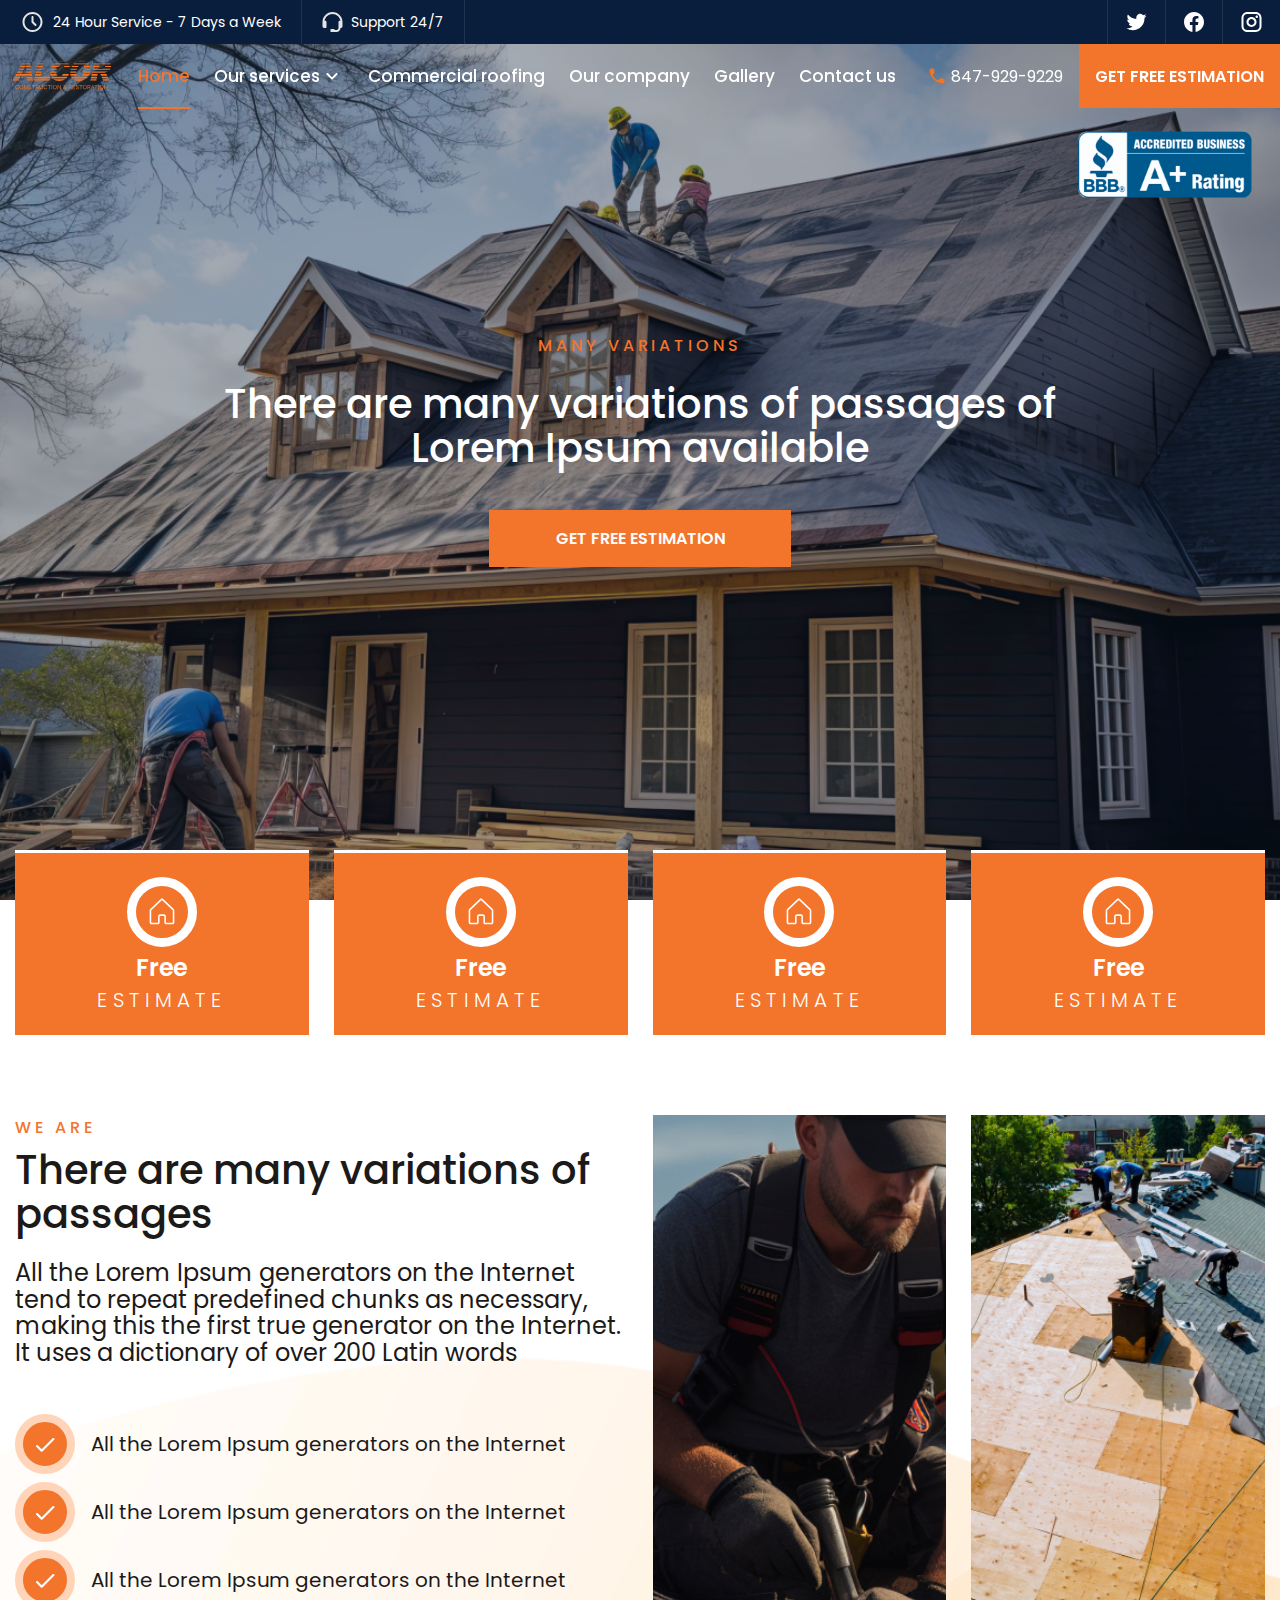
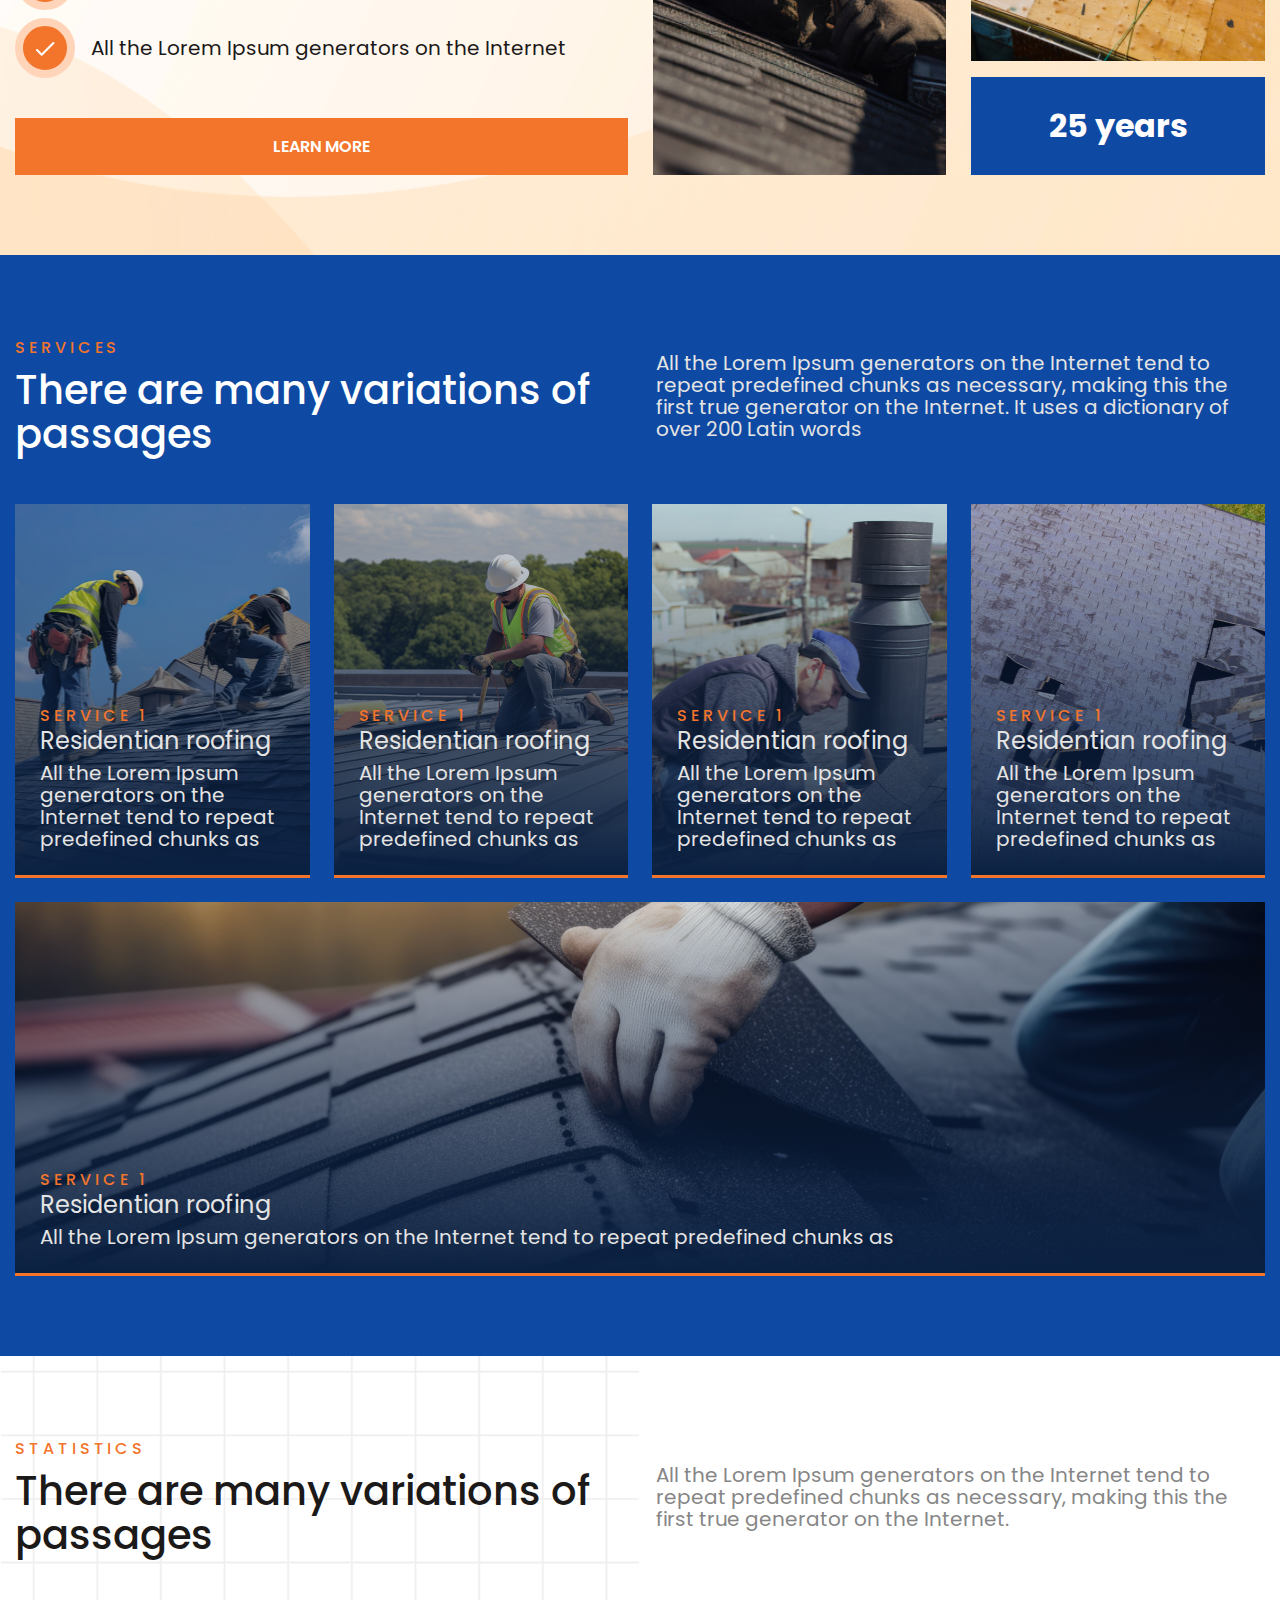
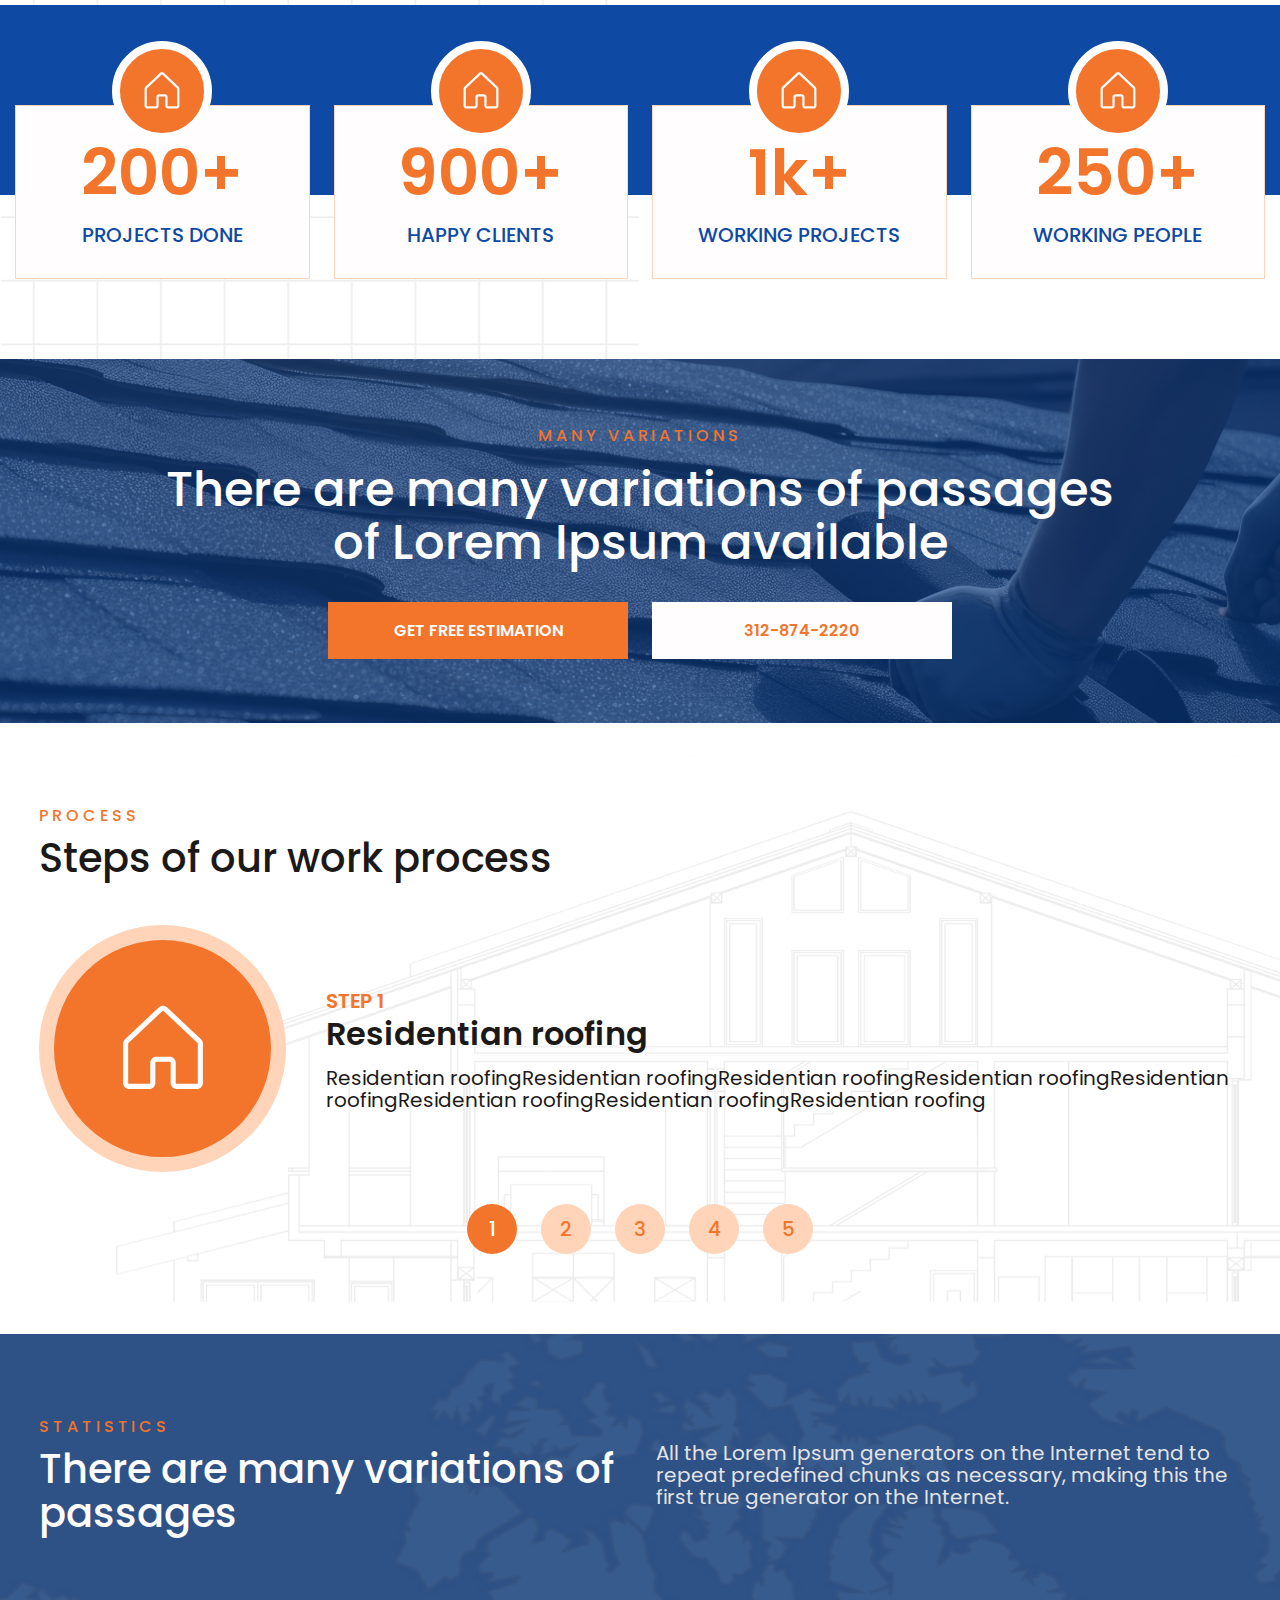
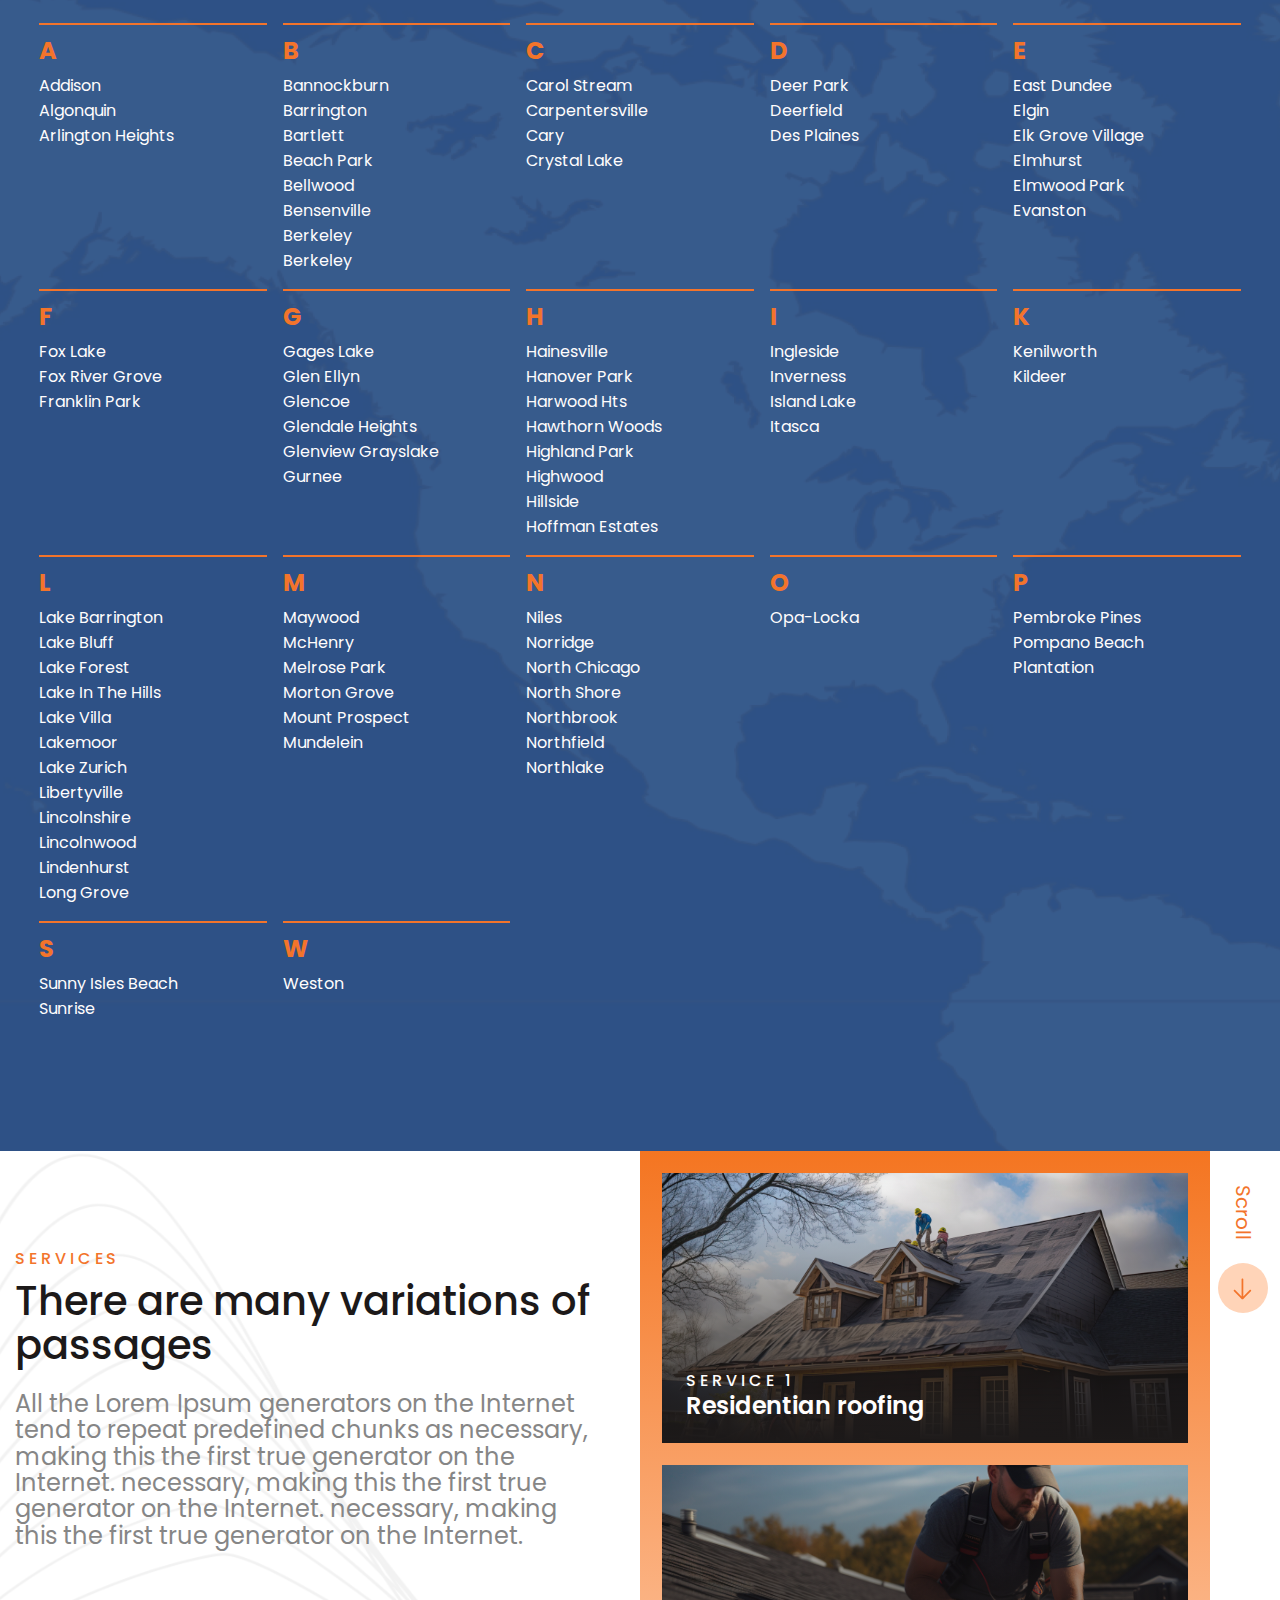
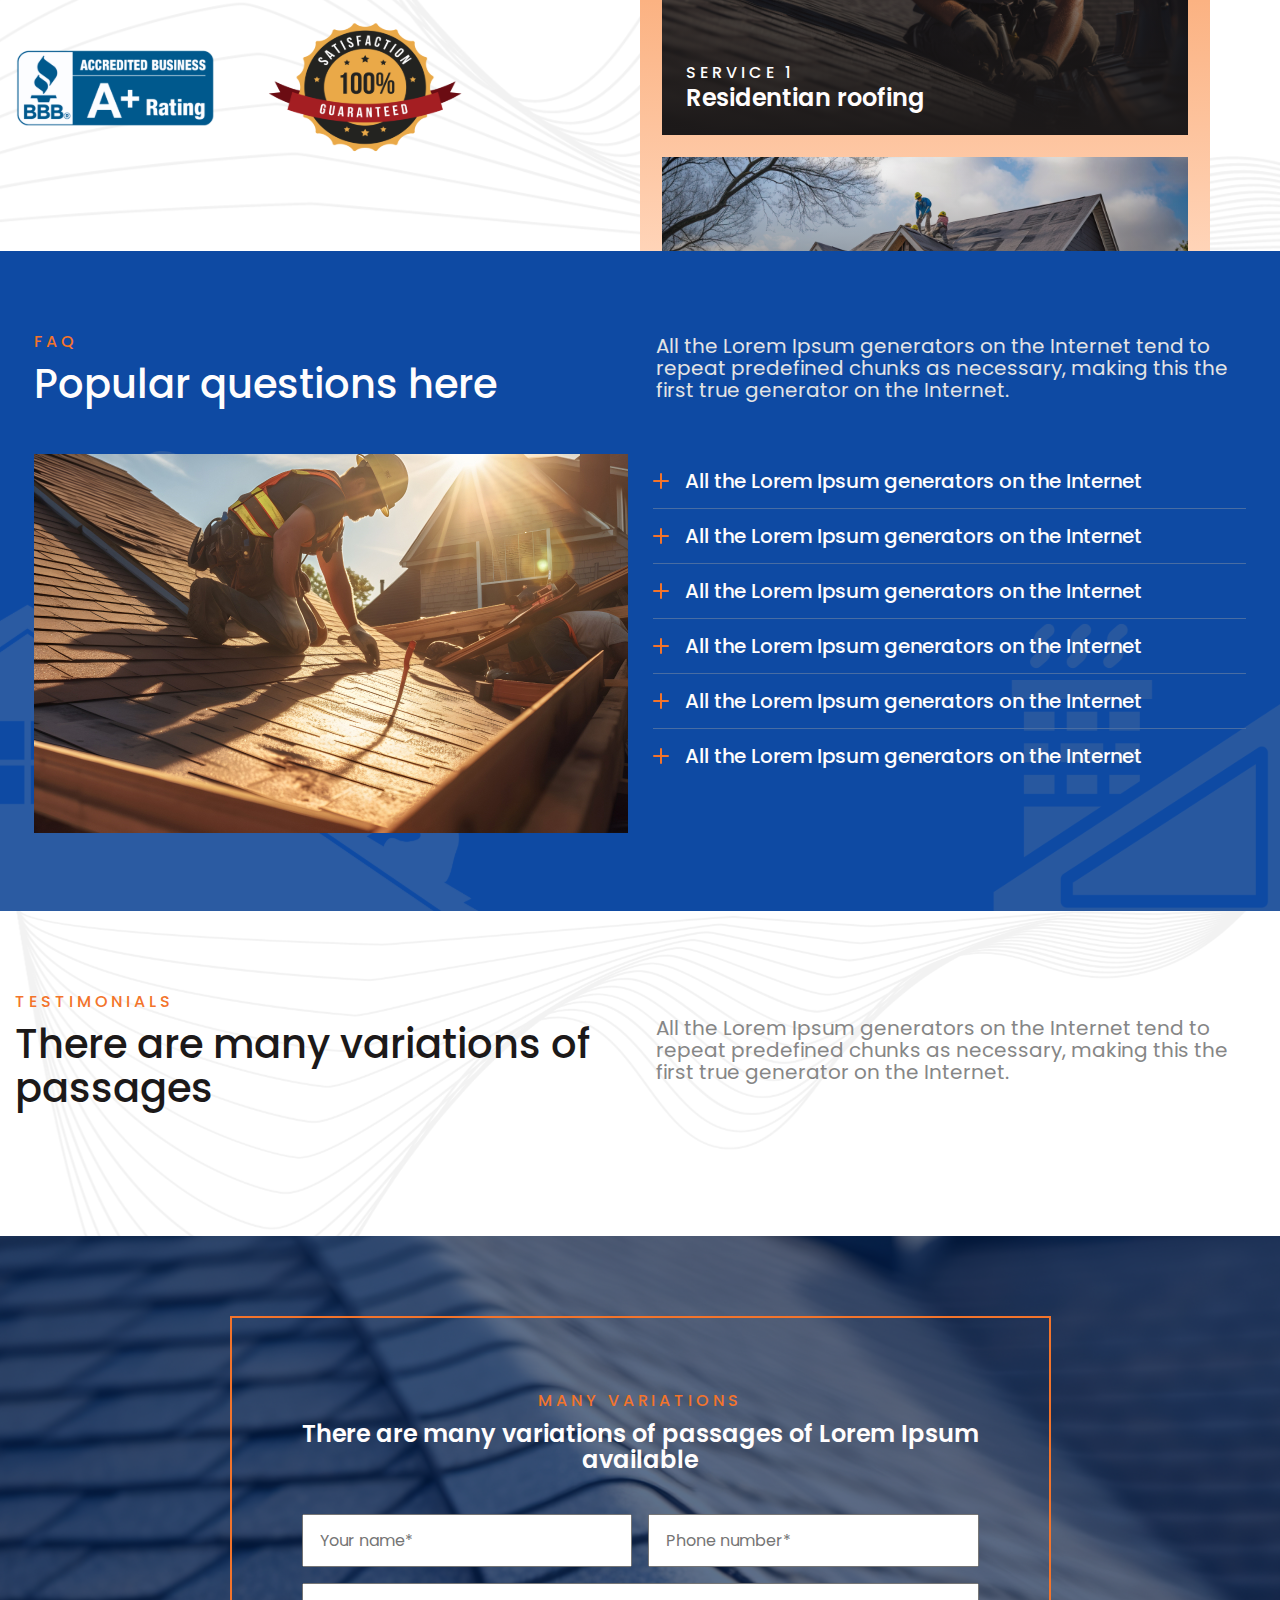
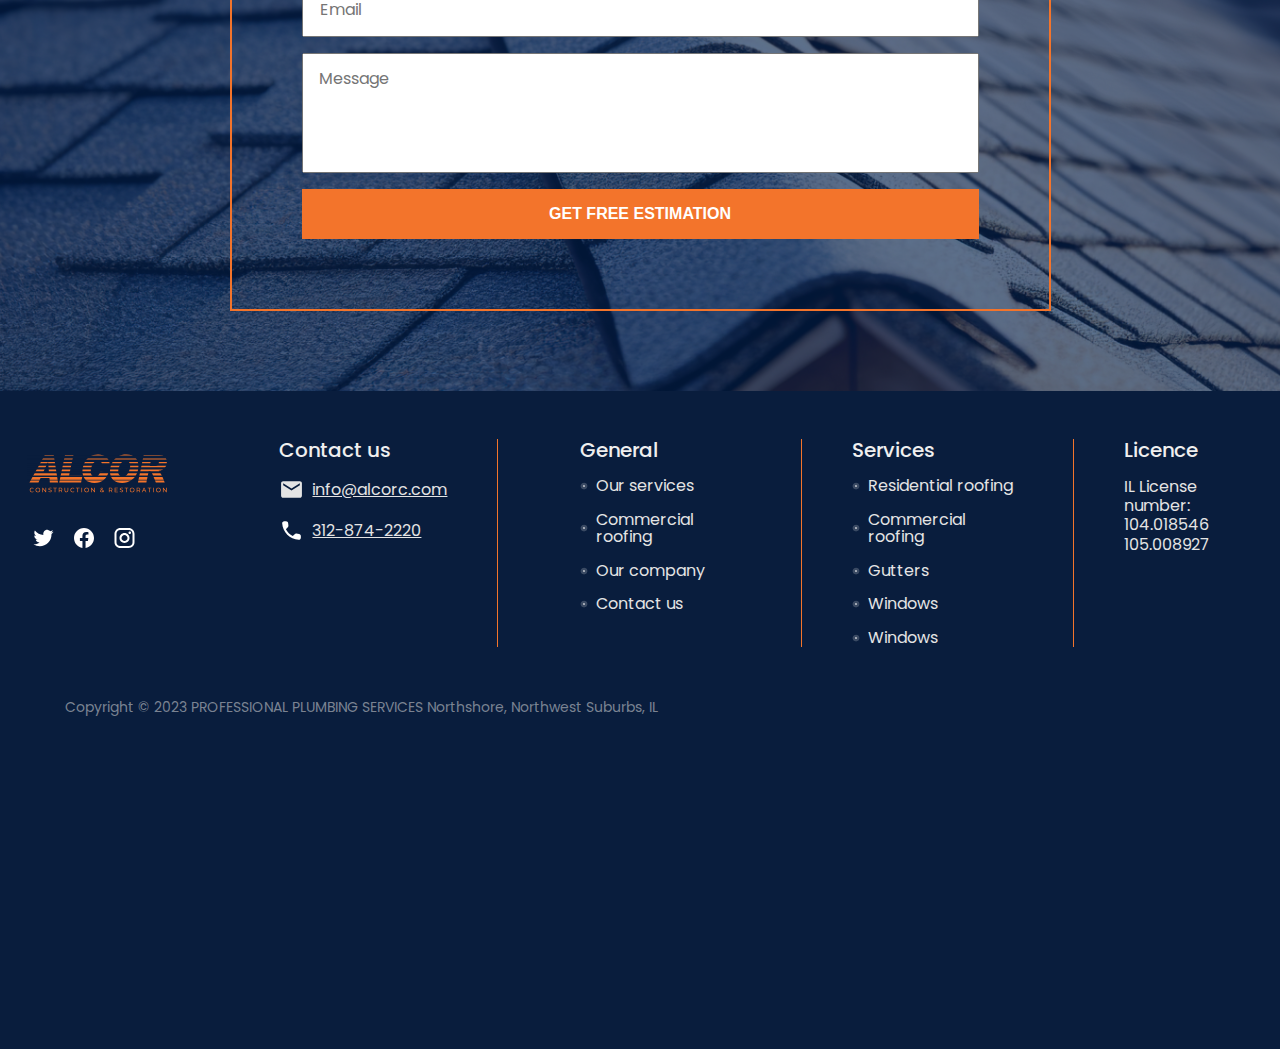
<file: index.html>
<!DOCTYPE html>
<html lang="en">
  <head>
    <meta charset="UTF-8" />
    <meta http-equiv="X-UA-Compatible" content="IE=edge" />
    <meta name="viewport" content="width=device-width, initial-scale=1.0" />
    <title>Roofers</title>
    <link rel="preconnect" href="https://fonts.googleapis.com" />
    <link rel="preconnect" href="https://fonts.gstatic.com" crossorigin />
    <link
      href="https://fonts.googleapis.com/css2?family=Poppins:wght@400;500;600;700&display=swap"
      rel="stylesheet"
    />
    <link rel="stylesheet" href="./css/main.css" />
    <link
      rel="stylesheet"
      href="https://cdn.jsdelivr.net/npm/@fancyapps/ui@5.0/dist/fancybox/fancybox.css"
    />
  </head>
  <body>
    <header class="header zindex">
      <div class="header-banner">
        <div class="left">
          <div class="info">
            <img src="./img/clock.svg" alt="" />
            <p>24 Hour Service - 7 Days a Week</p>
          </div>
          <div class="info">
            <img src="./img/support.svg" alt="" />
            <p>Support 24/7</p>
          </div>
        </div>
        <div class="right">
          <div class="soc-list">
            <a href="" class="soc-link">
              <svg
                xmlns="http://www.w3.org/2000/svg"
                width="25"
                height="24"
                viewBox="0 0 25 24"
                fill="none"
              >
                <path
                  d="M22.5 5.8C21.7483 6.12609 20.9534 6.34166 20.14 6.44C20.9982 5.92732 21.6413 5.12078 21.95 4.17C21.1436 4.65006 20.2608 4.98829 19.34 5.17C18.7245 4.50257 17.905 4.05829 17.0098 3.90685C16.1147 3.7554 15.1945 3.90535 14.3938 4.33319C13.593 4.76102 12.9569 5.44253 12.5852 6.27083C12.2135 7.09914 12.1273 8.02739 12.34 8.91C10.7094 8.82752 9.11444 8.40295 7.65865 7.66386C6.20287 6.92477 4.91885 5.88769 3.89 4.62C3.52914 5.25016 3.33952 5.96382 3.34 6.69C3.33872 7.36438 3.50422 8.02861 3.82176 8.62356C4.13929 9.21851 4.59902 9.72571 5.16 10.1C4.50798 10.0823 3.86989 9.90729 3.3 9.59V9.64C3.30489 10.5849 3.63599 11.4991 4.23731 12.228C4.83864 12.9568 5.67326 13.4556 6.6 13.64C6.24326 13.7486 5.87287 13.8058 5.5 13.81C5.24189 13.807 4.98442 13.7836 4.73 13.74C4.99391 14.5528 5.50462 15.2631 6.19107 15.7722C6.87753 16.2812 7.70558 16.5635 8.56 16.58C7.1172 17.7153 5.33588 18.3349 3.5 18.34C3.16574 18.3411 2.83174 18.3211 2.5 18.28C4.37443 19.4903 6.55881 20.1327 8.79 20.13C10.3297 20.146 11.8571 19.855 13.2831 19.2741C14.7091 18.6931 16.005 17.8339 17.0952 16.7465C18.1854 15.6591 19.048 14.3654 19.6326 12.9409C20.2172 11.5164 20.512 9.98972 20.5 8.45V7.92C21.2847 7.33481 21.9615 6.61742 22.5 5.8Z"
                  fill="white"
                />
              </svg>
            </a>
            <a href="" class="soc-link">
              <svg
                xmlns="http://www.w3.org/2000/svg"
                width="24"
                height="24"
                viewBox="0 0 24 24"
                fill="none"
              >
                <path
                  d="M12 2.04001C6.5 2.04001 2 6.53001 2 12.06C2 17.06 5.66 21.21 10.44 21.96V14.96H7.9V12.06H10.44V9.85001C10.44 7.34001 11.93 5.96001 14.22 5.96001C15.31 5.96001 16.45 6.15001 16.45 6.15001V8.62001H15.19C13.95 8.62001 13.56 9.39001 13.56 10.18V12.06H16.34L15.89 14.96H13.56V21.96C15.9164 21.5879 18.0622 20.3855 19.6099 18.5701C21.1576 16.7546 22.0054 14.4457 22 12.06C22 6.53001 17.5 2.04001 12 2.04001Z"
                  fill="#FFFDFD"
                />
              </svg>
            </a>
            <a href="" class="soc-link">
              <svg
                xmlns="http://www.w3.org/2000/svg"
                width="25"
                height="24"
                viewBox="0 0 25 24"
                fill="none"
              >
                <path
                  d="M8.3 2H16.7C19.9 2 22.5 4.6 22.5 7.8V16.2C22.5 17.7383 21.8889 19.2135 20.8012 20.3012C19.7135 21.3889 18.2383 22 16.7 22H8.3C5.1 22 2.5 19.4 2.5 16.2V7.8C2.5 6.26174 3.11107 4.78649 4.19878 3.69878C5.28649 2.61107 6.76174 2 8.3 2ZM8.1 4C7.14522 4 6.22955 4.37928 5.55442 5.05442C4.87928 5.72955 4.5 6.64522 4.5 7.6V16.4C4.5 18.39 6.11 20 8.1 20H16.9C17.8548 20 18.7705 19.6207 19.4456 18.9456C20.1207 18.2705 20.5 17.3548 20.5 16.4V7.6C20.5 5.61 18.89 4 16.9 4H8.1ZM17.75 5.5C18.0815 5.5 18.3995 5.6317 18.6339 5.86612C18.8683 6.10054 19 6.41848 19 6.75C19 7.08152 18.8683 7.39946 18.6339 7.63388C18.3995 7.8683 18.0815 8 17.75 8C17.4185 8 17.1005 7.8683 16.8661 7.63388C16.6317 7.39946 16.5 7.08152 16.5 6.75C16.5 6.41848 16.6317 6.10054 16.8661 5.86612C17.1005 5.6317 17.4185 5.5 17.75 5.5ZM12.5 7C13.8261 7 15.0979 7.52678 16.0355 8.46447C16.9732 9.40215 17.5 10.6739 17.5 12C17.5 13.3261 16.9732 14.5979 16.0355 15.5355C15.0979 16.4732 13.8261 17 12.5 17C11.1739 17 9.90215 16.4732 8.96447 15.5355C8.02678 14.5979 7.5 13.3261 7.5 12C7.5 10.6739 8.02678 9.40215 8.96447 8.46447C9.90215 7.52678 11.1739 7 12.5 7ZM12.5 9C11.7044 9 10.9413 9.31607 10.3787 9.87868C9.81607 10.4413 9.5 11.2044 9.5 12C9.5 12.7956 9.81607 13.5587 10.3787 14.1213C10.9413 14.6839 11.7044 15 12.5 15C13.2956 15 14.0587 14.6839 14.6213 14.1213C15.1839 13.5587 15.5 12.7956 15.5 12C15.5 11.2044 15.1839 10.4413 14.6213 9.87868C14.0587 9.31607 13.2956 9 12.5 9Z"
                  fill="white"
                />
              </svg>
            </a>
          </div>
        </div>
      </div>
      <div class="container">
        <div class="header-body">
          <a class="logo"> <img src="./img/logo.svg" alt="" /> </a>
          <nav class="header-nav">
            <div class="top-mobile">
              <a class="logo"> <img src="./img/logo.svg" alt="" /> </a>
              <div class="close-menu">
                <img src="./img/burger.svg" alt="" />
              </div>
            </div>
            <ul class="nav-list">
              <li class="nav-item current">
                <a href="index.html" class="nav-link">Home</a>
              </li>
              <li class="nav-item">
                <p class="nav-link">
                  Our services
                  <svg
                    xmlns="http://www.w3.org/2000/svg"
                    width="24"
                    height="24"
                    viewBox="0 0 24 24"
                    fill="none"
                  >
                    <path
                      d="M15.88 9.29001L12 13.17L8.11999 9.29001C8.02741 9.19742 7.9175 9.12399 7.79653 9.07388C7.67557 9.02378 7.54592 8.99799 7.41499 8.99799C7.28406 8.99799 7.15441 9.02378 7.03345 9.07388C6.91248 9.12399 6.80257 9.19742 6.70999 9.29001C6.61741 9.38259 6.54397 9.4925 6.49386 9.61346C6.44376 9.73443 6.41797 9.86408 6.41797 9.99501C6.41797 10.1259 6.44376 10.2556 6.49386 10.3765C6.54397 10.4975 6.61741 10.6074 6.70999 10.7L11.3 15.29C11.69 15.68 12.32 15.68 12.71 15.29L17.3 10.7C17.3927 10.6075 17.4662 10.4976 17.5164 10.3766C17.5666 10.2557 17.5924 10.126 17.5924 9.99501C17.5924 9.86404 17.5666 9.73436 17.5164 9.61338C17.4662 9.49241 17.3927 9.38252 17.3 9.29001C16.91 8.91001 16.27 8.90001 15.88 9.29001Z"
                      fill="#FFFDFD"
                    />
                  </svg>
                </p>

                <ul class="sub-menu">
                  <li class="sub-menu-item">
                    <a href="servicePage.html">Residential roofing</a>
                  </li>
                  <li class="sub-menu-item">
                    <a href="servicePage.html">Commercial roofing</a>
                  </li>
                  <li class="sub-menu-item">
                    <a href="servicePage.html">Gutters</a>
                  </li>
                  <li class="sub-menu-item">
                    <a href="servicePage.html">Windows</a>
                  </li>
                  <li class="sub-menu-item">
                    <a href="servicePage.html">Mitigation</a>
                  </li>
                </ul>
              </li>
              <li class="nav-item">
                <a href="commercial.html" class="nav-link"
                  >Commercial roofing</a
                >
              </li>
              <li class="nav-item">
                <a href="aboutUs.html" class="nav-link">Our company</a>
              </li>
              <li class="nav-item">
                <a href="galleryPage.html" class="nav-link">Gallery</a>
              </li>
              <li class="nav-item">
                <a href="contactPage.html" class="nav-link">Contact us</a>
              </li>
            </ul>
            <div class="bottom-mobile">
              <div class="soc-list">
                <a href="" class="soc-link">
                  <svg
                    xmlns="http://www.w3.org/2000/svg"
                    width="25"
                    height="24"
                    viewBox="0 0 25 24"
                    fill="none"
                  >
                    <path
                      d="M22.5 5.8C21.7483 6.12609 20.9534 6.34166 20.14 6.44C20.9982 5.92732 21.6413 5.12078 21.95 4.17C21.1436 4.65006 20.2608 4.98829 19.34 5.17C18.7245 4.50257 17.905 4.05829 17.0098 3.90685C16.1147 3.7554 15.1945 3.90535 14.3938 4.33319C13.593 4.76102 12.9569 5.44253 12.5852 6.27083C12.2135 7.09914 12.1273 8.02739 12.34 8.91C10.7094 8.82752 9.11444 8.40295 7.65865 7.66386C6.20287 6.92477 4.91885 5.88769 3.89 4.62C3.52914 5.25016 3.33952 5.96382 3.34 6.69C3.33872 7.36438 3.50422 8.02861 3.82176 8.62356C4.13929 9.21851 4.59902 9.72571 5.16 10.1C4.50798 10.0823 3.86989 9.90729 3.3 9.59V9.64C3.30489 10.5849 3.63599 11.4991 4.23731 12.228C4.83864 12.9568 5.67326 13.4556 6.6 13.64C6.24326 13.7486 5.87287 13.8058 5.5 13.81C5.24189 13.807 4.98442 13.7836 4.73 13.74C4.99391 14.5528 5.50462 15.2631 6.19107 15.7722C6.87753 16.2812 7.70558 16.5635 8.56 16.58C7.1172 17.7153 5.33588 18.3349 3.5 18.34C3.16574 18.3411 2.83174 18.3211 2.5 18.28C4.37443 19.4903 6.55881 20.1327 8.79 20.13C10.3297 20.146 11.8571 19.855 13.2831 19.2741C14.7091 18.6931 16.005 17.8339 17.0952 16.7465C18.1854 15.6591 19.048 14.3654 19.6326 12.9409C20.2172 11.5164 20.512 9.98972 20.5 8.45V7.92C21.2847 7.33481 21.9615 6.61742 22.5 5.8Z"
                      fill="white"
                    />
                  </svg>
                </a>
                <a href="" class="soc-link">
                  <svg
                    xmlns="http://www.w3.org/2000/svg"
                    width="24"
                    height="24"
                    viewBox="0 0 24 24"
                    fill="none"
                  >
                    <path
                      d="M12 2.04001C6.5 2.04001 2 6.53001 2 12.06C2 17.06 5.66 21.21 10.44 21.96V14.96H7.9V12.06H10.44V9.85001C10.44 7.34001 11.93 5.96001 14.22 5.96001C15.31 5.96001 16.45 6.15001 16.45 6.15001V8.62001H15.19C13.95 8.62001 13.56 9.39001 13.56 10.18V12.06H16.34L15.89 14.96H13.56V21.96C15.9164 21.5879 18.0622 20.3855 19.6099 18.5701C21.1576 16.7546 22.0054 14.4457 22 12.06C22 6.53001 17.5 2.04001 12 2.04001Z"
                      fill="#FFFDFD"
                    />
                  </svg>
                </a>
                <a href="" class="soc-link">
                  <svg
                    xmlns="http://www.w3.org/2000/svg"
                    width="25"
                    height="24"
                    viewBox="0 0 25 24"
                    fill="none"
                  >
                    <path
                      d="M8.3 2H16.7C19.9 2 22.5 4.6 22.5 7.8V16.2C22.5 17.7383 21.8889 19.2135 20.8012 20.3012C19.7135 21.3889 18.2383 22 16.7 22H8.3C5.1 22 2.5 19.4 2.5 16.2V7.8C2.5 6.26174 3.11107 4.78649 4.19878 3.69878C5.28649 2.61107 6.76174 2 8.3 2ZM8.1 4C7.14522 4 6.22955 4.37928 5.55442 5.05442C4.87928 5.72955 4.5 6.64522 4.5 7.6V16.4C4.5 18.39 6.11 20 8.1 20H16.9C17.8548 20 18.7705 19.6207 19.4456 18.9456C20.1207 18.2705 20.5 17.3548 20.5 16.4V7.6C20.5 5.61 18.89 4 16.9 4H8.1ZM17.75 5.5C18.0815 5.5 18.3995 5.6317 18.6339 5.86612C18.8683 6.10054 19 6.41848 19 6.75C19 7.08152 18.8683 7.39946 18.6339 7.63388C18.3995 7.8683 18.0815 8 17.75 8C17.4185 8 17.1005 7.8683 16.8661 7.63388C16.6317 7.39946 16.5 7.08152 16.5 6.75C16.5 6.41848 16.6317 6.10054 16.8661 5.86612C17.1005 5.6317 17.4185 5.5 17.75 5.5ZM12.5 7C13.8261 7 15.0979 7.52678 16.0355 8.46447C16.9732 9.40215 17.5 10.6739 17.5 12C17.5 13.3261 16.9732 14.5979 16.0355 15.5355C15.0979 16.4732 13.8261 17 12.5 17C11.1739 17 9.90215 16.4732 8.96447 15.5355C8.02678 14.5979 7.5 13.3261 7.5 12C7.5 10.6739 8.02678 9.40215 8.96447 8.46447C9.90215 7.52678 11.1739 7 12.5 7ZM12.5 9C11.7044 9 10.9413 9.31607 10.3787 9.87868C9.81607 10.4413 9.5 11.2044 9.5 12C9.5 12.7956 9.81607 13.5587 10.3787 14.1213C10.9413 14.6839 11.7044 15 12.5 15C13.2956 15 14.0587 14.6839 14.6213 14.1213C15.1839 13.5587 15.5 12.7956 15.5 12C15.5 11.2044 15.1839 10.4413 14.6213 9.87868C14.0587 9.31607 13.2956 9 12.5 9Z"
                      fill="white"
                    />
                  </svg>
                </a>
              </div>
              <a href="#" class="btn">Get free estimation</a>
            </div>
          </nav>
          <div class="right">
            <a href="tel:8479299229" class="tel"
              ><img src="./img/phone.svg" alt="" /> 847-929-9229</a
            >
            <a href="#" class="btn">Get free estimation</a>
            <div class="header-burger">
              <img src="./img/burger.svg" alt="" />
            </div>
          </div>
        </div>
      </div>
    </header>
    <main class="home-hero">
      <img src="./img/sertif.svg" alt="" class="sertif" />
      <div class="hero-slider">
        <div class="hero-slide"><img src="./img/hero1.jpeg" alt="" /></div>
        <div class="hero-slide"><img src="./img/hero2.jpeg" alt="" /></div>
      </div>
      <div class="container">
        <div class="card">
          <p class="section-subtitle">many variations</p>
          <h1 class="section-title">
            There are many variations of passages of Lorem Ipsum available
          </h1>
          <a class="btn">Get free estimation</a>
        </div>
      </div>
    </main>
    <section class="advantages">
      <div class="container">
        <ul class="advsntages-list">
          <li class="advantages-item">
            <div class="icon">
              <img src="./img/house.svg" alt="" />
            </div>
            <p class="item-title">Free</p>
            <p class="description">estimate</p>
          </li>
          <li class="advantages-item">
            <div class="icon">
              <img src="./img/house.svg" alt="" />
            </div>
            <p class="item-title">Free</p>
            <p class="description">estimate</p>
          </li>
          <li class="advantages-item">
            <div class="icon">
              <img src="./img/house.svg" alt="" />
            </div>
            <p class="item-title">Free</p>
            <p class="description">estimate</p>
          </li>
          <li class="advantages-item">
            <div class="icon">
              <img src="./img/house.svg" alt="" />
            </div>
            <p class="item-title">Free</p>
            <p class="description">estimate</p>
          </li>
        </ul>
      </div>
    </section>
    <section class="weAre" style="background-image: url('./img/weAreBack.svg')">
      <div class="container">
        <div class="left">
          <p class="section-subtitle">we are</p>
          <h2 class="section-title">There are many variations of passages</h2>
          <p class="section-main">
            All the Lorem Ipsum generators on the Internet tend to repeat
            predefined chunks as necessary, making this the first true generator
            on the Internet. It uses a dictionary of over 200 Latin words
          </p>

          <ul class="list">
            <li class="item">
              <div class="icon">
                <img src="./img/done.svg" alt="" />
              </div>
              <p class="text">All the Lorem Ipsum generators on the Internet</p>
            </li>
            <li class="item">
              <div class="icon">
                <img src="./img/done.svg" alt="" />
              </div>
              <p class="text">All the Lorem Ipsum generators on the Internet</p>
            </li>
            <li class="item">
              <div class="icon">
                <img src="./img/done.svg" alt="" />
              </div>
              <p class="text">All the Lorem Ipsum generators on the Internet</p>
            </li>
            <li class="item">
              <div class="icon">
                <img src="./img/done.svg" alt="" />
              </div>
              <p class="text">All the Lorem Ipsum generators on the Internet</p>
            </li>
          </ul>

          <a href="#" class="btn">learn more</a>
        </div>
        <div class="right">
          <div
            class="col col1"
            style="background-image: url(./img/hero2.jpeg)"
          ></div>
          <div class="col col2">
            <div
              class="img"
              style="background-image: url(./img/roofWorks.jpeg); height: 100%"
            ></div>
            <div class="experience">25 years</div>
          </div>
        </div>
      </div>
    </section>
    <section class="services">
      <div class="container">
        <div class="top">
          <div class="left">
            <p class="section-subtitle">services</p>
            <h2 class="section-title">There are many variations of passages</h2>
          </div>
          <div class="right">
            <p class="text">
              All the Lorem Ipsum generators on the Internet tend to repeat
              predefined chunks as necessary, making this the first true
              generator on the Internet. It uses a dictionary of over 200 Latin
              words
            </p>
          </div>
        </div>
        <div class="services-list">
          <a
            href="#"
            class="services-item"
            style="background-image: url('./img/service1.jpeg')"
          >
            <div class="card">
              <p class="section-subtitle">SERVICE 1</p>
              <p class="section-main">Residentian roofing</p>
              <p class="text">
                All the Lorem Ipsum generators on the Internet tend to repeat
                predefined chunks as
              </p>
            </div>
          </a>
          <a
            href="#"
            class="services-item"
            style="background-image: url('./img/service2.jpeg')"
          >
            <div class="card">
              <p class="section-subtitle">SERVICE 1</p>
              <p class="section-main">Residentian roofing</p>
              <p class="text">
                All the Lorem Ipsum generators on the Internet tend to repeat
                predefined chunks as
              </p>
            </div>
          </a>
          <a
            href="#"
            class="services-item"
            style="background-image: url('./img/service3.jpeg')"
          >
            <div class="card">
              <p class="section-subtitle">SERVICE 1</p>
              <p class="section-main">Residentian roofing</p>
              <p class="text">
                All the Lorem Ipsum generators on the Internet tend to repeat
                predefined chunks as
              </p>
            </div>
          </a>
          <a
            href="#"
            class="services-item"
            style="background-image: url('./img/service4.jpeg')"
          >
            <div class="card">
              <p class="section-subtitle">SERVICE 1</p>
              <p class="section-main">Residentian roofing</p>
              <p class="text">
                All the Lorem Ipsum generators on the Internet tend to repeat
                predefined chunks as
              </p>
            </div>
          </a>
          <a
            href="#"
            class="services-item"
            style="background-image: url('./img/service5.jpeg')"
          >
            <div class="card">
              <p class="section-subtitle">SERVICE 1</p>
              <p class="section-main">Residentian roofing</p>
              <p class="text">
                All the Lorem Ipsum generators on the Internet tend to repeat
                predefined chunks as
              </p>
            </div>
          </a>
        </div>
        <div class="slider-navigation">
          <div class="prev but"><img src="./img/prev.svg" alt="" /></div>
          <div class="next but"><img src="./img/next.svg" alt="" /></div>
        </div>
      </div>
    </section>
    <section class="statistics">
      <img src="./img/cells.svg" alt="" class="back" />
      <div class="container">
        <div class="top">
          <div class="left">
            <p class="section-subtitle">Statistics</p>
            <h2 class="section-title">There are many variations of passages</h2>
          </div>
          <div class="right">
            <p class="text">
              All the Lorem Ipsum generators on the Internet tend to repeat
              predefined chunks as necessary, making this the first true
              generator on the Internet.
            </p>
          </div>
        </div>
      </div>
      <div class="line"></div>
      <div class="container">
        <div class="stat-list">
          <div class="stat-item">
            <div class="icom">
              <img src="./img/house.svg" alt="" />
            </div>
            <div class="num">200+</div>
            <p class="name">Projects done</p>
          </div>
          <div class="stat-item">
            <div class="icom">
              <img src="./img/house.svg" alt="" />
            </div>
            <div class="num">900+</div>
            <p class="name">Happy clients</p>
          </div>
          <div class="stat-item">
            <div class="icom">
              <img src="./img/house.svg" alt="" />
            </div>
            <div class="num">1k+</div>
            <p class="name">Working projects</p>
          </div>
          <div class="stat-item">
            <div class="icom">
              <img src="./img/house.svg" alt="" />
            </div>
            <div class="num">250+</div>
            <p class="name">Working people</p>
          </div>
        </div>
      </div>
    </section>
    <section
      class="callToAction"
      style="background-image: url('./img/callToAction.jpeg')"
    >
      <div class="wrapper">
        <div class="container">
          <p class="section-subtitle">many variations</p>
          <h2 class="section-title">
            There are many variations of passages of Lorem Ipsum available
          </h2>
          <div class="buttons">
            <a href="#" class="btn">Get free estimation</a>
            <a href="tel:3128742220" class="btn tel">312-874-2220</a>
          </div>
        </div>
      </div>
    </section>
    <section
      class="process"
      style="background-image: url('./img/backHouse.svg')"
    >
      <div class="container">
        <p class="section-subtitle">process</p>
        <h2 class="section-title">Steps of our work process</h2>
        <div class="process-slider">
          <div class="process-slide">
            <div class="icon"><img src="./img/house.svg" alt="" /></div>
            <div class="card">
              <p class="step">step 1</p>
              <div class="title">Residentian roofing</div>
              <p class="text">
                Residentian roofingResidentian roofingResidentian
                roofingResidentian roofingResidentian roofingResidentian
                roofingResidentian roofingResidentian roofing
              </p>
            </div>
          </div>
          <div class="process-slide">
            <div class="icon"><img src="./img/done.svg" alt="" /></div>
            <div class="card">
              <p class="step">step 2</p>
              <div class="title">Residentian roofing</div>
              <p class="text">
                Lorem ipsum dolor sit amet consectetur adipisicing elit. Quae
                itaque, iure possimus officiis id rem, repellendus recusandae
                delectus, natus alias fugiat necessitatibus.
              </p>
            </div>
          </div>
          <div class="process-slide">
            <div class="icon"><img src="./img/house.svg" alt="" /></div>
            <div class="card">
              <p class="step">step 3</p>
              <div class="title">Residentian roofing</div>
              <p class="text">
                Residentian roofingResidentian roofingResidentian
                roofingResidentian roofingResidentian roofingResidentian
                roofingResidentian roofingResidentian roofing
              </p>
            </div>
          </div>
          <div class="process-slide">
            <div class="icon"><img src="./img/done.svg" alt="" /></div>
            <div class="card">
              <p class="step">step 1</p>
              <div class="title">Residentian roofing</div>
              <p class="text">
                Lorem ipsum dolor, sit amet consectetur adipisicing elit.
                Pariatur ut dignissimos assumenda, nam enim, id obcaecati
                dolorum, dolorem est eligendi eos corrupti beatae accusamus
                cupiditate. Magni omnis rem consequuntur voluptas!
              </p>
            </div>
          </div>
          <div class="process-slide">
            <div class="icon"><img src="./img/house.svg" alt="" /></div>
            <div class="card">
              <p class="step">step 1</p>
              <div class="title">Residentian roofing</div>
              <p class="text">
                Residentian roofingResidentian roofingResidentian
                roofingResidentian roofingResidentian roofingResidentian
                roofingResidentian roofingResidentian roofing
              </p>
            </div>
          </div>
        </div>
      </div>
    </section>
    <section class="local" style="background-image: url('./img/map.jpeg')">
      <div class="wrapper">
        <div class="container">
          <div class="top">
            <div class="left">
              <p class="section-subtitle">Statistics</p>
              <h2 class="section-title">
                There are many variations of passages
              </h2>
            </div>
            <div class="right">
              <p class="text">
                All the Lorem Ipsum generators on the Internet tend to repeat
                predefined chunks as necessary, making this the first true
                generator on the Internet.
              </p>
            </div>
          </div>
          <div class="local-card">
            <ul class="local-list">
              <li class="local-item">
                <h3 class="local-title-letter">A</h3>
                <a href="locationPage.html" class="place">Addison</a>
                <a href="locationPage.html" class="place">Algonquin</a>
                <a href="locationPage.html" class="place">Arlington Heights</a>
              </li>
              <li class="local-item">
                <h3 class="local-title-letter">B</h3>
                <a href="locationPage.html" class="place">Bannockburn</a>
                <a href="locationPage.html" class="place">Barrington</a>
                <a href="locationPage.html" class="place">Bartlett</a>
                <a href="locationPage.html" class="place">Beach Park</a>
                <a href="locationPage.html" class="place">Bellwood</a>
                <a href="locationPage.html" class="place">Bensenville</a>
                <a href="locationPage.html" class="place">Berkeley</a>
                <a href="locationPage.html" class="place">Berkeley</a>
              </li>
              <li class="local-item">
                <h3 class="local-title-letter">C</h3>
                <a href="locationPage.html" class="place">Carol Stream</a>
                <a href="locationPage.html" class="place">Carpentersville</a>
                <a href="locationPage.html" class="place">Cary</a>
                <a href="locationPage.html" class="place">Crystal Lake</a>
              </li>
              <li class="local-item">
                <h3 class="local-title-letter">D</h3>
                <a href="locationPage.html" class="place">Deer Park​</a>
                <a href="locationPage.html" class="place">Deerfield</a>
                <a href="locationPage.html" class="place">Des Plaines</a>
              </li>
              <li class="local-item">
                <h3 class="local-title-letter">E</h3>
                <a href="locationPage.html" class="place">East Dundee</a>
                <a href="locationPage.html" class="place">Elgin</a>
                <a href="locationPage.html" class="place">Elk Grove Village</a>
                <a href="locationPage.html" class="place">Elmhurst</a>
                <a href="locationPage.html" class="place">Elmwood Park</a>
                <a href="locationPage.html" class="place">Evanston</a>
              </li>
              <li class="local-item">
                <h3 class="local-title-letter">F</h3>
                <a href="locationPage.html" class="place">Fox Lake</a>
                <a href="locationPage.html" class="place">Fox River Grove</a>
                <a href="locationPage.html" class="place">Franklin Park</a>
              </li>
              <li class="local-item">
                <h3 class="local-title-letter">G</h3>
                <a href="locationPage.html" class="place">Gages Lake</a>
                <a href="locationPage.html" class="place">Glen Ellyn </a>
                <a href="locationPage.html" class="place">Glencoe </a>
                <a href="locationPage.html" class="place">Glendale Heights </a>
                <a href="locationPage.html" class="place"
                  >Glenview Grayslake
                </a>
                <a href="locationPage.html" class="place">Gurnee</a>
              </li>
              <li class="local-item">
                <h3 class="local-title-letter">H</h3>
                <a href="locationPage.html" class="place">Hainesville</a>
                <a href="locationPage.html" class="place">Hanover Park</a>
                <a href="locationPage.html" class="place">Harwood Hts</a>
                <a href="locationPage.html" class="place">Hawthorn Woods</a>
                <a href="locationPage.html" class="place">Highland Park</a>
                <a href="locationPage.html" class="place">Highwood</a>
                <a href="locationPage.html" class="place">Hillside</a>
                <a href="locationPage.html" class="place">Hoffman Estates</a>
              </li>
              <li class="local-item">
                <h3 class="local-title-letter">I</h3>
                <a href="locationPage.html" class="place">Ingleside</a>
                <a href="locationPage.html" class="place">Inverness</a>
                <a href="locationPage.html" class="place">Island Lake</a>
                <a href="locationPage.html" class="place">Itasca</a>
              </li>
              <li class="local-item">
                <h3 class="local-title-letter">K</h3>
                <a href="locationPage.html" class="place">Kenilworth</a>
                <a href="locationPage.html" class="place">Kildeer</a>
              </li>
              <li class="local-item">
                <h3 class="local-title-letter">L</h3>
                <a href="locationPage.html" class="place">Lake Barrington</a>
                <a href="locationPage.html" class="place">Lake Bluff</a>
                <a href="locationPage.html" class="place">Lake Forest</a>
                <a href="locationPage.html" class="place">Lake In The Hills</a>
                <a href="locationPage.html" class="place">Lake Villa</a>
                <a href="locationPage.html" class="place">Lakemoor</a>
                <a href="locationPage.html" class="place">Lake Zurich</a>
                <a href="locationPage.html" class="place">Libertyville</a>
                <a href="locationPage.html" class="place">Lincolnshire</a>
                <a href="locationPage.html" class="place">Lincolnwood</a>
                <a href="locationPage.html" class="place">Lindenhurst</a>
                <a href="locationPage.html" class="place">Long Grove</a>
              </li>

              <li class="local-item">
                <h3 class="local-title-letter">M</h3>
                <a href="locationPage.html" class="place">Maywood</a>
                <a href="locationPage.html" class="place">McHenry</a>
                <a href="locationPage.html" class="place">Melrose Park</a>
                <a href="locationPage.html" class="place">Morton Grove</a>
                <a href="locationPage.html" class="place">Mount Prospect </a>
                <a href="locationPage.html" class="place">Mundelein</a>
              </li>
              <li class="local-item">
                <h3 class="local-title-letter">N</h3>
                <a href="locationPage.html" class="place">Niles</a>
                <a href="locationPage.html" class="place">Norridge</a>
                <a href="locationPage.html" class="place">North Chicago</a>
                <a href="locationPage.html" class="place">North Shore</a>
                <a href="locationPage.html" class="place">Northbrook</a>
                <a href="locationPage.html" class="place">Northfield</a>
                <a href="locationPage.html" class="place">Northlake</a>
              </li>
              <li class="local-item">
                <h3 class="local-title-letter">O</h3>
                <a href="locationPage.html" class="place">Opa-Locka</a>
              </li>
              <li class="local-item">
                <h3 class="local-title-letter">P</h3>
                <a href="locationPage.html" class="place">Pembroke Pines</a>
                <a href="locationPage.html" class="place">Pompano Beach</a>
                <a href="locationPage.html" class="place">Plantation</a>
              </li>

              <li class="local-item">
                <h3 class="local-title-letter">S</h3>
                <a href="locationPage.html" class="place">Sunny Isles Beach</a>
                <a href="locationPage.html" class="place">Sunrise</a>
              </li>

              <li class="local-item">
                <h3 class="local-title-letter">W</h3>
                <a href="locationPage.html" class="place">Weston</a>
              </li>
            </ul>
          </div>
        </div>
      </div>
    </section>
    <section
      class="service-slider"
      style="background-image: url('./img/serviceBack.svg')"
    >
      <div class="container">
        <div class="left">
          <p class="section-subtitle">services</p>
          <h2 class="section-title">There are many variations of passages</h2>
          <p class="section-main">
            All the Lorem Ipsum generators on the Internet tend to repeat
            predefined chunks as necessary, making this the first true generator
            on the Internet. necessary, making this the first true generator on
            the Internet. necessary, making this the first true generator on the
            Internet.
          </p>
          <div class="honors">
            <img src="./img/sertif.svg" alt="" />
            <img src="./img/guaranteed.svg" alt="" />
          </div>
        </div>
        <div class="rigth">
          <div class="serviceScroll">
            <a
              href="servicePage.html"
              class="services-item"
              style="background-image: url('./img/hero1.jpeg')"
            >
              <div class="wrapper">
                <div class="section-subtitle">service 1</div>
                <p class="item-title">Residentian roofing</p>
              </div>
            </a>
            <a
              href="servicePage.html"
              class="services-item"
              style="background-image: url('./img/hero2.jpeg')"
            >
              <div class="wrapper">
                <div class="section-subtitle">service 1</div>
                <p class="item-title">Residentian roofing</p>
              </div>
            </a>
            <a
              href="servicePage.html"
              class="services-item"
              style="background-image: url('./img/hero1.jpeg')"
            >
              <div class="wrapper">
                <div class="section-subtitle">service 1</div>
                <p class="item-title">Residentian roofing</p>
              </div>
            </a>
            <a
              href="servicePage.html"
              class="services-item"
              style="background-image: url('./img/hero1.jpeg')"
            >
              <div class="wrapper">
                <div class="section-subtitle">service 1</div>
                <p class="item-title">Residentian roofing</p>
              </div>
            </a>
            <a
              href="servicePage.html"
              class="services-item"
              style="background-image: url('./img/hero1.jpeg')"
            >
              <div class="wrapper">
                <div class="section-subtitle">service 1</div>
                <p class="item-title">Residentian roofing</p>
              </div>
            </a>
            <a
              href="servicePage.html"
              class="services-item"
              style="background-image: url('./img/hero1.jpeg')"
            >
              <div class="wrapper">
                <div class="section-subtitle">service 1</div>
                <p class="item-title">Residentian roofing</p>
              </div>
            </a>
            <a
              href="servicePage.html"
              class="services-item"
              style="background-image: url('./img/hero1.jpeg')"
            >
              <div class="wrapper">
                <div class="section-subtitle">service 1</div>
                <p class="item-title">Residentian roofing</p>
              </div>
            </a>
            <a
              href="servicePage.html"
              class="services-item"
              style="background-image: url('./img/hero1.jpeg')"
            >
              <div class="wrapper">
                <div class="section-subtitle">service 1</div>
                <p class="item-title">Residentian roofing</p>
              </div>
            </a>
          </div>
        </div>
        <div class="scroll">
          <p>Scroll</p>
          <div class="img">
            <img src="./img/next.svg" alt="" />
          </div>
        </div>
      </div>
    </section>
    <section class="fag">
      <img class="back left" src="./img/faqBack1.svg" alt="" />
      <img class="back right" src="./img/faqBack2.svg" alt="" />
      <div class="container">
        <div class="top">
          <div class="left">
            <p class="section-subtitle">FAQ</p>
            <h2 class="section-title">Popular questions here</h2>
          </div>
          <div class="right">
            <p class="text">
              All the Lorem Ipsum generators on the Internet tend to repeat
              predefined chunks as necessary, making this the first true
              generator on the Internet.
            </p>
          </div>
        </div>
        <div class="main">
          <div class="left">
            <img src="./img/faq.jpeg" alt="" />
          </div>
          <div class="right">
            <ul class="faq-list">
              <li class="faq-item">
                <div class="top">
                  <div class="plus"></div>
                  <p class="question">
                    All the Lorem Ipsum generators on the Internet
                  </p>
                </div>
                <p class="answer">
                  All the Lorem Ipsum generators on the Internet All the Lorem
                  Ipsum generators on the InternetAll the Lorem Ipsum generators
                  on the InternetAll the Lorem Ipsum generators on the Internet
                </p>
              </li>
              <li class="faq-item">
                <div class="top">
                  <div class="plus"></div>
                  <p class="question">
                    All the Lorem Ipsum generators on the Internet
                  </p>
                </div>
                <p class="answer">
                  All the Lorem Ipsum generators on the Internet All the Lorem
                  Ipsum generators on the InternetAll the Lorem Ipsum generators
                  on the InternetAll the Lorem Ipsum generators on the Internet
                </p>
              </li>
              <li class="faq-item">
                <div class="top">
                  <div class="plus"></div>
                  <p class="question">
                    All the Lorem Ipsum generators on the Internet
                  </p>
                </div>
                <p class="answer">
                  All the Lorem Ipsum generators on the Internet All the Lorem
                  Ipsum generators on the InternetAll the Lorem Ipsum generators
                  on the InternetAll the Lorem Ipsum generators on the Internet
                </p>
              </li>
              <li class="faq-item">
                <div class="top">
                  <div class="plus"></div>
                  <p class="question">
                    All the Lorem Ipsum generators on the Internet
                  </p>
                </div>
                <p class="answer">
                  All the Lorem Ipsum generators on the Internet All the Lorem
                  Ipsum generators on the InternetAll the Lorem Ipsum generators
                  on the InternetAll the Lorem Ipsum generators on the Internet
                </p>
              </li>
              <li class="faq-item">
                <div class="top">
                  <div class="plus"></div>
                  <p class="question">
                    All the Lorem Ipsum generators on the Internet
                  </p>
                </div>
                <p class="answer">
                  All the Lorem Ipsum generators on the Internet All the Lorem
                  Ipsum generators on the InternetAll the Lorem Ipsum generators
                  on the InternetAll the Lorem Ipsum generators on the Internet
                </p>
              </li>
              <li class="faq-item">
                <div class="top">
                  <div class="plus"></div>
                  <p class="question">
                    All the Lorem Ipsum generators on the Internet
                  </p>
                </div>
                <p class="answer">
                  All the Lorem Ipsum generators on the Internet All the Lorem
                  Ipsum generators on the InternetAll the Lorem Ipsum generators
                  on the InternetAll the Lorem Ipsum generators on the Internet
                </p>
              </li>
            </ul>
          </div>
        </div>
      </div>
    </section>
    <section
      class="reviews"
      style="background-image: url('./img/reviewBack.svg')"
    >
      <div class="container">
        <div class="top">
          <div class="left">
            <p class="section-subtitle">Testimonials</p>
            <h2 class="section-title">There are many variations of passages</h2>
          </div>
          <div class="right">
            <p class="text">
              All the Lorem Ipsum generators on the Internet tend to repeat
              predefined chunks as necessary, making this the first true
              generator on the Internet.
            </p>
          </div>
        </div>
      </div>
    </section>
    <section
      class="contactForm"
      style="background-image: url('./img/formBack.jpeg')"
    >
      <div class="container">
        <div class="card">
          <p class="section-subtitle">many variations</p>
          <h2 class="title">
            There are many variations of passages of Lorem Ipsum available
          </h2>
          <form action="" id="main-form" class="form">
            <div class="row1">
              <input
                type="text"
                placeholder="Your name*"
                name="fname"
                required
              />
              <input
                type="tel"
                placeholder="Phone number*"
                name="phone"
                required
              />
            </div>
            <input type="email" name="email" placeholder="Email" />
            <textarea placeholder="Message"></textarea>
            <button class="btn" type="submit">Get free estimation</button>
          </form>
        </div>
      </div>
    </section>
    <footer class="footer">
      <div class="container">
        <div class="row1">
          <div class="left">
            <div class="col col1">
              <div class="logo">
                <img src="./img/FOOTERLOGO.svg" alt="" />
              </div>
              <div class="soc-list">
                <a href="" class="soc-link">
                  <svg
                    xmlns="http://www.w3.org/2000/svg"
                    width="25"
                    height="24"
                    viewBox="0 0 25 24"
                    fill="none"
                  >
                    <path
                      d="M22.5 5.8C21.7483 6.12609 20.9534 6.34166 20.14 6.44C20.9982 5.92732 21.6413 5.12078 21.95 4.17C21.1436 4.65006 20.2608 4.98829 19.34 5.17C18.7245 4.50257 17.905 4.05829 17.0098 3.90685C16.1147 3.7554 15.1945 3.90535 14.3938 4.33319C13.593 4.76102 12.9569 5.44253 12.5852 6.27083C12.2135 7.09914 12.1273 8.02739 12.34 8.91C10.7094 8.82752 9.11444 8.40295 7.65865 7.66386C6.20287 6.92477 4.91885 5.88769 3.89 4.62C3.52914 5.25016 3.33952 5.96382 3.34 6.69C3.33872 7.36438 3.50422 8.02861 3.82176 8.62356C4.13929 9.21851 4.59902 9.72571 5.16 10.1C4.50798 10.0823 3.86989 9.90729 3.3 9.59V9.64C3.30489 10.5849 3.63599 11.4991 4.23731 12.228C4.83864 12.9568 5.67326 13.4556 6.6 13.64C6.24326 13.7486 5.87287 13.8058 5.5 13.81C5.24189 13.807 4.98442 13.7836 4.73 13.74C4.99391 14.5528 5.50462 15.2631 6.19107 15.7722C6.87753 16.2812 7.70558 16.5635 8.56 16.58C7.1172 17.7153 5.33588 18.3349 3.5 18.34C3.16574 18.3411 2.83174 18.3211 2.5 18.28C4.37443 19.4903 6.55881 20.1327 8.79 20.13C10.3297 20.146 11.8571 19.855 13.2831 19.2741C14.7091 18.6931 16.005 17.8339 17.0952 16.7465C18.1854 15.6591 19.048 14.3654 19.6326 12.9409C20.2172 11.5164 20.512 9.98972 20.5 8.45V7.92C21.2847 7.33481 21.9615 6.61742 22.5 5.8Z"
                      fill="white"
                    />
                  </svg>
                </a>
                <a href="" class="soc-link">
                  <svg
                    xmlns="http://www.w3.org/2000/svg"
                    width="24"
                    height="24"
                    viewBox="0 0 24 24"
                    fill="none"
                  >
                    <path
                      d="M12 2.04001C6.5 2.04001 2 6.53001 2 12.06C2 17.06 5.66 21.21 10.44 21.96V14.96H7.9V12.06H10.44V9.85001C10.44 7.34001 11.93 5.96001 14.22 5.96001C15.31 5.96001 16.45 6.15001 16.45 6.15001V8.62001H15.19C13.95 8.62001 13.56 9.39001 13.56 10.18V12.06H16.34L15.89 14.96H13.56V21.96C15.9164 21.5879 18.0622 20.3855 19.6099 18.5701C21.1576 16.7546 22.0054 14.4457 22 12.06C22 6.53001 17.5 2.04001 12 2.04001Z"
                      fill="#FFFDFD"
                    />
                  </svg>
                </a>
                <a href="" class="soc-link">
                  <svg
                    xmlns="http://www.w3.org/2000/svg"
                    width="25"
                    height="24"
                    viewBox="0 0 25 24"
                    fill="none"
                  >
                    <path
                      d="M8.3 2H16.7C19.9 2 22.5 4.6 22.5 7.8V16.2C22.5 17.7383 21.8889 19.2135 20.8012 20.3012C19.7135 21.3889 18.2383 22 16.7 22H8.3C5.1 22 2.5 19.4 2.5 16.2V7.8C2.5 6.26174 3.11107 4.78649 4.19878 3.69878C5.28649 2.61107 6.76174 2 8.3 2ZM8.1 4C7.14522 4 6.22955 4.37928 5.55442 5.05442C4.87928 5.72955 4.5 6.64522 4.5 7.6V16.4C4.5 18.39 6.11 20 8.1 20H16.9C17.8548 20 18.7705 19.6207 19.4456 18.9456C20.1207 18.2705 20.5 17.3548 20.5 16.4V7.6C20.5 5.61 18.89 4 16.9 4H8.1ZM17.75 5.5C18.0815 5.5 18.3995 5.6317 18.6339 5.86612C18.8683 6.10054 19 6.41848 19 6.75C19 7.08152 18.8683 7.39946 18.6339 7.63388C18.3995 7.8683 18.0815 8 17.75 8C17.4185 8 17.1005 7.8683 16.8661 7.63388C16.6317 7.39946 16.5 7.08152 16.5 6.75C16.5 6.41848 16.6317 6.10054 16.8661 5.86612C17.1005 5.6317 17.4185 5.5 17.75 5.5ZM12.5 7C13.8261 7 15.0979 7.52678 16.0355 8.46447C16.9732 9.40215 17.5 10.6739 17.5 12C17.5 13.3261 16.9732 14.5979 16.0355 15.5355C15.0979 16.4732 13.8261 17 12.5 17C11.1739 17 9.90215 16.4732 8.96447 15.5355C8.02678 14.5979 7.5 13.3261 7.5 12C7.5 10.6739 8.02678 9.40215 8.96447 8.46447C9.90215 7.52678 11.1739 7 12.5 7ZM12.5 9C11.7044 9 10.9413 9.31607 10.3787 9.87868C9.81607 10.4413 9.5 11.2044 9.5 12C9.5 12.7956 9.81607 13.5587 10.3787 14.1213C10.9413 14.6839 11.7044 15 12.5 15C13.2956 15 14.0587 14.6839 14.6213 14.1213C15.1839 13.5587 15.5 12.7956 15.5 12C15.5 11.2044 15.1839 10.4413 14.6213 9.87868C14.0587 9.31607 13.2956 9 12.5 9Z"
                      fill="white"
                    />
                  </svg>
                </a>
              </div>
            </div>
            <div class="col col2">
              <p class="title">Contact us</p>
              <div class="contactLinks list">
                <a href="mailto:info@alcorc.com" class="link">
                  <img src="./img/mail.svg" alt="" /> info@alcorc.com</a
                >
                <a href="tel:3128742220" class="link">
                  <img src="./img/phoneFF.svg" alt="" />
                  312-874-2220
                </a>
              </div>
            </div>
          </div>
          <div class="rigth">
            <div class="col col3">
              <p class="title">General</p>
              <div class="siteMap list">
                <a href="" class="link"
                  ><img src="./img/disc.svg" alt="" /> Our services</a
                >
                <a href="servicePage.html" class="link">
                  <img src="./img/disc.svg" alt="" /> Commercial roofing</a
                >
                <a href="aboutUs.html" class="link">
                  <img src="./img/disc.svg" alt="" /> Our company</a
                >
                <a href="contactPage.html" class="link">
                  <img src="./img/disc.svg" alt="" /> Contact us</a
                >
              </div>
            </div>

            <div class="col col4">
              <p class="title">Services</p>
              <div class="siteMap list">
                <a href="" class="link">
                  <img src="./img/disc.svg" alt="" /> Residential roofing</a
                >
                <a href="commercial.html" class="link">
                  <img src="./img/disc.svg" alt="" /> Commercial roofing</a
                >
                <a href="" class="link">
                  <img src="./img/disc.svg" alt="" /> Gutters</a
                >
                <a href="" class="link">
                  <img src="./img/disc.svg" alt="" /> Windows</a
                >
                <a href="" class="link">
                  <img src="./img/disc.svg" alt="" /> Windows</a
                >
              </div>
            </div>
            <div class="col col5">
              <p class="title">Licence</p>
              <p class="license-text">
                IL License number: <br />104.018546<br />105.008927
              </p>
            </div>
          </div>
        </div>
        <div class="row2">
          <div class="copyright">
            Copyright © 2023 PROFESSIONAL PLUMBING SERVICES Northshore,
            Northwest Suburbs, IL
          </div>
        </div>
      </div>
      <iframe
        src="https://www.google.com/maps/embed?pb=!1m18!1m12!1m3!1d114964.5455007925!2d-80.3118591977721!3d25.78238429324605!2m3!1f0!2f0!3f0!3m2!1i1024!2i768!4f13.1!3m3!1m2!1s0x88d9b0a20ec8c111%3A0xff96f271ddad4f65!2sMiami%2C%20FL%2C%20USA!5e0!3m2!1sen!2sua!4v1693498329032!5m2!1sen!2sua"
        width="100%"
        height="300px"
        style="border: 0"
        allowfullscreen=""
        loading="lazy"
        referrerpolicy="no-referrer-when-downgrade"
      ></iframe>
    </footer>
    <script src="https://code.jquery.com/jquery-3.6.3.min.js"></script>
    <script src="./js/main.js"></script>
    <script src="./js/slick.min.js"></script>
    <script src="./js/sliders.js"></script>
    <script src="https://cdn.jsdelivr.net/npm/@fancyapps/ui@5.0/dist/fancybox/fancybox.umd.js"></script>
  </body>
</html>
</file>
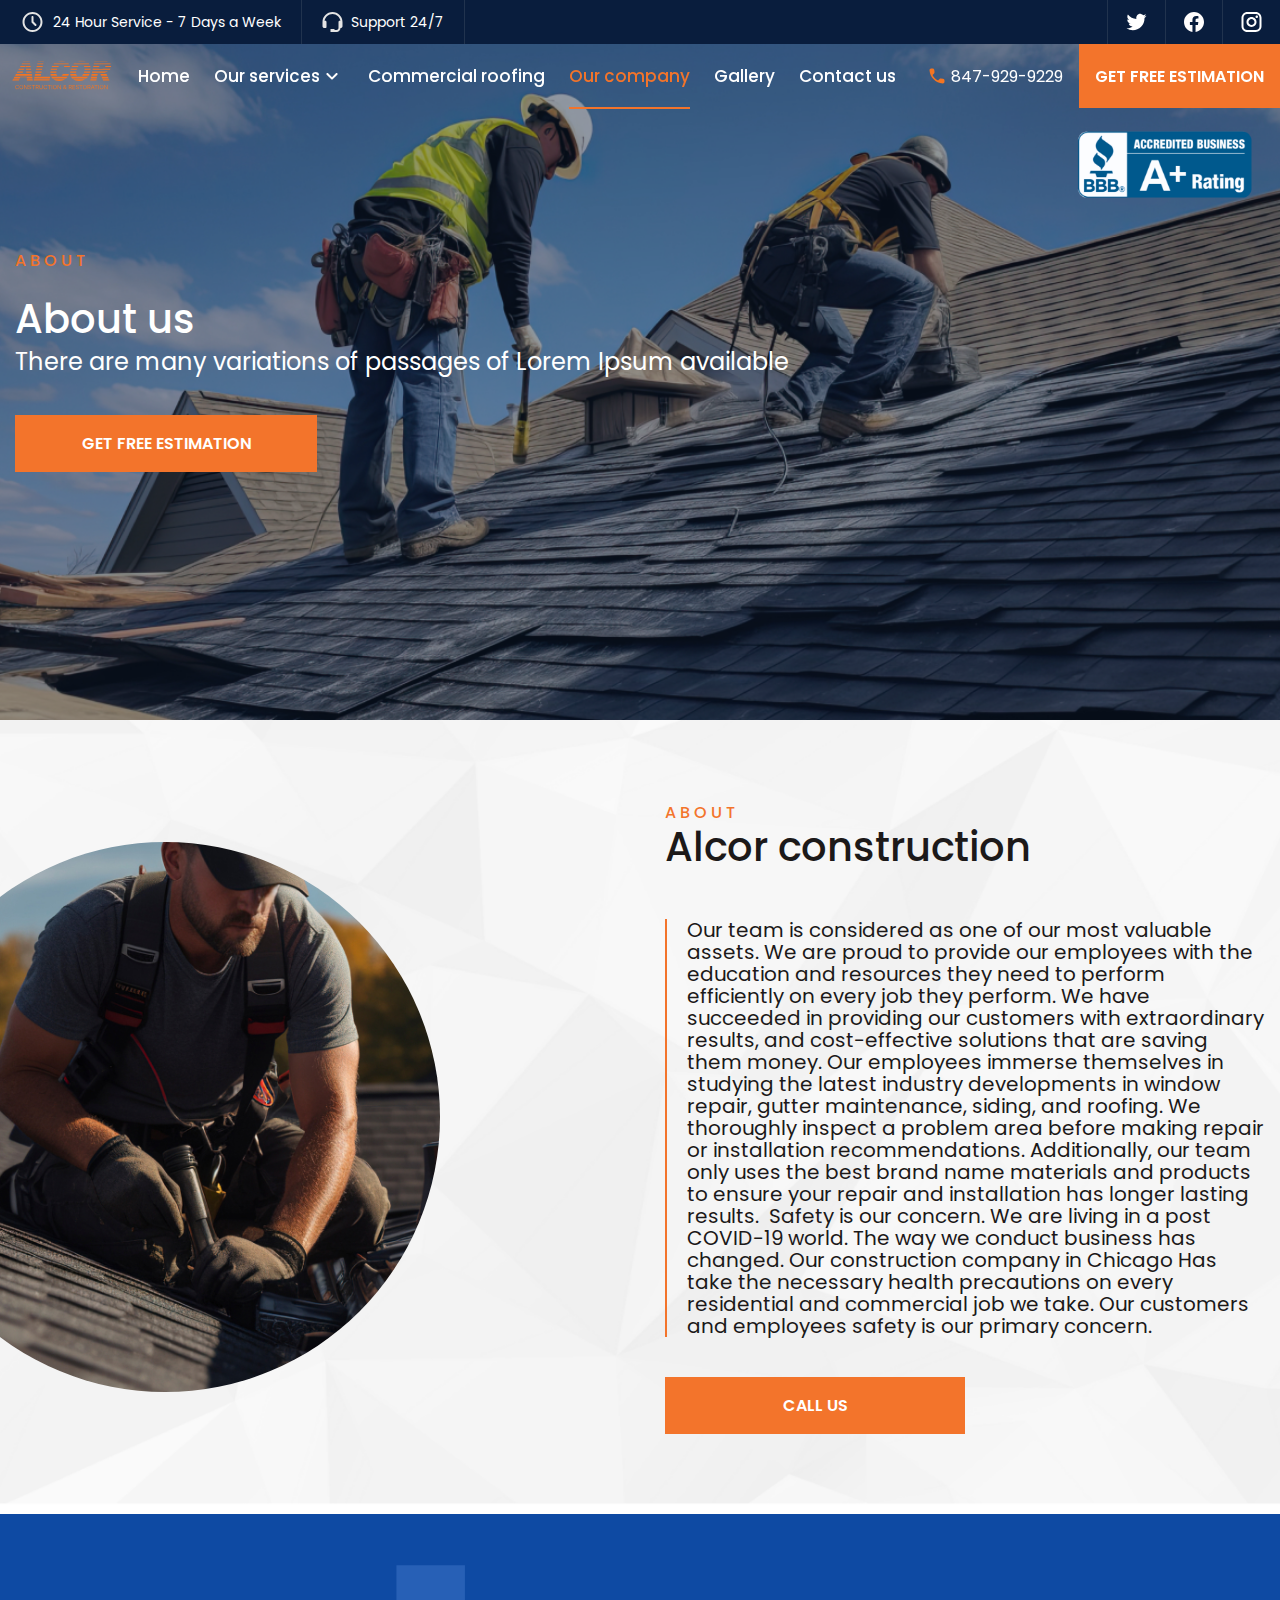
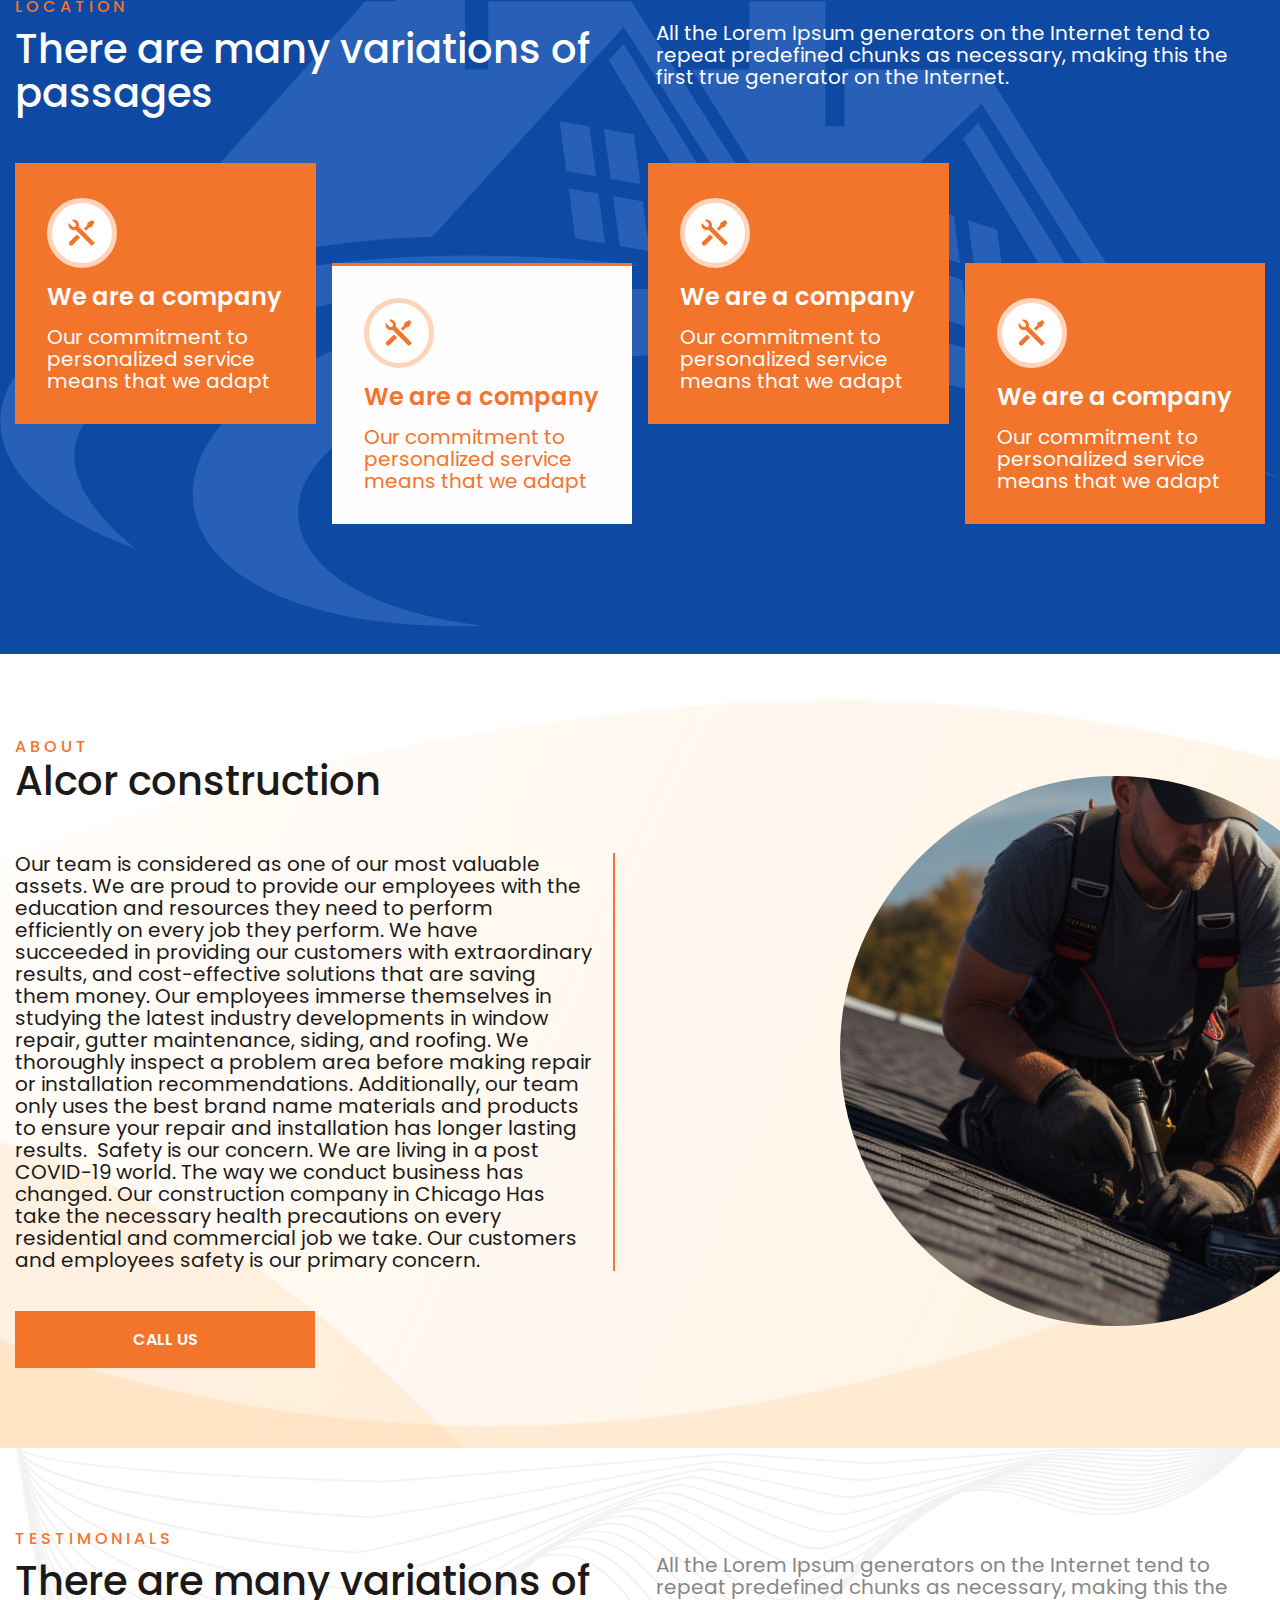
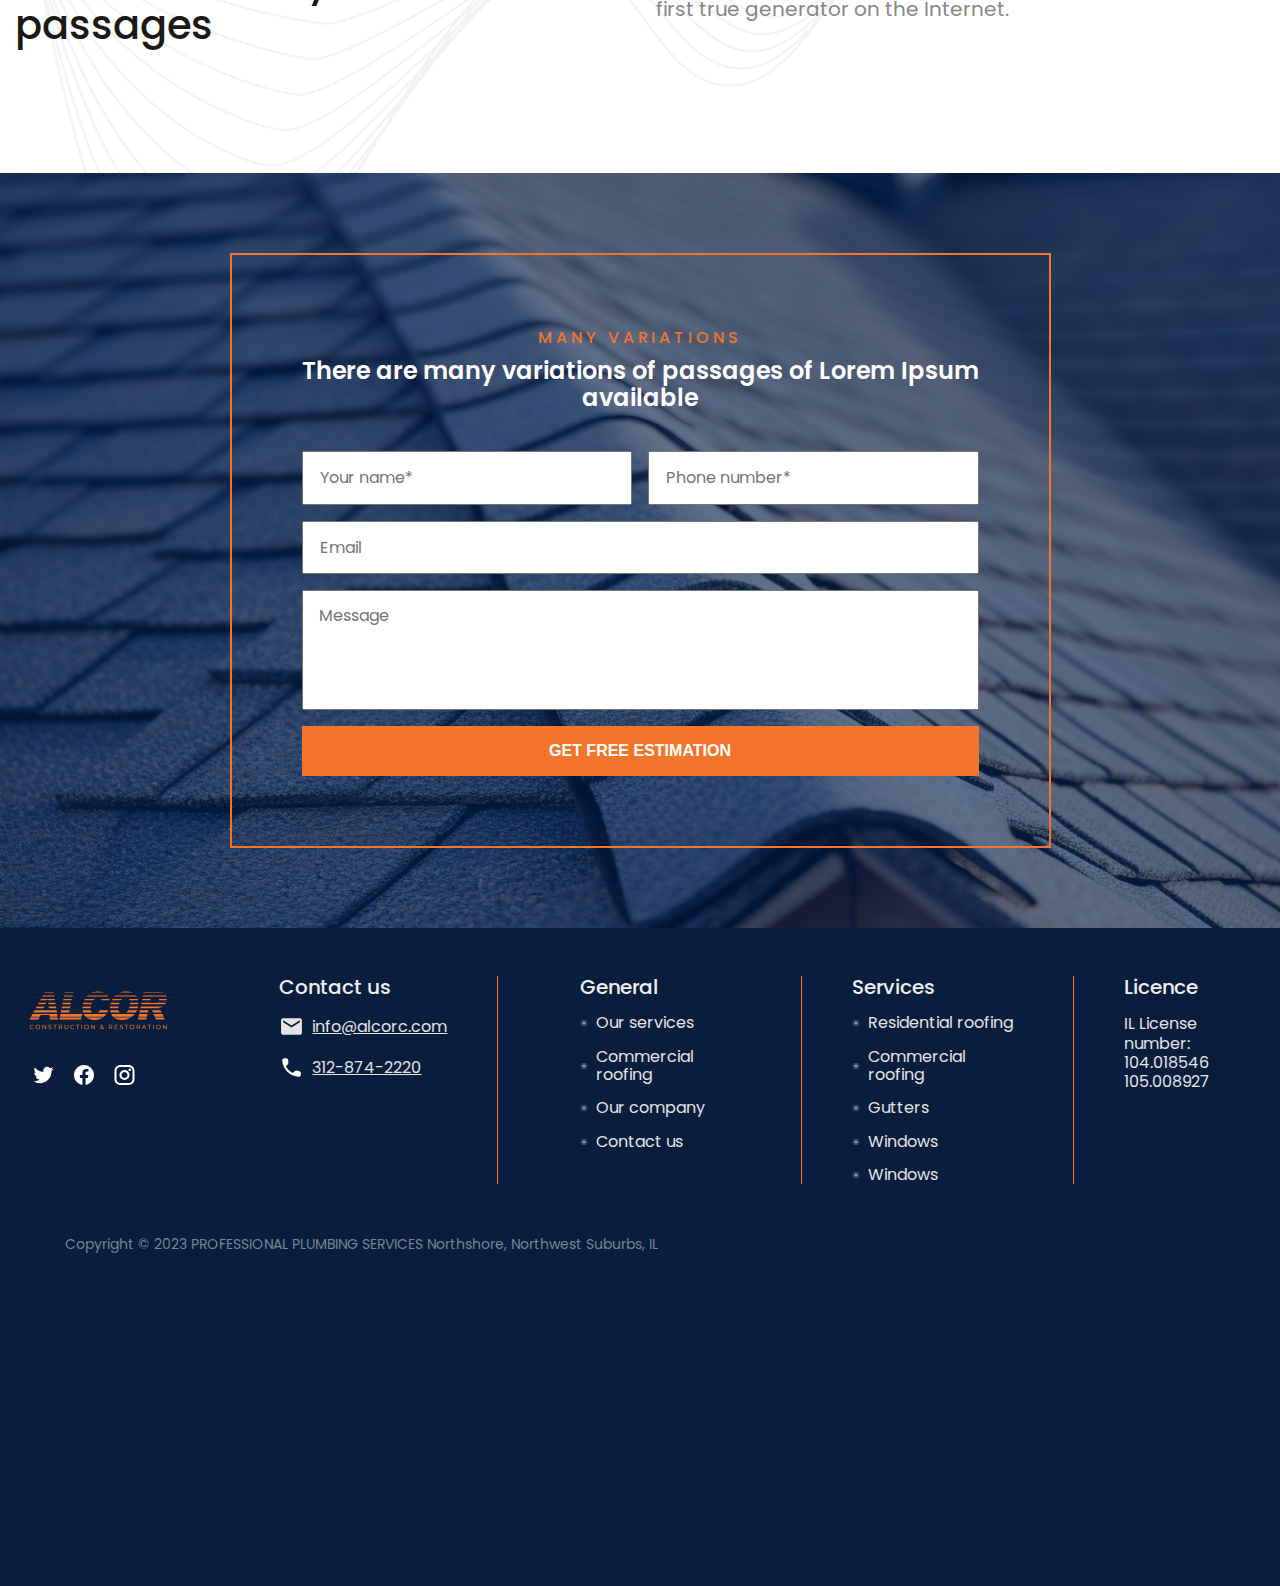
<file: aboutUs.html>
<!DOCTYPE html>
<html lang="en">
  <head>
    <meta charset="UTF-8" />
    <meta http-equiv="X-UA-Compatible" content="IE=edge" />
    <meta name="viewport" content="width=device-width, initial-scale=1.0" />
    <title>Roofers</title>
    <link rel="preconnect" href="https://fonts.googleapis.com" />
    <link rel="preconnect" href="https://fonts.gstatic.com" crossorigin />
    <link
      href="https://fonts.googleapis.com/css2?family=Poppins:wght@400;500;600;700&display=swap"
      rel="stylesheet"
    />
    <link rel="stylesheet" href="./css/main.css" />
    <link
      rel="stylesheet"
      href="https://cdn.jsdelivr.net/npm/@fancyapps/ui@5.0/dist/fancybox/fancybox.css"
    />
  </head>
  <body>
    <header class="header zindex">
      <div class="header-banner">
        <div class="left">
          <div class="info">
            <img src="./img/clock.svg" alt="" />
            <p>24 Hour Service - 7 Days a Week</p>
          </div>
          <div class="info">
            <img src="./img/support.svg" alt="" />
            <p>Support 24/7</p>
          </div>
        </div>
        <div class="right">
          <div class="soc-list">
            <a href="" class="soc-link">
              <svg
                xmlns="http://www.w3.org/2000/svg"
                width="25"
                height="24"
                viewBox="0 0 25 24"
                fill="none"
              >
                <path
                  d="M22.5 5.8C21.7483 6.12609 20.9534 6.34166 20.14 6.44C20.9982 5.92732 21.6413 5.12078 21.95 4.17C21.1436 4.65006 20.2608 4.98829 19.34 5.17C18.7245 4.50257 17.905 4.05829 17.0098 3.90685C16.1147 3.7554 15.1945 3.90535 14.3938 4.33319C13.593 4.76102 12.9569 5.44253 12.5852 6.27083C12.2135 7.09914 12.1273 8.02739 12.34 8.91C10.7094 8.82752 9.11444 8.40295 7.65865 7.66386C6.20287 6.92477 4.91885 5.88769 3.89 4.62C3.52914 5.25016 3.33952 5.96382 3.34 6.69C3.33872 7.36438 3.50422 8.02861 3.82176 8.62356C4.13929 9.21851 4.59902 9.72571 5.16 10.1C4.50798 10.0823 3.86989 9.90729 3.3 9.59V9.64C3.30489 10.5849 3.63599 11.4991 4.23731 12.228C4.83864 12.9568 5.67326 13.4556 6.6 13.64C6.24326 13.7486 5.87287 13.8058 5.5 13.81C5.24189 13.807 4.98442 13.7836 4.73 13.74C4.99391 14.5528 5.50462 15.2631 6.19107 15.7722C6.87753 16.2812 7.70558 16.5635 8.56 16.58C7.1172 17.7153 5.33588 18.3349 3.5 18.34C3.16574 18.3411 2.83174 18.3211 2.5 18.28C4.37443 19.4903 6.55881 20.1327 8.79 20.13C10.3297 20.146 11.8571 19.855 13.2831 19.2741C14.7091 18.6931 16.005 17.8339 17.0952 16.7465C18.1854 15.6591 19.048 14.3654 19.6326 12.9409C20.2172 11.5164 20.512 9.98972 20.5 8.45V7.92C21.2847 7.33481 21.9615 6.61742 22.5 5.8Z"
                  fill="white"
                />
              </svg>
            </a>
            <a href="" class="soc-link">
              <svg
                xmlns="http://www.w3.org/2000/svg"
                width="24"
                height="24"
                viewBox="0 0 24 24"
                fill="none"
              >
                <path
                  d="M12 2.04001C6.5 2.04001 2 6.53001 2 12.06C2 17.06 5.66 21.21 10.44 21.96V14.96H7.9V12.06H10.44V9.85001C10.44 7.34001 11.93 5.96001 14.22 5.96001C15.31 5.96001 16.45 6.15001 16.45 6.15001V8.62001H15.19C13.95 8.62001 13.56 9.39001 13.56 10.18V12.06H16.34L15.89 14.96H13.56V21.96C15.9164 21.5879 18.0622 20.3855 19.6099 18.5701C21.1576 16.7546 22.0054 14.4457 22 12.06C22 6.53001 17.5 2.04001 12 2.04001Z"
                  fill="#FFFDFD"
                />
              </svg>
            </a>
            <a href="" class="soc-link">
              <svg
                xmlns="http://www.w3.org/2000/svg"
                width="25"
                height="24"
                viewBox="0 0 25 24"
                fill="none"
              >
                <path
                  d="M8.3 2H16.7C19.9 2 22.5 4.6 22.5 7.8V16.2C22.5 17.7383 21.8889 19.2135 20.8012 20.3012C19.7135 21.3889 18.2383 22 16.7 22H8.3C5.1 22 2.5 19.4 2.5 16.2V7.8C2.5 6.26174 3.11107 4.78649 4.19878 3.69878C5.28649 2.61107 6.76174 2 8.3 2ZM8.1 4C7.14522 4 6.22955 4.37928 5.55442 5.05442C4.87928 5.72955 4.5 6.64522 4.5 7.6V16.4C4.5 18.39 6.11 20 8.1 20H16.9C17.8548 20 18.7705 19.6207 19.4456 18.9456C20.1207 18.2705 20.5 17.3548 20.5 16.4V7.6C20.5 5.61 18.89 4 16.9 4H8.1ZM17.75 5.5C18.0815 5.5 18.3995 5.6317 18.6339 5.86612C18.8683 6.10054 19 6.41848 19 6.75C19 7.08152 18.8683 7.39946 18.6339 7.63388C18.3995 7.8683 18.0815 8 17.75 8C17.4185 8 17.1005 7.8683 16.8661 7.63388C16.6317 7.39946 16.5 7.08152 16.5 6.75C16.5 6.41848 16.6317 6.10054 16.8661 5.86612C17.1005 5.6317 17.4185 5.5 17.75 5.5ZM12.5 7C13.8261 7 15.0979 7.52678 16.0355 8.46447C16.9732 9.40215 17.5 10.6739 17.5 12C17.5 13.3261 16.9732 14.5979 16.0355 15.5355C15.0979 16.4732 13.8261 17 12.5 17C11.1739 17 9.90215 16.4732 8.96447 15.5355C8.02678 14.5979 7.5 13.3261 7.5 12C7.5 10.6739 8.02678 9.40215 8.96447 8.46447C9.90215 7.52678 11.1739 7 12.5 7ZM12.5 9C11.7044 9 10.9413 9.31607 10.3787 9.87868C9.81607 10.4413 9.5 11.2044 9.5 12C9.5 12.7956 9.81607 13.5587 10.3787 14.1213C10.9413 14.6839 11.7044 15 12.5 15C13.2956 15 14.0587 14.6839 14.6213 14.1213C15.1839 13.5587 15.5 12.7956 15.5 12C15.5 11.2044 15.1839 10.4413 14.6213 9.87868C14.0587 9.31607 13.2956 9 12.5 9Z"
                  fill="white"
                />
              </svg>
            </a>
          </div>
        </div>
      </div>
      <div class="container">
        <div class="header-body">
          <a class="logo"> <img src="./img/logo.svg" alt="" /> </a>
          <nav class="header-nav">
            <div class="top-mobile">
              <a class="logo"> <img src="./img/logo.svg" alt="" /> </a>
              <div class="close-menu">
                <img src="./img/burger.svg" alt="" />
              </div>
            </div>
            <ul class="nav-list">
              <li class="nav-item">
                <a href="index.html" class="nav-link">Home</a>
              </li>
              <li class="nav-item">
                <p class="nav-link">
                  Our services
                  <svg
                    xmlns="http://www.w3.org/2000/svg"
                    width="24"
                    height="24"
                    viewBox="0 0 24 24"
                    fill="none"
                  >
                    <path
                      d="M15.88 9.29001L12 13.17L8.11999 9.29001C8.02741 9.19742 7.9175 9.12399 7.79653 9.07388C7.67557 9.02378 7.54592 8.99799 7.41499 8.99799C7.28406 8.99799 7.15441 9.02378 7.03345 9.07388C6.91248 9.12399 6.80257 9.19742 6.70999 9.29001C6.61741 9.38259 6.54397 9.4925 6.49386 9.61346C6.44376 9.73443 6.41797 9.86408 6.41797 9.99501C6.41797 10.1259 6.44376 10.2556 6.49386 10.3765C6.54397 10.4975 6.61741 10.6074 6.70999 10.7L11.3 15.29C11.69 15.68 12.32 15.68 12.71 15.29L17.3 10.7C17.3927 10.6075 17.4662 10.4976 17.5164 10.3766C17.5666 10.2557 17.5924 10.126 17.5924 9.99501C17.5924 9.86404 17.5666 9.73436 17.5164 9.61338C17.4662 9.49241 17.3927 9.38252 17.3 9.29001C16.91 8.91001 16.27 8.90001 15.88 9.29001Z"
                      fill="#FFFDFD"
                    />
                  </svg>
                </p>

                <ul class="sub-menu">
                  <li class="sub-menu-item">
                    <a href="servicePage.html">Residential roofing</a>
                  </li>
                  <li class="sub-menu-item">
                    <a href="servicePage.html">Commercial roofing</a>
                  </li>
                  <li class="sub-menu-item">
                    <a href="servicePage.html">Gutters</a>
                  </li>
                  <li class="sub-menu-item">
                    <a href="servicePage.html">Windows</a>
                  </li>
                  <li class="sub-menu-item">
                    <a href="servicePage.html">Mitigation</a>
                  </li>
                </ul>
              </li>
              <li class="nav-item">
                <a href="commercial.html" class="nav-link"
                  >Commercial roofing</a
                >
              </li>
              <li class="nav-item current">
                <a href="aboutUs.html" class="nav-link">Our company</a>
              </li>
              <li class="nav-item">
                <a href="galleryPage.html" class="nav-link">Gallery</a>
              </li>
              <li class="nav-item">
                <a href="contactPage.html" class="nav-link">Contact us</a>
              </li>
            </ul>
            <div class="bottom-mobile">
              <div class="soc-list">
                <a href="" class="soc-link">
                  <svg
                    xmlns="http://www.w3.org/2000/svg"
                    width="25"
                    height="24"
                    viewBox="0 0 25 24"
                    fill="none"
                  >
                    <path
                      d="M22.5 5.8C21.7483 6.12609 20.9534 6.34166 20.14 6.44C20.9982 5.92732 21.6413 5.12078 21.95 4.17C21.1436 4.65006 20.2608 4.98829 19.34 5.17C18.7245 4.50257 17.905 4.05829 17.0098 3.90685C16.1147 3.7554 15.1945 3.90535 14.3938 4.33319C13.593 4.76102 12.9569 5.44253 12.5852 6.27083C12.2135 7.09914 12.1273 8.02739 12.34 8.91C10.7094 8.82752 9.11444 8.40295 7.65865 7.66386C6.20287 6.92477 4.91885 5.88769 3.89 4.62C3.52914 5.25016 3.33952 5.96382 3.34 6.69C3.33872 7.36438 3.50422 8.02861 3.82176 8.62356C4.13929 9.21851 4.59902 9.72571 5.16 10.1C4.50798 10.0823 3.86989 9.90729 3.3 9.59V9.64C3.30489 10.5849 3.63599 11.4991 4.23731 12.228C4.83864 12.9568 5.67326 13.4556 6.6 13.64C6.24326 13.7486 5.87287 13.8058 5.5 13.81C5.24189 13.807 4.98442 13.7836 4.73 13.74C4.99391 14.5528 5.50462 15.2631 6.19107 15.7722C6.87753 16.2812 7.70558 16.5635 8.56 16.58C7.1172 17.7153 5.33588 18.3349 3.5 18.34C3.16574 18.3411 2.83174 18.3211 2.5 18.28C4.37443 19.4903 6.55881 20.1327 8.79 20.13C10.3297 20.146 11.8571 19.855 13.2831 19.2741C14.7091 18.6931 16.005 17.8339 17.0952 16.7465C18.1854 15.6591 19.048 14.3654 19.6326 12.9409C20.2172 11.5164 20.512 9.98972 20.5 8.45V7.92C21.2847 7.33481 21.9615 6.61742 22.5 5.8Z"
                      fill="white"
                    />
                  </svg>
                </a>
                <a href="" class="soc-link">
                  <svg
                    xmlns="http://www.w3.org/2000/svg"
                    width="24"
                    height="24"
                    viewBox="0 0 24 24"
                    fill="none"
                  >
                    <path
                      d="M12 2.04001C6.5 2.04001 2 6.53001 2 12.06C2 17.06 5.66 21.21 10.44 21.96V14.96H7.9V12.06H10.44V9.85001C10.44 7.34001 11.93 5.96001 14.22 5.96001C15.31 5.96001 16.45 6.15001 16.45 6.15001V8.62001H15.19C13.95 8.62001 13.56 9.39001 13.56 10.18V12.06H16.34L15.89 14.96H13.56V21.96C15.9164 21.5879 18.0622 20.3855 19.6099 18.5701C21.1576 16.7546 22.0054 14.4457 22 12.06C22 6.53001 17.5 2.04001 12 2.04001Z"
                      fill="#FFFDFD"
                    />
                  </svg>
                </a>
                <a href="" class="soc-link">
                  <svg
                    xmlns="http://www.w3.org/2000/svg"
                    width="25"
                    height="24"
                    viewBox="0 0 25 24"
                    fill="none"
                  >
                    <path
                      d="M8.3 2H16.7C19.9 2 22.5 4.6 22.5 7.8V16.2C22.5 17.7383 21.8889 19.2135 20.8012 20.3012C19.7135 21.3889 18.2383 22 16.7 22H8.3C5.1 22 2.5 19.4 2.5 16.2V7.8C2.5 6.26174 3.11107 4.78649 4.19878 3.69878C5.28649 2.61107 6.76174 2 8.3 2ZM8.1 4C7.14522 4 6.22955 4.37928 5.55442 5.05442C4.87928 5.72955 4.5 6.64522 4.5 7.6V16.4C4.5 18.39 6.11 20 8.1 20H16.9C17.8548 20 18.7705 19.6207 19.4456 18.9456C20.1207 18.2705 20.5 17.3548 20.5 16.4V7.6C20.5 5.61 18.89 4 16.9 4H8.1ZM17.75 5.5C18.0815 5.5 18.3995 5.6317 18.6339 5.86612C18.8683 6.10054 19 6.41848 19 6.75C19 7.08152 18.8683 7.39946 18.6339 7.63388C18.3995 7.8683 18.0815 8 17.75 8C17.4185 8 17.1005 7.8683 16.8661 7.63388C16.6317 7.39946 16.5 7.08152 16.5 6.75C16.5 6.41848 16.6317 6.10054 16.8661 5.86612C17.1005 5.6317 17.4185 5.5 17.75 5.5ZM12.5 7C13.8261 7 15.0979 7.52678 16.0355 8.46447C16.9732 9.40215 17.5 10.6739 17.5 12C17.5 13.3261 16.9732 14.5979 16.0355 15.5355C15.0979 16.4732 13.8261 17 12.5 17C11.1739 17 9.90215 16.4732 8.96447 15.5355C8.02678 14.5979 7.5 13.3261 7.5 12C7.5 10.6739 8.02678 9.40215 8.96447 8.46447C9.90215 7.52678 11.1739 7 12.5 7ZM12.5 9C11.7044 9 10.9413 9.31607 10.3787 9.87868C9.81607 10.4413 9.5 11.2044 9.5 12C9.5 12.7956 9.81607 13.5587 10.3787 14.1213C10.9413 14.6839 11.7044 15 12.5 15C13.2956 15 14.0587 14.6839 14.6213 14.1213C15.1839 13.5587 15.5 12.7956 15.5 12C15.5 11.2044 15.1839 10.4413 14.6213 9.87868C14.0587 9.31607 13.2956 9 12.5 9Z"
                      fill="white"
                    />
                  </svg>
                </a>
              </div>
              <a href="#" class="btn">Get free estimation</a>
            </div>
          </nav>
          <div class="right">
            <a href="tel:8479299229" class="tel"
              ><img src="./img/phone.svg" alt="" /> 847-929-9229</a
            >
            <a href="#" class="btn">Get free estimation</a>
            <div class="header-burger">
              <img src="./img/burger.svg" alt="" />
            </div>
          </div>
        </div>
      </div>
    </header>
    <section
      class="page-hero"
      style="background-image: url('./img/roofing.jpeg')"
    >
      <img class="sertif" src="./img/sertif.svg" alt="" />
      <div class="wrapper">
        <div class="container">
          <div class="card">
            <p class="section-subtitle">about</p>
            <h1 class="section-title">About us</h1>
            <p class="section-main">
              There are many variations of passages of Lorem Ipsum available
            </p>
            <a href="#" class="btn">Get free estimation</a>
          </div>
        </div>
      </div>
    </section>
    <section
      class="aboutLocal reverse"
      style="background-image: url('./img/back.png')"
    >
      <div class="container">
        <div class="card">
          <p class="section-subtitle">about</p>
          <h2 class="section-title">Alcor construction</h2>
          <p class="text">
            Our team is considered as one of our most valuable assets. We are
            proud to provide our employees with the education and resources they
            need to perform efficiently on every job they perform. We have
            succeeded in providing our customers with extraordinary results, and
            cost-effective solutions that are saving them money. Our employees
            immerse themselves in studying the latest industry developments in
            window repair, gutter maintenance, siding, and roofing. We
            thoroughly inspect a problem area before making repair or
            installation recommendations. Additionally, our team only uses the
            best brand name materials and products to ensure your repair and
            installation has longer lasting results.  Safety is our concern. We
            are living in a post COVID-19 world. The way we conduct business has
            changed. Our construction company in Chicago Has take the necessary
            health precautions on every residential and commercial job we take.
            Our customers and employees safety is our primary concern.
          </p>
          <a href="tel:111111111" class="btn">Call us</a>
        </div>
      </div>
      <div class="img">
        <img src="./img/hero2.jpeg" alt="" />
      </div>
    </section>
    <section class="about-info">
      <img src="./img/aboutBack.svg" alt="" class="back" />
      <div class="container">
        <div class="top">
          <div class="left">
            <p class="section-subtitle">Location</p>
            <h2 class="section-title">There are many variations of passages</h2>
          </div>
          <div class="right">
            <p class="text">
              All the Lorem Ipsum generators on the Internet tend to repeat
              predefined chunks as necessary, making this the first true
              generator on the Internet.
            </p>
          </div>
        </div>
        <div class="list">
          <div class="item">
            <div class="icon"><img src="./img/tools-fill.svg" alt="" /></div>
            <p class="item-title">We are a company</p>
            <p class="text">
              Our commitment to personalized service means that we adapt
            </p>
          </div>
          <div class="item white">
            <div class="icon"><img src="./img/tools-fill.svg" alt="" /></div>
            <p class="item-title">We are a company</p>
            <p class="text">
              Our commitment to personalized service means that we adapt
            </p>
          </div>
          <div class="item">
            <div class="icon"><img src="./img/tools-fill.svg" alt="" /></div>
            <p class="item-title">We are a company</p>
            <p class="text">
              Our commitment to personalized service means that we adapt
            </p>
          </div>
          <div class="item">
            <div class="icon"><img src="./img/tools-fill.svg" alt="" /></div>
            <p class="item-title">We are a company</p>
            <p class="text">
              Our commitment to personalized service means that we adapt
            </p>
          </div>
        </div>
      </div>
    </section>
    <section class="aboutLocal" style="background-image: url('./img/404.png')">
      <div class="container">
        <div class="card">
          <p class="section-subtitle">about</p>
          <h2 class="section-title">Alcor construction</h2>
          <p class="text">
            Our team is considered as one of our most valuable assets. We are
            proud to provide our employees with the education and resources they
            need to perform efficiently on every job they perform. We have
            succeeded in providing our customers with extraordinary results, and
            cost-effective solutions that are saving them money. Our employees
            immerse themselves in studying the latest industry developments in
            window repair, gutter maintenance, siding, and roofing. We
            thoroughly inspect a problem area before making repair or
            installation recommendations. Additionally, our team only uses the
            best brand name materials and products to ensure your repair and
            installation has longer lasting results.  Safety is our concern. We
            are living in a post COVID-19 world. The way we conduct business has
            changed. Our construction company in Chicago Has take the necessary
            health precautions on every residential and commercial job we take.
            Our customers and employees safety is our primary concern.
          </p>
          <a href="tel:111111111" class="btn">Call us</a>
        </div>
      </div>
      <div class="img">
        <img src="./img/hero2.jpeg" alt="" />
      </div>
    </section>

    <section
      class="reviews"
      style="background-image: url('./img/reviewBack.svg')"
    >
      <div class="container">
        <div class="top">
          <div class="left">
            <p class="section-subtitle">Testimonials</p>
            <h2 class="section-title">There are many variations of passages</h2>
          </div>
          <div class="right">
            <p class="text">
              All the Lorem Ipsum generators on the Internet tend to repeat
              predefined chunks as necessary, making this the first true
              generator on the Internet.
            </p>
          </div>
        </div>
      </div>
    </section>
    <section
      class="contactForm"
      style="background-image: url('./img/formBack.jpeg')"
    >
      <div class="container">
        <div class="card">
          <p class="section-subtitle">many variations</p>
          <h2 class="title">
            There are many variations of passages of Lorem Ipsum available
          </h2>
          <form action="" id="main-form" class="form">
            <div class="row1">
              <input
                type="text"
                placeholder="Your name*"
                name="fname"
                required
              />
              <input
                type="tel"
                placeholder="Phone number*"
                name="phone"
                required
              />
            </div>
            <input type="email" name="email" placeholder="Email" />
            <textarea placeholder="Message"></textarea>
            <button class="btn" type="submit">Get free estimation</button>
          </form>
        </div>
      </div>
    </section>
    <footer class="footer">
      <div class="container">
        <div class="row1">
          <div class="left">
            <div class="col col1">
              <div class="logo">
                <img src="./img/FOOTERLOGO.svg" alt="" />
              </div>
              <div class="soc-list">
                <a href="" class="soc-link">
                  <svg
                    xmlns="http://www.w3.org/2000/svg"
                    width="25"
                    height="24"
                    viewBox="0 0 25 24"
                    fill="none"
                  >
                    <path
                      d="M22.5 5.8C21.7483 6.12609 20.9534 6.34166 20.14 6.44C20.9982 5.92732 21.6413 5.12078 21.95 4.17C21.1436 4.65006 20.2608 4.98829 19.34 5.17C18.7245 4.50257 17.905 4.05829 17.0098 3.90685C16.1147 3.7554 15.1945 3.90535 14.3938 4.33319C13.593 4.76102 12.9569 5.44253 12.5852 6.27083C12.2135 7.09914 12.1273 8.02739 12.34 8.91C10.7094 8.82752 9.11444 8.40295 7.65865 7.66386C6.20287 6.92477 4.91885 5.88769 3.89 4.62C3.52914 5.25016 3.33952 5.96382 3.34 6.69C3.33872 7.36438 3.50422 8.02861 3.82176 8.62356C4.13929 9.21851 4.59902 9.72571 5.16 10.1C4.50798 10.0823 3.86989 9.90729 3.3 9.59V9.64C3.30489 10.5849 3.63599 11.4991 4.23731 12.228C4.83864 12.9568 5.67326 13.4556 6.6 13.64C6.24326 13.7486 5.87287 13.8058 5.5 13.81C5.24189 13.807 4.98442 13.7836 4.73 13.74C4.99391 14.5528 5.50462 15.2631 6.19107 15.7722C6.87753 16.2812 7.70558 16.5635 8.56 16.58C7.1172 17.7153 5.33588 18.3349 3.5 18.34C3.16574 18.3411 2.83174 18.3211 2.5 18.28C4.37443 19.4903 6.55881 20.1327 8.79 20.13C10.3297 20.146 11.8571 19.855 13.2831 19.2741C14.7091 18.6931 16.005 17.8339 17.0952 16.7465C18.1854 15.6591 19.048 14.3654 19.6326 12.9409C20.2172 11.5164 20.512 9.98972 20.5 8.45V7.92C21.2847 7.33481 21.9615 6.61742 22.5 5.8Z"
                      fill="white"
                    />
                  </svg>
                </a>
                <a href="" class="soc-link">
                  <svg
                    xmlns="http://www.w3.org/2000/svg"
                    width="24"
                    height="24"
                    viewBox="0 0 24 24"
                    fill="none"
                  >
                    <path
                      d="M12 2.04001C6.5 2.04001 2 6.53001 2 12.06C2 17.06 5.66 21.21 10.44 21.96V14.96H7.9V12.06H10.44V9.85001C10.44 7.34001 11.93 5.96001 14.22 5.96001C15.31 5.96001 16.45 6.15001 16.45 6.15001V8.62001H15.19C13.95 8.62001 13.56 9.39001 13.56 10.18V12.06H16.34L15.89 14.96H13.56V21.96C15.9164 21.5879 18.0622 20.3855 19.6099 18.5701C21.1576 16.7546 22.0054 14.4457 22 12.06C22 6.53001 17.5 2.04001 12 2.04001Z"
                      fill="#FFFDFD"
                    />
                  </svg>
                </a>
                <a href="" class="soc-link">
                  <svg
                    xmlns="http://www.w3.org/2000/svg"
                    width="25"
                    height="24"
                    viewBox="0 0 25 24"
                    fill="none"
                  >
                    <path
                      d="M8.3 2H16.7C19.9 2 22.5 4.6 22.5 7.8V16.2C22.5 17.7383 21.8889 19.2135 20.8012 20.3012C19.7135 21.3889 18.2383 22 16.7 22H8.3C5.1 22 2.5 19.4 2.5 16.2V7.8C2.5 6.26174 3.11107 4.78649 4.19878 3.69878C5.28649 2.61107 6.76174 2 8.3 2ZM8.1 4C7.14522 4 6.22955 4.37928 5.55442 5.05442C4.87928 5.72955 4.5 6.64522 4.5 7.6V16.4C4.5 18.39 6.11 20 8.1 20H16.9C17.8548 20 18.7705 19.6207 19.4456 18.9456C20.1207 18.2705 20.5 17.3548 20.5 16.4V7.6C20.5 5.61 18.89 4 16.9 4H8.1ZM17.75 5.5C18.0815 5.5 18.3995 5.6317 18.6339 5.86612C18.8683 6.10054 19 6.41848 19 6.75C19 7.08152 18.8683 7.39946 18.6339 7.63388C18.3995 7.8683 18.0815 8 17.75 8C17.4185 8 17.1005 7.8683 16.8661 7.63388C16.6317 7.39946 16.5 7.08152 16.5 6.75C16.5 6.41848 16.6317 6.10054 16.8661 5.86612C17.1005 5.6317 17.4185 5.5 17.75 5.5ZM12.5 7C13.8261 7 15.0979 7.52678 16.0355 8.46447C16.9732 9.40215 17.5 10.6739 17.5 12C17.5 13.3261 16.9732 14.5979 16.0355 15.5355C15.0979 16.4732 13.8261 17 12.5 17C11.1739 17 9.90215 16.4732 8.96447 15.5355C8.02678 14.5979 7.5 13.3261 7.5 12C7.5 10.6739 8.02678 9.40215 8.96447 8.46447C9.90215 7.52678 11.1739 7 12.5 7ZM12.5 9C11.7044 9 10.9413 9.31607 10.3787 9.87868C9.81607 10.4413 9.5 11.2044 9.5 12C9.5 12.7956 9.81607 13.5587 10.3787 14.1213C10.9413 14.6839 11.7044 15 12.5 15C13.2956 15 14.0587 14.6839 14.6213 14.1213C15.1839 13.5587 15.5 12.7956 15.5 12C15.5 11.2044 15.1839 10.4413 14.6213 9.87868C14.0587 9.31607 13.2956 9 12.5 9Z"
                      fill="white"
                    />
                  </svg>
                </a>
              </div>
            </div>
            <div class="col col2">
              <p class="title">Contact us</p>
              <div class="contactLinks list">
                <a href="mailto:info@alcorc.com" class="link">
                  <img src="./img/mail.svg" alt="" /> info@alcorc.com</a
                >
                <a href="tel:3128742220" class="link">
                  <img src="./img/phoneFF.svg" alt="" />
                  312-874-2220
                </a>
              </div>
            </div>
          </div>
          <div class="rigth">
            <div class="col col3">
              <p class="title">General</p>
              <div class="siteMap list">
                <a href="" class="link"
                  ><img src="./img/disc.svg" alt="" /> Our services</a
                >
                <a href="servicePage.html" class="link">
                  <img src="./img/disc.svg" alt="" /> Commercial roofing</a
                >
                <a href="aboutUs.html" class="link">
                  <img src="./img/disc.svg" alt="" /> Our company</a
                >
                <a href="contactPage.html" class="link">
                  <img src="./img/disc.svg" alt="" /> Contact us</a
                >
              </div>
            </div>

            <div class="col col4">
              <p class="title">Services</p>
              <div class="siteMap list">
                <a href="" class="link">
                  <img src="./img/disc.svg" alt="" /> Residential roofing</a
                >
                <a href="commercial.html" class="link">
                  <img src="./img/disc.svg" alt="" /> Commercial roofing</a
                >
                <a href="" class="link">
                  <img src="./img/disc.svg" alt="" /> Gutters</a
                >
                <a href="" class="link">
                  <img src="./img/disc.svg" alt="" /> Windows</a
                >
                <a href="" class="link">
                  <img src="./img/disc.svg" alt="" /> Windows</a
                >
              </div>
            </div>
            <div class="col col5">
              <p class="title">Licence</p>
              <p class="license-text">
                IL License number: <br />104.018546<br />105.008927
              </p>
            </div>
          </div>
        </div>
        <div class="row2">
          <div class="copyright">
            Copyright © 2023 PROFESSIONAL PLUMBING SERVICES Northshore,
            Northwest Suburbs, IL
          </div>
        </div>
      </div>
      <iframe
        src="https://www.google.com/maps/embed?pb=!1m18!1m12!1m3!1d114964.5455007925!2d-80.3118591977721!3d25.78238429324605!2m3!1f0!2f0!3f0!3m2!1i1024!2i768!4f13.1!3m3!1m2!1s0x88d9b0a20ec8c111%3A0xff96f271ddad4f65!2sMiami%2C%20FL%2C%20USA!5e0!3m2!1sen!2sua!4v1693498329032!5m2!1sen!2sua"
        width="100%"
        height="300px"
        style="border: 0"
        allowfullscreen=""
        loading="lazy"
        referrerpolicy="no-referrer-when-downgrade"
      ></iframe>
    </footer>
    <script src="https://code.jquery.com/jquery-3.6.3.min.js"></script>
    <script src="./js/main.js"></script>
    <script src="./js/slick.min.js"></script>
    <script src="./js/sliders.js"></script>
    <script src="https://cdn.jsdelivr.net/npm/@fancyapps/ui@5.0/dist/fancybox/fancybox.umd.js"></script>
  </body>
</html>
</file>
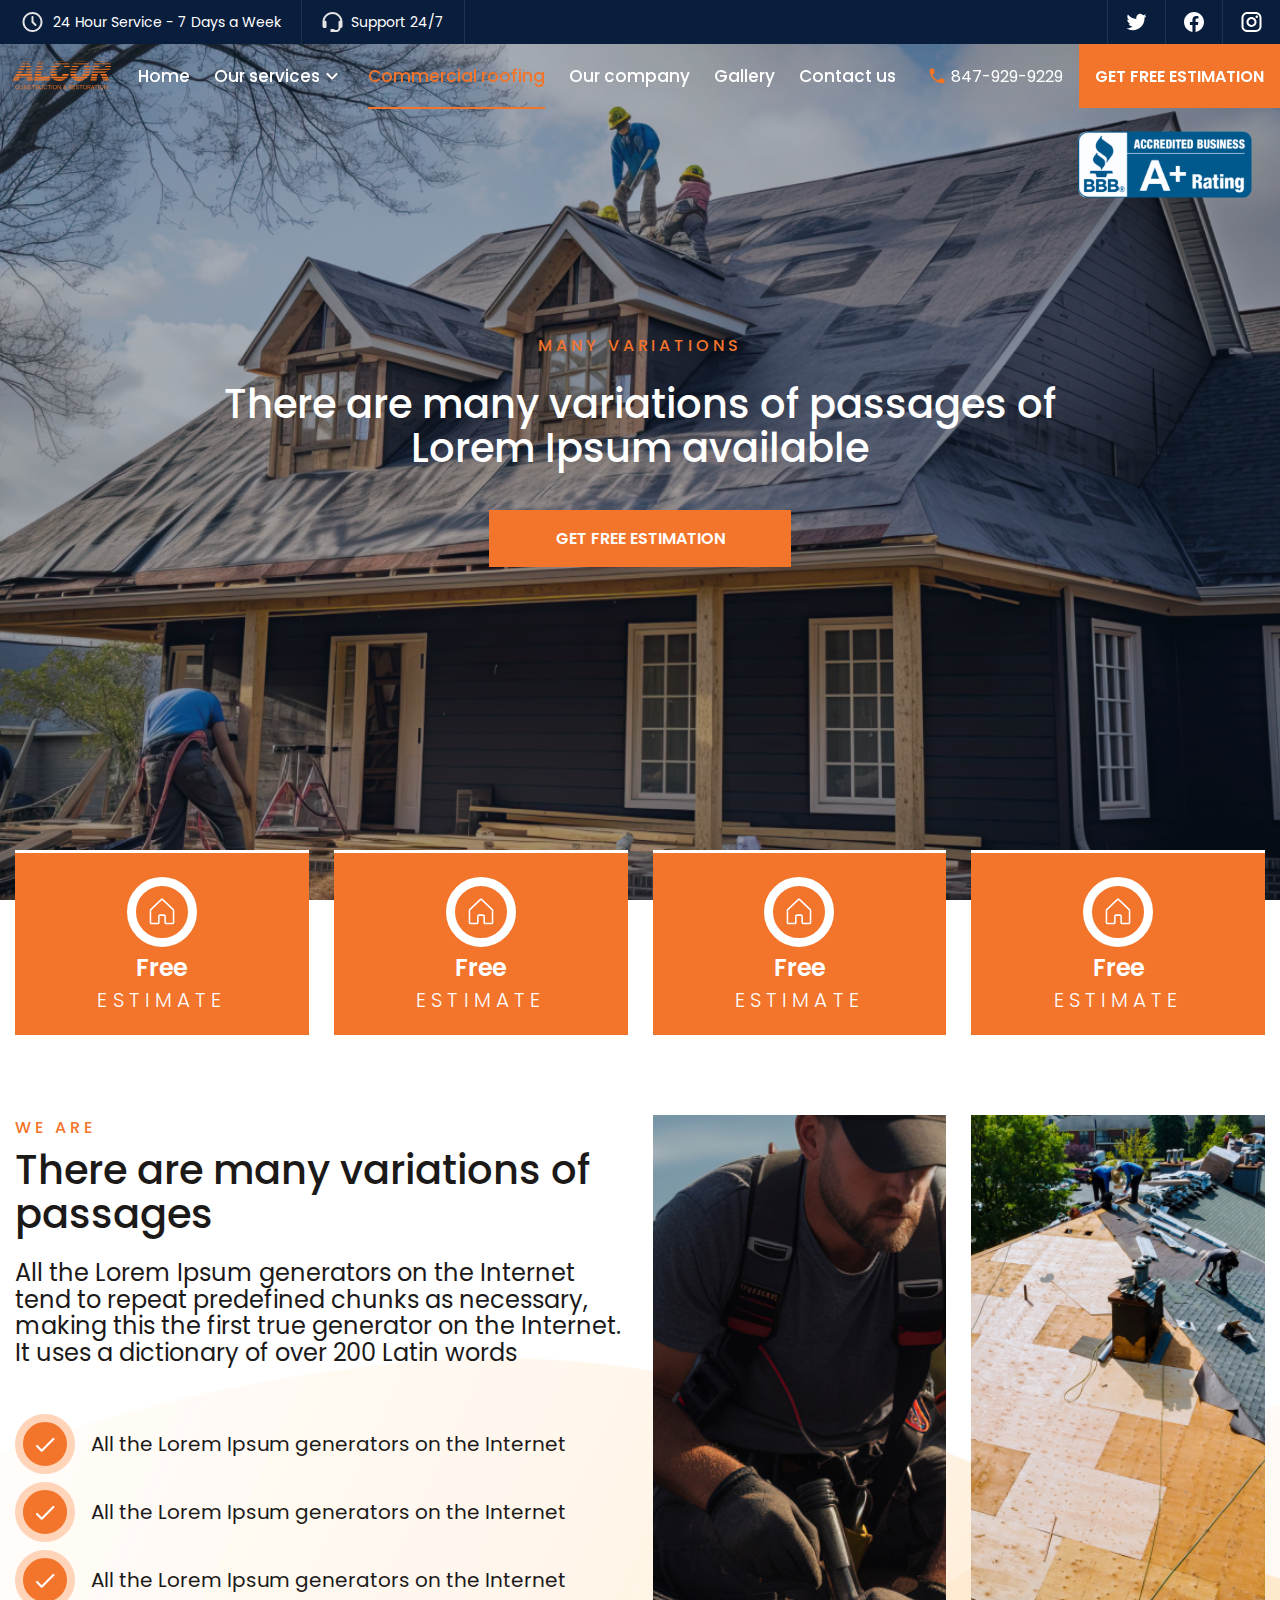
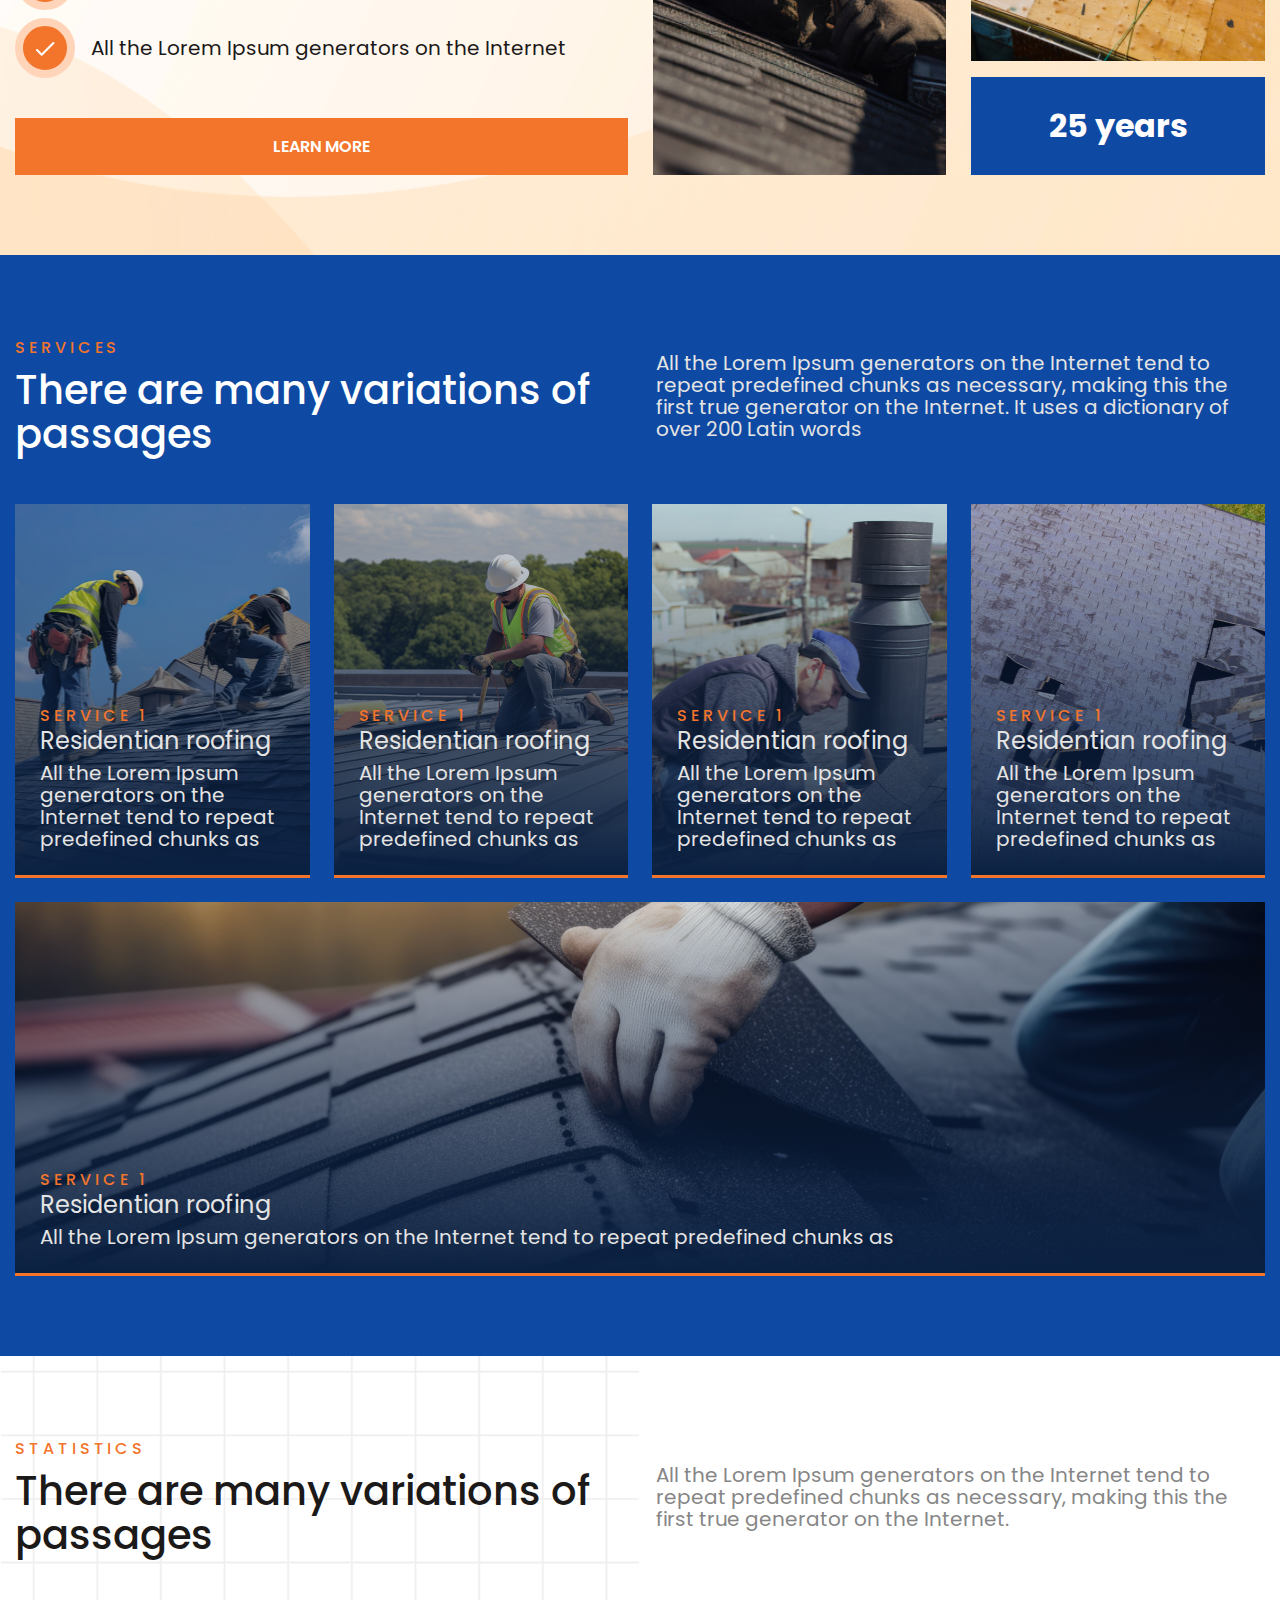
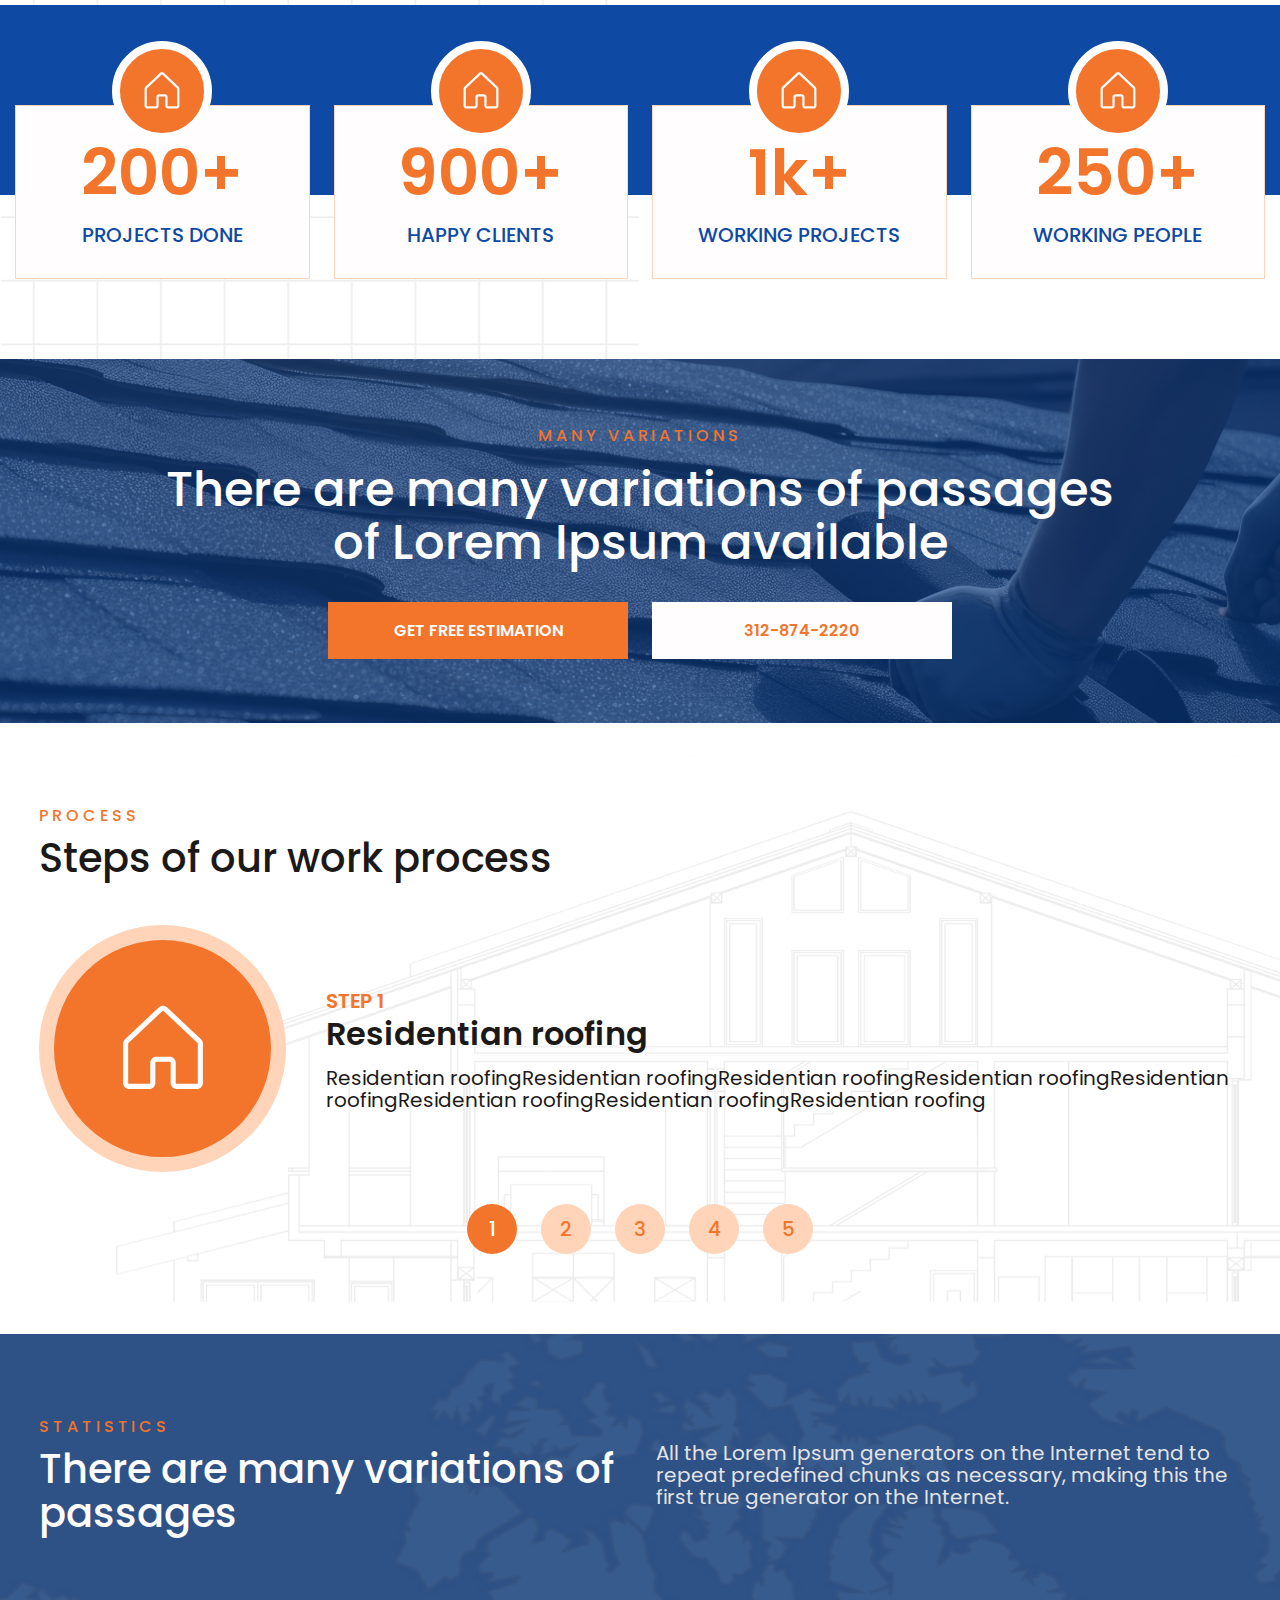
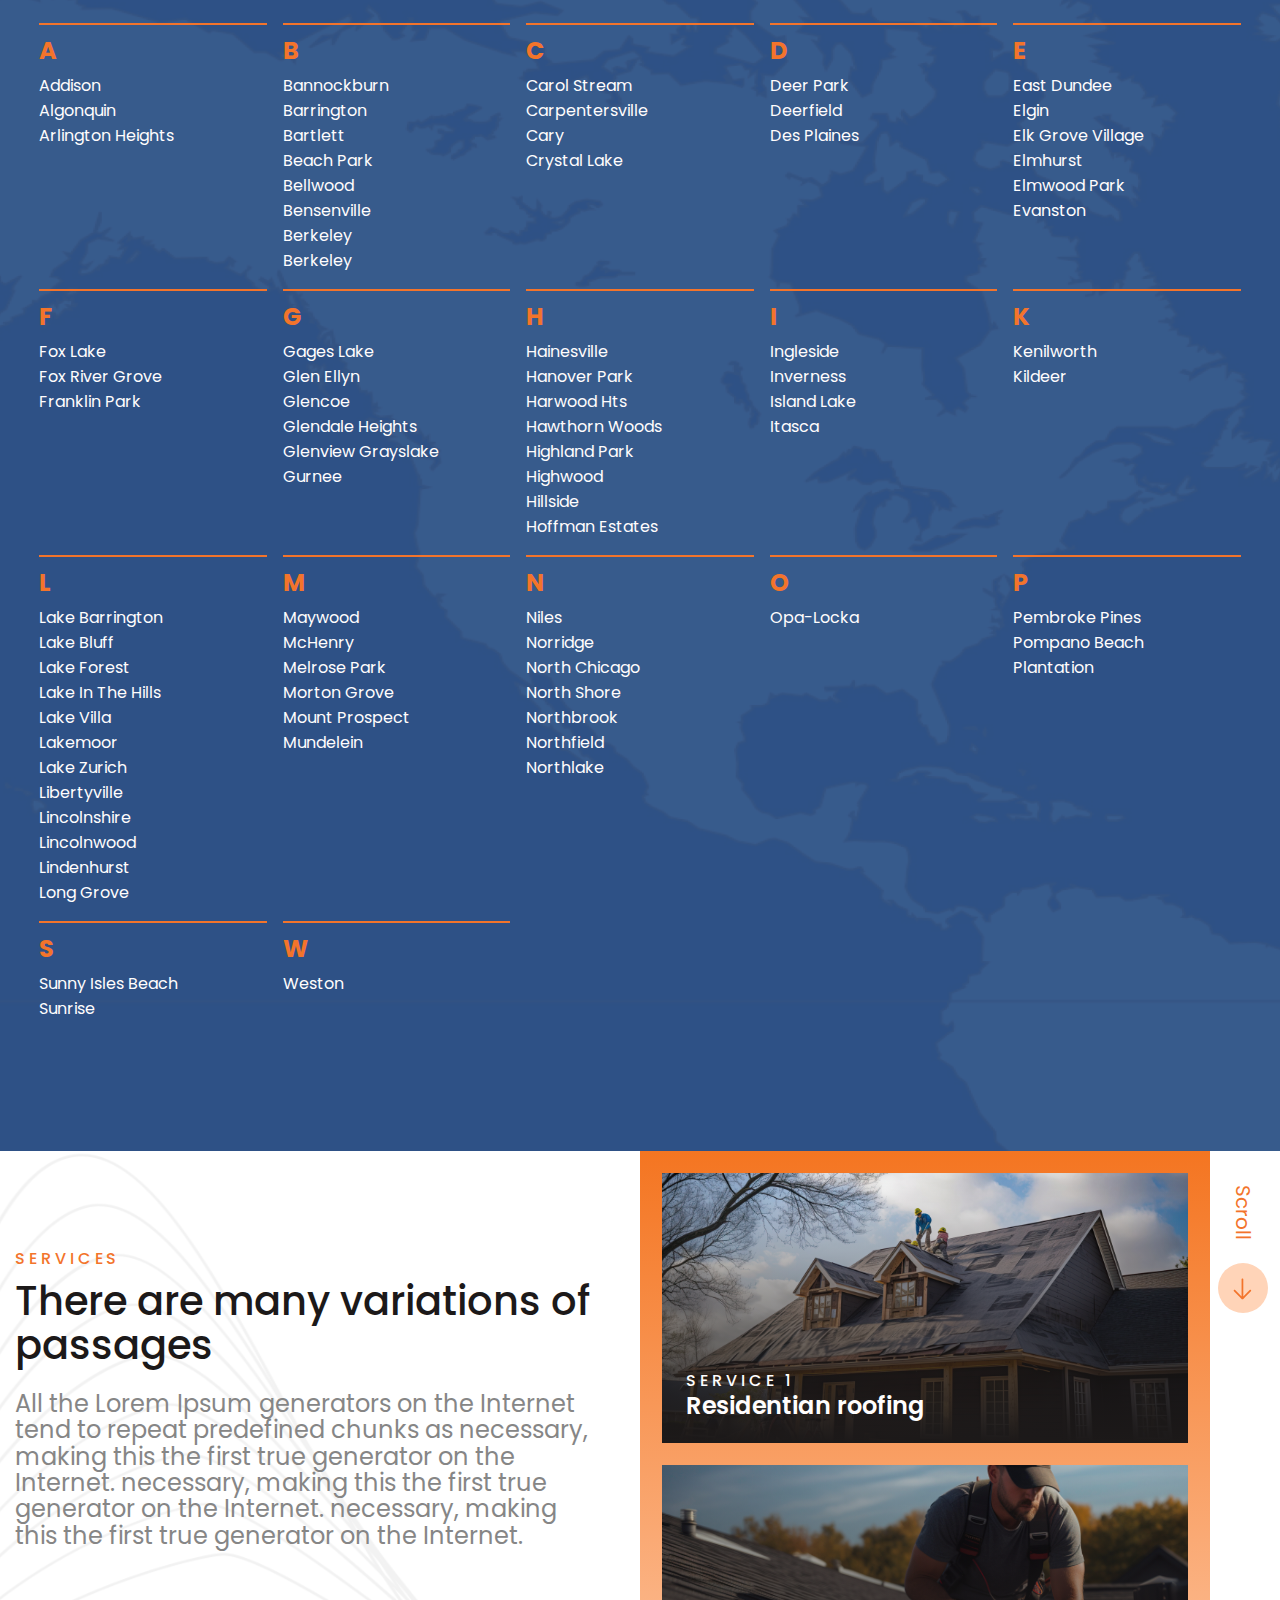
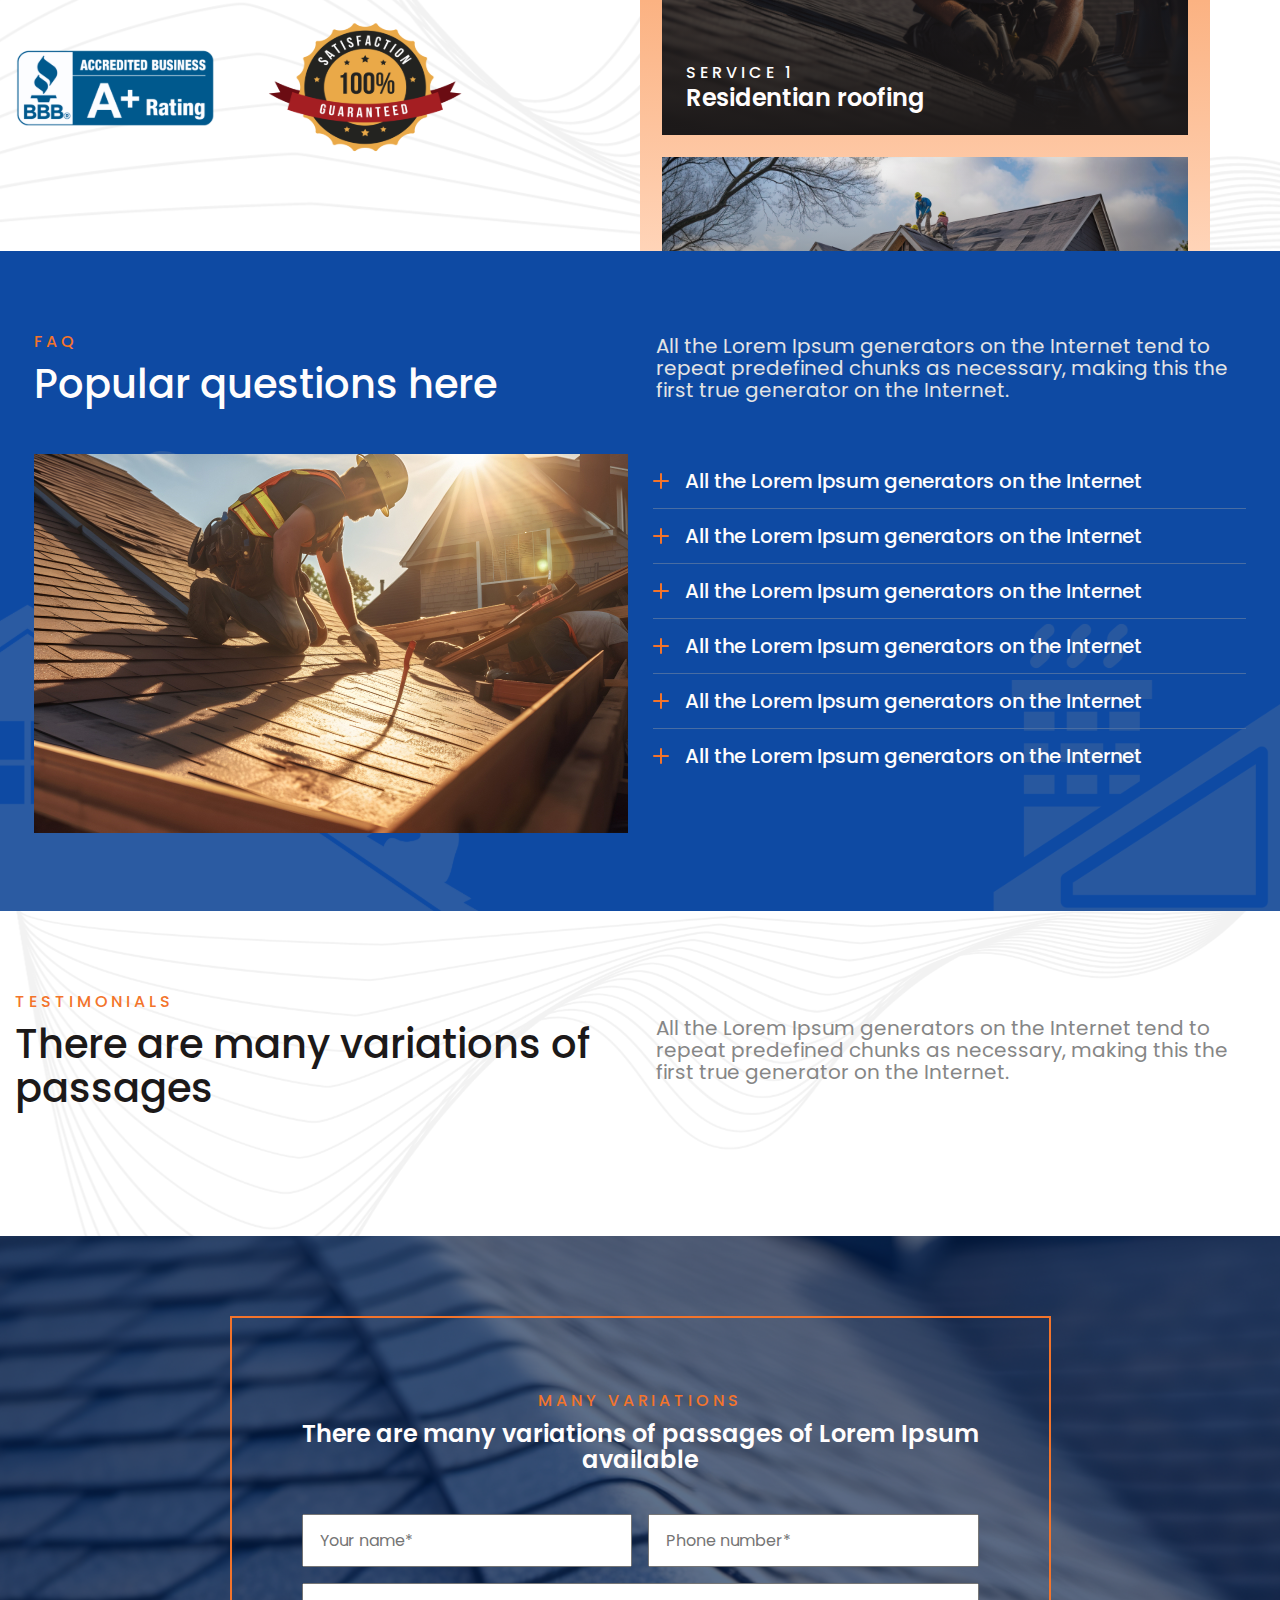
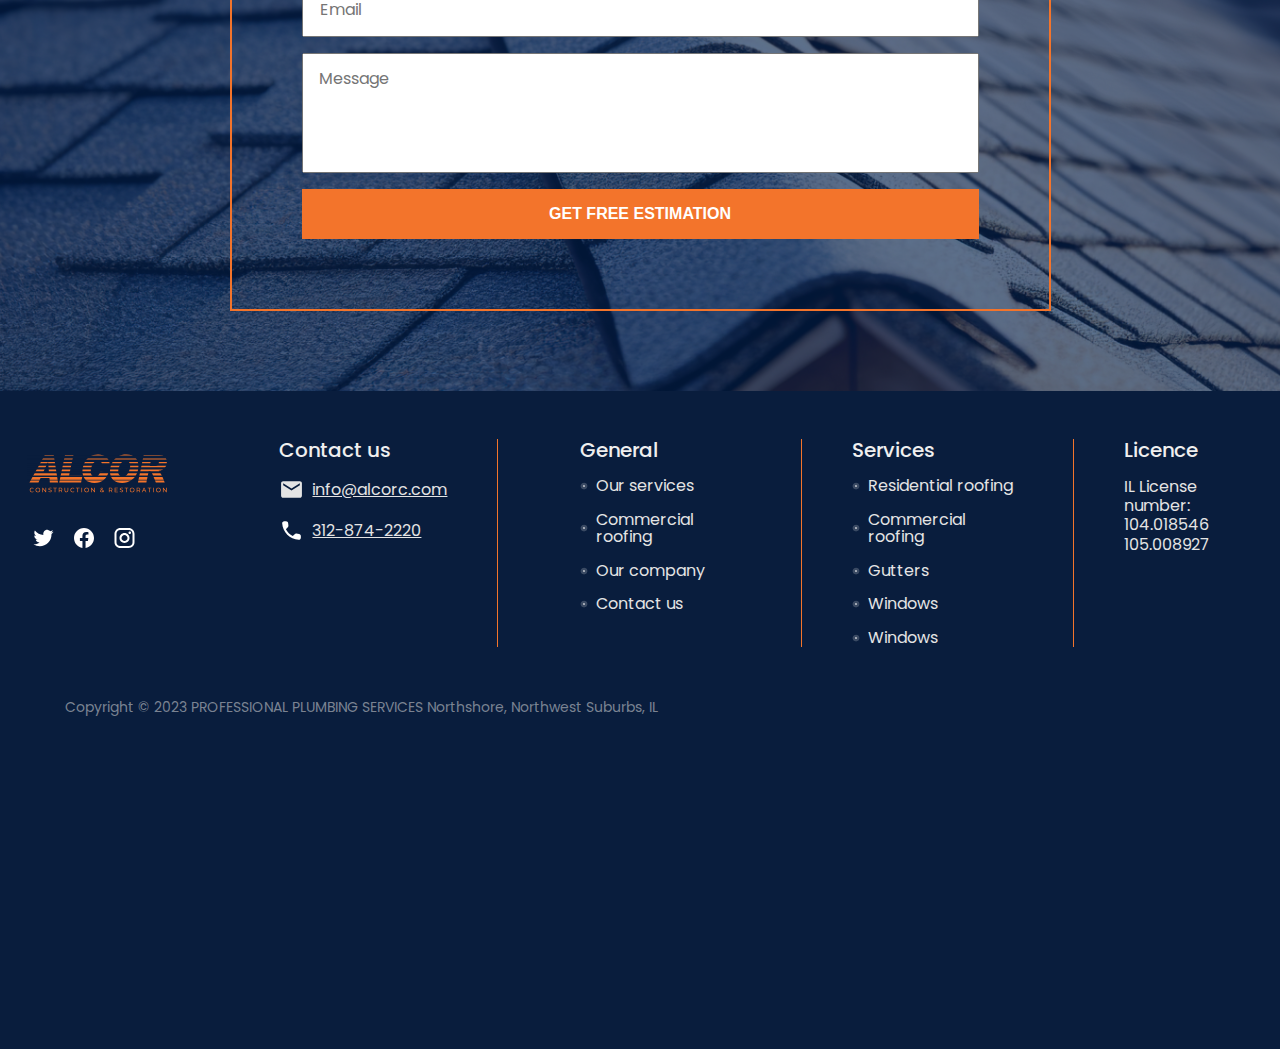
<file: commercial.html>
<!DOCTYPE html>
<html lang="en">
  <head>
    <meta charset="UTF-8" />
    <meta http-equiv="X-UA-Compatible" content="IE=edge" />
    <meta name="viewport" content="width=device-width, initial-scale=1.0" />
    <title>Roofers</title>
    <link rel="preconnect" href="https://fonts.googleapis.com" />
    <link rel="preconnect" href="https://fonts.gstatic.com" crossorigin />
    <link
      href="https://fonts.googleapis.com/css2?family=Poppins:wght@400;500;600;700&display=swap"
      rel="stylesheet"
    />
    <link rel="stylesheet" href="./css/main.css" />
    <link
      rel="stylesheet"
      href="https://cdn.jsdelivr.net/npm/@fancyapps/ui@5.0/dist/fancybox/fancybox.css"
    />
  </head>
  <body>
    <header class="header zindex">
      <div class="header-banner">
        <div class="left">
          <div class="info">
            <img src="./img/clock.svg" alt="" />
            <p>24 Hour Service - 7 Days a Week</p>
          </div>
          <div class="info">
            <img src="./img/support.svg" alt="" />
            <p>Support 24/7</p>
          </div>
        </div>
        <div class="right">
          <div class="soc-list">
            <a href="" class="soc-link">
              <svg
                xmlns="http://www.w3.org/2000/svg"
                width="25"
                height="24"
                viewBox="0 0 25 24"
                fill="none"
              >
                <path
                  d="M22.5 5.8C21.7483 6.12609 20.9534 6.34166 20.14 6.44C20.9982 5.92732 21.6413 5.12078 21.95 4.17C21.1436 4.65006 20.2608 4.98829 19.34 5.17C18.7245 4.50257 17.905 4.05829 17.0098 3.90685C16.1147 3.7554 15.1945 3.90535 14.3938 4.33319C13.593 4.76102 12.9569 5.44253 12.5852 6.27083C12.2135 7.09914 12.1273 8.02739 12.34 8.91C10.7094 8.82752 9.11444 8.40295 7.65865 7.66386C6.20287 6.92477 4.91885 5.88769 3.89 4.62C3.52914 5.25016 3.33952 5.96382 3.34 6.69C3.33872 7.36438 3.50422 8.02861 3.82176 8.62356C4.13929 9.21851 4.59902 9.72571 5.16 10.1C4.50798 10.0823 3.86989 9.90729 3.3 9.59V9.64C3.30489 10.5849 3.63599 11.4991 4.23731 12.228C4.83864 12.9568 5.67326 13.4556 6.6 13.64C6.24326 13.7486 5.87287 13.8058 5.5 13.81C5.24189 13.807 4.98442 13.7836 4.73 13.74C4.99391 14.5528 5.50462 15.2631 6.19107 15.7722C6.87753 16.2812 7.70558 16.5635 8.56 16.58C7.1172 17.7153 5.33588 18.3349 3.5 18.34C3.16574 18.3411 2.83174 18.3211 2.5 18.28C4.37443 19.4903 6.55881 20.1327 8.79 20.13C10.3297 20.146 11.8571 19.855 13.2831 19.2741C14.7091 18.6931 16.005 17.8339 17.0952 16.7465C18.1854 15.6591 19.048 14.3654 19.6326 12.9409C20.2172 11.5164 20.512 9.98972 20.5 8.45V7.92C21.2847 7.33481 21.9615 6.61742 22.5 5.8Z"
                  fill="white"
                />
              </svg>
            </a>
            <a href="" class="soc-link">
              <svg
                xmlns="http://www.w3.org/2000/svg"
                width="24"
                height="24"
                viewBox="0 0 24 24"
                fill="none"
              >
                <path
                  d="M12 2.04001C6.5 2.04001 2 6.53001 2 12.06C2 17.06 5.66 21.21 10.44 21.96V14.96H7.9V12.06H10.44V9.85001C10.44 7.34001 11.93 5.96001 14.22 5.96001C15.31 5.96001 16.45 6.15001 16.45 6.15001V8.62001H15.19C13.95 8.62001 13.56 9.39001 13.56 10.18V12.06H16.34L15.89 14.96H13.56V21.96C15.9164 21.5879 18.0622 20.3855 19.6099 18.5701C21.1576 16.7546 22.0054 14.4457 22 12.06C22 6.53001 17.5 2.04001 12 2.04001Z"
                  fill="#FFFDFD"
                />
              </svg>
            </a>
            <a href="" class="soc-link">
              <svg
                xmlns="http://www.w3.org/2000/svg"
                width="25"
                height="24"
                viewBox="0 0 25 24"
                fill="none"
              >
                <path
                  d="M8.3 2H16.7C19.9 2 22.5 4.6 22.5 7.8V16.2C22.5 17.7383 21.8889 19.2135 20.8012 20.3012C19.7135 21.3889 18.2383 22 16.7 22H8.3C5.1 22 2.5 19.4 2.5 16.2V7.8C2.5 6.26174 3.11107 4.78649 4.19878 3.69878C5.28649 2.61107 6.76174 2 8.3 2ZM8.1 4C7.14522 4 6.22955 4.37928 5.55442 5.05442C4.87928 5.72955 4.5 6.64522 4.5 7.6V16.4C4.5 18.39 6.11 20 8.1 20H16.9C17.8548 20 18.7705 19.6207 19.4456 18.9456C20.1207 18.2705 20.5 17.3548 20.5 16.4V7.6C20.5 5.61 18.89 4 16.9 4H8.1ZM17.75 5.5C18.0815 5.5 18.3995 5.6317 18.6339 5.86612C18.8683 6.10054 19 6.41848 19 6.75C19 7.08152 18.8683 7.39946 18.6339 7.63388C18.3995 7.8683 18.0815 8 17.75 8C17.4185 8 17.1005 7.8683 16.8661 7.63388C16.6317 7.39946 16.5 7.08152 16.5 6.75C16.5 6.41848 16.6317 6.10054 16.8661 5.86612C17.1005 5.6317 17.4185 5.5 17.75 5.5ZM12.5 7C13.8261 7 15.0979 7.52678 16.0355 8.46447C16.9732 9.40215 17.5 10.6739 17.5 12C17.5 13.3261 16.9732 14.5979 16.0355 15.5355C15.0979 16.4732 13.8261 17 12.5 17C11.1739 17 9.90215 16.4732 8.96447 15.5355C8.02678 14.5979 7.5 13.3261 7.5 12C7.5 10.6739 8.02678 9.40215 8.96447 8.46447C9.90215 7.52678 11.1739 7 12.5 7ZM12.5 9C11.7044 9 10.9413 9.31607 10.3787 9.87868C9.81607 10.4413 9.5 11.2044 9.5 12C9.5 12.7956 9.81607 13.5587 10.3787 14.1213C10.9413 14.6839 11.7044 15 12.5 15C13.2956 15 14.0587 14.6839 14.6213 14.1213C15.1839 13.5587 15.5 12.7956 15.5 12C15.5 11.2044 15.1839 10.4413 14.6213 9.87868C14.0587 9.31607 13.2956 9 12.5 9Z"
                  fill="white"
                />
              </svg>
            </a>
          </div>
        </div>
      </div>
      <div class="container">
        <div class="header-body">
          <a class="logo"> <img src="./img/logo.svg" alt="" /> </a>
          <nav class="header-nav">
            <div class="top-mobile">
              <a class="logo"> <img src="./img/logo.svg" alt="" /> </a>
              <div class="close-menu">
                <img src="./img/burger.svg" alt="" />
              </div>
            </div>
            <ul class="nav-list">
              <li class="nav-item">
                <a href="index.html" class="nav-link">Home</a>
              </li>
              <li class="nav-item">
                <p class="nav-link">
                  Our services
                  <svg
                    xmlns="http://www.w3.org/2000/svg"
                    width="24"
                    height="24"
                    viewBox="0 0 24 24"
                    fill="none"
                  >
                    <path
                      d="M15.88 9.29001L12 13.17L8.11999 9.29001C8.02741 9.19742 7.9175 9.12399 7.79653 9.07388C7.67557 9.02378 7.54592 8.99799 7.41499 8.99799C7.28406 8.99799 7.15441 9.02378 7.03345 9.07388C6.91248 9.12399 6.80257 9.19742 6.70999 9.29001C6.61741 9.38259 6.54397 9.4925 6.49386 9.61346C6.44376 9.73443 6.41797 9.86408 6.41797 9.99501C6.41797 10.1259 6.44376 10.2556 6.49386 10.3765C6.54397 10.4975 6.61741 10.6074 6.70999 10.7L11.3 15.29C11.69 15.68 12.32 15.68 12.71 15.29L17.3 10.7C17.3927 10.6075 17.4662 10.4976 17.5164 10.3766C17.5666 10.2557 17.5924 10.126 17.5924 9.99501C17.5924 9.86404 17.5666 9.73436 17.5164 9.61338C17.4662 9.49241 17.3927 9.38252 17.3 9.29001C16.91 8.91001 16.27 8.90001 15.88 9.29001Z"
                      fill="#FFFDFD"
                    />
                  </svg>
                </p>

                <ul class="sub-menu">
                  <li class="sub-menu-item">
                    <a href="servicePage.html">Residential roofing</a>
                  </li>
                  <li class="sub-menu-item">
                    <a href="servicePage.html">Commercial roofing</a>
                  </li>
                  <li class="sub-menu-item">
                    <a href="servicePage.html">Gutters</a>
                  </li>
                  <li class="sub-menu-item">
                    <a href="servicePage.html">Windows</a>
                  </li>
                  <li class="sub-menu-item">
                    <a href="servicePage.html">Mitigation</a>
                  </li>
                </ul>
              </li>
              <li class="nav-item current">
                <a href="commercial.html" class="nav-link"
                  >Commercial roofing</a
                >
              </li>
              <li class="nav-item">
                <a href="aboutUs.html" class="nav-link">Our company</a>
              </li>
              <li class="nav-item">
                <a href="galleryPage.html" class="nav-link">Gallery</a>
              </li>
              <li class="nav-item">
                <a href="contactPage.html" class="nav-link">Contact us</a>
              </li>
            </ul>
            <div class="bottom-mobile">
              <div class="soc-list">
                <a href="" class="soc-link">
                  <svg
                    xmlns="http://www.w3.org/2000/svg"
                    width="25"
                    height="24"
                    viewBox="0 0 25 24"
                    fill="none"
                  >
                    <path
                      d="M22.5 5.8C21.7483 6.12609 20.9534 6.34166 20.14 6.44C20.9982 5.92732 21.6413 5.12078 21.95 4.17C21.1436 4.65006 20.2608 4.98829 19.34 5.17C18.7245 4.50257 17.905 4.05829 17.0098 3.90685C16.1147 3.7554 15.1945 3.90535 14.3938 4.33319C13.593 4.76102 12.9569 5.44253 12.5852 6.27083C12.2135 7.09914 12.1273 8.02739 12.34 8.91C10.7094 8.82752 9.11444 8.40295 7.65865 7.66386C6.20287 6.92477 4.91885 5.88769 3.89 4.62C3.52914 5.25016 3.33952 5.96382 3.34 6.69C3.33872 7.36438 3.50422 8.02861 3.82176 8.62356C4.13929 9.21851 4.59902 9.72571 5.16 10.1C4.50798 10.0823 3.86989 9.90729 3.3 9.59V9.64C3.30489 10.5849 3.63599 11.4991 4.23731 12.228C4.83864 12.9568 5.67326 13.4556 6.6 13.64C6.24326 13.7486 5.87287 13.8058 5.5 13.81C5.24189 13.807 4.98442 13.7836 4.73 13.74C4.99391 14.5528 5.50462 15.2631 6.19107 15.7722C6.87753 16.2812 7.70558 16.5635 8.56 16.58C7.1172 17.7153 5.33588 18.3349 3.5 18.34C3.16574 18.3411 2.83174 18.3211 2.5 18.28C4.37443 19.4903 6.55881 20.1327 8.79 20.13C10.3297 20.146 11.8571 19.855 13.2831 19.2741C14.7091 18.6931 16.005 17.8339 17.0952 16.7465C18.1854 15.6591 19.048 14.3654 19.6326 12.9409C20.2172 11.5164 20.512 9.98972 20.5 8.45V7.92C21.2847 7.33481 21.9615 6.61742 22.5 5.8Z"
                      fill="white"
                    />
                  </svg>
                </a>
                <a href="" class="soc-link">
                  <svg
                    xmlns="http://www.w3.org/2000/svg"
                    width="24"
                    height="24"
                    viewBox="0 0 24 24"
                    fill="none"
                  >
                    <path
                      d="M12 2.04001C6.5 2.04001 2 6.53001 2 12.06C2 17.06 5.66 21.21 10.44 21.96V14.96H7.9V12.06H10.44V9.85001C10.44 7.34001 11.93 5.96001 14.22 5.96001C15.31 5.96001 16.45 6.15001 16.45 6.15001V8.62001H15.19C13.95 8.62001 13.56 9.39001 13.56 10.18V12.06H16.34L15.89 14.96H13.56V21.96C15.9164 21.5879 18.0622 20.3855 19.6099 18.5701C21.1576 16.7546 22.0054 14.4457 22 12.06C22 6.53001 17.5 2.04001 12 2.04001Z"
                      fill="#FFFDFD"
                    />
                  </svg>
                </a>
                <a href="" class="soc-link">
                  <svg
                    xmlns="http://www.w3.org/2000/svg"
                    width="25"
                    height="24"
                    viewBox="0 0 25 24"
                    fill="none"
                  >
                    <path
                      d="M8.3 2H16.7C19.9 2 22.5 4.6 22.5 7.8V16.2C22.5 17.7383 21.8889 19.2135 20.8012 20.3012C19.7135 21.3889 18.2383 22 16.7 22H8.3C5.1 22 2.5 19.4 2.5 16.2V7.8C2.5 6.26174 3.11107 4.78649 4.19878 3.69878C5.28649 2.61107 6.76174 2 8.3 2ZM8.1 4C7.14522 4 6.22955 4.37928 5.55442 5.05442C4.87928 5.72955 4.5 6.64522 4.5 7.6V16.4C4.5 18.39 6.11 20 8.1 20H16.9C17.8548 20 18.7705 19.6207 19.4456 18.9456C20.1207 18.2705 20.5 17.3548 20.5 16.4V7.6C20.5 5.61 18.89 4 16.9 4H8.1ZM17.75 5.5C18.0815 5.5 18.3995 5.6317 18.6339 5.86612C18.8683 6.10054 19 6.41848 19 6.75C19 7.08152 18.8683 7.39946 18.6339 7.63388C18.3995 7.8683 18.0815 8 17.75 8C17.4185 8 17.1005 7.8683 16.8661 7.63388C16.6317 7.39946 16.5 7.08152 16.5 6.75C16.5 6.41848 16.6317 6.10054 16.8661 5.86612C17.1005 5.6317 17.4185 5.5 17.75 5.5ZM12.5 7C13.8261 7 15.0979 7.52678 16.0355 8.46447C16.9732 9.40215 17.5 10.6739 17.5 12C17.5 13.3261 16.9732 14.5979 16.0355 15.5355C15.0979 16.4732 13.8261 17 12.5 17C11.1739 17 9.90215 16.4732 8.96447 15.5355C8.02678 14.5979 7.5 13.3261 7.5 12C7.5 10.6739 8.02678 9.40215 8.96447 8.46447C9.90215 7.52678 11.1739 7 12.5 7ZM12.5 9C11.7044 9 10.9413 9.31607 10.3787 9.87868C9.81607 10.4413 9.5 11.2044 9.5 12C9.5 12.7956 9.81607 13.5587 10.3787 14.1213C10.9413 14.6839 11.7044 15 12.5 15C13.2956 15 14.0587 14.6839 14.6213 14.1213C15.1839 13.5587 15.5 12.7956 15.5 12C15.5 11.2044 15.1839 10.4413 14.6213 9.87868C14.0587 9.31607 13.2956 9 12.5 9Z"
                      fill="white"
                    />
                  </svg>
                </a>
              </div>
              <a href="#" class="btn">Get free estimation</a>
            </div>
          </nav>
          <div class="right">
            <a href="tel:8479299229" class="tel"
              ><img src="./img/phone.svg" alt="" /> 847-929-9229</a
            >
            <a href="#" class="btn">Get free estimation</a>
            <div class="header-burger">
              <img src="./img/burger.svg" alt="" />
            </div>
          </div>
        </div>
      </div>
    </header>
    <main class="home-hero">
      <img src="./img/sertif.svg" alt="" class="sertif" />
      <div class="hero-slider">
        <div class="hero-slide"><img src="./img/hero1.jpeg" alt="" /></div>
        <div class="hero-slide"><img src="./img/hero2.jpeg" alt="" /></div>
      </div>
      <div class="container">
        <div class="card">
          <p class="section-subtitle">many variations</p>
          <h1 class="section-title">
            There are many variations of passages of Lorem Ipsum available
          </h1>
          <a class="btn">Get free estimation</a>
        </div>
      </div>
    </main>
    <section class="advantages">
      <div class="container">
        <ul class="advsntages-list">
          <li class="advantages-item">
            <div class="icon">
              <img src="./img/house.svg" alt="" />
            </div>
            <p class="item-title">Free</p>
            <p class="description">estimate</p>
          </li>
          <li class="advantages-item">
            <div class="icon">
              <img src="./img/house.svg" alt="" />
            </div>
            <p class="item-title">Free</p>
            <p class="description">estimate</p>
          </li>
          <li class="advantages-item">
            <div class="icon">
              <img src="./img/house.svg" alt="" />
            </div>
            <p class="item-title">Free</p>
            <p class="description">estimate</p>
          </li>
          <li class="advantages-item">
            <div class="icon">
              <img src="./img/house.svg" alt="" />
            </div>
            <p class="item-title">Free</p>
            <p class="description">estimate</p>
          </li>
        </ul>
      </div>
    </section>
    <section class="weAre" style="background-image: url('./img/weAreBack.svg')">
      <div class="container">
        <div class="left">
          <p class="section-subtitle">we are</p>
          <h2 class="section-title">There are many variations of passages</h2>
          <p class="section-main">
            All the Lorem Ipsum generators on the Internet tend to repeat
            predefined chunks as necessary, making this the first true generator
            on the Internet. It uses a dictionary of over 200 Latin words
          </p>

          <ul class="list">
            <li class="item">
              <div class="icon">
                <img src="./img/done.svg" alt="" />
              </div>
              <p class="text">All the Lorem Ipsum generators on the Internet</p>
            </li>
            <li class="item">
              <div class="icon">
                <img src="./img/done.svg" alt="" />
              </div>
              <p class="text">All the Lorem Ipsum generators on the Internet</p>
            </li>
            <li class="item">
              <div class="icon">
                <img src="./img/done.svg" alt="" />
              </div>
              <p class="text">All the Lorem Ipsum generators on the Internet</p>
            </li>
            <li class="item">
              <div class="icon">
                <img src="./img/done.svg" alt="" />
              </div>
              <p class="text">All the Lorem Ipsum generators on the Internet</p>
            </li>
          </ul>

          <a href="#" class="btn">learn more</a>
        </div>
        <div class="right">
          <div
            class="col col1"
            style="background-image: url(./img/hero2.jpeg)"
          ></div>
          <div class="col col2">
            <div
              class="img"
              style="background-image: url(./img/roofWorks.jpeg); height: 100%"
            ></div>
            <div class="experience">25 years</div>
          </div>
        </div>
      </div>
    </section>
    <section class="services">
      <div class="container">
        <div class="top">
          <div class="left">
            <p class="section-subtitle">services</p>
            <h2 class="section-title">There are many variations of passages</h2>
          </div>
          <div class="right">
            <p class="text">
              All the Lorem Ipsum generators on the Internet tend to repeat
              predefined chunks as necessary, making this the first true
              generator on the Internet. It uses a dictionary of over 200 Latin
              words
            </p>
          </div>
        </div>
        <div class="services-list">
          <a
            href="#"
            class="services-item"
            style="background-image: url('./img/service1.jpeg')"
          >
            <div class="card">
              <p class="section-subtitle">SERVICE 1</p>
              <p class="section-main">Residentian roofing</p>
              <p class="text">
                All the Lorem Ipsum generators on the Internet tend to repeat
                predefined chunks as
              </p>
            </div>
          </a>
          <a
            href="#"
            class="services-item"
            style="background-image: url('./img/service2.jpeg')"
          >
            <div class="card">
              <p class="section-subtitle">SERVICE 1</p>
              <p class="section-main">Residentian roofing</p>
              <p class="text">
                All the Lorem Ipsum generators on the Internet tend to repeat
                predefined chunks as
              </p>
            </div>
          </a>
          <a
            href="#"
            class="services-item"
            style="background-image: url('./img/service3.jpeg')"
          >
            <div class="card">
              <p class="section-subtitle">SERVICE 1</p>
              <p class="section-main">Residentian roofing</p>
              <p class="text">
                All the Lorem Ipsum generators on the Internet tend to repeat
                predefined chunks as
              </p>
            </div>
          </a>
          <a
            href="#"
            class="services-item"
            style="background-image: url('./img/service4.jpeg')"
          >
            <div class="card">
              <p class="section-subtitle">SERVICE 1</p>
              <p class="section-main">Residentian roofing</p>
              <p class="text">
                All the Lorem Ipsum generators on the Internet tend to repeat
                predefined chunks as
              </p>
            </div>
          </a>
          <a
            href="#"
            class="services-item"
            style="background-image: url('./img/service5.jpeg')"
          >
            <div class="card">
              <p class="section-subtitle">SERVICE 1</p>
              <p class="section-main">Residentian roofing</p>
              <p class="text">
                All the Lorem Ipsum generators on the Internet tend to repeat
                predefined chunks as
              </p>
            </div>
          </a>
        </div>
        <div class="slider-navigation">
          <div class="prev but"><img src="./img/prev.svg" alt="" /></div>
          <div class="next but"><img src="./img/next.svg" alt="" /></div>
        </div>
      </div>
    </section>
    <section class="statistics">
      <img src="./img/cells.svg" alt="" class="back" />
      <div class="container">
        <div class="top">
          <div class="left">
            <p class="section-subtitle">Statistics</p>
            <h2 class="section-title">There are many variations of passages</h2>
          </div>
          <div class="right">
            <p class="text">
              All the Lorem Ipsum generators on the Internet tend to repeat
              predefined chunks as necessary, making this the first true
              generator on the Internet.
            </p>
          </div>
        </div>
      </div>
      <div class="line"></div>
      <div class="container">
        <div class="stat-list">
          <div class="stat-item">
            <div class="icom">
              <img src="./img/house.svg" alt="" />
            </div>
            <div class="num">200+</div>
            <p class="name">Projects done</p>
          </div>
          <div class="stat-item">
            <div class="icom">
              <img src="./img/house.svg" alt="" />
            </div>
            <div class="num">900+</div>
            <p class="name">Happy clients</p>
          </div>
          <div class="stat-item">
            <div class="icom">
              <img src="./img/house.svg" alt="" />
            </div>
            <div class="num">1k+</div>
            <p class="name">Working projects</p>
          </div>
          <div class="stat-item">
            <div class="icom">
              <img src="./img/house.svg" alt="" />
            </div>
            <div class="num">250+</div>
            <p class="name">Working people</p>
          </div>
        </div>
      </div>
    </section>
    <section
      class="callToAction"
      style="background-image: url('./img/callToAction.jpeg')"
    >
      <div class="wrapper">
        <div class="container">
          <p class="section-subtitle">many variations</p>
          <h2 class="section-title">
            There are many variations of passages of Lorem Ipsum available
          </h2>
          <div class="buttons">
            <a href="#" class="btn">Get free estimation</a>
            <a href="tel:3128742220" class="btn tel">312-874-2220</a>
          </div>
        </div>
      </div>
    </section>
    <section
      class="process"
      style="background-image: url('./img/backHouse.svg')"
    >
      <div class="container">
        <p class="section-subtitle">process</p>
        <h2 class="section-title">Steps of our work process</h2>
        <div class="process-slider">
          <div class="process-slide">
            <div class="icon"><img src="./img/house.svg" alt="" /></div>
            <div class="card">
              <p class="step">step 1</p>
              <div class="title">Residentian roofing</div>
              <p class="text">
                Residentian roofingResidentian roofingResidentian
                roofingResidentian roofingResidentian roofingResidentian
                roofingResidentian roofingResidentian roofing
              </p>
            </div>
          </div>
          <div class="process-slide">
            <div class="icon"><img src="./img/done.svg" alt="" /></div>
            <div class="card">
              <p class="step">step 2</p>
              <div class="title">Residentian roofing</div>
              <p class="text">
                Lorem ipsum dolor sit amet consectetur adipisicing elit. Quae
                itaque, iure possimus officiis id rem, repellendus recusandae
                delectus, natus alias fugiat necessitatibus.
              </p>
            </div>
          </div>
          <div class="process-slide">
            <div class="icon"><img src="./img/house.svg" alt="" /></div>
            <div class="card">
              <p class="step">step 3</p>
              <div class="title">Residentian roofing</div>
              <p class="text">
                Residentian roofingResidentian roofingResidentian
                roofingResidentian roofingResidentian roofingResidentian
                roofingResidentian roofingResidentian roofing
              </p>
            </div>
          </div>
          <div class="process-slide">
            <div class="icon"><img src="./img/done.svg" alt="" /></div>
            <div class="card">
              <p class="step">step 1</p>
              <div class="title">Residentian roofing</div>
              <p class="text">
                Lorem ipsum dolor, sit amet consectetur adipisicing elit.
                Pariatur ut dignissimos assumenda, nam enim, id obcaecati
                dolorum, dolorem est eligendi eos corrupti beatae accusamus
                cupiditate. Magni omnis rem consequuntur voluptas!
              </p>
            </div>
          </div>
          <div class="process-slide">
            <div class="icon"><img src="./img/house.svg" alt="" /></div>
            <div class="card">
              <p class="step">step 1</p>
              <div class="title">Residentian roofing</div>
              <p class="text">
                Residentian roofingResidentian roofingResidentian
                roofingResidentian roofingResidentian roofingResidentian
                roofingResidentian roofingResidentian roofing
              </p>
            </div>
          </div>
        </div>
      </div>
    </section>
    <section class="local" style="background-image: url('./img/map.jpeg')">
      <div class="wrapper">
        <div class="container">
          <div class="top">
            <div class="left">
              <p class="section-subtitle">Statistics</p>
              <h2 class="section-title">
                There are many variations of passages
              </h2>
            </div>
            <div class="right">
              <p class="text">
                All the Lorem Ipsum generators on the Internet tend to repeat
                predefined chunks as necessary, making this the first true
                generator on the Internet.
              </p>
            </div>
          </div>
          <div class="local-card">
            <ul class="local-list">
              <li class="local-item">
                <h3 class="local-title-letter">A</h3>
                <a href="locationPage.html" class="place">Addison</a>
                <a href="locationPage.html" class="place">Algonquin</a>
                <a href="locationPage.html" class="place">Arlington Heights</a>
              </li>
              <li class="local-item">
                <h3 class="local-title-letter">B</h3>
                <a href="locationPage.html" class="place">Bannockburn</a>
                <a href="locationPage.html" class="place">Barrington</a>
                <a href="locationPage.html" class="place">Bartlett</a>
                <a href="locationPage.html" class="place">Beach Park</a>
                <a href="locationPage.html" class="place">Bellwood</a>
                <a href="locationPage.html" class="place">Bensenville</a>
                <a href="locationPage.html" class="place">Berkeley</a>
                <a href="locationPage.html" class="place">Berkeley</a>
              </li>
              <li class="local-item">
                <h3 class="local-title-letter">C</h3>
                <a href="locationPage.html" class="place">Carol Stream</a>
                <a href="locationPage.html" class="place">Carpentersville</a>
                <a href="locationPage.html" class="place">Cary</a>
                <a href="locationPage.html" class="place">Crystal Lake</a>
              </li>
              <li class="local-item">
                <h3 class="local-title-letter">D</h3>
                <a href="locationPage.html" class="place">Deer Park​</a>
                <a href="locationPage.html" class="place">Deerfield</a>
                <a href="locationPage.html" class="place">Des Plaines</a>
              </li>
              <li class="local-item">
                <h3 class="local-title-letter">E</h3>
                <a href="locationPage.html" class="place">East Dundee</a>
                <a href="locationPage.html" class="place">Elgin</a>
                <a href="locationPage.html" class="place">Elk Grove Village</a>
                <a href="locationPage.html" class="place">Elmhurst</a>
                <a href="locationPage.html" class="place">Elmwood Park</a>
                <a href="locationPage.html" class="place">Evanston</a>
              </li>
              <li class="local-item">
                <h3 class="local-title-letter">F</h3>
                <a href="locationPage.html" class="place">Fox Lake</a>
                <a href="locationPage.html" class="place">Fox River Grove</a>
                <a href="locationPage.html" class="place">Franklin Park</a>
              </li>
              <li class="local-item">
                <h3 class="local-title-letter">G</h3>
                <a href="locationPage.html" class="place">Gages Lake</a>
                <a href="locationPage.html" class="place">Glen Ellyn </a>
                <a href="locationPage.html" class="place">Glencoe </a>
                <a href="locationPage.html" class="place">Glendale Heights </a>
                <a href="locationPage.html" class="place"
                  >Glenview Grayslake
                </a>
                <a href="locationPage.html" class="place">Gurnee</a>
              </li>
              <li class="local-item">
                <h3 class="local-title-letter">H</h3>
                <a href="locationPage.html" class="place">Hainesville</a>
                <a href="locationPage.html" class="place">Hanover Park</a>
                <a href="locationPage.html" class="place">Harwood Hts</a>
                <a href="locationPage.html" class="place">Hawthorn Woods</a>
                <a href="locationPage.html" class="place">Highland Park</a>
                <a href="locationPage.html" class="place">Highwood</a>
                <a href="locationPage.html" class="place">Hillside</a>
                <a href="locationPage.html" class="place">Hoffman Estates</a>
              </li>
              <li class="local-item">
                <h3 class="local-title-letter">I</h3>
                <a href="locationPage.html" class="place">Ingleside</a>
                <a href="locationPage.html" class="place">Inverness</a>
                <a href="locationPage.html" class="place">Island Lake</a>
                <a href="locationPage.html" class="place">Itasca</a>
              </li>
              <li class="local-item">
                <h3 class="local-title-letter">K</h3>
                <a href="locationPage.html" class="place">Kenilworth</a>
                <a href="locationPage.html" class="place">Kildeer</a>
              </li>
              <li class="local-item">
                <h3 class="local-title-letter">L</h3>
                <a href="locationPage.html" class="place">Lake Barrington</a>
                <a href="locationPage.html" class="place">Lake Bluff</a>
                <a href="locationPage.html" class="place">Lake Forest</a>
                <a href="locationPage.html" class="place">Lake In The Hills</a>
                <a href="locationPage.html" class="place">Lake Villa</a>
                <a href="locationPage.html" class="place">Lakemoor</a>
                <a href="locationPage.html" class="place">Lake Zurich</a>
                <a href="locationPage.html" class="place">Libertyville</a>
                <a href="locationPage.html" class="place">Lincolnshire</a>
                <a href="locationPage.html" class="place">Lincolnwood</a>
                <a href="locationPage.html" class="place">Lindenhurst</a>
                <a href="locationPage.html" class="place">Long Grove</a>
              </li>

              <li class="local-item">
                <h3 class="local-title-letter">M</h3>
                <a href="locationPage.html" class="place">Maywood</a>
                <a href="locationPage.html" class="place">McHenry</a>
                <a href="locationPage.html" class="place">Melrose Park</a>
                <a href="locationPage.html" class="place">Morton Grove</a>
                <a href="locationPage.html" class="place">Mount Prospect </a>
                <a href="locationPage.html" class="place">Mundelein</a>
              </li>
              <li class="local-item">
                <h3 class="local-title-letter">N</h3>
                <a href="locationPage.html" class="place">Niles</a>
                <a href="locationPage.html" class="place">Norridge</a>
                <a href="locationPage.html" class="place">North Chicago</a>
                <a href="locationPage.html" class="place">North Shore</a>
                <a href="locationPage.html" class="place">Northbrook</a>
                <a href="locationPage.html" class="place">Northfield</a>
                <a href="locationPage.html" class="place">Northlake</a>
              </li>
              <li class="local-item">
                <h3 class="local-title-letter">O</h3>
                <a href="locationPage.html" class="place">Opa-Locka</a>
              </li>
              <li class="local-item">
                <h3 class="local-title-letter">P</h3>
                <a href="locationPage.html" class="place">Pembroke Pines</a>
                <a href="locationPage.html" class="place">Pompano Beach</a>
                <a href="locationPage.html" class="place">Plantation</a>
              </li>

              <li class="local-item">
                <h3 class="local-title-letter">S</h3>
                <a href="locationPage.html" class="place">Sunny Isles Beach</a>
                <a href="locationPage.html" class="place">Sunrise</a>
              </li>

              <li class="local-item">
                <h3 class="local-title-letter">W</h3>
                <a href="locationPage.html" class="place">Weston</a>
              </li>
            </ul>
          </div>
        </div>
      </div>
    </section>
    <section
      class="service-slider"
      style="background-image: url('./img/serviceBack.svg')"
    >
      <div class="container">
        <div class="left">
          <p class="section-subtitle">services</p>
          <h2 class="section-title">There are many variations of passages</h2>
          <p class="section-main">
            All the Lorem Ipsum generators on the Internet tend to repeat
            predefined chunks as necessary, making this the first true generator
            on the Internet. necessary, making this the first true generator on
            the Internet. necessary, making this the first true generator on the
            Internet.
          </p>
          <div class="honors">
            <img src="./img/sertif.svg" alt="" />
            <img src="./img/guaranteed.svg" alt="" />
          </div>
        </div>
        <div class="rigth">
          <div class="serviceScroll">
            <a
              href="servicePage.html"
              class="services-item"
              style="background-image: url('./img/hero1.jpeg')"
            >
              <div class="wrapper">
                <div class="section-subtitle">service 1</div>
                <p class="item-title">Residentian roofing</p>
              </div>
            </a>
            <a
              href="servicePage.html"
              class="services-item"
              style="background-image: url('./img/hero2.jpeg')"
            >
              <div class="wrapper">
                <div class="section-subtitle">service 1</div>
                <p class="item-title">Residentian roofing</p>
              </div>
            </a>
            <a
              href="servicePage.html"
              class="services-item"
              style="background-image: url('./img/hero1.jpeg')"
            >
              <div class="wrapper">
                <div class="section-subtitle">service 1</div>
                <p class="item-title">Residentian roofing</p>
              </div>
            </a>
            <a
              href="servicePage.html"
              class="services-item"
              style="background-image: url('./img/hero1.jpeg')"
            >
              <div class="wrapper">
                <div class="section-subtitle">service 1</div>
                <p class="item-title">Residentian roofing</p>
              </div>
            </a>
            <a
              href="servicePage.html"
              class="services-item"
              style="background-image: url('./img/hero1.jpeg')"
            >
              <div class="wrapper">
                <div class="section-subtitle">service 1</div>
                <p class="item-title">Residentian roofing</p>
              </div>
            </a>
            <a
              href="servicePage.html"
              class="services-item"
              style="background-image: url('./img/hero1.jpeg')"
            >
              <div class="wrapper">
                <div class="section-subtitle">service 1</div>
                <p class="item-title">Residentian roofing</p>
              </div>
            </a>
            <a
              href="servicePage.html"
              class="services-item"
              style="background-image: url('./img/hero1.jpeg')"
            >
              <div class="wrapper">
                <div class="section-subtitle">service 1</div>
                <p class="item-title">Residentian roofing</p>
              </div>
            </a>
            <a
              href="servicePage.html"
              class="services-item"
              style="background-image: url('./img/hero1.jpeg')"
            >
              <div class="wrapper">
                <div class="section-subtitle">service 1</div>
                <p class="item-title">Residentian roofing</p>
              </div>
            </a>
          </div>
        </div>
        <div class="scroll">
          <p>Scroll</p>
          <div class="img">
            <img src="./img/next.svg" alt="" />
          </div>
        </div>
      </div>
    </section>
    <section class="fag">
      <img class="back left" src="./img/faqBack1.svg" alt="" />
      <img class="back right" src="./img/faqBack2.svg" alt="" />
      <div class="container">
        <div class="top">
          <div class="left">
            <p class="section-subtitle">FAQ</p>
            <h2 class="section-title">Popular questions here</h2>
          </div>
          <div class="right">
            <p class="text">
              All the Lorem Ipsum generators on the Internet tend to repeat
              predefined chunks as necessary, making this the first true
              generator on the Internet.
            </p>
          </div>
        </div>
        <div class="main">
          <div class="left">
            <img src="./img/faq.jpeg" alt="" />
          </div>
          <div class="right">
            <ul class="faq-list">
              <li class="faq-item">
                <div class="top">
                  <div class="plus"></div>
                  <p class="question">
                    All the Lorem Ipsum generators on the Internet
                  </p>
                </div>
                <p class="answer">
                  All the Lorem Ipsum generators on the Internet All the Lorem
                  Ipsum generators on the InternetAll the Lorem Ipsum generators
                  on the InternetAll the Lorem Ipsum generators on the Internet
                </p>
              </li>
              <li class="faq-item">
                <div class="top">
                  <div class="plus"></div>
                  <p class="question">
                    All the Lorem Ipsum generators on the Internet
                  </p>
                </div>
                <p class="answer">
                  All the Lorem Ipsum generators on the Internet All the Lorem
                  Ipsum generators on the InternetAll the Lorem Ipsum generators
                  on the InternetAll the Lorem Ipsum generators on the Internet
                </p>
              </li>
              <li class="faq-item">
                <div class="top">
                  <div class="plus"></div>
                  <p class="question">
                    All the Lorem Ipsum generators on the Internet
                  </p>
                </div>
                <p class="answer">
                  All the Lorem Ipsum generators on the Internet All the Lorem
                  Ipsum generators on the InternetAll the Lorem Ipsum generators
                  on the InternetAll the Lorem Ipsum generators on the Internet
                </p>
              </li>
              <li class="faq-item">
                <div class="top">
                  <div class="plus"></div>
                  <p class="question">
                    All the Lorem Ipsum generators on the Internet
                  </p>
                </div>
                <p class="answer">
                  All the Lorem Ipsum generators on the Internet All the Lorem
                  Ipsum generators on the InternetAll the Lorem Ipsum generators
                  on the InternetAll the Lorem Ipsum generators on the Internet
                </p>
              </li>
              <li class="faq-item">
                <div class="top">
                  <div class="plus"></div>
                  <p class="question">
                    All the Lorem Ipsum generators on the Internet
                  </p>
                </div>
                <p class="answer">
                  All the Lorem Ipsum generators on the Internet All the Lorem
                  Ipsum generators on the InternetAll the Lorem Ipsum generators
                  on the InternetAll the Lorem Ipsum generators on the Internet
                </p>
              </li>
              <li class="faq-item">
                <div class="top">
                  <div class="plus"></div>
                  <p class="question">
                    All the Lorem Ipsum generators on the Internet
                  </p>
                </div>
                <p class="answer">
                  All the Lorem Ipsum generators on the Internet All the Lorem
                  Ipsum generators on the InternetAll the Lorem Ipsum generators
                  on the InternetAll the Lorem Ipsum generators on the Internet
                </p>
              </li>
            </ul>
          </div>
        </div>
      </div>
    </section>
    <section
      class="reviews"
      style="background-image: url('./img/reviewBack.svg')"
    >
      <div class="container">
        <div class="top">
          <div class="left">
            <p class="section-subtitle">Testimonials</p>
            <h2 class="section-title">There are many variations of passages</h2>
          </div>
          <div class="right">
            <p class="text">
              All the Lorem Ipsum generators on the Internet tend to repeat
              predefined chunks as necessary, making this the first true
              generator on the Internet.
            </p>
          </div>
        </div>
      </div>
    </section>
    <section
      class="contactForm"
      style="background-image: url('./img/formBack.jpeg')"
    >
      <div class="container">
        <div class="card">
          <p class="section-subtitle">many variations</p>
          <h2 class="title">
            There are many variations of passages of Lorem Ipsum available
          </h2>
          <form action="" id="main-form" class="form">
            <div class="row1">
              <input
                type="text"
                placeholder="Your name*"
                name="fname"
                required
              />
              <input
                type="tel"
                placeholder="Phone number*"
                name="phone"
                required
              />
            </div>
            <input type="email" name="email" placeholder="Email" />
            <textarea placeholder="Message"></textarea>
            <button class="btn" type="submit">Get free estimation</button>
          </form>
        </div>
      </div>
    </section>
    <footer class="footer">
      <div class="container">
        <div class="row1">
          <div class="left">
            <div class="col col1">
              <div class="logo">
                <img src="./img/FOOTERLOGO.svg" alt="" />
              </div>
              <div class="soc-list">
                <a href="" class="soc-link">
                  <svg
                    xmlns="http://www.w3.org/2000/svg"
                    width="25"
                    height="24"
                    viewBox="0 0 25 24"
                    fill="none"
                  >
                    <path
                      d="M22.5 5.8C21.7483 6.12609 20.9534 6.34166 20.14 6.44C20.9982 5.92732 21.6413 5.12078 21.95 4.17C21.1436 4.65006 20.2608 4.98829 19.34 5.17C18.7245 4.50257 17.905 4.05829 17.0098 3.90685C16.1147 3.7554 15.1945 3.90535 14.3938 4.33319C13.593 4.76102 12.9569 5.44253 12.5852 6.27083C12.2135 7.09914 12.1273 8.02739 12.34 8.91C10.7094 8.82752 9.11444 8.40295 7.65865 7.66386C6.20287 6.92477 4.91885 5.88769 3.89 4.62C3.52914 5.25016 3.33952 5.96382 3.34 6.69C3.33872 7.36438 3.50422 8.02861 3.82176 8.62356C4.13929 9.21851 4.59902 9.72571 5.16 10.1C4.50798 10.0823 3.86989 9.90729 3.3 9.59V9.64C3.30489 10.5849 3.63599 11.4991 4.23731 12.228C4.83864 12.9568 5.67326 13.4556 6.6 13.64C6.24326 13.7486 5.87287 13.8058 5.5 13.81C5.24189 13.807 4.98442 13.7836 4.73 13.74C4.99391 14.5528 5.50462 15.2631 6.19107 15.7722C6.87753 16.2812 7.70558 16.5635 8.56 16.58C7.1172 17.7153 5.33588 18.3349 3.5 18.34C3.16574 18.3411 2.83174 18.3211 2.5 18.28C4.37443 19.4903 6.55881 20.1327 8.79 20.13C10.3297 20.146 11.8571 19.855 13.2831 19.2741C14.7091 18.6931 16.005 17.8339 17.0952 16.7465C18.1854 15.6591 19.048 14.3654 19.6326 12.9409C20.2172 11.5164 20.512 9.98972 20.5 8.45V7.92C21.2847 7.33481 21.9615 6.61742 22.5 5.8Z"
                      fill="white"
                    />
                  </svg>
                </a>
                <a href="" class="soc-link">
                  <svg
                    xmlns="http://www.w3.org/2000/svg"
                    width="24"
                    height="24"
                    viewBox="0 0 24 24"
                    fill="none"
                  >
                    <path
                      d="M12 2.04001C6.5 2.04001 2 6.53001 2 12.06C2 17.06 5.66 21.21 10.44 21.96V14.96H7.9V12.06H10.44V9.85001C10.44 7.34001 11.93 5.96001 14.22 5.96001C15.31 5.96001 16.45 6.15001 16.45 6.15001V8.62001H15.19C13.95 8.62001 13.56 9.39001 13.56 10.18V12.06H16.34L15.89 14.96H13.56V21.96C15.9164 21.5879 18.0622 20.3855 19.6099 18.5701C21.1576 16.7546 22.0054 14.4457 22 12.06C22 6.53001 17.5 2.04001 12 2.04001Z"
                      fill="#FFFDFD"
                    />
                  </svg>
                </a>
                <a href="" class="soc-link">
                  <svg
                    xmlns="http://www.w3.org/2000/svg"
                    width="25"
                    height="24"
                    viewBox="0 0 25 24"
                    fill="none"
                  >
                    <path
                      d="M8.3 2H16.7C19.9 2 22.5 4.6 22.5 7.8V16.2C22.5 17.7383 21.8889 19.2135 20.8012 20.3012C19.7135 21.3889 18.2383 22 16.7 22H8.3C5.1 22 2.5 19.4 2.5 16.2V7.8C2.5 6.26174 3.11107 4.78649 4.19878 3.69878C5.28649 2.61107 6.76174 2 8.3 2ZM8.1 4C7.14522 4 6.22955 4.37928 5.55442 5.05442C4.87928 5.72955 4.5 6.64522 4.5 7.6V16.4C4.5 18.39 6.11 20 8.1 20H16.9C17.8548 20 18.7705 19.6207 19.4456 18.9456C20.1207 18.2705 20.5 17.3548 20.5 16.4V7.6C20.5 5.61 18.89 4 16.9 4H8.1ZM17.75 5.5C18.0815 5.5 18.3995 5.6317 18.6339 5.86612C18.8683 6.10054 19 6.41848 19 6.75C19 7.08152 18.8683 7.39946 18.6339 7.63388C18.3995 7.8683 18.0815 8 17.75 8C17.4185 8 17.1005 7.8683 16.8661 7.63388C16.6317 7.39946 16.5 7.08152 16.5 6.75C16.5 6.41848 16.6317 6.10054 16.8661 5.86612C17.1005 5.6317 17.4185 5.5 17.75 5.5ZM12.5 7C13.8261 7 15.0979 7.52678 16.0355 8.46447C16.9732 9.40215 17.5 10.6739 17.5 12C17.5 13.3261 16.9732 14.5979 16.0355 15.5355C15.0979 16.4732 13.8261 17 12.5 17C11.1739 17 9.90215 16.4732 8.96447 15.5355C8.02678 14.5979 7.5 13.3261 7.5 12C7.5 10.6739 8.02678 9.40215 8.96447 8.46447C9.90215 7.52678 11.1739 7 12.5 7ZM12.5 9C11.7044 9 10.9413 9.31607 10.3787 9.87868C9.81607 10.4413 9.5 11.2044 9.5 12C9.5 12.7956 9.81607 13.5587 10.3787 14.1213C10.9413 14.6839 11.7044 15 12.5 15C13.2956 15 14.0587 14.6839 14.6213 14.1213C15.1839 13.5587 15.5 12.7956 15.5 12C15.5 11.2044 15.1839 10.4413 14.6213 9.87868C14.0587 9.31607 13.2956 9 12.5 9Z"
                      fill="white"
                    />
                  </svg>
                </a>
              </div>
            </div>
            <div class="col col2">
              <p class="title">Contact us</p>
              <div class="contactLinks list">
                <a href="mailto:info@alcorc.com" class="link">
                  <img src="./img/mail.svg" alt="" /> info@alcorc.com</a
                >
                <a href="tel:3128742220" class="link">
                  <img src="./img/phoneFF.svg" alt="" />
                  312-874-2220
                </a>
              </div>
            </div>
          </div>
          <div class="rigth">
            <div class="col col3">
              <p class="title">General</p>
              <div class="siteMap list">
                <a href="" class="link"
                  ><img src="./img/disc.svg" alt="" /> Our services</a
                >
                <a href="servicePage.html" class="link">
                  <img src="./img/disc.svg" alt="" /> Commercial roofing</a
                >
                <a href="aboutUs.html" class="link">
                  <img src="./img/disc.svg" alt="" /> Our company</a
                >
                <a href="contactPage.html" class="link">
                  <img src="./img/disc.svg" alt="" /> Contact us</a
                >
              </div>
            </div>

            <div class="col col4">
              <p class="title">Services</p>
              <div class="siteMap list">
                <a href="" class="link">
                  <img src="./img/disc.svg" alt="" /> Residential roofing</a
                >
                <a href="commercial.html" class="link">
                  <img src="./img/disc.svg" alt="" /> Commercial roofing</a
                >
                <a href="" class="link">
                  <img src="./img/disc.svg" alt="" /> Gutters</a
                >
                <a href="" class="link">
                  <img src="./img/disc.svg" alt="" /> Windows</a
                >
                <a href="" class="link">
                  <img src="./img/disc.svg" alt="" /> Windows</a
                >
              </div>
            </div>
            <div class="col col5">
              <p class="title">Licence</p>
              <p class="license-text">
                IL License number: <br />104.018546<br />105.008927
              </p>
            </div>
          </div>
        </div>
        <div class="row2">
          <div class="copyright">
            Copyright © 2023 PROFESSIONAL PLUMBING SERVICES Northshore,
            Northwest Suburbs, IL
          </div>
        </div>
      </div>
      <iframe
        src="https://www.google.com/maps/embed?pb=!1m18!1m12!1m3!1d114964.5455007925!2d-80.3118591977721!3d25.78238429324605!2m3!1f0!2f0!3f0!3m2!1i1024!2i768!4f13.1!3m3!1m2!1s0x88d9b0a20ec8c111%3A0xff96f271ddad4f65!2sMiami%2C%20FL%2C%20USA!5e0!3m2!1sen!2sua!4v1693498329032!5m2!1sen!2sua"
        width="100%"
        height="300px"
        style="border: 0"
        allowfullscreen=""
        loading="lazy"
        referrerpolicy="no-referrer-when-downgrade"
      ></iframe>
    </footer>
    <script src="https://code.jquery.com/jquery-3.6.3.min.js"></script>
    <script src="./js/main.js"></script>
    <script src="./js/slick.min.js"></script>
    <script src="./js/sliders.js"></script>
    <script src="https://cdn.jsdelivr.net/npm/@fancyapps/ui@5.0/dist/fancybox/fancybox.umd.js"></script>
  </body>
</html>
</file>
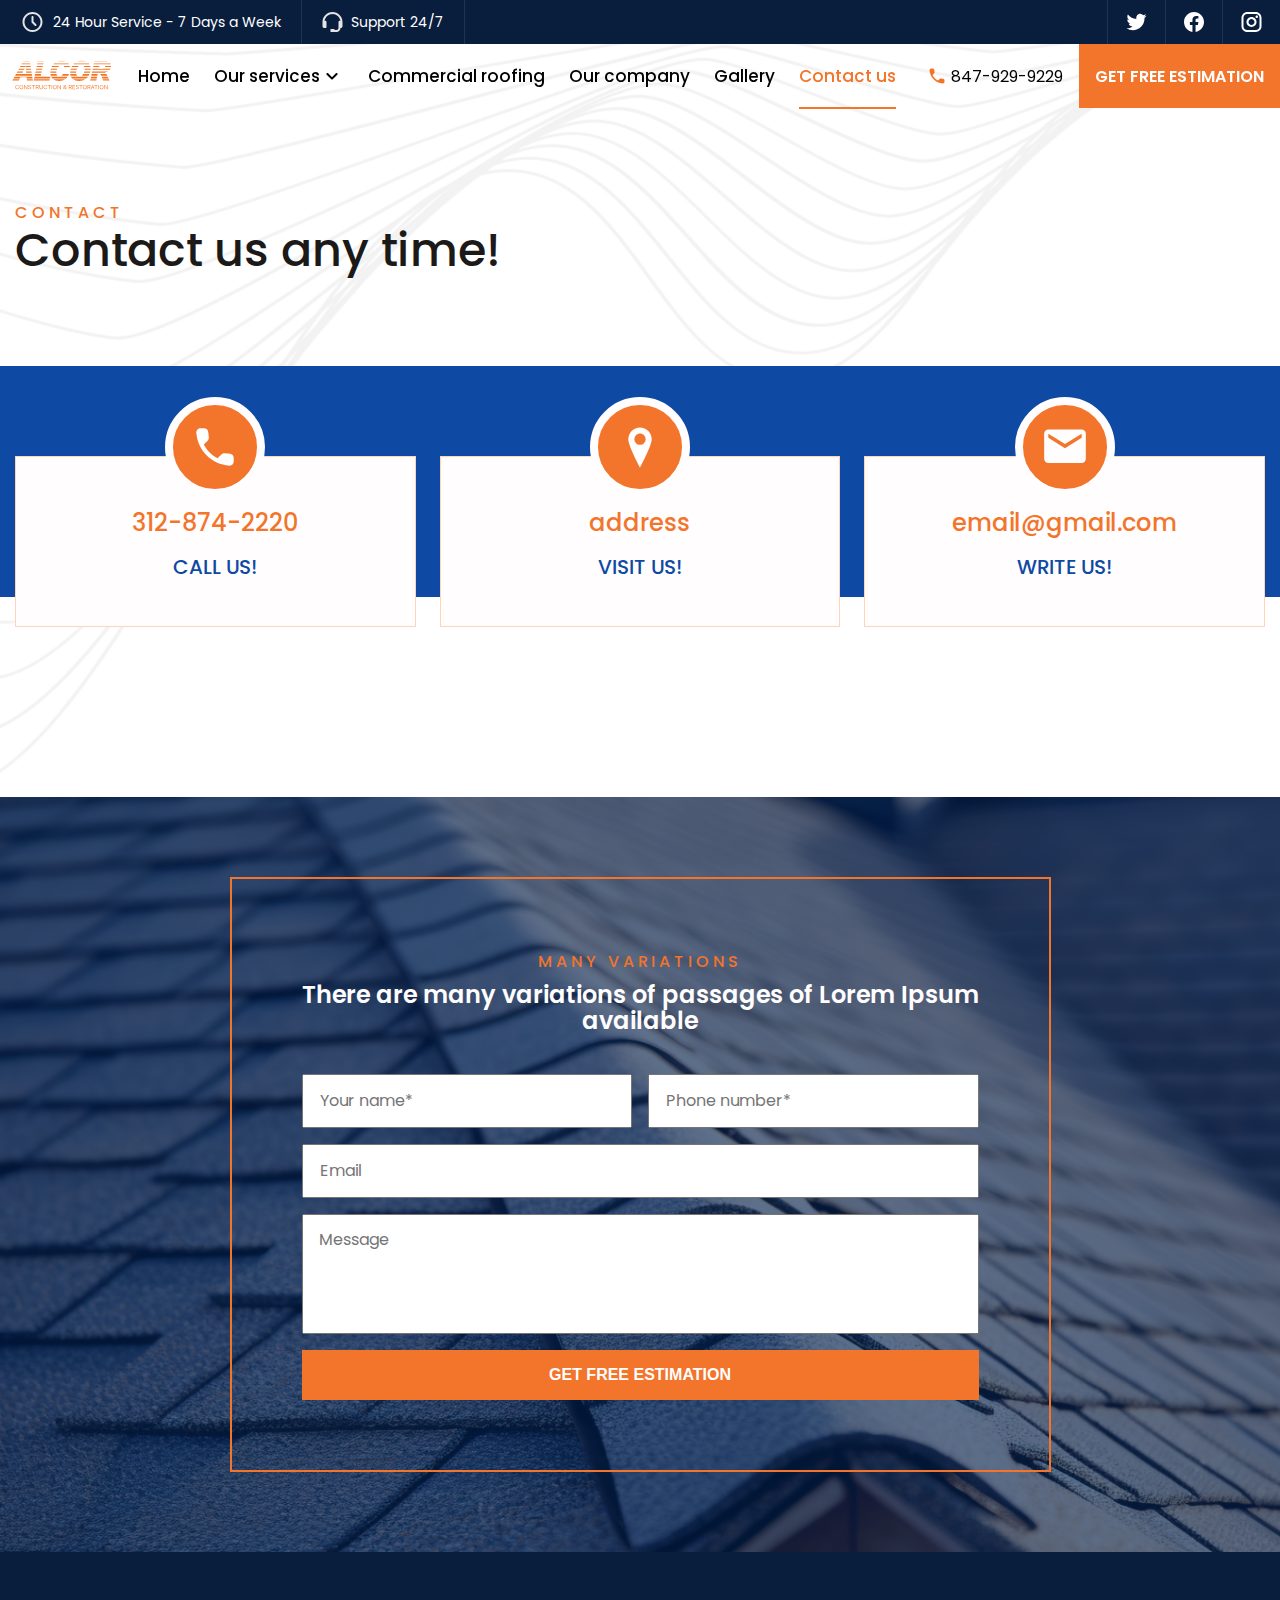
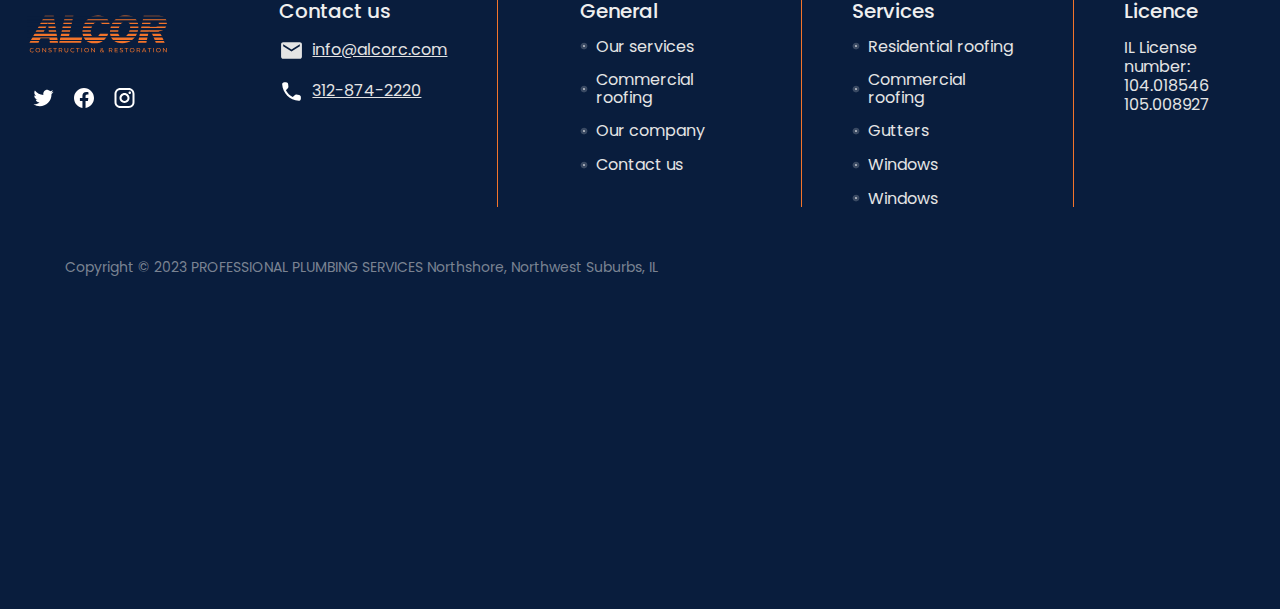
<file: contactPage.html>
<!DOCTYPE html>
<html lang="en">
  <head>
    <meta charset="UTF-8" />
    <meta http-equiv="X-UA-Compatible" content="IE=edge" />
    <meta name="viewport" content="width=device-width, initial-scale=1.0" />
    <title>Roofers</title>
    <link rel="preconnect" href="https://fonts.googleapis.com" />
    <link rel="preconnect" href="https://fonts.gstatic.com" crossorigin />
    <link
      href="https://fonts.googleapis.com/css2?family=Poppins:wght@400;500;600;700&display=swap"
      rel="stylesheet"
    />
    <link rel="stylesheet" href="./css/main.css" />
    <link
      rel="stylesheet"
      href="https://cdn.jsdelivr.net/npm/@fancyapps/ui@5.0/dist/fancybox/fancybox.css"
    />
  </head>
  <body>
    <header class="header black">
      <div class="header-banner">
        <div class="left">
          <div class="info">
            <img src="./img/clock.svg" alt="" />
            <p>24 Hour Service - 7 Days a Week</p>
          </div>
          <div class="info">
            <img src="./img/support.svg" alt="" />
            <p>Support 24/7</p>
          </div>
        </div>
        <div class="right">
          <div class="soc-list">
            <a href="" class="soc-link">
              <svg
                xmlns="http://www.w3.org/2000/svg"
                width="25"
                height="24"
                viewBox="0 0 25 24"
                fill="none"
              >
                <path
                  d="M22.5 5.8C21.7483 6.12609 20.9534 6.34166 20.14 6.44C20.9982 5.92732 21.6413 5.12078 21.95 4.17C21.1436 4.65006 20.2608 4.98829 19.34 5.17C18.7245 4.50257 17.905 4.05829 17.0098 3.90685C16.1147 3.7554 15.1945 3.90535 14.3938 4.33319C13.593 4.76102 12.9569 5.44253 12.5852 6.27083C12.2135 7.09914 12.1273 8.02739 12.34 8.91C10.7094 8.82752 9.11444 8.40295 7.65865 7.66386C6.20287 6.92477 4.91885 5.88769 3.89 4.62C3.52914 5.25016 3.33952 5.96382 3.34 6.69C3.33872 7.36438 3.50422 8.02861 3.82176 8.62356C4.13929 9.21851 4.59902 9.72571 5.16 10.1C4.50798 10.0823 3.86989 9.90729 3.3 9.59V9.64C3.30489 10.5849 3.63599 11.4991 4.23731 12.228C4.83864 12.9568 5.67326 13.4556 6.6 13.64C6.24326 13.7486 5.87287 13.8058 5.5 13.81C5.24189 13.807 4.98442 13.7836 4.73 13.74C4.99391 14.5528 5.50462 15.2631 6.19107 15.7722C6.87753 16.2812 7.70558 16.5635 8.56 16.58C7.1172 17.7153 5.33588 18.3349 3.5 18.34C3.16574 18.3411 2.83174 18.3211 2.5 18.28C4.37443 19.4903 6.55881 20.1327 8.79 20.13C10.3297 20.146 11.8571 19.855 13.2831 19.2741C14.7091 18.6931 16.005 17.8339 17.0952 16.7465C18.1854 15.6591 19.048 14.3654 19.6326 12.9409C20.2172 11.5164 20.512 9.98972 20.5 8.45V7.92C21.2847 7.33481 21.9615 6.61742 22.5 5.8Z"
                  fill="white"
                />
              </svg>
            </a>
            <a href="" class="soc-link">
              <svg
                xmlns="http://www.w3.org/2000/svg"
                width="24"
                height="24"
                viewBox="0 0 24 24"
                fill="none"
              >
                <path
                  d="M12 2.04001C6.5 2.04001 2 6.53001 2 12.06C2 17.06 5.66 21.21 10.44 21.96V14.96H7.9V12.06H10.44V9.85001C10.44 7.34001 11.93 5.96001 14.22 5.96001C15.31 5.96001 16.45 6.15001 16.45 6.15001V8.62001H15.19C13.95 8.62001 13.56 9.39001 13.56 10.18V12.06H16.34L15.89 14.96H13.56V21.96C15.9164 21.5879 18.0622 20.3855 19.6099 18.5701C21.1576 16.7546 22.0054 14.4457 22 12.06C22 6.53001 17.5 2.04001 12 2.04001Z"
                  fill="#FFFDFD"
                />
              </svg>
            </a>
            <a href="" class="soc-link">
              <svg
                xmlns="http://www.w3.org/2000/svg"
                width="25"
                height="24"
                viewBox="0 0 25 24"
                fill="none"
              >
                <path
                  d="M8.3 2H16.7C19.9 2 22.5 4.6 22.5 7.8V16.2C22.5 17.7383 21.8889 19.2135 20.8012 20.3012C19.7135 21.3889 18.2383 22 16.7 22H8.3C5.1 22 2.5 19.4 2.5 16.2V7.8C2.5 6.26174 3.11107 4.78649 4.19878 3.69878C5.28649 2.61107 6.76174 2 8.3 2ZM8.1 4C7.14522 4 6.22955 4.37928 5.55442 5.05442C4.87928 5.72955 4.5 6.64522 4.5 7.6V16.4C4.5 18.39 6.11 20 8.1 20H16.9C17.8548 20 18.7705 19.6207 19.4456 18.9456C20.1207 18.2705 20.5 17.3548 20.5 16.4V7.6C20.5 5.61 18.89 4 16.9 4H8.1ZM17.75 5.5C18.0815 5.5 18.3995 5.6317 18.6339 5.86612C18.8683 6.10054 19 6.41848 19 6.75C19 7.08152 18.8683 7.39946 18.6339 7.63388C18.3995 7.8683 18.0815 8 17.75 8C17.4185 8 17.1005 7.8683 16.8661 7.63388C16.6317 7.39946 16.5 7.08152 16.5 6.75C16.5 6.41848 16.6317 6.10054 16.8661 5.86612C17.1005 5.6317 17.4185 5.5 17.75 5.5ZM12.5 7C13.8261 7 15.0979 7.52678 16.0355 8.46447C16.9732 9.40215 17.5 10.6739 17.5 12C17.5 13.3261 16.9732 14.5979 16.0355 15.5355C15.0979 16.4732 13.8261 17 12.5 17C11.1739 17 9.90215 16.4732 8.96447 15.5355C8.02678 14.5979 7.5 13.3261 7.5 12C7.5 10.6739 8.02678 9.40215 8.96447 8.46447C9.90215 7.52678 11.1739 7 12.5 7ZM12.5 9C11.7044 9 10.9413 9.31607 10.3787 9.87868C9.81607 10.4413 9.5 11.2044 9.5 12C9.5 12.7956 9.81607 13.5587 10.3787 14.1213C10.9413 14.6839 11.7044 15 12.5 15C13.2956 15 14.0587 14.6839 14.6213 14.1213C15.1839 13.5587 15.5 12.7956 15.5 12C15.5 11.2044 15.1839 10.4413 14.6213 9.87868C14.0587 9.31607 13.2956 9 12.5 9Z"
                  fill="white"
                />
              </svg>
            </a>
          </div>
        </div>
      </div>
      <div class="container">
        <div class="header-body">
          <a class="logo"> <img src="./img/logo.svg" alt="" /> </a>
          <nav class="header-nav">
            <div class="top-mobile">
              <a class="logo"> <img src="./img/logo.svg" alt="" /> </a>
              <div class="close-menu">
                <img src="./img/burger.svg" alt="" />
              </div>
            </div>
            <ul class="nav-list">
              <li class="nav-item">
                <a href="index.html" class="nav-link">Home</a>
              </li>
              <li class="nav-item">
                <p class="nav-link">
                  Our services
                  <svg
                    xmlns="http://www.w3.org/2000/svg"
                    width="24"
                    height="24"
                    viewBox="0 0 24 24"
                    fill="none"
                  >
                    <path
                      d="M15.88 9.29001L12 13.17L8.11999 9.29001C8.02741 9.19742 7.9175 9.12399 7.79653 9.07388C7.67557 9.02378 7.54592 8.99799 7.41499 8.99799C7.28406 8.99799 7.15441 9.02378 7.03345 9.07388C6.91248 9.12399 6.80257 9.19742 6.70999 9.29001C6.61741 9.38259 6.54397 9.4925 6.49386 9.61346C6.44376 9.73443 6.41797 9.86408 6.41797 9.99501C6.41797 10.1259 6.44376 10.2556 6.49386 10.3765C6.54397 10.4975 6.61741 10.6074 6.70999 10.7L11.3 15.29C11.69 15.68 12.32 15.68 12.71 15.29L17.3 10.7C17.3927 10.6075 17.4662 10.4976 17.5164 10.3766C17.5666 10.2557 17.5924 10.126 17.5924 9.99501C17.5924 9.86404 17.5666 9.73436 17.5164 9.61338C17.4662 9.49241 17.3927 9.38252 17.3 9.29001C16.91 8.91001 16.27 8.90001 15.88 9.29001Z"
                      fill="#FFFDFD"
                    />
                  </svg>
                </p>

                <ul class="sub-menu">
                  <li class="sub-menu-item">
                    <a href="servicePage.html">Residential roofing</a>
                  </li>
                  <li class="sub-menu-item">
                    <a href="servicePage.html">Commercial roofing</a>
                  </li>
                  <li class="sub-menu-item">
                    <a href="servicePage.html">Gutters</a>
                  </li>
                  <li class="sub-menu-item">
                    <a href="servicePage.html">Windows</a>
                  </li>
                  <li class="sub-menu-item">
                    <a href="servicePage.html">Mitigation</a>
                  </li>
                </ul>
              </li>
              <li class="nav-item">
                <a href="commercial.html" class="nav-link"
                  >Commercial roofing</a
                >
              </li>
              <li class="nav-item">
                <a href="aboutUs.html" class="nav-link">Our company</a>
              </li>
              <li class="nav-item">
                <a href="galleryPage.html" class="nav-link">Gallery</a>
              </li>
              <li class="nav-item current">
                <a href="contactPage.html" class="nav-link">Contact us</a>
              </li>
            </ul>
            <div class="bottom-mobile">
              <div class="soc-list">
                <a href="" class="soc-link">
                  <svg
                    xmlns="http://www.w3.org/2000/svg"
                    width="25"
                    height="24"
                    viewBox="0 0 25 24"
                    fill="none"
                  >
                    <path
                      d="M22.5 5.8C21.7483 6.12609 20.9534 6.34166 20.14 6.44C20.9982 5.92732 21.6413 5.12078 21.95 4.17C21.1436 4.65006 20.2608 4.98829 19.34 5.17C18.7245 4.50257 17.905 4.05829 17.0098 3.90685C16.1147 3.7554 15.1945 3.90535 14.3938 4.33319C13.593 4.76102 12.9569 5.44253 12.5852 6.27083C12.2135 7.09914 12.1273 8.02739 12.34 8.91C10.7094 8.82752 9.11444 8.40295 7.65865 7.66386C6.20287 6.92477 4.91885 5.88769 3.89 4.62C3.52914 5.25016 3.33952 5.96382 3.34 6.69C3.33872 7.36438 3.50422 8.02861 3.82176 8.62356C4.13929 9.21851 4.59902 9.72571 5.16 10.1C4.50798 10.0823 3.86989 9.90729 3.3 9.59V9.64C3.30489 10.5849 3.63599 11.4991 4.23731 12.228C4.83864 12.9568 5.67326 13.4556 6.6 13.64C6.24326 13.7486 5.87287 13.8058 5.5 13.81C5.24189 13.807 4.98442 13.7836 4.73 13.74C4.99391 14.5528 5.50462 15.2631 6.19107 15.7722C6.87753 16.2812 7.70558 16.5635 8.56 16.58C7.1172 17.7153 5.33588 18.3349 3.5 18.34C3.16574 18.3411 2.83174 18.3211 2.5 18.28C4.37443 19.4903 6.55881 20.1327 8.79 20.13C10.3297 20.146 11.8571 19.855 13.2831 19.2741C14.7091 18.6931 16.005 17.8339 17.0952 16.7465C18.1854 15.6591 19.048 14.3654 19.6326 12.9409C20.2172 11.5164 20.512 9.98972 20.5 8.45V7.92C21.2847 7.33481 21.9615 6.61742 22.5 5.8Z"
                      fill="white"
                    />
                  </svg>
                </a>
                <a href="" class="soc-link">
                  <svg
                    xmlns="http://www.w3.org/2000/svg"
                    width="24"
                    height="24"
                    viewBox="0 0 24 24"
                    fill="none"
                  >
                    <path
                      d="M12 2.04001C6.5 2.04001 2 6.53001 2 12.06C2 17.06 5.66 21.21 10.44 21.96V14.96H7.9V12.06H10.44V9.85001C10.44 7.34001 11.93 5.96001 14.22 5.96001C15.31 5.96001 16.45 6.15001 16.45 6.15001V8.62001H15.19C13.95 8.62001 13.56 9.39001 13.56 10.18V12.06H16.34L15.89 14.96H13.56V21.96C15.9164 21.5879 18.0622 20.3855 19.6099 18.5701C21.1576 16.7546 22.0054 14.4457 22 12.06C22 6.53001 17.5 2.04001 12 2.04001Z"
                      fill="#FFFDFD"
                    />
                  </svg>
                </a>
                <a href="" class="soc-link">
                  <svg
                    xmlns="http://www.w3.org/2000/svg"
                    width="25"
                    height="24"
                    viewBox="0 0 25 24"
                    fill="none"
                  >
                    <path
                      d="M8.3 2H16.7C19.9 2 22.5 4.6 22.5 7.8V16.2C22.5 17.7383 21.8889 19.2135 20.8012 20.3012C19.7135 21.3889 18.2383 22 16.7 22H8.3C5.1 22 2.5 19.4 2.5 16.2V7.8C2.5 6.26174 3.11107 4.78649 4.19878 3.69878C5.28649 2.61107 6.76174 2 8.3 2ZM8.1 4C7.14522 4 6.22955 4.37928 5.55442 5.05442C4.87928 5.72955 4.5 6.64522 4.5 7.6V16.4C4.5 18.39 6.11 20 8.1 20H16.9C17.8548 20 18.7705 19.6207 19.4456 18.9456C20.1207 18.2705 20.5 17.3548 20.5 16.4V7.6C20.5 5.61 18.89 4 16.9 4H8.1ZM17.75 5.5C18.0815 5.5 18.3995 5.6317 18.6339 5.86612C18.8683 6.10054 19 6.41848 19 6.75C19 7.08152 18.8683 7.39946 18.6339 7.63388C18.3995 7.8683 18.0815 8 17.75 8C17.4185 8 17.1005 7.8683 16.8661 7.63388C16.6317 7.39946 16.5 7.08152 16.5 6.75C16.5 6.41848 16.6317 6.10054 16.8661 5.86612C17.1005 5.6317 17.4185 5.5 17.75 5.5ZM12.5 7C13.8261 7 15.0979 7.52678 16.0355 8.46447C16.9732 9.40215 17.5 10.6739 17.5 12C17.5 13.3261 16.9732 14.5979 16.0355 15.5355C15.0979 16.4732 13.8261 17 12.5 17C11.1739 17 9.90215 16.4732 8.96447 15.5355C8.02678 14.5979 7.5 13.3261 7.5 12C7.5 10.6739 8.02678 9.40215 8.96447 8.46447C9.90215 7.52678 11.1739 7 12.5 7ZM12.5 9C11.7044 9 10.9413 9.31607 10.3787 9.87868C9.81607 10.4413 9.5 11.2044 9.5 12C9.5 12.7956 9.81607 13.5587 10.3787 14.1213C10.9413 14.6839 11.7044 15 12.5 15C13.2956 15 14.0587 14.6839 14.6213 14.1213C15.1839 13.5587 15.5 12.7956 15.5 12C15.5 11.2044 15.1839 10.4413 14.6213 9.87868C14.0587 9.31607 13.2956 9 12.5 9Z"
                      fill="white"
                    />
                  </svg>
                </a>
              </div>
              <a href="#" class="btn">Get free estimation</a>
            </div>
          </nav>
          <div class="right">
            <a href="tel:8479299229" class="tel"
              ><img src="./img/phone.svg" alt="" /> 847-929-9229</a
            >
            <a href="#" class="btn">Get free estimation</a>
            <div class="header-burger">
              <img src="./img/burger.svg" alt="" />
            </div>
          </div>
        </div>
      </div>
    </header>
    <section
      class="contactUs"
      style="background-image: url('./img/reviewBack.svg')"
    >
      <div class="container">
        <p class="section-subtitle">contact</p>
        <h2 class="section-title">Contact us any time!</h2>
      </div>
      <div class="line">
        <div class="container">
          <div class="contact-list">
            <a href="tel:3128742220" class="contact-item">
              <div class="icon">
                <img src="./img/phoneFF.svg" alt="" />
              </div>
              <p class="link">312-874-2220</p>
              <p class="action">call us!</p>
            </a>
            <div class="contact-item">
              <div class="icon">
                <img src="./img/location.svg" alt="" />
              </div>
              <p class="link">address</p>
              <p class="action">visit us!</p>
            </div>
            <a href="mailto:email@gmail.com" class="contact-item">
              <div class="icon">
                <img src="./img/mailFF.svg" alt="" />
              </div>
              <p class="link">email@gmail.com</p>
              <p class="action">write us!</p>
            </a>
          </div>
        </div>
      </div>
    </section>
    <section
      class="contactForm"
      style="background-image: url('./img/formBack.jpeg')"
    >
      <div class="container">
        <div class="card">
          <p class="section-subtitle">many variations</p>
          <h2 class="title">
            There are many variations of passages of Lorem Ipsum available
          </h2>
          <form action="" id="main-form" class="form">
            <div class="row1">
              <input
                type="text"
                placeholder="Your name*"
                name="fname"
                required
              />
              <input
                type="tel"
                placeholder="Phone number*"
                name="phone"
                required
              />
            </div>
            <input type="email" name="email" placeholder="Email" />
            <textarea placeholder="Message"></textarea>
            <button class="btn" type="submit">Get free estimation</button>
          </form>
        </div>
      </div>
    </section>
    <footer class="footer">
      <div class="container">
        <div class="row1">
          <div class="left">
            <div class="col col1">
              <div class="logo">
                <img src="./img/FOOTERLOGO.svg" alt="" />
              </div>
              <div class="soc-list">
                <a href="" class="soc-link">
                  <svg
                    xmlns="http://www.w3.org/2000/svg"
                    width="25"
                    height="24"
                    viewBox="0 0 25 24"
                    fill="none"
                  >
                    <path
                      d="M22.5 5.8C21.7483 6.12609 20.9534 6.34166 20.14 6.44C20.9982 5.92732 21.6413 5.12078 21.95 4.17C21.1436 4.65006 20.2608 4.98829 19.34 5.17C18.7245 4.50257 17.905 4.05829 17.0098 3.90685C16.1147 3.7554 15.1945 3.90535 14.3938 4.33319C13.593 4.76102 12.9569 5.44253 12.5852 6.27083C12.2135 7.09914 12.1273 8.02739 12.34 8.91C10.7094 8.82752 9.11444 8.40295 7.65865 7.66386C6.20287 6.92477 4.91885 5.88769 3.89 4.62C3.52914 5.25016 3.33952 5.96382 3.34 6.69C3.33872 7.36438 3.50422 8.02861 3.82176 8.62356C4.13929 9.21851 4.59902 9.72571 5.16 10.1C4.50798 10.0823 3.86989 9.90729 3.3 9.59V9.64C3.30489 10.5849 3.63599 11.4991 4.23731 12.228C4.83864 12.9568 5.67326 13.4556 6.6 13.64C6.24326 13.7486 5.87287 13.8058 5.5 13.81C5.24189 13.807 4.98442 13.7836 4.73 13.74C4.99391 14.5528 5.50462 15.2631 6.19107 15.7722C6.87753 16.2812 7.70558 16.5635 8.56 16.58C7.1172 17.7153 5.33588 18.3349 3.5 18.34C3.16574 18.3411 2.83174 18.3211 2.5 18.28C4.37443 19.4903 6.55881 20.1327 8.79 20.13C10.3297 20.146 11.8571 19.855 13.2831 19.2741C14.7091 18.6931 16.005 17.8339 17.0952 16.7465C18.1854 15.6591 19.048 14.3654 19.6326 12.9409C20.2172 11.5164 20.512 9.98972 20.5 8.45V7.92C21.2847 7.33481 21.9615 6.61742 22.5 5.8Z"
                      fill="white"
                    />
                  </svg>
                </a>
                <a href="" class="soc-link">
                  <svg
                    xmlns="http://www.w3.org/2000/svg"
                    width="24"
                    height="24"
                    viewBox="0 0 24 24"
                    fill="none"
                  >
                    <path
                      d="M12 2.04001C6.5 2.04001 2 6.53001 2 12.06C2 17.06 5.66 21.21 10.44 21.96V14.96H7.9V12.06H10.44V9.85001C10.44 7.34001 11.93 5.96001 14.22 5.96001C15.31 5.96001 16.45 6.15001 16.45 6.15001V8.62001H15.19C13.95 8.62001 13.56 9.39001 13.56 10.18V12.06H16.34L15.89 14.96H13.56V21.96C15.9164 21.5879 18.0622 20.3855 19.6099 18.5701C21.1576 16.7546 22.0054 14.4457 22 12.06C22 6.53001 17.5 2.04001 12 2.04001Z"
                      fill="#FFFDFD"
                    />
                  </svg>
                </a>
                <a href="" class="soc-link">
                  <svg
                    xmlns="http://www.w3.org/2000/svg"
                    width="25"
                    height="24"
                    viewBox="0 0 25 24"
                    fill="none"
                  >
                    <path
                      d="M8.3 2H16.7C19.9 2 22.5 4.6 22.5 7.8V16.2C22.5 17.7383 21.8889 19.2135 20.8012 20.3012C19.7135 21.3889 18.2383 22 16.7 22H8.3C5.1 22 2.5 19.4 2.5 16.2V7.8C2.5 6.26174 3.11107 4.78649 4.19878 3.69878C5.28649 2.61107 6.76174 2 8.3 2ZM8.1 4C7.14522 4 6.22955 4.37928 5.55442 5.05442C4.87928 5.72955 4.5 6.64522 4.5 7.6V16.4C4.5 18.39 6.11 20 8.1 20H16.9C17.8548 20 18.7705 19.6207 19.4456 18.9456C20.1207 18.2705 20.5 17.3548 20.5 16.4V7.6C20.5 5.61 18.89 4 16.9 4H8.1ZM17.75 5.5C18.0815 5.5 18.3995 5.6317 18.6339 5.86612C18.8683 6.10054 19 6.41848 19 6.75C19 7.08152 18.8683 7.39946 18.6339 7.63388C18.3995 7.8683 18.0815 8 17.75 8C17.4185 8 17.1005 7.8683 16.8661 7.63388C16.6317 7.39946 16.5 7.08152 16.5 6.75C16.5 6.41848 16.6317 6.10054 16.8661 5.86612C17.1005 5.6317 17.4185 5.5 17.75 5.5ZM12.5 7C13.8261 7 15.0979 7.52678 16.0355 8.46447C16.9732 9.40215 17.5 10.6739 17.5 12C17.5 13.3261 16.9732 14.5979 16.0355 15.5355C15.0979 16.4732 13.8261 17 12.5 17C11.1739 17 9.90215 16.4732 8.96447 15.5355C8.02678 14.5979 7.5 13.3261 7.5 12C7.5 10.6739 8.02678 9.40215 8.96447 8.46447C9.90215 7.52678 11.1739 7 12.5 7ZM12.5 9C11.7044 9 10.9413 9.31607 10.3787 9.87868C9.81607 10.4413 9.5 11.2044 9.5 12C9.5 12.7956 9.81607 13.5587 10.3787 14.1213C10.9413 14.6839 11.7044 15 12.5 15C13.2956 15 14.0587 14.6839 14.6213 14.1213C15.1839 13.5587 15.5 12.7956 15.5 12C15.5 11.2044 15.1839 10.4413 14.6213 9.87868C14.0587 9.31607 13.2956 9 12.5 9Z"
                      fill="white"
                    />
                  </svg>
                </a>
              </div>
            </div>
            <div class="col col2">
              <p class="title">Contact us</p>
              <div class="contactLinks list">
                <a href="mailto:info@alcorc.com" class="link">
                  <img src="./img/mail.svg" alt="" /> info@alcorc.com</a
                >
                <a href="tel:3128742220" class="link">
                  <img src="./img/phoneFF.svg" alt="" />
                  312-874-2220
                </a>
              </div>
            </div>
          </div>
          <div class="rigth">
            <div class="col col3">
              <p class="title">General</p>
              <div class="siteMap list">
                <a href="" class="link"
                  ><img src="./img/disc.svg" alt="" /> Our services</a
                >
                <a href="servicePage.html" class="link">
                  <img src="./img/disc.svg" alt="" /> Commercial roofing</a
                >
                <a href="aboutUs.html" class="link">
                  <img src="./img/disc.svg" alt="" /> Our company</a
                >
                <a href="contactPage.html" class="link">
                  <img src="./img/disc.svg" alt="" /> Contact us</a
                >
              </div>
            </div>

            <div class="col col4">
              <p class="title">Services</p>
              <div class="siteMap list">
                <a href="" class="link">
                  <img src="./img/disc.svg" alt="" /> Residential roofing</a
                >
                <a href="commercial.html" class="link">
                  <img src="./img/disc.svg" alt="" /> Commercial roofing</a
                >
                <a href="" class="link">
                  <img src="./img/disc.svg" alt="" /> Gutters</a
                >
                <a href="" class="link">
                  <img src="./img/disc.svg" alt="" /> Windows</a
                >
                <a href="" class="link">
                  <img src="./img/disc.svg" alt="" /> Windows</a
                >
              </div>
            </div>
            <div class="col col5">
              <p class="title">Licence</p>
              <p class="license-text">
                IL License number: <br />104.018546<br />105.008927
              </p>
            </div>
          </div>
        </div>
        <div class="row2">
          <div class="copyright">
            Copyright © 2023 PROFESSIONAL PLUMBING SERVICES Northshore,
            Northwest Suburbs, IL
          </div>
        </div>
      </div>
      <iframe
        src="https://www.google.com/maps/embed?pb=!1m18!1m12!1m3!1d114964.5455007925!2d-80.3118591977721!3d25.78238429324605!2m3!1f0!2f0!3f0!3m2!1i1024!2i768!4f13.1!3m3!1m2!1s0x88d9b0a20ec8c111%3A0xff96f271ddad4f65!2sMiami%2C%20FL%2C%20USA!5e0!3m2!1sen!2sua!4v1693498329032!5m2!1sen!2sua"
        width="100%"
        height="300px"
        style="border: 0"
        allowfullscreen=""
        loading="lazy"
        referrerpolicy="no-referrer-when-downgrade"
      ></iframe>
    </footer>
    <script src="https://code.jquery.com/jquery-3.6.3.min.js"></script>
    <script src="https://cdn.jsdelivr.net/npm/@fancyapps/ui@5.0/dist/fancybox/fancybox.umd.js"></script>
    <script src="./js/main.js"></script>
    <script src="./js/slick.min.js"></script>
    <script src="./js/sliders.js"></script>
  </body>
</html>
</file>
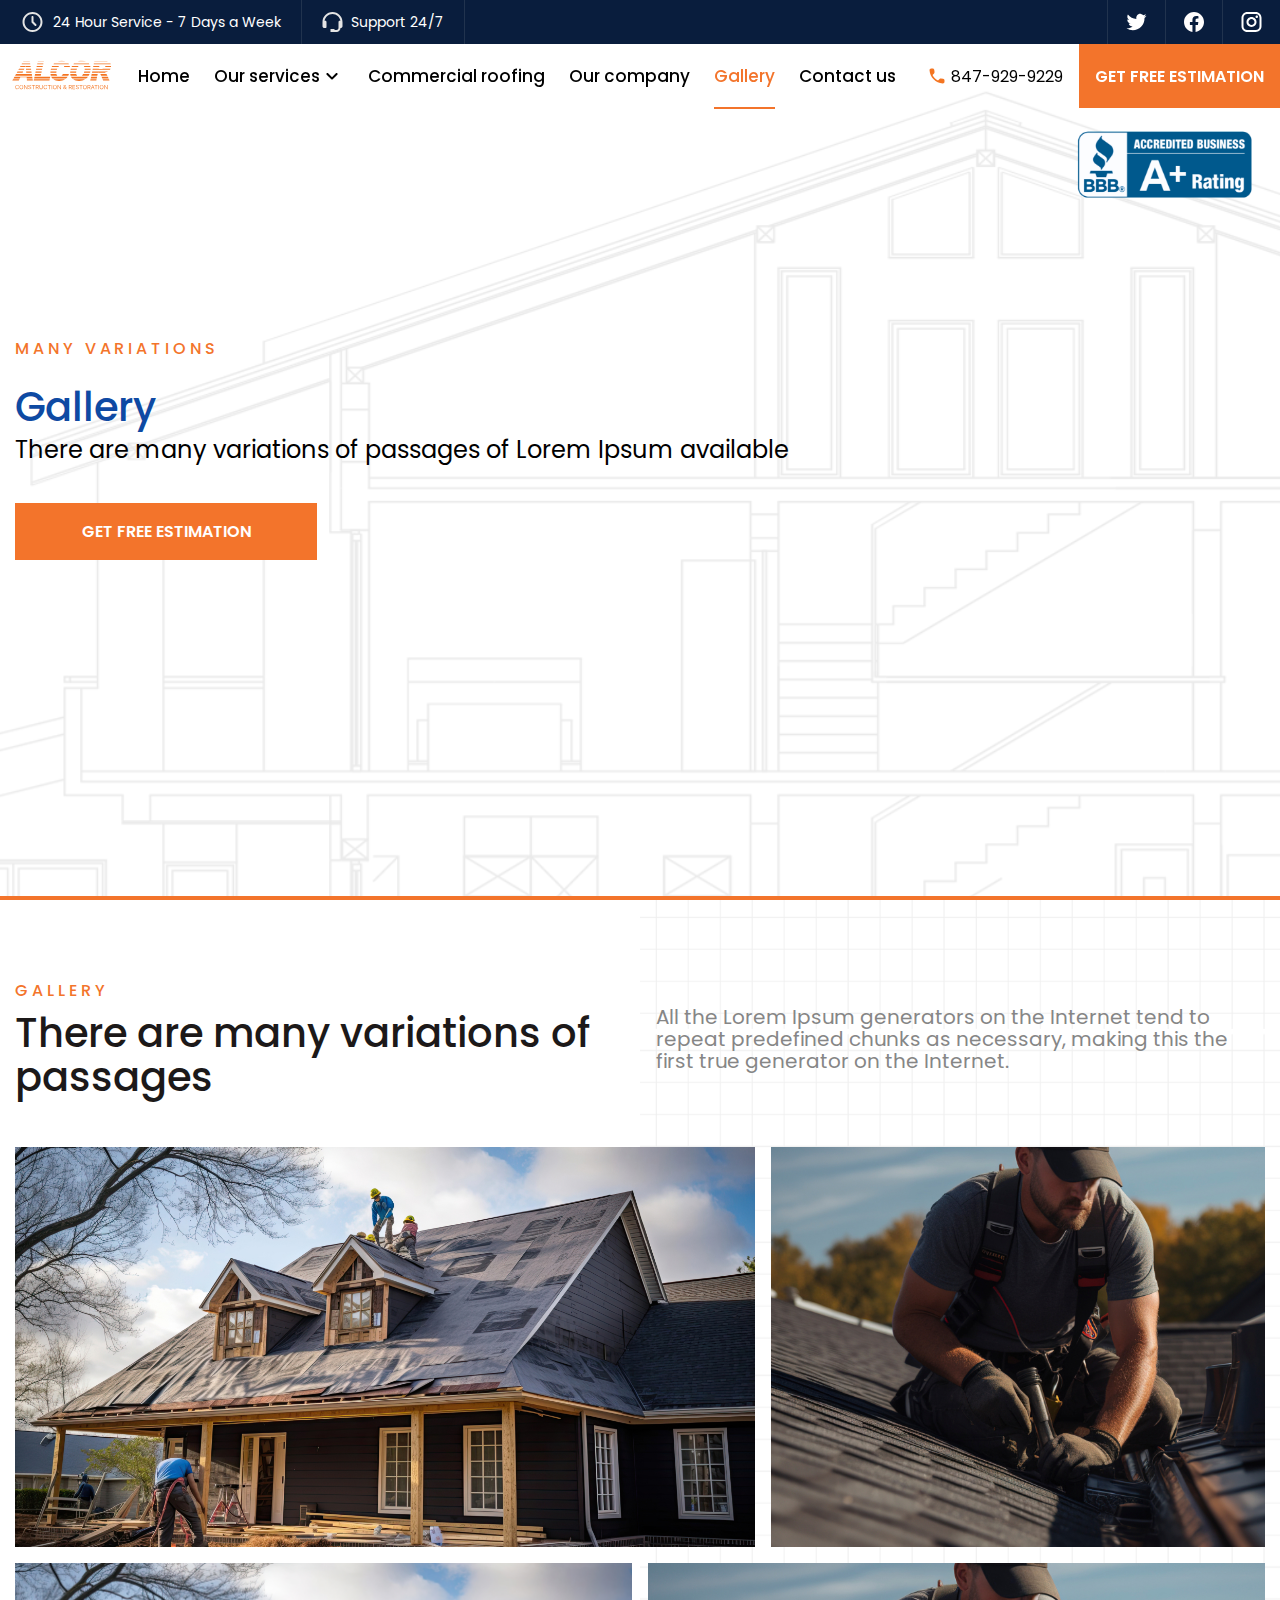
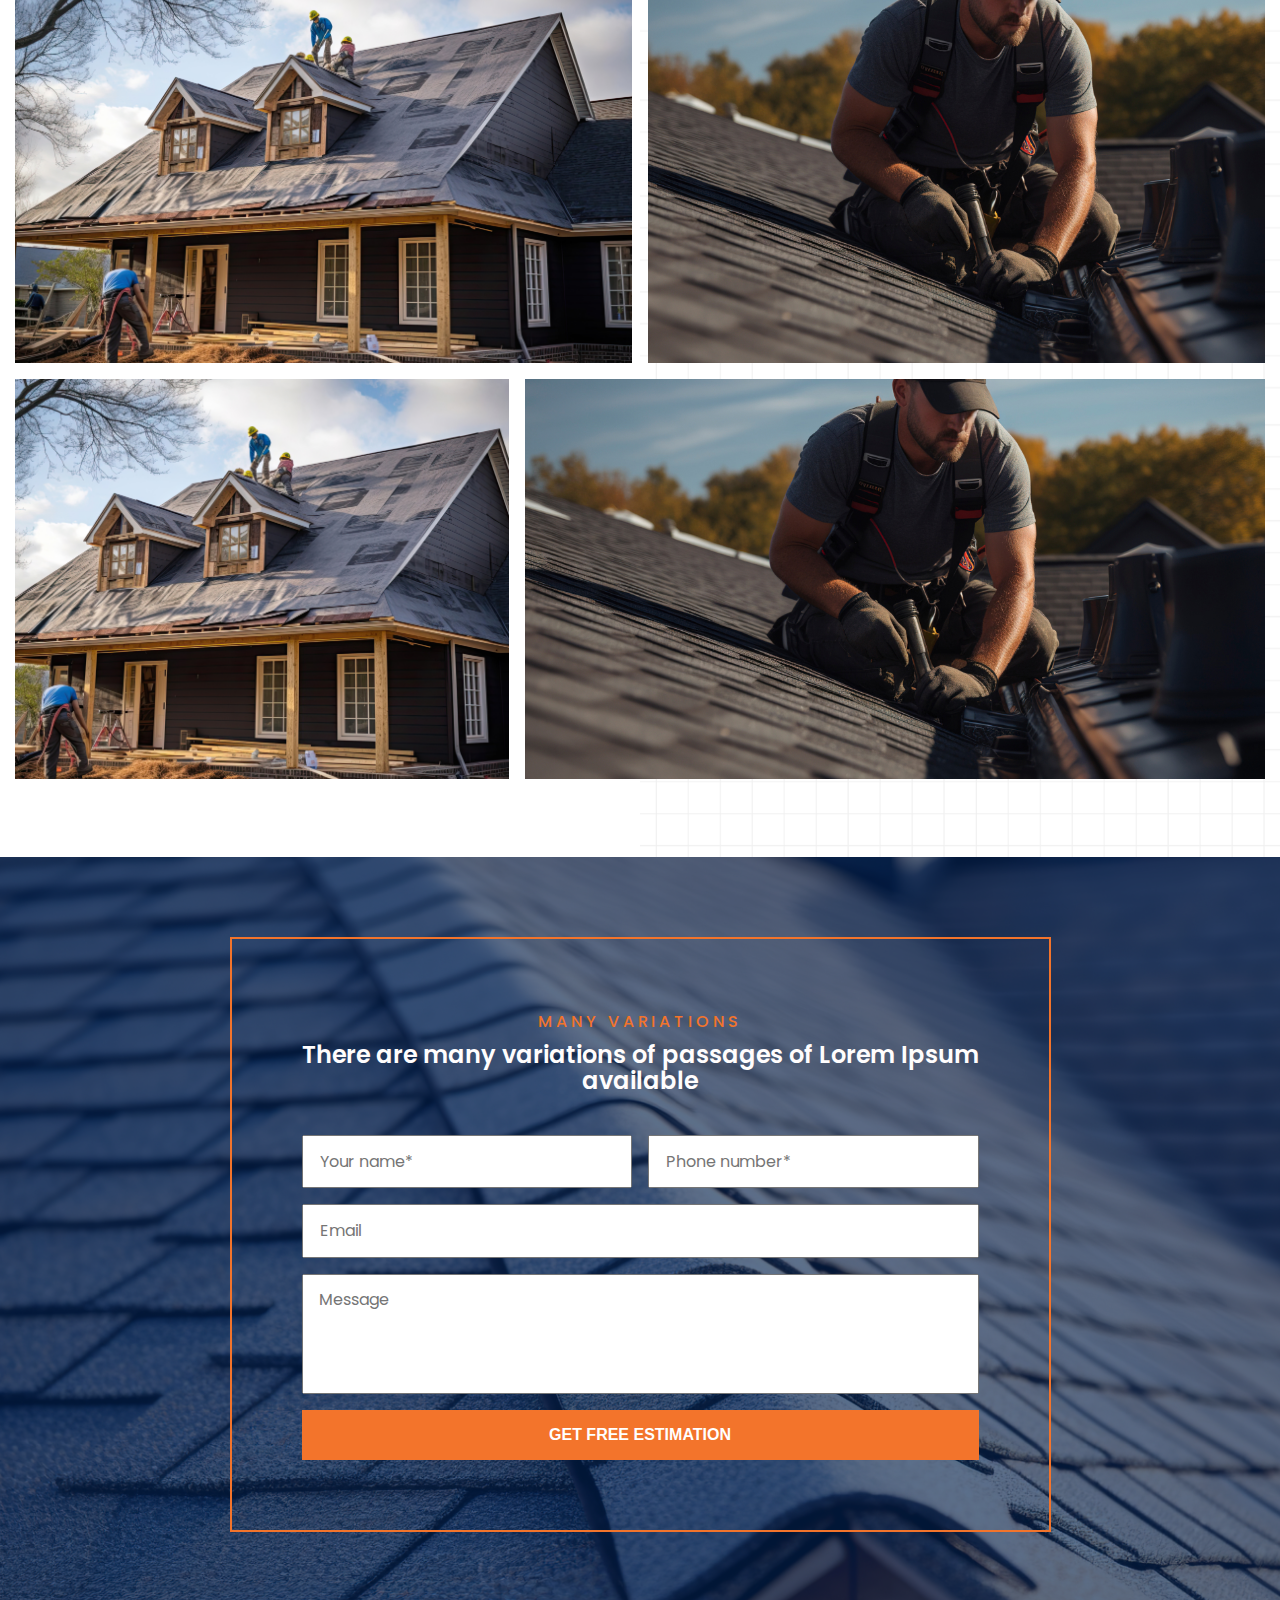
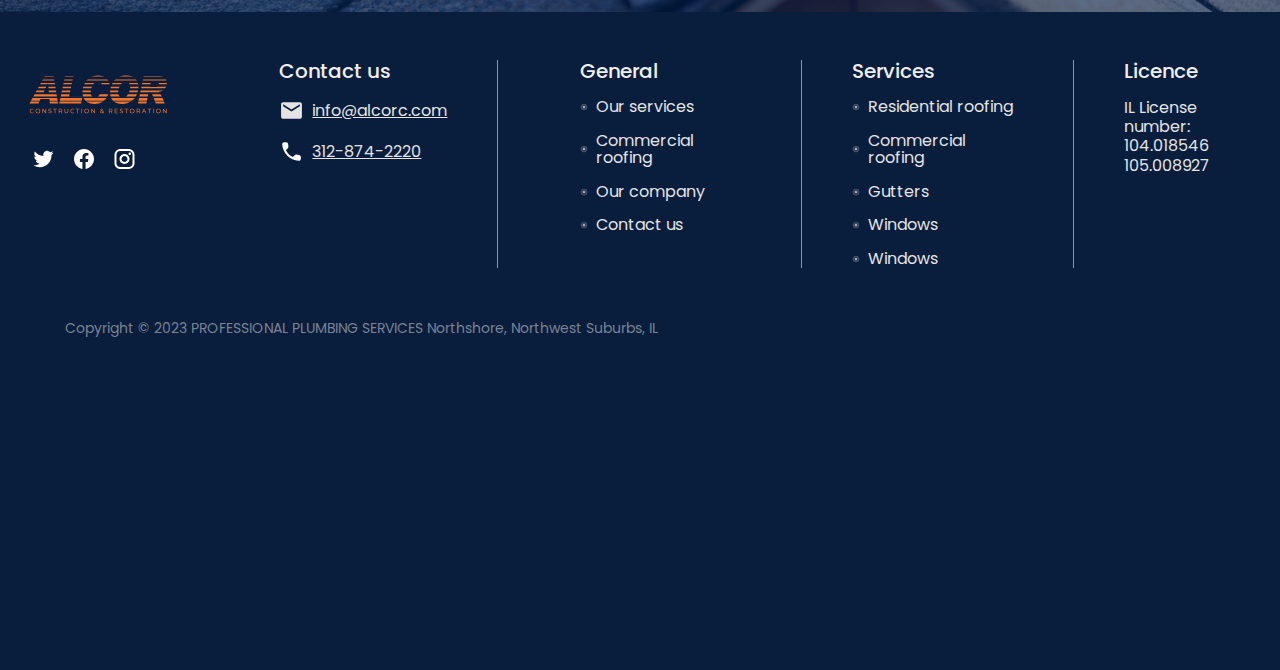
<file: galleryPage.html>
<!DOCTYPE html>
<html lang="en">
  <head>
    <meta charset="UTF-8" />
    <meta http-equiv="X-UA-Compatible" content="IE=edge" />
    <meta name="viewport" content="width=device-width, initial-scale=1.0" />
    <title>Roofers</title>
    <link rel="preconnect" href="https://fonts.googleapis.com" />
    <link rel="preconnect" href="https://fonts.gstatic.com" crossorigin />
    <link
      href="https://fonts.googleapis.com/css2?family=Poppins:wght@400;500;600;700&display=swap"
      rel="stylesheet"
    />
    <link rel="stylesheet" href="./css/main.css" />
    <link
      rel="stylesheet"
      href="https://cdn.jsdelivr.net/npm/@fancyapps/ui@5.0/dist/fancybox/fancybox.css"
    />
  </head>
  <body>
    <header class="header black">
      <div class="header-banner">
        <div class="left">
          <div class="info">
            <img src="./img/clock.svg" alt="" />
            <p>24 Hour Service - 7 Days a Week</p>
          </div>
          <div class="info">
            <img src="./img/support.svg" alt="" />
            <p>Support 24/7</p>
          </div>
        </div>
        <div class="right">
          <div class="soc-list">
            <a href="" class="soc-link">
              <svg
                xmlns="http://www.w3.org/2000/svg"
                width="25"
                height="24"
                viewBox="0 0 25 24"
                fill="none"
              >
                <path
                  d="M22.5 5.8C21.7483 6.12609 20.9534 6.34166 20.14 6.44C20.9982 5.92732 21.6413 5.12078 21.95 4.17C21.1436 4.65006 20.2608 4.98829 19.34 5.17C18.7245 4.50257 17.905 4.05829 17.0098 3.90685C16.1147 3.7554 15.1945 3.90535 14.3938 4.33319C13.593 4.76102 12.9569 5.44253 12.5852 6.27083C12.2135 7.09914 12.1273 8.02739 12.34 8.91C10.7094 8.82752 9.11444 8.40295 7.65865 7.66386C6.20287 6.92477 4.91885 5.88769 3.89 4.62C3.52914 5.25016 3.33952 5.96382 3.34 6.69C3.33872 7.36438 3.50422 8.02861 3.82176 8.62356C4.13929 9.21851 4.59902 9.72571 5.16 10.1C4.50798 10.0823 3.86989 9.90729 3.3 9.59V9.64C3.30489 10.5849 3.63599 11.4991 4.23731 12.228C4.83864 12.9568 5.67326 13.4556 6.6 13.64C6.24326 13.7486 5.87287 13.8058 5.5 13.81C5.24189 13.807 4.98442 13.7836 4.73 13.74C4.99391 14.5528 5.50462 15.2631 6.19107 15.7722C6.87753 16.2812 7.70558 16.5635 8.56 16.58C7.1172 17.7153 5.33588 18.3349 3.5 18.34C3.16574 18.3411 2.83174 18.3211 2.5 18.28C4.37443 19.4903 6.55881 20.1327 8.79 20.13C10.3297 20.146 11.8571 19.855 13.2831 19.2741C14.7091 18.6931 16.005 17.8339 17.0952 16.7465C18.1854 15.6591 19.048 14.3654 19.6326 12.9409C20.2172 11.5164 20.512 9.98972 20.5 8.45V7.92C21.2847 7.33481 21.9615 6.61742 22.5 5.8Z"
                  fill="white"
                />
              </svg>
            </a>
            <a href="" class="soc-link">
              <svg
                xmlns="http://www.w3.org/2000/svg"
                width="24"
                height="24"
                viewBox="0 0 24 24"
                fill="none"
              >
                <path
                  d="M12 2.04001C6.5 2.04001 2 6.53001 2 12.06C2 17.06 5.66 21.21 10.44 21.96V14.96H7.9V12.06H10.44V9.85001C10.44 7.34001 11.93 5.96001 14.22 5.96001C15.31 5.96001 16.45 6.15001 16.45 6.15001V8.62001H15.19C13.95 8.62001 13.56 9.39001 13.56 10.18V12.06H16.34L15.89 14.96H13.56V21.96C15.9164 21.5879 18.0622 20.3855 19.6099 18.5701C21.1576 16.7546 22.0054 14.4457 22 12.06C22 6.53001 17.5 2.04001 12 2.04001Z"
                  fill="#FFFDFD"
                />
              </svg>
            </a>
            <a href="" class="soc-link">
              <svg
                xmlns="http://www.w3.org/2000/svg"
                width="25"
                height="24"
                viewBox="0 0 25 24"
                fill="none"
              >
                <path
                  d="M8.3 2H16.7C19.9 2 22.5 4.6 22.5 7.8V16.2C22.5 17.7383 21.8889 19.2135 20.8012 20.3012C19.7135 21.3889 18.2383 22 16.7 22H8.3C5.1 22 2.5 19.4 2.5 16.2V7.8C2.5 6.26174 3.11107 4.78649 4.19878 3.69878C5.28649 2.61107 6.76174 2 8.3 2ZM8.1 4C7.14522 4 6.22955 4.37928 5.55442 5.05442C4.87928 5.72955 4.5 6.64522 4.5 7.6V16.4C4.5 18.39 6.11 20 8.1 20H16.9C17.8548 20 18.7705 19.6207 19.4456 18.9456C20.1207 18.2705 20.5 17.3548 20.5 16.4V7.6C20.5 5.61 18.89 4 16.9 4H8.1ZM17.75 5.5C18.0815 5.5 18.3995 5.6317 18.6339 5.86612C18.8683 6.10054 19 6.41848 19 6.75C19 7.08152 18.8683 7.39946 18.6339 7.63388C18.3995 7.8683 18.0815 8 17.75 8C17.4185 8 17.1005 7.8683 16.8661 7.63388C16.6317 7.39946 16.5 7.08152 16.5 6.75C16.5 6.41848 16.6317 6.10054 16.8661 5.86612C17.1005 5.6317 17.4185 5.5 17.75 5.5ZM12.5 7C13.8261 7 15.0979 7.52678 16.0355 8.46447C16.9732 9.40215 17.5 10.6739 17.5 12C17.5 13.3261 16.9732 14.5979 16.0355 15.5355C15.0979 16.4732 13.8261 17 12.5 17C11.1739 17 9.90215 16.4732 8.96447 15.5355C8.02678 14.5979 7.5 13.3261 7.5 12C7.5 10.6739 8.02678 9.40215 8.96447 8.46447C9.90215 7.52678 11.1739 7 12.5 7ZM12.5 9C11.7044 9 10.9413 9.31607 10.3787 9.87868C9.81607 10.4413 9.5 11.2044 9.5 12C9.5 12.7956 9.81607 13.5587 10.3787 14.1213C10.9413 14.6839 11.7044 15 12.5 15C13.2956 15 14.0587 14.6839 14.6213 14.1213C15.1839 13.5587 15.5 12.7956 15.5 12C15.5 11.2044 15.1839 10.4413 14.6213 9.87868C14.0587 9.31607 13.2956 9 12.5 9Z"
                  fill="white"
                />
              </svg>
            </a>
          </div>
        </div>
      </div>
      <div class="container">
        <div class="header-body">
          <a class="logo"> <img src="./img/logo.svg" alt="" /> </a>
          <nav class="header-nav">
            <div class="top-mobile">
              <a class="logo"> <img src="./img/logo.svg" alt="" /> </a>
              <div class="close-menu">
                <img src="./img/burger.svg" alt="" />
              </div>
            </div>
            <ul class="nav-list">
              <li class="nav-item">
                <a href="index.html" class="nav-link">Home</a>
              </li>
              <li class="nav-item">
                <p class="nav-link">
                  Our services
                  <svg
                    xmlns="http://www.w3.org/2000/svg"
                    width="24"
                    height="24"
                    viewBox="0 0 24 24"
                    fill="none"
                  >
                    <path
                      d="M15.88 9.29001L12 13.17L8.11999 9.29001C8.02741 9.19742 7.9175 9.12399 7.79653 9.07388C7.67557 9.02378 7.54592 8.99799 7.41499 8.99799C7.28406 8.99799 7.15441 9.02378 7.03345 9.07388C6.91248 9.12399 6.80257 9.19742 6.70999 9.29001C6.61741 9.38259 6.54397 9.4925 6.49386 9.61346C6.44376 9.73443 6.41797 9.86408 6.41797 9.99501C6.41797 10.1259 6.44376 10.2556 6.49386 10.3765C6.54397 10.4975 6.61741 10.6074 6.70999 10.7L11.3 15.29C11.69 15.68 12.32 15.68 12.71 15.29L17.3 10.7C17.3927 10.6075 17.4662 10.4976 17.5164 10.3766C17.5666 10.2557 17.5924 10.126 17.5924 9.99501C17.5924 9.86404 17.5666 9.73436 17.5164 9.61338C17.4662 9.49241 17.3927 9.38252 17.3 9.29001C16.91 8.91001 16.27 8.90001 15.88 9.29001Z"
                      fill="#FFFDFD"
                    />
                  </svg>
                </p>

                <ul class="sub-menu">
                  <li class="sub-menu-item">
                    <a href="servicePage.html">Residential roofing</a>
                  </li>
                  <li class="sub-menu-item">
                    <a href="servicePage.html">Commercial roofing</a>
                  </li>
                  <li class="sub-menu-item">
                    <a href="servicePage.html">Gutters</a>
                  </li>
                  <li class="sub-menu-item">
                    <a href="servicePage.html">Windows</a>
                  </li>
                  <li class="sub-menu-item">
                    <a href="servicePage.html">Mitigation</a>
                  </li>
                </ul>
              </li>
              <li class="nav-item">
                <a href="commercial.html" class="nav-link"
                  >Commercial roofing</a
                >
              </li>
              <li class="nav-item">
                <a href="aboutUs.html" class="nav-link">Our company</a>
              </li>
              <li class="nav-item current">
                <a href="galleryPage.html" class="nav-link">Gallery</a>
              </li>
              <li class="nav-item">
                <a href="contactPage.html" class="nav-link">Contact us</a>
              </li>
            </ul>
            <div class="bottom-mobile">
              <div class="soc-list">
                <a href="" class="soc-link">
                  <svg
                    xmlns="http://www.w3.org/2000/svg"
                    width="25"
                    height="24"
                    viewBox="0 0 25 24"
                    fill="none"
                  >
                    <path
                      d="M22.5 5.8C21.7483 6.12609 20.9534 6.34166 20.14 6.44C20.9982 5.92732 21.6413 5.12078 21.95 4.17C21.1436 4.65006 20.2608 4.98829 19.34 5.17C18.7245 4.50257 17.905 4.05829 17.0098 3.90685C16.1147 3.7554 15.1945 3.90535 14.3938 4.33319C13.593 4.76102 12.9569 5.44253 12.5852 6.27083C12.2135 7.09914 12.1273 8.02739 12.34 8.91C10.7094 8.82752 9.11444 8.40295 7.65865 7.66386C6.20287 6.92477 4.91885 5.88769 3.89 4.62C3.52914 5.25016 3.33952 5.96382 3.34 6.69C3.33872 7.36438 3.50422 8.02861 3.82176 8.62356C4.13929 9.21851 4.59902 9.72571 5.16 10.1C4.50798 10.0823 3.86989 9.90729 3.3 9.59V9.64C3.30489 10.5849 3.63599 11.4991 4.23731 12.228C4.83864 12.9568 5.67326 13.4556 6.6 13.64C6.24326 13.7486 5.87287 13.8058 5.5 13.81C5.24189 13.807 4.98442 13.7836 4.73 13.74C4.99391 14.5528 5.50462 15.2631 6.19107 15.7722C6.87753 16.2812 7.70558 16.5635 8.56 16.58C7.1172 17.7153 5.33588 18.3349 3.5 18.34C3.16574 18.3411 2.83174 18.3211 2.5 18.28C4.37443 19.4903 6.55881 20.1327 8.79 20.13C10.3297 20.146 11.8571 19.855 13.2831 19.2741C14.7091 18.6931 16.005 17.8339 17.0952 16.7465C18.1854 15.6591 19.048 14.3654 19.6326 12.9409C20.2172 11.5164 20.512 9.98972 20.5 8.45V7.92C21.2847 7.33481 21.9615 6.61742 22.5 5.8Z"
                      fill="white"
                    />
                  </svg>
                </a>
                <a href="" class="soc-link">
                  <svg
                    xmlns="http://www.w3.org/2000/svg"
                    width="24"
                    height="24"
                    viewBox="0 0 24 24"
                    fill="none"
                  >
                    <path
                      d="M12 2.04001C6.5 2.04001 2 6.53001 2 12.06C2 17.06 5.66 21.21 10.44 21.96V14.96H7.9V12.06H10.44V9.85001C10.44 7.34001 11.93 5.96001 14.22 5.96001C15.31 5.96001 16.45 6.15001 16.45 6.15001V8.62001H15.19C13.95 8.62001 13.56 9.39001 13.56 10.18V12.06H16.34L15.89 14.96H13.56V21.96C15.9164 21.5879 18.0622 20.3855 19.6099 18.5701C21.1576 16.7546 22.0054 14.4457 22 12.06C22 6.53001 17.5 2.04001 12 2.04001Z"
                      fill="#FFFDFD"
                    />
                  </svg>
                </a>
                <a href="" class="soc-link">
                  <svg
                    xmlns="http://www.w3.org/2000/svg"
                    width="25"
                    height="24"
                    viewBox="0 0 25 24"
                    fill="none"
                  >
                    <path
                      d="M8.3 2H16.7C19.9 2 22.5 4.6 22.5 7.8V16.2C22.5 17.7383 21.8889 19.2135 20.8012 20.3012C19.7135 21.3889 18.2383 22 16.7 22H8.3C5.1 22 2.5 19.4 2.5 16.2V7.8C2.5 6.26174 3.11107 4.78649 4.19878 3.69878C5.28649 2.61107 6.76174 2 8.3 2ZM8.1 4C7.14522 4 6.22955 4.37928 5.55442 5.05442C4.87928 5.72955 4.5 6.64522 4.5 7.6V16.4C4.5 18.39 6.11 20 8.1 20H16.9C17.8548 20 18.7705 19.6207 19.4456 18.9456C20.1207 18.2705 20.5 17.3548 20.5 16.4V7.6C20.5 5.61 18.89 4 16.9 4H8.1ZM17.75 5.5C18.0815 5.5 18.3995 5.6317 18.6339 5.86612C18.8683 6.10054 19 6.41848 19 6.75C19 7.08152 18.8683 7.39946 18.6339 7.63388C18.3995 7.8683 18.0815 8 17.75 8C17.4185 8 17.1005 7.8683 16.8661 7.63388C16.6317 7.39946 16.5 7.08152 16.5 6.75C16.5 6.41848 16.6317 6.10054 16.8661 5.86612C17.1005 5.6317 17.4185 5.5 17.75 5.5ZM12.5 7C13.8261 7 15.0979 7.52678 16.0355 8.46447C16.9732 9.40215 17.5 10.6739 17.5 12C17.5 13.3261 16.9732 14.5979 16.0355 15.5355C15.0979 16.4732 13.8261 17 12.5 17C11.1739 17 9.90215 16.4732 8.96447 15.5355C8.02678 14.5979 7.5 13.3261 7.5 12C7.5 10.6739 8.02678 9.40215 8.96447 8.46447C9.90215 7.52678 11.1739 7 12.5 7ZM12.5 9C11.7044 9 10.9413 9.31607 10.3787 9.87868C9.81607 10.4413 9.5 11.2044 9.5 12C9.5 12.7956 9.81607 13.5587 10.3787 14.1213C10.9413 14.6839 11.7044 15 12.5 15C13.2956 15 14.0587 14.6839 14.6213 14.1213C15.1839 13.5587 15.5 12.7956 15.5 12C15.5 11.2044 15.1839 10.4413 14.6213 9.87868C14.0587 9.31607 13.2956 9 12.5 9Z"
                      fill="white"
                    />
                  </svg>
                </a>
              </div>
              <a href="#" class="btn">Get free estimation</a>
            </div>
          </nav>
          <div class="right">
            <a href="tel:8479299229" class="tel"
              ><img src="./img/phone.svg" alt="" /> 847-929-9229</a
            >
            <a href="#" class="btn">Get free estimation</a>
            <div class="header-burger">
              <img src="./img/burger.svg" alt="" />
            </div>
          </div>
        </div>
      </div>
    </header>
    <section
      class="page-hero white gallery"
      style="background-image: url('./img/backHouse.svg')"
    >
      <img class="sertif" src="./img/sertif.svg" alt="" />
      <div class="wrapper">
        <div class="container">
          <div class="card">
            <p class="section-subtitle">many variations</p>
            <h1 class="section-title">Gallery</h1>
            <p class="section-main">
              There are many variations of passages of Lorem Ipsum available
            </p>
            <a href="#" class="btn">Get free estimation</a>
          </div>
        </div>
      </div>
    </section>
    <section class="gallery">
      <img class="back" src="./img/galleryBack.svg" alt="" />
      <div class="container">
        <div class="top">
          <div class="left">
            <p class="section-subtitle">GAllery</p>
            <h2 class="section-title">There are many variations of passages</h2>
          </div>
          <div class="right">
            <p class="text">
              All the Lorem Ipsum generators on the Internet tend to repeat
              predefined chunks as necessary, making this the first true
              generator on the Internet.
            </p>
          </div>
        </div>
        <div class="gallery-list">
          <div class="row row1">
            <a href="./img/hero1.jpeg" data-fancybox="gallery" class="col col1">
              <img src="./img/hero1.jpeg" alt="" />
            </a>
            <a href="./img/hero2.jpeg" data-fancybox="gallery" class="col col2">
              <img src="./img/hero2.jpeg" alt="" />
            </a>
          </div>
          <div class="row row2">
            <a href="./img/hero1.jpeg" data-fancybox="gallery" class="col col1">
              <img src="./img/hero1.jpeg" alt="" />
            </a>
            <a href="./img/hero2.jpeg" data-fancybox="gallery" class="col col2">
              <img src="./img/hero2.jpeg" alt="" />
            </a>
          </div>
          <div class="row row3">
            <a href="./img/hero1.jpeg" data-fancybox="gallery" class="col col1">
              <img src="./img/hero1.jpeg" alt="" />
            </a>
            <a href="./img/hero2.jpeg" data-fancybox="gallery" class="col col2">
              <img src="./img/hero2.jpeg" alt="" />
            </a>
          </div>
        </div>
      </div>
    </section>
    <section
      class="contactForm"
      style="background-image: url('./img/formBack.jpeg')"
    >
      <div class="container">
        <div class="card">
          <p class="section-subtitle">many variations</p>
          <h2 class="title">
            There are many variations of passages of Lorem Ipsum available
          </h2>
          <form action="" id="main-form" class="form">
            <div class="row1">
              <input
                type="text"
                placeholder="Your name*"
                name="fname"
                required
              />
              <input
                type="tel"
                placeholder="Phone number*"
                name="phone"
                required
              />
            </div>
            <input type="email" name="email" placeholder="Email" />
            <textarea placeholder="Message"></textarea>
            <button class="btn" type="submit">Get free estimation</button>
          </form>
        </div>
      </div>
    </section>
    <footer class="footer">
      <div class="container">
        <div class="row1">
          <div class="left">
            <div class="col col1">
              <div class="logo">
                <img src="./img/FOOTERLOGO.svg" alt="" />
              </div>
              <div class="soc-list">
                <a href="" class="soc-link">
                  <svg
                    xmlns="http://www.w3.org/2000/svg"
                    width="25"
                    height="24"
                    viewBox="0 0 25 24"
                    fill="none"
                  >
                    <path
                      d="M22.5 5.8C21.7483 6.12609 20.9534 6.34166 20.14 6.44C20.9982 5.92732 21.6413 5.12078 21.95 4.17C21.1436 4.65006 20.2608 4.98829 19.34 5.17C18.7245 4.50257 17.905 4.05829 17.0098 3.90685C16.1147 3.7554 15.1945 3.90535 14.3938 4.33319C13.593 4.76102 12.9569 5.44253 12.5852 6.27083C12.2135 7.09914 12.1273 8.02739 12.34 8.91C10.7094 8.82752 9.11444 8.40295 7.65865 7.66386C6.20287 6.92477 4.91885 5.88769 3.89 4.62C3.52914 5.25016 3.33952 5.96382 3.34 6.69C3.33872 7.36438 3.50422 8.02861 3.82176 8.62356C4.13929 9.21851 4.59902 9.72571 5.16 10.1C4.50798 10.0823 3.86989 9.90729 3.3 9.59V9.64C3.30489 10.5849 3.63599 11.4991 4.23731 12.228C4.83864 12.9568 5.67326 13.4556 6.6 13.64C6.24326 13.7486 5.87287 13.8058 5.5 13.81C5.24189 13.807 4.98442 13.7836 4.73 13.74C4.99391 14.5528 5.50462 15.2631 6.19107 15.7722C6.87753 16.2812 7.70558 16.5635 8.56 16.58C7.1172 17.7153 5.33588 18.3349 3.5 18.34C3.16574 18.3411 2.83174 18.3211 2.5 18.28C4.37443 19.4903 6.55881 20.1327 8.79 20.13C10.3297 20.146 11.8571 19.855 13.2831 19.2741C14.7091 18.6931 16.005 17.8339 17.0952 16.7465C18.1854 15.6591 19.048 14.3654 19.6326 12.9409C20.2172 11.5164 20.512 9.98972 20.5 8.45V7.92C21.2847 7.33481 21.9615 6.61742 22.5 5.8Z"
                      fill="white"
                    />
                  </svg>
                </a>
                <a href="" class="soc-link">
                  <svg
                    xmlns="http://www.w3.org/2000/svg"
                    width="24"
                    height="24"
                    viewBox="0 0 24 24"
                    fill="none"
                  >
                    <path
                      d="M12 2.04001C6.5 2.04001 2 6.53001 2 12.06C2 17.06 5.66 21.21 10.44 21.96V14.96H7.9V12.06H10.44V9.85001C10.44 7.34001 11.93 5.96001 14.22 5.96001C15.31 5.96001 16.45 6.15001 16.45 6.15001V8.62001H15.19C13.95 8.62001 13.56 9.39001 13.56 10.18V12.06H16.34L15.89 14.96H13.56V21.96C15.9164 21.5879 18.0622 20.3855 19.6099 18.5701C21.1576 16.7546 22.0054 14.4457 22 12.06C22 6.53001 17.5 2.04001 12 2.04001Z"
                      fill="#FFFDFD"
                    />
                  </svg>
                </a>
                <a href="" class="soc-link">
                  <svg
                    xmlns="http://www.w3.org/2000/svg"
                    width="25"
                    height="24"
                    viewBox="0 0 25 24"
                    fill="none"
                  >
                    <path
                      d="M8.3 2H16.7C19.9 2 22.5 4.6 22.5 7.8V16.2C22.5 17.7383 21.8889 19.2135 20.8012 20.3012C19.7135 21.3889 18.2383 22 16.7 22H8.3C5.1 22 2.5 19.4 2.5 16.2V7.8C2.5 6.26174 3.11107 4.78649 4.19878 3.69878C5.28649 2.61107 6.76174 2 8.3 2ZM8.1 4C7.14522 4 6.22955 4.37928 5.55442 5.05442C4.87928 5.72955 4.5 6.64522 4.5 7.6V16.4C4.5 18.39 6.11 20 8.1 20H16.9C17.8548 20 18.7705 19.6207 19.4456 18.9456C20.1207 18.2705 20.5 17.3548 20.5 16.4V7.6C20.5 5.61 18.89 4 16.9 4H8.1ZM17.75 5.5C18.0815 5.5 18.3995 5.6317 18.6339 5.86612C18.8683 6.10054 19 6.41848 19 6.75C19 7.08152 18.8683 7.39946 18.6339 7.63388C18.3995 7.8683 18.0815 8 17.75 8C17.4185 8 17.1005 7.8683 16.8661 7.63388C16.6317 7.39946 16.5 7.08152 16.5 6.75C16.5 6.41848 16.6317 6.10054 16.8661 5.86612C17.1005 5.6317 17.4185 5.5 17.75 5.5ZM12.5 7C13.8261 7 15.0979 7.52678 16.0355 8.46447C16.9732 9.40215 17.5 10.6739 17.5 12C17.5 13.3261 16.9732 14.5979 16.0355 15.5355C15.0979 16.4732 13.8261 17 12.5 17C11.1739 17 9.90215 16.4732 8.96447 15.5355C8.02678 14.5979 7.5 13.3261 7.5 12C7.5 10.6739 8.02678 9.40215 8.96447 8.46447C9.90215 7.52678 11.1739 7 12.5 7ZM12.5 9C11.7044 9 10.9413 9.31607 10.3787 9.87868C9.81607 10.4413 9.5 11.2044 9.5 12C9.5 12.7956 9.81607 13.5587 10.3787 14.1213C10.9413 14.6839 11.7044 15 12.5 15C13.2956 15 14.0587 14.6839 14.6213 14.1213C15.1839 13.5587 15.5 12.7956 15.5 12C15.5 11.2044 15.1839 10.4413 14.6213 9.87868C14.0587 9.31607 13.2956 9 12.5 9Z"
                      fill="white"
                    />
                  </svg>
                </a>
              </div>
            </div>
            <div class="col col2">
              <p class="title">Contact us</p>
              <div class="contactLinks list">
                <a href="mailto:info@alcorc.com" class="link">
                  <img src="./img/mail.svg" alt="" /> info@alcorc.com</a
                >
                <a href="tel:3128742220" class="link">
                  <img src="./img/phoneFF.svg" alt="" />
                  312-874-2220
                </a>
              </div>
            </div>
          </div>
          <div class="rigth">
            <div class="col col3">
              <p class="title">General</p>
              <div class="siteMap list">
                <a href="" class="link"
                  ><img src="./img/disc.svg" alt="" /> Our services</a
                >
                <a href="servicePage.html" class="link">
                  <img src="./img/disc.svg" alt="" /> Commercial roofing</a
                >
                <a href="aboutUs.html" class="link">
                  <img src="./img/disc.svg" alt="" /> Our company</a
                >
                <a href="contactPage.html" class="link">
                  <img src="./img/disc.svg" alt="" /> Contact us</a
                >
              </div>
            </div>

            <div class="col col4">
              <p class="title">Services</p>
              <div class="siteMap list">
                <a href="" class="link">
                  <img src="./img/disc.svg" alt="" /> Residential roofing</a
                >
                <a href="commercial.html" class="link">
                  <img src="./img/disc.svg" alt="" /> Commercial roofing</a
                >
                <a href="" class="link">
                  <img src="./img/disc.svg" alt="" /> Gutters</a
                >
                <a href="" class="link">
                  <img src="./img/disc.svg" alt="" /> Windows</a
                >
                <a href="" class="link">
                  <img src="./img/disc.svg" alt="" /> Windows</a
                >
              </div>
            </div>
            <div class="col col5">
              <p class="title">Licence</p>
              <p class="license-text">
                IL License number: <br />104.018546<br />105.008927
              </p>
            </div>
          </div>
        </div>
        <div class="row2">
          <div class="copyright">
            Copyright © 2023 PROFESSIONAL PLUMBING SERVICES Northshore,
            Northwest Suburbs, IL
          </div>
        </div>
      </div>
      <iframe
        src="https://www.google.com/maps/embed?pb=!1m18!1m12!1m3!1d114964.5455007925!2d-80.3118591977721!3d25.78238429324605!2m3!1f0!2f0!3f0!3m2!1i1024!2i768!4f13.1!3m3!1m2!1s0x88d9b0a20ec8c111%3A0xff96f271ddad4f65!2sMiami%2C%20FL%2C%20USA!5e0!3m2!1sen!2sua!4v1693498329032!5m2!1sen!2sua"
        width="100%"
        height="300px"
        style="border: 0"
        allowfullscreen=""
        loading="lazy"
        referrerpolicy="no-referrer-when-downgrade"
      ></iframe>
    </footer>
    <script src="https://code.jquery.com/jquery-3.6.3.min.js"></script>
    <script src="https://cdn.jsdelivr.net/npm/@fancyapps/ui@5.0/dist/fancybox/fancybox.umd.js"></script>
    <script src="./js/main.js"></script>
    <script src="./js/slick.min.js"></script>
    <script src="./js/sliders.js"></script>
  </body>
</html>
</file>
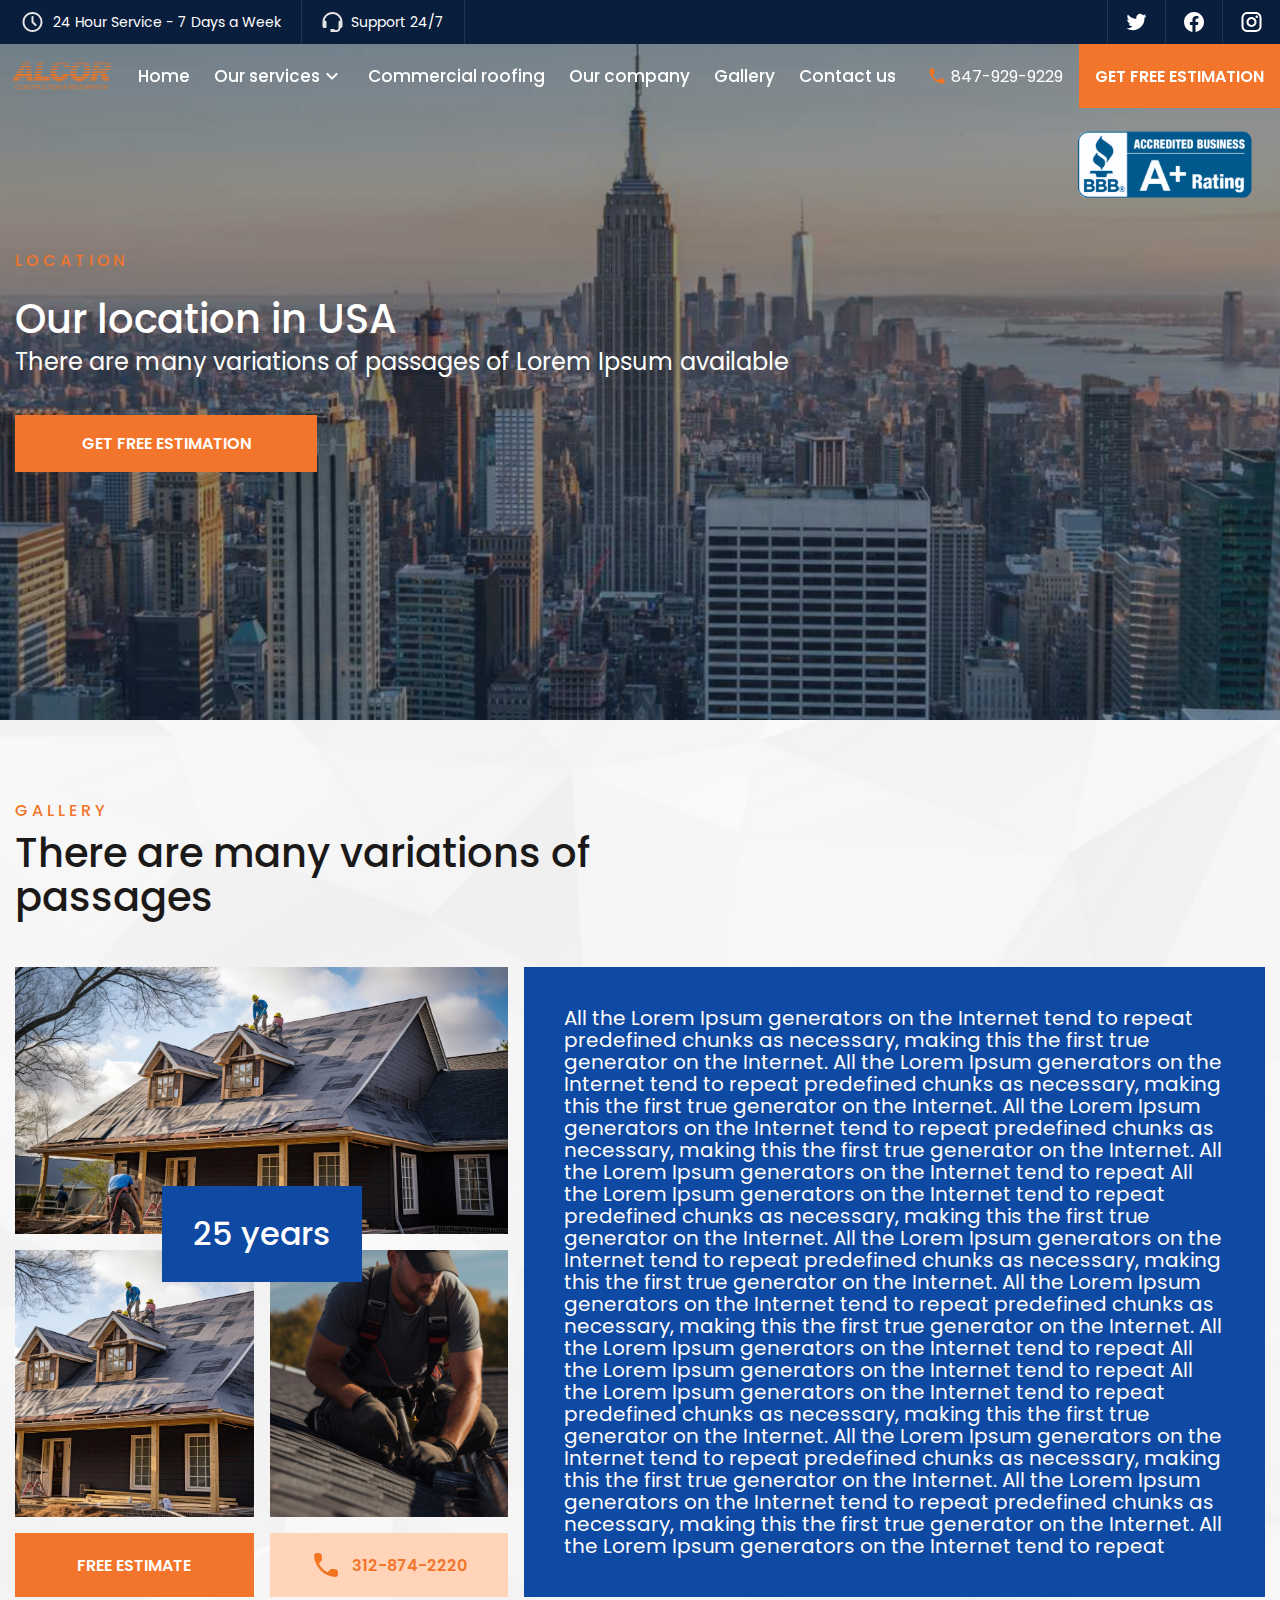
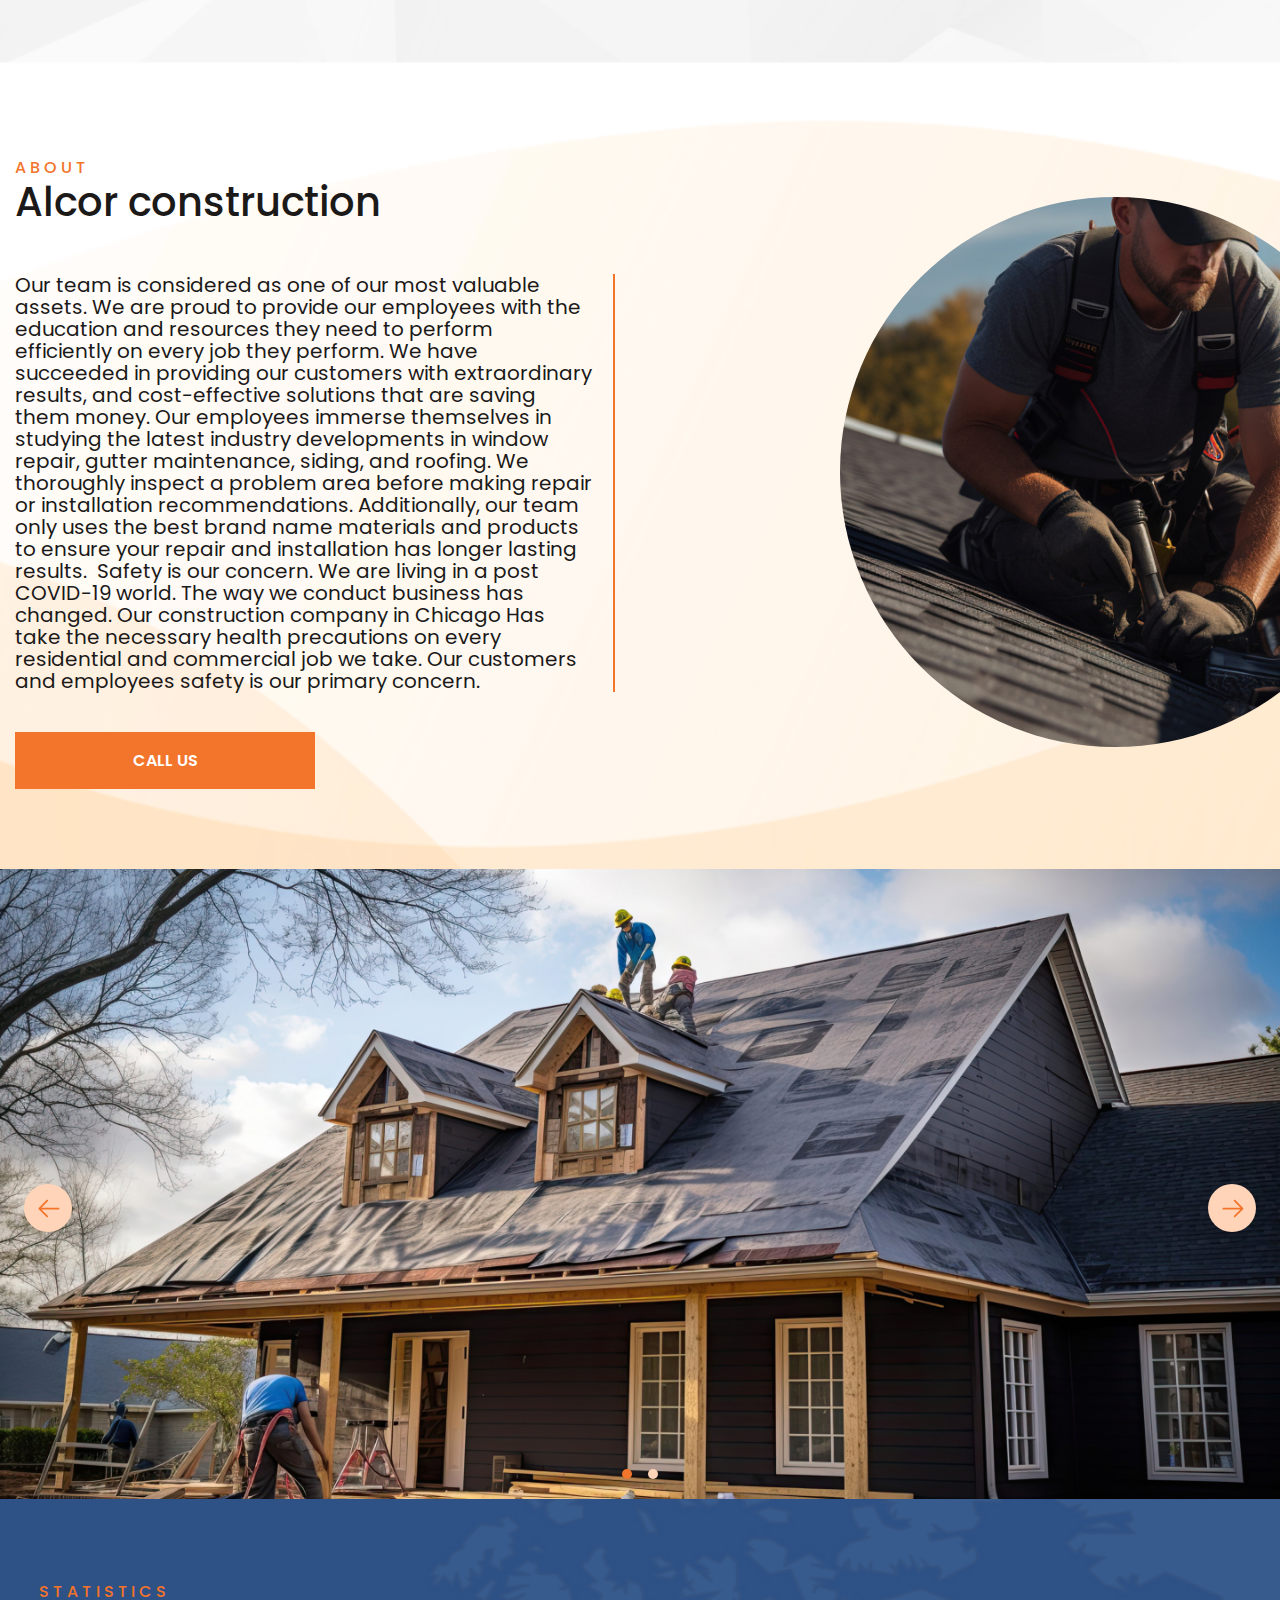
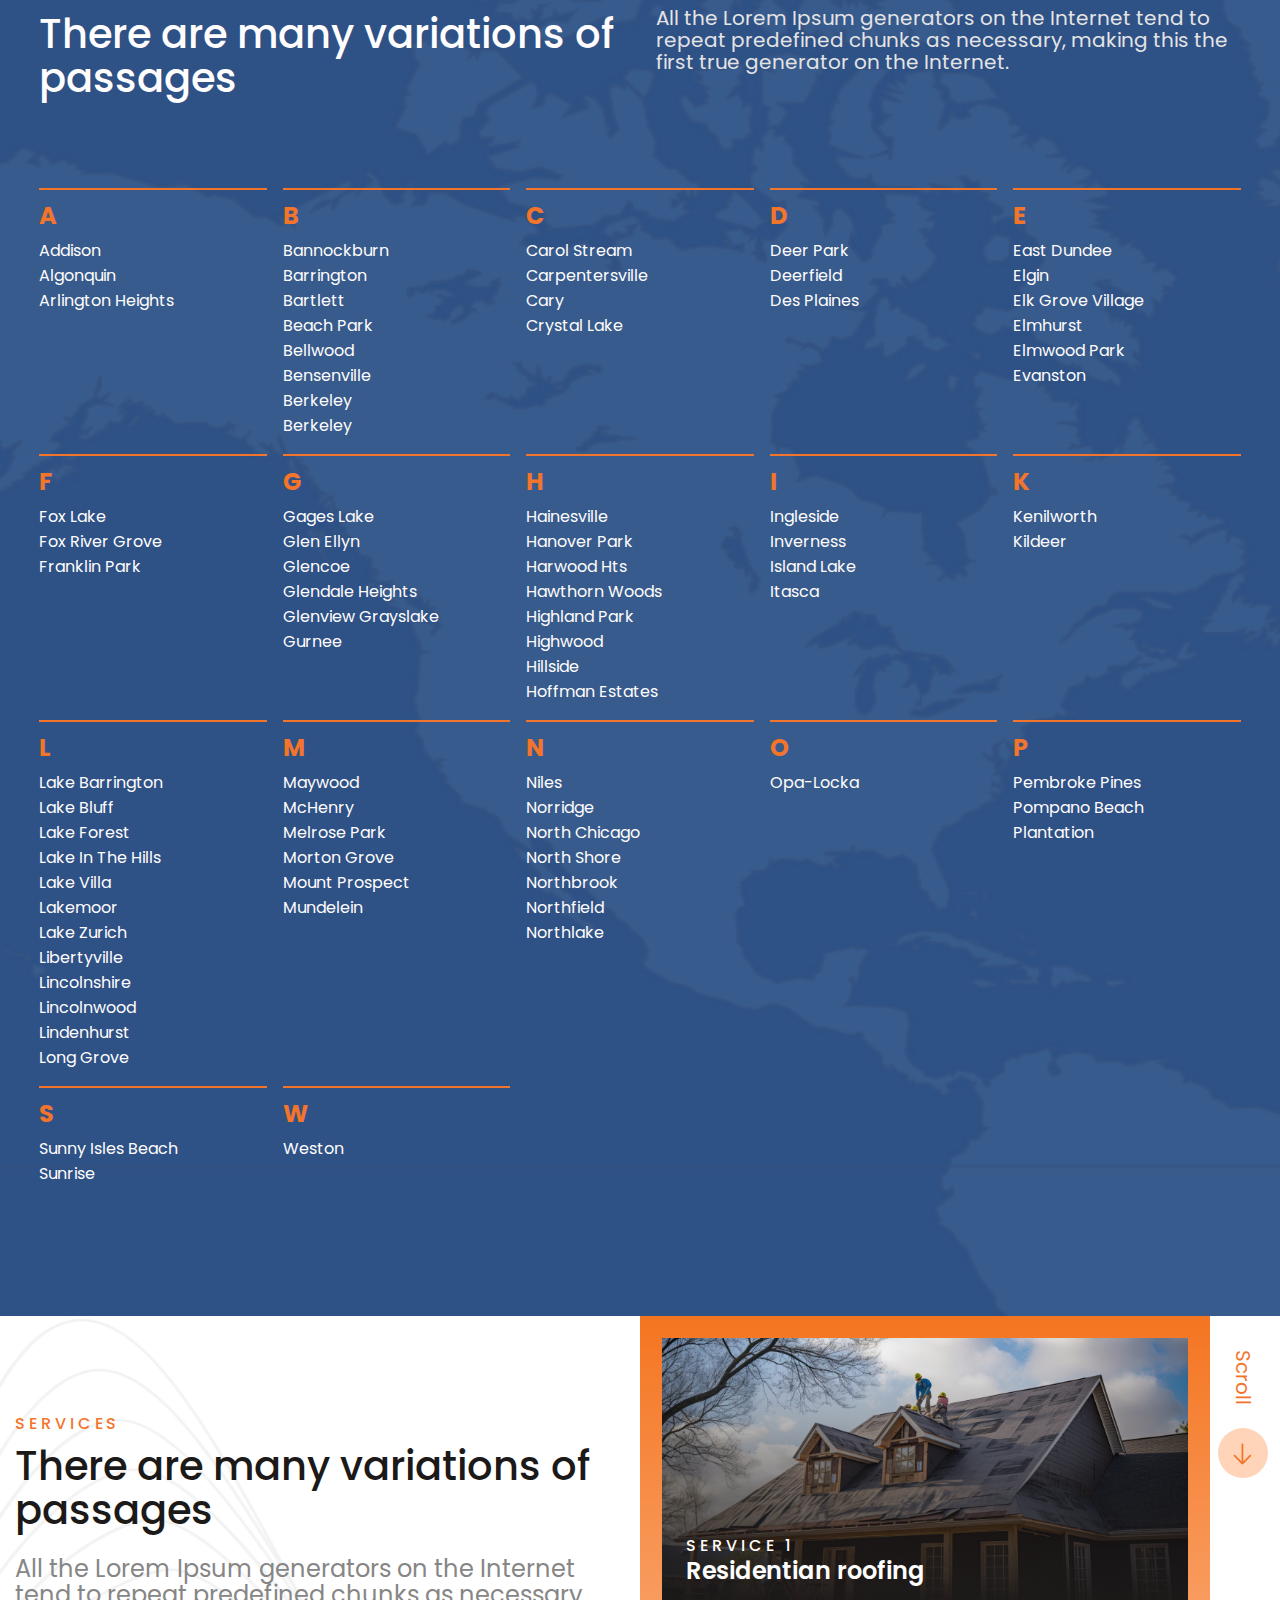
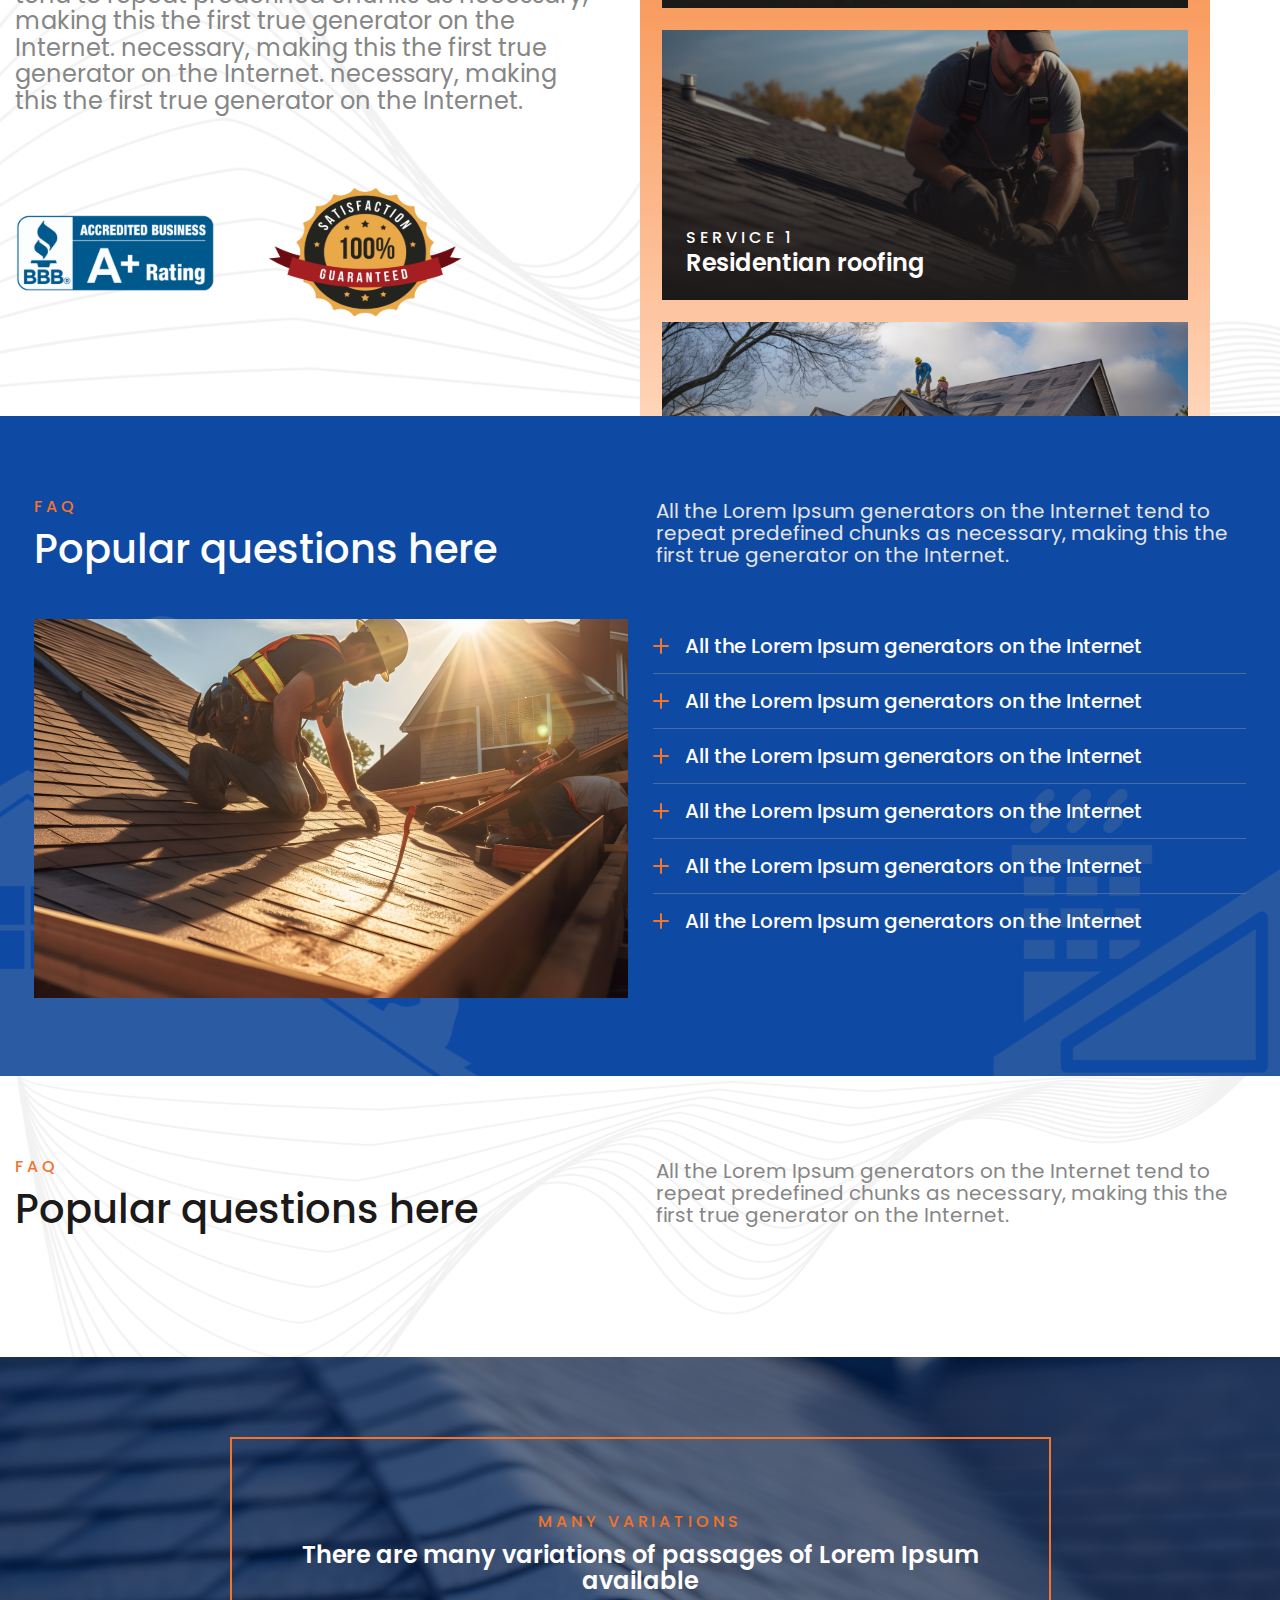
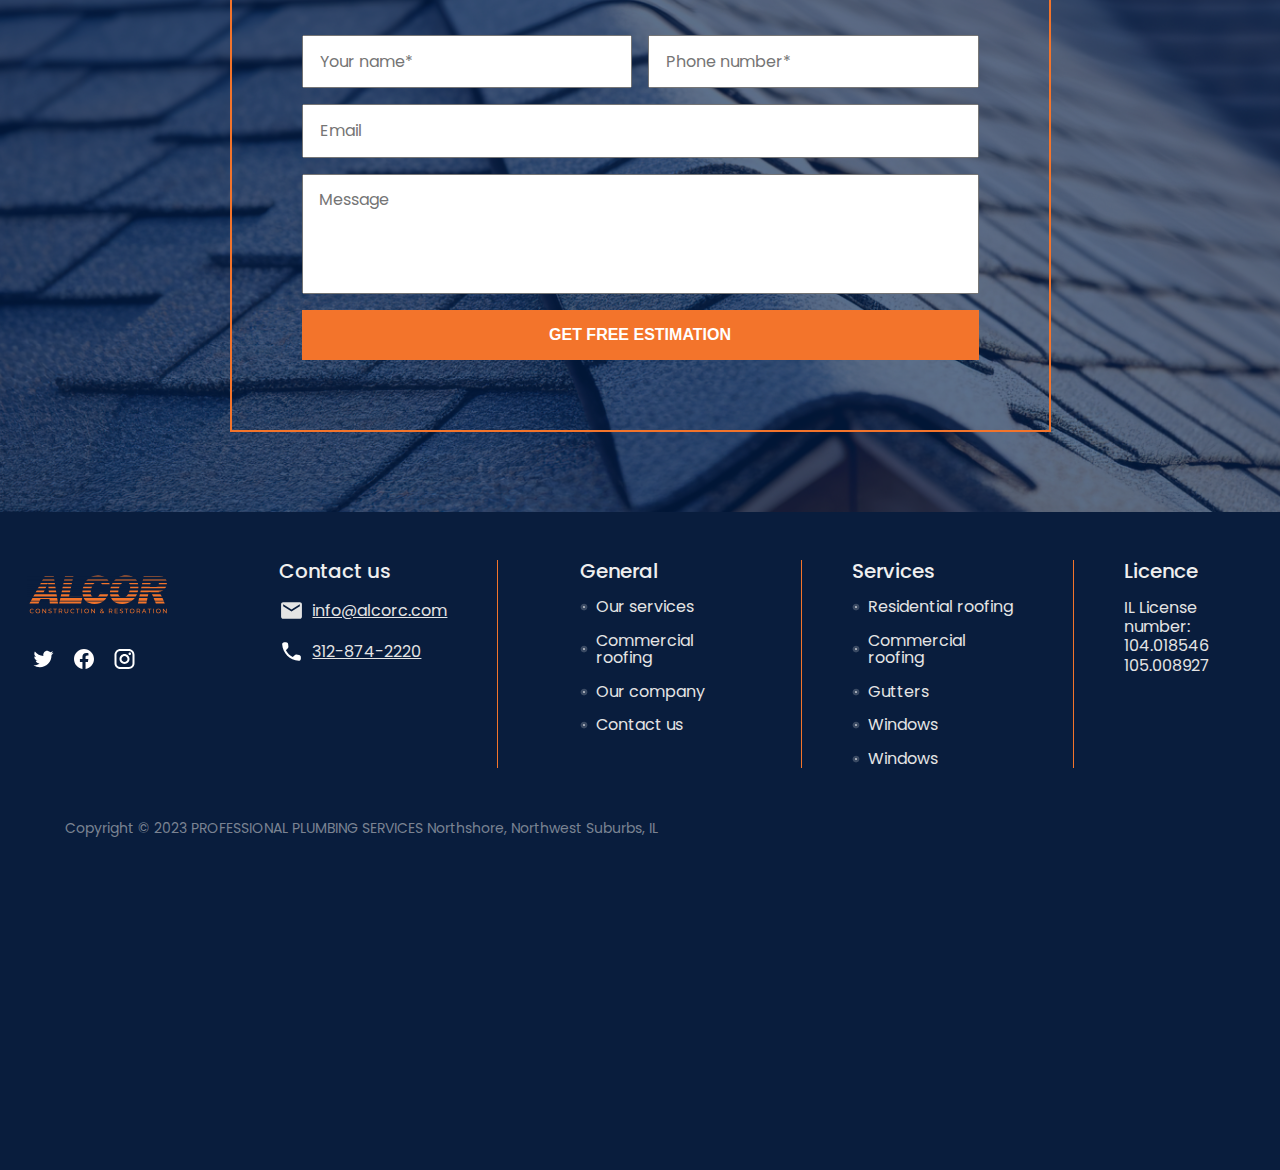
<file: locationPage.html>
<!DOCTYPE html>
<html lang="en">
  <head>
    <meta charset="UTF-8" />
    <meta http-equiv="X-UA-Compatible" content="IE=edge" />
    <meta name="viewport" content="width=device-width, initial-scale=1.0" />
    <title>Roofers</title>
    <link rel="preconnect" href="https://fonts.googleapis.com" />
    <link rel="preconnect" href="https://fonts.gstatic.com" crossorigin />
    <link
      href="https://fonts.googleapis.com/css2?family=Poppins:wght@400;500;600;700&display=swap"
      rel="stylesheet"
    />
    <link rel="stylesheet" href="./css/main.css" />
    <link
      rel="stylesheet"
      href="https://cdn.jsdelivr.net/npm/@fancyapps/ui@5.0/dist/fancybox/fancybox.css"
    />
  </head>
  <body>
    <header class="header zindex">
      <div class="header-banner">
        <div class="left">
          <div class="info">
            <img src="./img/clock.svg" alt="" />
            <p>24 Hour Service - 7 Days a Week</p>
          </div>
          <div class="info">
            <img src="./img/support.svg" alt="" />
            <p>Support 24/7</p>
          </div>
        </div>
        <div class="right">
          <div class="soc-list">
            <a href="" class="soc-link">
              <svg
                xmlns="http://www.w3.org/2000/svg"
                width="25"
                height="24"
                viewBox="0 0 25 24"
                fill="none"
              >
                <path
                  d="M22.5 5.8C21.7483 6.12609 20.9534 6.34166 20.14 6.44C20.9982 5.92732 21.6413 5.12078 21.95 4.17C21.1436 4.65006 20.2608 4.98829 19.34 5.17C18.7245 4.50257 17.905 4.05829 17.0098 3.90685C16.1147 3.7554 15.1945 3.90535 14.3938 4.33319C13.593 4.76102 12.9569 5.44253 12.5852 6.27083C12.2135 7.09914 12.1273 8.02739 12.34 8.91C10.7094 8.82752 9.11444 8.40295 7.65865 7.66386C6.20287 6.92477 4.91885 5.88769 3.89 4.62C3.52914 5.25016 3.33952 5.96382 3.34 6.69C3.33872 7.36438 3.50422 8.02861 3.82176 8.62356C4.13929 9.21851 4.59902 9.72571 5.16 10.1C4.50798 10.0823 3.86989 9.90729 3.3 9.59V9.64C3.30489 10.5849 3.63599 11.4991 4.23731 12.228C4.83864 12.9568 5.67326 13.4556 6.6 13.64C6.24326 13.7486 5.87287 13.8058 5.5 13.81C5.24189 13.807 4.98442 13.7836 4.73 13.74C4.99391 14.5528 5.50462 15.2631 6.19107 15.7722C6.87753 16.2812 7.70558 16.5635 8.56 16.58C7.1172 17.7153 5.33588 18.3349 3.5 18.34C3.16574 18.3411 2.83174 18.3211 2.5 18.28C4.37443 19.4903 6.55881 20.1327 8.79 20.13C10.3297 20.146 11.8571 19.855 13.2831 19.2741C14.7091 18.6931 16.005 17.8339 17.0952 16.7465C18.1854 15.6591 19.048 14.3654 19.6326 12.9409C20.2172 11.5164 20.512 9.98972 20.5 8.45V7.92C21.2847 7.33481 21.9615 6.61742 22.5 5.8Z"
                  fill="white"
                />
              </svg>
            </a>
            <a href="" class="soc-link">
              <svg
                xmlns="http://www.w3.org/2000/svg"
                width="24"
                height="24"
                viewBox="0 0 24 24"
                fill="none"
              >
                <path
                  d="M12 2.04001C6.5 2.04001 2 6.53001 2 12.06C2 17.06 5.66 21.21 10.44 21.96V14.96H7.9V12.06H10.44V9.85001C10.44 7.34001 11.93 5.96001 14.22 5.96001C15.31 5.96001 16.45 6.15001 16.45 6.15001V8.62001H15.19C13.95 8.62001 13.56 9.39001 13.56 10.18V12.06H16.34L15.89 14.96H13.56V21.96C15.9164 21.5879 18.0622 20.3855 19.6099 18.5701C21.1576 16.7546 22.0054 14.4457 22 12.06C22 6.53001 17.5 2.04001 12 2.04001Z"
                  fill="#FFFDFD"
                />
              </svg>
            </a>
            <a href="" class="soc-link">
              <svg
                xmlns="http://www.w3.org/2000/svg"
                width="25"
                height="24"
                viewBox="0 0 25 24"
                fill="none"
              >
                <path
                  d="M8.3 2H16.7C19.9 2 22.5 4.6 22.5 7.8V16.2C22.5 17.7383 21.8889 19.2135 20.8012 20.3012C19.7135 21.3889 18.2383 22 16.7 22H8.3C5.1 22 2.5 19.4 2.5 16.2V7.8C2.5 6.26174 3.11107 4.78649 4.19878 3.69878C5.28649 2.61107 6.76174 2 8.3 2ZM8.1 4C7.14522 4 6.22955 4.37928 5.55442 5.05442C4.87928 5.72955 4.5 6.64522 4.5 7.6V16.4C4.5 18.39 6.11 20 8.1 20H16.9C17.8548 20 18.7705 19.6207 19.4456 18.9456C20.1207 18.2705 20.5 17.3548 20.5 16.4V7.6C20.5 5.61 18.89 4 16.9 4H8.1ZM17.75 5.5C18.0815 5.5 18.3995 5.6317 18.6339 5.86612C18.8683 6.10054 19 6.41848 19 6.75C19 7.08152 18.8683 7.39946 18.6339 7.63388C18.3995 7.8683 18.0815 8 17.75 8C17.4185 8 17.1005 7.8683 16.8661 7.63388C16.6317 7.39946 16.5 7.08152 16.5 6.75C16.5 6.41848 16.6317 6.10054 16.8661 5.86612C17.1005 5.6317 17.4185 5.5 17.75 5.5ZM12.5 7C13.8261 7 15.0979 7.52678 16.0355 8.46447C16.9732 9.40215 17.5 10.6739 17.5 12C17.5 13.3261 16.9732 14.5979 16.0355 15.5355C15.0979 16.4732 13.8261 17 12.5 17C11.1739 17 9.90215 16.4732 8.96447 15.5355C8.02678 14.5979 7.5 13.3261 7.5 12C7.5 10.6739 8.02678 9.40215 8.96447 8.46447C9.90215 7.52678 11.1739 7 12.5 7ZM12.5 9C11.7044 9 10.9413 9.31607 10.3787 9.87868C9.81607 10.4413 9.5 11.2044 9.5 12C9.5 12.7956 9.81607 13.5587 10.3787 14.1213C10.9413 14.6839 11.7044 15 12.5 15C13.2956 15 14.0587 14.6839 14.6213 14.1213C15.1839 13.5587 15.5 12.7956 15.5 12C15.5 11.2044 15.1839 10.4413 14.6213 9.87868C14.0587 9.31607 13.2956 9 12.5 9Z"
                  fill="white"
                />
              </svg>
            </a>
          </div>
        </div>
      </div>
      <div class="container">
        <div class="header-body">
          <a class="logo"> <img src="./img/logo.svg" alt="" /> </a>
          <nav class="header-nav">
            <div class="top-mobile">
              <a class="logo"> <img src="./img/logo.svg" alt="" /> </a>
              <div class="close-menu">
                <img src="./img/burger.svg" alt="" />
              </div>
            </div>
            <ul class="nav-list">
              <li class="nav-item">
                <a href="index.html" class="nav-link">Home</a>
              </li>
              <li class="nav-item">
                <p class="nav-link">
                  Our services
                  <svg
                    xmlns="http://www.w3.org/2000/svg"
                    width="24"
                    height="24"
                    viewBox="0 0 24 24"
                    fill="none"
                  >
                    <path
                      d="M15.88 9.29001L12 13.17L8.11999 9.29001C8.02741 9.19742 7.9175 9.12399 7.79653 9.07388C7.67557 9.02378 7.54592 8.99799 7.41499 8.99799C7.28406 8.99799 7.15441 9.02378 7.03345 9.07388C6.91248 9.12399 6.80257 9.19742 6.70999 9.29001C6.61741 9.38259 6.54397 9.4925 6.49386 9.61346C6.44376 9.73443 6.41797 9.86408 6.41797 9.99501C6.41797 10.1259 6.44376 10.2556 6.49386 10.3765C6.54397 10.4975 6.61741 10.6074 6.70999 10.7L11.3 15.29C11.69 15.68 12.32 15.68 12.71 15.29L17.3 10.7C17.3927 10.6075 17.4662 10.4976 17.5164 10.3766C17.5666 10.2557 17.5924 10.126 17.5924 9.99501C17.5924 9.86404 17.5666 9.73436 17.5164 9.61338C17.4662 9.49241 17.3927 9.38252 17.3 9.29001C16.91 8.91001 16.27 8.90001 15.88 9.29001Z"
                      fill="#FFFDFD"
                    />
                  </svg>
                </p>

                <ul class="sub-menu">
                  <li class="sub-menu-item">
                    <a href="servicePage.html">Residential roofing</a>
                  </li>
                  <li class="sub-menu-item">
                    <a href="servicePage.html">Commercial roofing</a>
                  </li>
                  <li class="sub-menu-item">
                    <a href="servicePage.html">Gutters</a>
                  </li>
                  <li class="sub-menu-item">
                    <a href="servicePage.html">Windows</a>
                  </li>
                  <li class="sub-menu-item">
                    <a href="servicePage.html">Mitigation</a>
                  </li>
                </ul>
              </li>
              <li class="nav-item">
                <a href="commercial.html" class="nav-link"
                  >Commercial roofing</a
                >
              </li>
              <li class="nav-item">
                <a href="aboutUs.html" class="nav-link">Our company</a>
              </li>
              <li class="nav-item">
                <a href="galleryPage.html" class="nav-link">Gallery</a>
              </li>
              <li class="nav-item">
                <a href="contactPage.html" class="nav-link">Contact us</a>
              </li>
            </ul>
            <div class="bottom-mobile">
              <div class="soc-list">
                <a href="" class="soc-link">
                  <svg
                    xmlns="http://www.w3.org/2000/svg"
                    width="25"
                    height="24"
                    viewBox="0 0 25 24"
                    fill="none"
                  >
                    <path
                      d="M22.5 5.8C21.7483 6.12609 20.9534 6.34166 20.14 6.44C20.9982 5.92732 21.6413 5.12078 21.95 4.17C21.1436 4.65006 20.2608 4.98829 19.34 5.17C18.7245 4.50257 17.905 4.05829 17.0098 3.90685C16.1147 3.7554 15.1945 3.90535 14.3938 4.33319C13.593 4.76102 12.9569 5.44253 12.5852 6.27083C12.2135 7.09914 12.1273 8.02739 12.34 8.91C10.7094 8.82752 9.11444 8.40295 7.65865 7.66386C6.20287 6.92477 4.91885 5.88769 3.89 4.62C3.52914 5.25016 3.33952 5.96382 3.34 6.69C3.33872 7.36438 3.50422 8.02861 3.82176 8.62356C4.13929 9.21851 4.59902 9.72571 5.16 10.1C4.50798 10.0823 3.86989 9.90729 3.3 9.59V9.64C3.30489 10.5849 3.63599 11.4991 4.23731 12.228C4.83864 12.9568 5.67326 13.4556 6.6 13.64C6.24326 13.7486 5.87287 13.8058 5.5 13.81C5.24189 13.807 4.98442 13.7836 4.73 13.74C4.99391 14.5528 5.50462 15.2631 6.19107 15.7722C6.87753 16.2812 7.70558 16.5635 8.56 16.58C7.1172 17.7153 5.33588 18.3349 3.5 18.34C3.16574 18.3411 2.83174 18.3211 2.5 18.28C4.37443 19.4903 6.55881 20.1327 8.79 20.13C10.3297 20.146 11.8571 19.855 13.2831 19.2741C14.7091 18.6931 16.005 17.8339 17.0952 16.7465C18.1854 15.6591 19.048 14.3654 19.6326 12.9409C20.2172 11.5164 20.512 9.98972 20.5 8.45V7.92C21.2847 7.33481 21.9615 6.61742 22.5 5.8Z"
                      fill="white"
                    />
                  </svg>
                </a>
                <a href="" class="soc-link">
                  <svg
                    xmlns="http://www.w3.org/2000/svg"
                    width="24"
                    height="24"
                    viewBox="0 0 24 24"
                    fill="none"
                  >
                    <path
                      d="M12 2.04001C6.5 2.04001 2 6.53001 2 12.06C2 17.06 5.66 21.21 10.44 21.96V14.96H7.9V12.06H10.44V9.85001C10.44 7.34001 11.93 5.96001 14.22 5.96001C15.31 5.96001 16.45 6.15001 16.45 6.15001V8.62001H15.19C13.95 8.62001 13.56 9.39001 13.56 10.18V12.06H16.34L15.89 14.96H13.56V21.96C15.9164 21.5879 18.0622 20.3855 19.6099 18.5701C21.1576 16.7546 22.0054 14.4457 22 12.06C22 6.53001 17.5 2.04001 12 2.04001Z"
                      fill="#FFFDFD"
                    />
                  </svg>
                </a>
                <a href="" class="soc-link">
                  <svg
                    xmlns="http://www.w3.org/2000/svg"
                    width="25"
                    height="24"
                    viewBox="0 0 25 24"
                    fill="none"
                  >
                    <path
                      d="M8.3 2H16.7C19.9 2 22.5 4.6 22.5 7.8V16.2C22.5 17.7383 21.8889 19.2135 20.8012 20.3012C19.7135 21.3889 18.2383 22 16.7 22H8.3C5.1 22 2.5 19.4 2.5 16.2V7.8C2.5 6.26174 3.11107 4.78649 4.19878 3.69878C5.28649 2.61107 6.76174 2 8.3 2ZM8.1 4C7.14522 4 6.22955 4.37928 5.55442 5.05442C4.87928 5.72955 4.5 6.64522 4.5 7.6V16.4C4.5 18.39 6.11 20 8.1 20H16.9C17.8548 20 18.7705 19.6207 19.4456 18.9456C20.1207 18.2705 20.5 17.3548 20.5 16.4V7.6C20.5 5.61 18.89 4 16.9 4H8.1ZM17.75 5.5C18.0815 5.5 18.3995 5.6317 18.6339 5.86612C18.8683 6.10054 19 6.41848 19 6.75C19 7.08152 18.8683 7.39946 18.6339 7.63388C18.3995 7.8683 18.0815 8 17.75 8C17.4185 8 17.1005 7.8683 16.8661 7.63388C16.6317 7.39946 16.5 7.08152 16.5 6.75C16.5 6.41848 16.6317 6.10054 16.8661 5.86612C17.1005 5.6317 17.4185 5.5 17.75 5.5ZM12.5 7C13.8261 7 15.0979 7.52678 16.0355 8.46447C16.9732 9.40215 17.5 10.6739 17.5 12C17.5 13.3261 16.9732 14.5979 16.0355 15.5355C15.0979 16.4732 13.8261 17 12.5 17C11.1739 17 9.90215 16.4732 8.96447 15.5355C8.02678 14.5979 7.5 13.3261 7.5 12C7.5 10.6739 8.02678 9.40215 8.96447 8.46447C9.90215 7.52678 11.1739 7 12.5 7ZM12.5 9C11.7044 9 10.9413 9.31607 10.3787 9.87868C9.81607 10.4413 9.5 11.2044 9.5 12C9.5 12.7956 9.81607 13.5587 10.3787 14.1213C10.9413 14.6839 11.7044 15 12.5 15C13.2956 15 14.0587 14.6839 14.6213 14.1213C15.1839 13.5587 15.5 12.7956 15.5 12C15.5 11.2044 15.1839 10.4413 14.6213 9.87868C14.0587 9.31607 13.2956 9 12.5 9Z"
                      fill="white"
                    />
                  </svg>
                </a>
              </div>
              <a href="#" class="btn">Get free estimation</a>
            </div>
          </nav>
          <div class="right">
            <a href="tel:8479299229" class="tel"
              ><img src="./img/phone.svg" alt="" /> 847-929-9229</a
            >
            <a href="#" class="btn">Get free estimation</a>
            <div class="header-burger">
              <img src="./img/burger.svg" alt="" />
            </div>
          </div>
        </div>
      </div>
    </header>
    <section class="page-hero" style="background-image: url('./img/ny.jpeg')">
      <img class="sertif" src="./img/sertif.svg" alt="" />
      <div class="wrapper">
        <div class="container">
          <div class="card">
            <p class="section-subtitle">Location</p>
            <h1 class="section-title">Our location in USA</h1>
            <p class="section-main">
              There are many variations of passages of Lorem Ipsum available
            </p>
            <a href="#" class="btn">Get free estimation</a>
          </div>
        </div>
      </div>
    </section>
    <section
      class="locationInfo"
      style="background-image: url('./img/back.png')"
    >
      <div class="container">
        <div class="top">
          <div class="left">
            <p class="section-subtitle">gallery</p>
            <h2 class="section-title">There are many variations of passages</h2>
          </div>
          <div class="right">
            <p class="text"></p>
          </div>
        </div>
        <div class="main">
          <div class="left">
            <div class="row1" style="background-image: url('./img/hero1.jpeg')">
              <p class="years">25 years</p>
            </div>
            <div class="row2">
              <div
                class="col"
                style="background-image: url('./img/hero1.jpeg')"
              ></div>
              <div
                class="col"
                style="background-image: url('./img/hero2.jpeg')"
              ></div>
            </div>
            <div class="buttons">
              <a href="#" class="btn">Free estimate</a>
              <a href="tel:312-874-2220" class="btn"
                ><img src="./img/phone.svg" alt="" /> 312-874-2220</a
              >
            </div>
          </div>
          <div class="right">
            <p class="text">
              All the Lorem Ipsum generators on the Internet tend to repeat
              predefined chunks as necessary, making this the first true
              generator on the Internet. All the Lorem Ipsum generators on the
              Internet tend to repeat predefined chunks as necessary, making
              this the first true generator on the Internet. All the Lorem Ipsum
              generators on the Internet tend to repeat predefined chunks as
              necessary, making this the first true generator on the Internet.
              All the Lorem Ipsum generators on the Internet tend to repeat All
              the Lorem Ipsum generators on the Internet tend to repeat
              predefined chunks as necessary, making this the first true
              generator on the Internet. All the Lorem Ipsum generators on the
              Internet tend to repeat predefined chunks as necessary, making
              this the first true generator on the Internet. All the Lorem Ipsum
              generators on the Internet tend to repeat predefined chunks as
              necessary, making this the first true generator on the Internet.
              All the Lorem Ipsum generators on the Internet tend to repeat All
              the Lorem Ipsum generators on the Internet tend to repeat All the
              Lorem Ipsum generators on the Internet tend to repeat predefined
              chunks as necessary, making this the first true generator on the
              Internet. All the Lorem Ipsum generators on the Internet tend to
              repeat predefined chunks as necessary, making this the first true
              generator on the Internet. All the Lorem Ipsum generators on the
              Internet tend to repeat predefined chunks as necessary, making
              this the first true generator on the Internet. All the Lorem Ipsum
              generators on the Internet tend to repeat
            </p>
          </div>
        </div>
      </div>
    </section>
    <section class="aboutLocal" style="background-image: url('./img/404.png')">
      <div class="container">
        <div class="card">
          <p class="section-subtitle">about</p>
          <h2 class="section-title">Alcor construction</h2>
          <p class="text">
            Our team is considered as one of our most valuable assets. We are
            proud to provide our employees with the education and resources they
            need to perform efficiently on every job they perform. We have
            succeeded in providing our customers with extraordinary results, and
            cost-effective solutions that are saving them money. Our employees
            immerse themselves in studying the latest industry developments in
            window repair, gutter maintenance, siding, and roofing. We
            thoroughly inspect a problem area before making repair or
            installation recommendations. Additionally, our team only uses the
            best brand name materials and products to ensure your repair and
            installation has longer lasting results.  Safety is our concern. We
            are living in a post COVID-19 world. The way we conduct business has
            changed. Our construction company in Chicago Has take the necessary
            health precautions on every residential and commercial job we take.
            Our customers and employees safety is our primary concern.
          </p>
          <a href="tel:111111111" class="btn">Call us</a>
        </div>
      </div>
      <div class="img">
        <img src="./img/hero2.jpeg" alt="" />
      </div>
    </section>
    <section class="images-slider">
      <div class="slider">
        <div class="images-slide">
          <img src="./img/hero1.jpeg" alt="" />
        </div>
        <div class="images-slide">
          <img src="./img/hero2.jpeg" alt="" />
        </div>
      </div>

      <div class="slider-navigation">
        <div class="prev but"><img src="./img/prev.svg" alt="" /></div>
        <div class="next but"><img src="./img/next.svg" alt="" /></div>
      </div>
    </section>
    <section class="local" style="background-image: url('./img/map.jpeg')">
      <div class="wrapper">
        <div class="container">
          <div class="top">
            <div class="left">
              <p class="section-subtitle">Statistics</p>
              <h2 class="section-title">
                There are many variations of passages
              </h2>
            </div>
            <div class="right">
              <p class="text">
                All the Lorem Ipsum generators on the Internet tend to repeat
                predefined chunks as necessary, making this the first true
                generator on the Internet.
              </p>
            </div>
          </div>
          <div class="local-card">
            <ul class="local-list">
              <li class="local-item">
                <h3 class="local-title-letter">A</h3>
                <a href="locationPage.html" class="place">Addison</a>
                <a href="locationPage.html" class="place">Algonquin</a>
                <a href="locationPage.html" class="place">Arlington Heights</a>
              </li>
              <li class="local-item">
                <h3 class="local-title-letter">B</h3>
                <a href="locationPage.html" class="place">Bannockburn</a>
                <a href="locationPage.html" class="place">Barrington</a>
                <a href="locationPage.html" class="place">Bartlett</a>
                <a href="locationPage.html" class="place">Beach Park</a>
                <a href="locationPage.html" class="place">Bellwood</a>
                <a href="locationPage.html" class="place">Bensenville</a>
                <a href="locationPage.html" class="place">Berkeley</a>
                <a href="locationPage.html" class="place">Berkeley</a>
              </li>
              <li class="local-item">
                <h3 class="local-title-letter">C</h3>
                <a href="locationPage.html" class="place">Carol Stream</a>
                <a href="locationPage.html" class="place">Carpentersville</a>
                <a href="locationPage.html" class="place">Cary</a>
                <a href="locationPage.html" class="place">Crystal Lake</a>
              </li>
              <li class="local-item">
                <h3 class="local-title-letter">D</h3>
                <a href="locationPage.html" class="place">Deer Park​</a>
                <a href="locationPage.html" class="place">Deerfield</a>
                <a href="locationPage.html" class="place">Des Plaines</a>
              </li>
              <li class="local-item">
                <h3 class="local-title-letter">E</h3>
                <a href="locationPage.html" class="place">East Dundee</a>
                <a href="locationPage.html" class="place">Elgin</a>
                <a href="locationPage.html" class="place">Elk Grove Village</a>
                <a href="locationPage.html" class="place">Elmhurst</a>
                <a href="locationPage.html" class="place">Elmwood Park</a>
                <a href="locationPage.html" class="place">Evanston</a>
              </li>
              <li class="local-item">
                <h3 class="local-title-letter">F</h3>
                <a href="locationPage.html" class="place">Fox Lake</a>
                <a href="locationPage.html" class="place">Fox River Grove</a>
                <a href="locationPage.html" class="place">Franklin Park</a>
              </li>
              <li class="local-item">
                <h3 class="local-title-letter">G</h3>
                <a href="locationPage.html" class="place">Gages Lake</a>
                <a href="locationPage.html" class="place">Glen Ellyn </a>
                <a href="locationPage.html" class="place">Glencoe </a>
                <a href="locationPage.html" class="place">Glendale Heights </a>
                <a href="locationPage.html" class="place"
                  >Glenview Grayslake
                </a>
                <a href="locationPage.html" class="place">Gurnee</a>
              </li>
              <li class="local-item">
                <h3 class="local-title-letter">H</h3>
                <a href="locationPage.html" class="place">Hainesville</a>
                <a href="locationPage.html" class="place">Hanover Park</a>
                <a href="locationPage.html" class="place">Harwood Hts</a>
                <a href="locationPage.html" class="place">Hawthorn Woods</a>
                <a href="locationPage.html" class="place">Highland Park</a>
                <a href="locationPage.html" class="place">Highwood</a>
                <a href="locationPage.html" class="place">Hillside</a>
                <a href="locationPage.html" class="place">Hoffman Estates</a>
              </li>
              <li class="local-item">
                <h3 class="local-title-letter">I</h3>
                <a href="locationPage.html" class="place">Ingleside</a>
                <a href="locationPage.html" class="place">Inverness</a>
                <a href="locationPage.html" class="place">Island Lake</a>
                <a href="locationPage.html" class="place">Itasca</a>
              </li>
              <li class="local-item">
                <h3 class="local-title-letter">K</h3>
                <a href="locationPage.html" class="place">Kenilworth</a>
                <a href="locationPage.html" class="place">Kildeer</a>
              </li>
              <li class="local-item">
                <h3 class="local-title-letter">L</h3>
                <a href="locationPage.html" class="place">Lake Barrington</a>
                <a href="locationPage.html" class="place">Lake Bluff</a>
                <a href="locationPage.html" class="place">Lake Forest</a>
                <a href="locationPage.html" class="place">Lake In The Hills</a>
                <a href="locationPage.html" class="place">Lake Villa</a>
                <a href="locationPage.html" class="place">Lakemoor</a>
                <a href="locationPage.html" class="place">Lake Zurich</a>
                <a href="locationPage.html" class="place">Libertyville</a>
                <a href="locationPage.html" class="place">Lincolnshire</a>
                <a href="locationPage.html" class="place">Lincolnwood</a>
                <a href="locationPage.html" class="place">Lindenhurst</a>
                <a href="locationPage.html" class="place">Long Grove</a>
              </li>

              <li class="local-item">
                <h3 class="local-title-letter">M</h3>
                <a href="locationPage.html" class="place">Maywood</a>
                <a href="locationPage.html" class="place">McHenry</a>
                <a href="locationPage.html" class="place">Melrose Park</a>
                <a href="locationPage.html" class="place">Morton Grove</a>
                <a href="locationPage.html" class="place">Mount Prospect </a>
                <a href="locationPage.html" class="place">Mundelein</a>
              </li>
              <li class="local-item">
                <h3 class="local-title-letter">N</h3>
                <a href="locationPage.html" class="place">Niles</a>
                <a href="locationPage.html" class="place">Norridge</a>
                <a href="locationPage.html" class="place">North Chicago</a>
                <a href="locationPage.html" class="place">North Shore</a>
                <a href="locationPage.html" class="place">Northbrook</a>
                <a href="locationPage.html" class="place">Northfield</a>
                <a href="locationPage.html" class="place">Northlake</a>
              </li>
              <li class="local-item">
                <h3 class="local-title-letter">O</h3>
                <a href="locationPage.html" class="place">Opa-Locka</a>
              </li>
              <li class="local-item">
                <h3 class="local-title-letter">P</h3>
                <a href="locationPage.html" class="place">Pembroke Pines</a>
                <a href="locationPage.html" class="place">Pompano Beach</a>
                <a href="locationPage.html" class="place">Plantation</a>
              </li>

              <li class="local-item">
                <h3 class="local-title-letter">S</h3>
                <a href="locationPage.html" class="place">Sunny Isles Beach</a>
                <a href="locationPage.html" class="place">Sunrise</a>
              </li>

              <li class="local-item">
                <h3 class="local-title-letter">W</h3>
                <a href="locationPage.html" class="place">Weston</a>
              </li>
            </ul>
          </div>
        </div>
      </div>
    </section>
    <section
      class="service-slider"
      style="background-image: url('./img/serviceBack.svg')"
    >
      <div class="container">
        <div class="left">
          <p class="section-subtitle">services</p>
          <h2 class="section-title">There are many variations of passages</h2>
          <p class="section-main">
            All the Lorem Ipsum generators on the Internet tend to repeat
            predefined chunks as necessary, making this the first true generator
            on the Internet. necessary, making this the first true generator on
            the Internet. necessary, making this the first true generator on the
            Internet.
          </p>
          <div class="honors">
            <img src="./img/sertif.svg" alt="" />
            <img src="./img/guaranteed.svg" alt="" />
          </div>
        </div>
        <div class="rigth">
          <div class="serviceScroll">
            <div
              class="services-item"
              style="background-image: url('./img/hero1.jpeg')"
            >
              <div class="wrapper">
                <div class="section-subtitle">service 1</div>
                <p class="item-title">Residentian roofing</p>
              </div>
            </div>
            <div
              class="services-item"
              style="background-image: url('./img/hero2.jpeg')"
            >
              <div class="wrapper">
                <div class="section-subtitle">service 1</div>
                <p class="item-title">Residentian roofing</p>
              </div>
            </div>
            <div
              class="services-item"
              style="background-image: url('./img/hero1.jpeg')"
            >
              <div class="wrapper">
                <div class="section-subtitle">service 1</div>
                <p class="item-title">Residentian roofing</p>
              </div>
            </div>
            <div
              class="services-item"
              style="background-image: url('./img/hero2.jpeg')"
            >
              <div class="wrapper">
                <div class="section-subtitle">service 1</div>
                <p class="item-title">Residentian roofing</p>
              </div>
            </div>
            <div
              class="services-item"
              style="background-image: url('./img/hero1.jpeg')"
            >
              <div class="wrapper">
                <div class="section-subtitle">service 1</div>
                <p class="item-title">Residentian roofing</p>
              </div>
            </div>
            <div
              class="services-item"
              style="background-image: url('./img/hero2.jpeg')"
            >
              <div class="wrapper">
                <div class="section-subtitle">service 1</div>
                <p class="item-title">Residentian roofing</p>
              </div>
            </div>
            <div
              class="services-item"
              style="background-image: url('./img/hero1.jpeg')"
            >
              <div class="wrapper">
                <div class="section-subtitle">service 1</div>
                <p class="item-title">Residentian roofing</p>
              </div>
            </div>
            <div
              class="services-item"
              style="background-image: url('./img/hero2.jpeg')"
            >
              <div class="wrapper">
                <div class="section-subtitle">service 1</div>
                <p class="item-title">Residentian roofing</p>
              </div>
            </div>
          </div>
        </div>
        <div class="scroll">
          <p>Scroll</p>
          <div class="img">
            <img src="./img/next.svg" alt="" />
          </div>
        </div>
      </div>
    </section>
    <section class="fag">
      <img class="back left" src="./img/faqBack1.svg" alt="" />
      <img class="back right" src="./img/faqBack2.svg" alt="" />
      <div class="container">
        <div class="top">
          <div class="left">
            <p class="section-subtitle">FAQ</p>
            <h2 class="section-title">Popular questions here</h2>
          </div>
          <div class="right">
            <p class="text">
              All the Lorem Ipsum generators on the Internet tend to repeat
              predefined chunks as necessary, making this the first true
              generator on the Internet.
            </p>
          </div>
        </div>
        <div class="main">
          <div class="left">
            <img src="./img/faq.jpeg" alt="" />
          </div>
          <div class="right">
            <ul class="faq-list">
              <li class="faq-item">
                <div class="top">
                  <div class="plus"></div>
                  <p class="question">
                    All the Lorem Ipsum generators on the Internet
                  </p>
                </div>
                <p class="answer">
                  All the Lorem Ipsum generators on the Internet All the Lorem
                  Ipsum generators on the InternetAll the Lorem Ipsum generators
                  on the InternetAll the Lorem Ipsum generators on the Internet
                </p>
              </li>
              <li class="faq-item">
                <div class="top">
                  <div class="plus"></div>
                  <p class="question">
                    All the Lorem Ipsum generators on the Internet
                  </p>
                </div>
                <p class="answer">
                  All the Lorem Ipsum generators on the Internet All the Lorem
                  Ipsum generators on the InternetAll the Lorem Ipsum generators
                  on the InternetAll the Lorem Ipsum generators on the Internet
                </p>
              </li>
              <li class="faq-item">
                <div class="top">
                  <div class="plus"></div>
                  <p class="question">
                    All the Lorem Ipsum generators on the Internet
                  </p>
                </div>
                <p class="answer">
                  All the Lorem Ipsum generators on the Internet All the Lorem
                  Ipsum generators on the InternetAll the Lorem Ipsum generators
                  on the InternetAll the Lorem Ipsum generators on the Internet
                </p>
              </li>
              <li class="faq-item">
                <div class="top">
                  <div class="plus"></div>
                  <p class="question">
                    All the Lorem Ipsum generators on the Internet
                  </p>
                </div>
                <p class="answer">
                  All the Lorem Ipsum generators on the Internet All the Lorem
                  Ipsum generators on the InternetAll the Lorem Ipsum generators
                  on the InternetAll the Lorem Ipsum generators on the Internet
                </p>
              </li>
              <li class="faq-item">
                <div class="top">
                  <div class="plus"></div>
                  <p class="question">
                    All the Lorem Ipsum generators on the Internet
                  </p>
                </div>
                <p class="answer">
                  All the Lorem Ipsum generators on the Internet All the Lorem
                  Ipsum generators on the InternetAll the Lorem Ipsum generators
                  on the InternetAll the Lorem Ipsum generators on the Internet
                </p>
              </li>
              <li class="faq-item">
                <div class="top">
                  <div class="plus"></div>
                  <p class="question">
                    All the Lorem Ipsum generators on the Internet
                  </p>
                </div>
                <p class="answer">
                  All the Lorem Ipsum generators on the Internet All the Lorem
                  Ipsum generators on the InternetAll the Lorem Ipsum generators
                  on the InternetAll the Lorem Ipsum generators on the Internet
                </p>
              </li>
            </ul>
          </div>
        </div>
      </div>
    </section>
    <section
      class="reviews"
      style="background-image: url('./img/reviewBack.svg')"
    >
      <div class="container">
        <div class="top">
          <div class="left">
            <p class="section-subtitle">FAQ</p>
            <h2 class="section-title">Popular questions here</h2>
          </div>
          <div class="right">
            <p class="text">
              All the Lorem Ipsum generators on the Internet tend to repeat
              predefined chunks as necessary, making this the first true
              generator on the Internet.
            </p>
          </div>
        </div>
      </div>
    </section>
    <section
      class="contactForm"
      style="background-image: url('./img/formBack.jpeg')"
    >
      <div class="container">
        <div class="card">
          <p class="section-subtitle">many variations</p>
          <h2 class="title">
            There are many variations of passages of Lorem Ipsum available
          </h2>
          <form action="" id="main-form" class="form">
            <div class="row1">
              <input
                type="text"
                placeholder="Your name*"
                name="fname"
                required
              />
              <input
                type="tel"
                placeholder="Phone number*"
                name="phone"
                required
              />
            </div>
            <input type="email" name="email" placeholder="Email" />
            <textarea placeholder="Message"></textarea>
            <button class="btn" type="submit">Get free estimation</button>
          </form>
        </div>
      </div>
    </section>
    <footer class="footer">
      <div class="container">
        <div class="row1">
          <div class="left">
            <div class="col col1">
              <div class="logo">
                <img src="./img/FOOTERLOGO.svg" alt="" />
              </div>
              <div class="soc-list">
                <a href="" class="soc-link">
                  <svg
                    xmlns="http://www.w3.org/2000/svg"
                    width="25"
                    height="24"
                    viewBox="0 0 25 24"
                    fill="none"
                  >
                    <path
                      d="M22.5 5.8C21.7483 6.12609 20.9534 6.34166 20.14 6.44C20.9982 5.92732 21.6413 5.12078 21.95 4.17C21.1436 4.65006 20.2608 4.98829 19.34 5.17C18.7245 4.50257 17.905 4.05829 17.0098 3.90685C16.1147 3.7554 15.1945 3.90535 14.3938 4.33319C13.593 4.76102 12.9569 5.44253 12.5852 6.27083C12.2135 7.09914 12.1273 8.02739 12.34 8.91C10.7094 8.82752 9.11444 8.40295 7.65865 7.66386C6.20287 6.92477 4.91885 5.88769 3.89 4.62C3.52914 5.25016 3.33952 5.96382 3.34 6.69C3.33872 7.36438 3.50422 8.02861 3.82176 8.62356C4.13929 9.21851 4.59902 9.72571 5.16 10.1C4.50798 10.0823 3.86989 9.90729 3.3 9.59V9.64C3.30489 10.5849 3.63599 11.4991 4.23731 12.228C4.83864 12.9568 5.67326 13.4556 6.6 13.64C6.24326 13.7486 5.87287 13.8058 5.5 13.81C5.24189 13.807 4.98442 13.7836 4.73 13.74C4.99391 14.5528 5.50462 15.2631 6.19107 15.7722C6.87753 16.2812 7.70558 16.5635 8.56 16.58C7.1172 17.7153 5.33588 18.3349 3.5 18.34C3.16574 18.3411 2.83174 18.3211 2.5 18.28C4.37443 19.4903 6.55881 20.1327 8.79 20.13C10.3297 20.146 11.8571 19.855 13.2831 19.2741C14.7091 18.6931 16.005 17.8339 17.0952 16.7465C18.1854 15.6591 19.048 14.3654 19.6326 12.9409C20.2172 11.5164 20.512 9.98972 20.5 8.45V7.92C21.2847 7.33481 21.9615 6.61742 22.5 5.8Z"
                      fill="white"
                    />
                  </svg>
                </a>
                <a href="" class="soc-link">
                  <svg
                    xmlns="http://www.w3.org/2000/svg"
                    width="24"
                    height="24"
                    viewBox="0 0 24 24"
                    fill="none"
                  >
                    <path
                      d="M12 2.04001C6.5 2.04001 2 6.53001 2 12.06C2 17.06 5.66 21.21 10.44 21.96V14.96H7.9V12.06H10.44V9.85001C10.44 7.34001 11.93 5.96001 14.22 5.96001C15.31 5.96001 16.45 6.15001 16.45 6.15001V8.62001H15.19C13.95 8.62001 13.56 9.39001 13.56 10.18V12.06H16.34L15.89 14.96H13.56V21.96C15.9164 21.5879 18.0622 20.3855 19.6099 18.5701C21.1576 16.7546 22.0054 14.4457 22 12.06C22 6.53001 17.5 2.04001 12 2.04001Z"
                      fill="#FFFDFD"
                    />
                  </svg>
                </a>
                <a href="" class="soc-link">
                  <svg
                    xmlns="http://www.w3.org/2000/svg"
                    width="25"
                    height="24"
                    viewBox="0 0 25 24"
                    fill="none"
                  >
                    <path
                      d="M8.3 2H16.7C19.9 2 22.5 4.6 22.5 7.8V16.2C22.5 17.7383 21.8889 19.2135 20.8012 20.3012C19.7135 21.3889 18.2383 22 16.7 22H8.3C5.1 22 2.5 19.4 2.5 16.2V7.8C2.5 6.26174 3.11107 4.78649 4.19878 3.69878C5.28649 2.61107 6.76174 2 8.3 2ZM8.1 4C7.14522 4 6.22955 4.37928 5.55442 5.05442C4.87928 5.72955 4.5 6.64522 4.5 7.6V16.4C4.5 18.39 6.11 20 8.1 20H16.9C17.8548 20 18.7705 19.6207 19.4456 18.9456C20.1207 18.2705 20.5 17.3548 20.5 16.4V7.6C20.5 5.61 18.89 4 16.9 4H8.1ZM17.75 5.5C18.0815 5.5 18.3995 5.6317 18.6339 5.86612C18.8683 6.10054 19 6.41848 19 6.75C19 7.08152 18.8683 7.39946 18.6339 7.63388C18.3995 7.8683 18.0815 8 17.75 8C17.4185 8 17.1005 7.8683 16.8661 7.63388C16.6317 7.39946 16.5 7.08152 16.5 6.75C16.5 6.41848 16.6317 6.10054 16.8661 5.86612C17.1005 5.6317 17.4185 5.5 17.75 5.5ZM12.5 7C13.8261 7 15.0979 7.52678 16.0355 8.46447C16.9732 9.40215 17.5 10.6739 17.5 12C17.5 13.3261 16.9732 14.5979 16.0355 15.5355C15.0979 16.4732 13.8261 17 12.5 17C11.1739 17 9.90215 16.4732 8.96447 15.5355C8.02678 14.5979 7.5 13.3261 7.5 12C7.5 10.6739 8.02678 9.40215 8.96447 8.46447C9.90215 7.52678 11.1739 7 12.5 7ZM12.5 9C11.7044 9 10.9413 9.31607 10.3787 9.87868C9.81607 10.4413 9.5 11.2044 9.5 12C9.5 12.7956 9.81607 13.5587 10.3787 14.1213C10.9413 14.6839 11.7044 15 12.5 15C13.2956 15 14.0587 14.6839 14.6213 14.1213C15.1839 13.5587 15.5 12.7956 15.5 12C15.5 11.2044 15.1839 10.4413 14.6213 9.87868C14.0587 9.31607 13.2956 9 12.5 9Z"
                      fill="white"
                    />
                  </svg>
                </a>
              </div>
            </div>
            <div class="col col2">
              <p class="title">Contact us</p>
              <div class="contactLinks list">
                <a href="mailto:info@alcorc.com" class="link">
                  <img src="./img/mail.svg" alt="" /> info@alcorc.com</a
                >
                <a href="tel:3128742220" class="link">
                  <img src="./img/phoneFF.svg" alt="" />
                  312-874-2220
                </a>
              </div>
            </div>
          </div>
          <div class="rigth">
            <div class="col col3">
              <p class="title">General</p>
              <div class="siteMap list">
                <a href="" class="link"
                  ><img src="./img/disc.svg" alt="" /> Our services</a
                >
                <a href="servicePage.html" class="link">
                  <img src="./img/disc.svg" alt="" /> Commercial roofing</a
                >
                <a href="aboutUs.html" class="link">
                  <img src="./img/disc.svg" alt="" /> Our company</a
                >
                <a href="contactPage.html" class="link">
                  <img src="./img/disc.svg" alt="" /> Contact us</a
                >
              </div>
            </div>

            <div class="col col4">
              <p class="title">Services</p>
              <div class="siteMap list">
                <a href="" class="link">
                  <img src="./img/disc.svg" alt="" /> Residential roofing</a
                >
                <a href="commercial.html" class="link">
                  <img src="./img/disc.svg" alt="" /> Commercial roofing</a
                >
                <a href="" class="link">
                  <img src="./img/disc.svg" alt="" /> Gutters</a
                >
                <a href="" class="link">
                  <img src="./img/disc.svg" alt="" /> Windows</a
                >
                <a href="" class="link">
                  <img src="./img/disc.svg" alt="" /> Windows</a
                >
              </div>
            </div>
            <div class="col col5">
              <p class="title">Licence</p>
              <p class="license-text">
                IL License number: <br />104.018546<br />105.008927
              </p>
            </div>
          </div>
        </div>
        <div class="row2">
          <div class="copyright">
            Copyright © 2023 PROFESSIONAL PLUMBING SERVICES Northshore,
            Northwest Suburbs, IL
          </div>
        </div>
      </div>
      <iframe
        src="https://www.google.com/maps/embed?pb=!1m18!1m12!1m3!1d114964.5455007925!2d-80.3118591977721!3d25.78238429324605!2m3!1f0!2f0!3f0!3m2!1i1024!2i768!4f13.1!3m3!1m2!1s0x88d9b0a20ec8c111%3A0xff96f271ddad4f65!2sMiami%2C%20FL%2C%20USA!5e0!3m2!1sen!2sua!4v1693498329032!5m2!1sen!2sua"
        width="100%"
        height="300px"
        style="border: 0"
        allowfullscreen=""
        loading="lazy"
        referrerpolicy="no-referrer-when-downgrade"
      ></iframe>
    </footer>
    <script src="https://code.jquery.com/jquery-3.6.3.min.js"></script>
    <script src="./js/main.js"></script>
    <script src="./js/slick.min.js"></script>
    <script src="./js/sliders.js"></script>
    <script src="https://cdn.jsdelivr.net/npm/@fancyapps/ui@5.0/dist/fancybox/fancybox.umd.js"></script>
  </body>
</html>
</file>
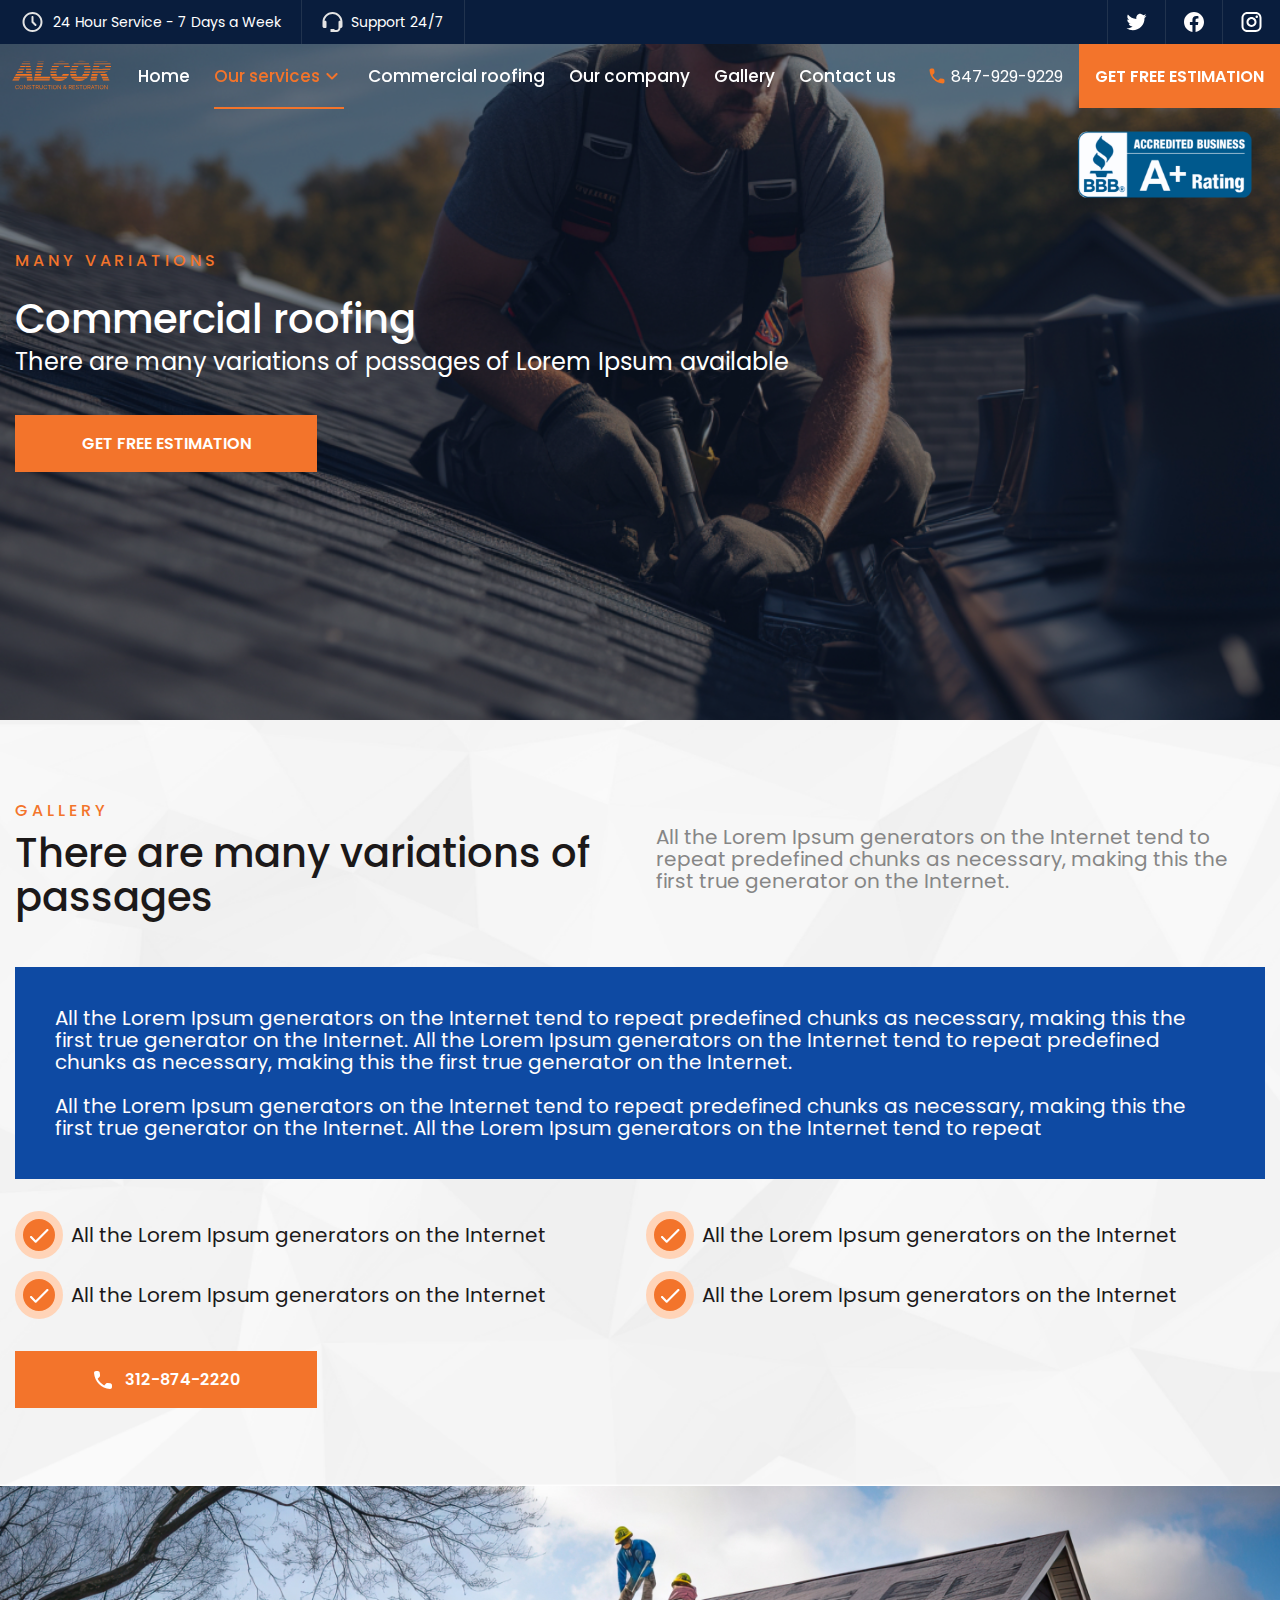
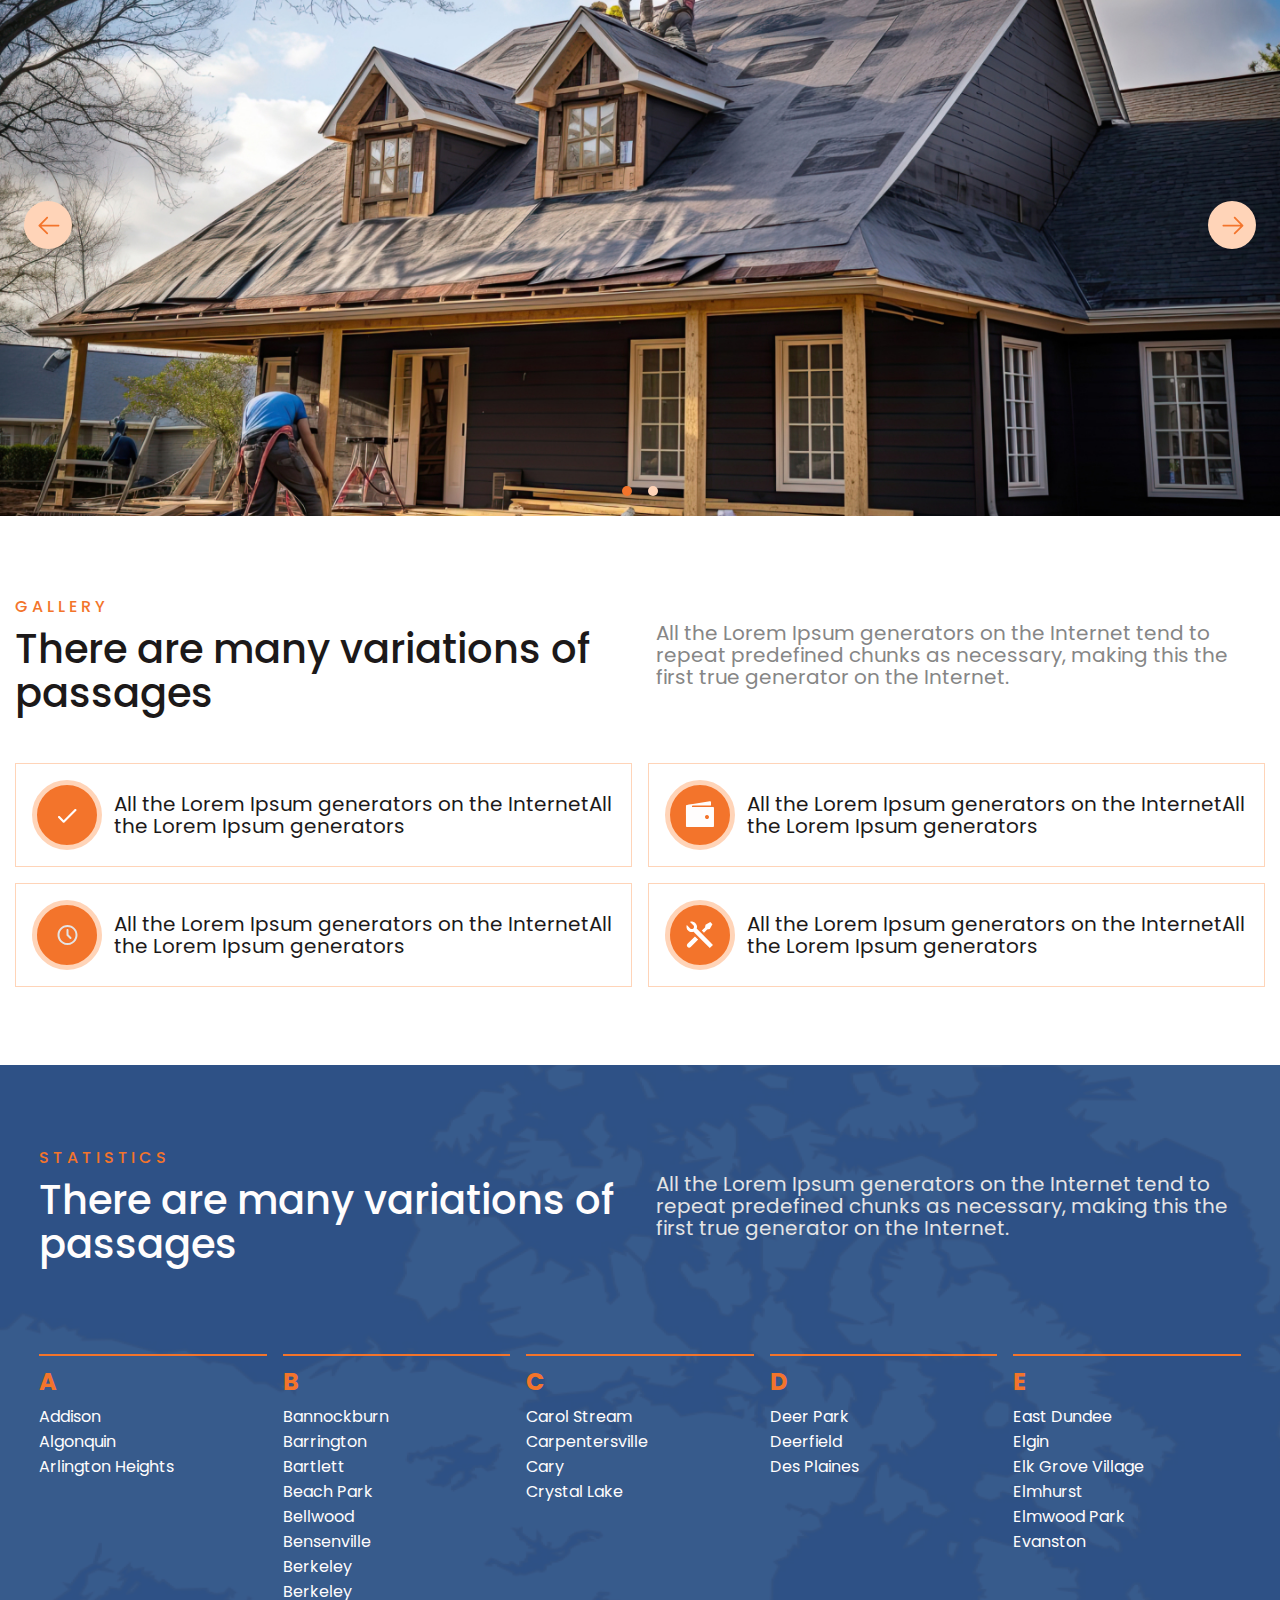
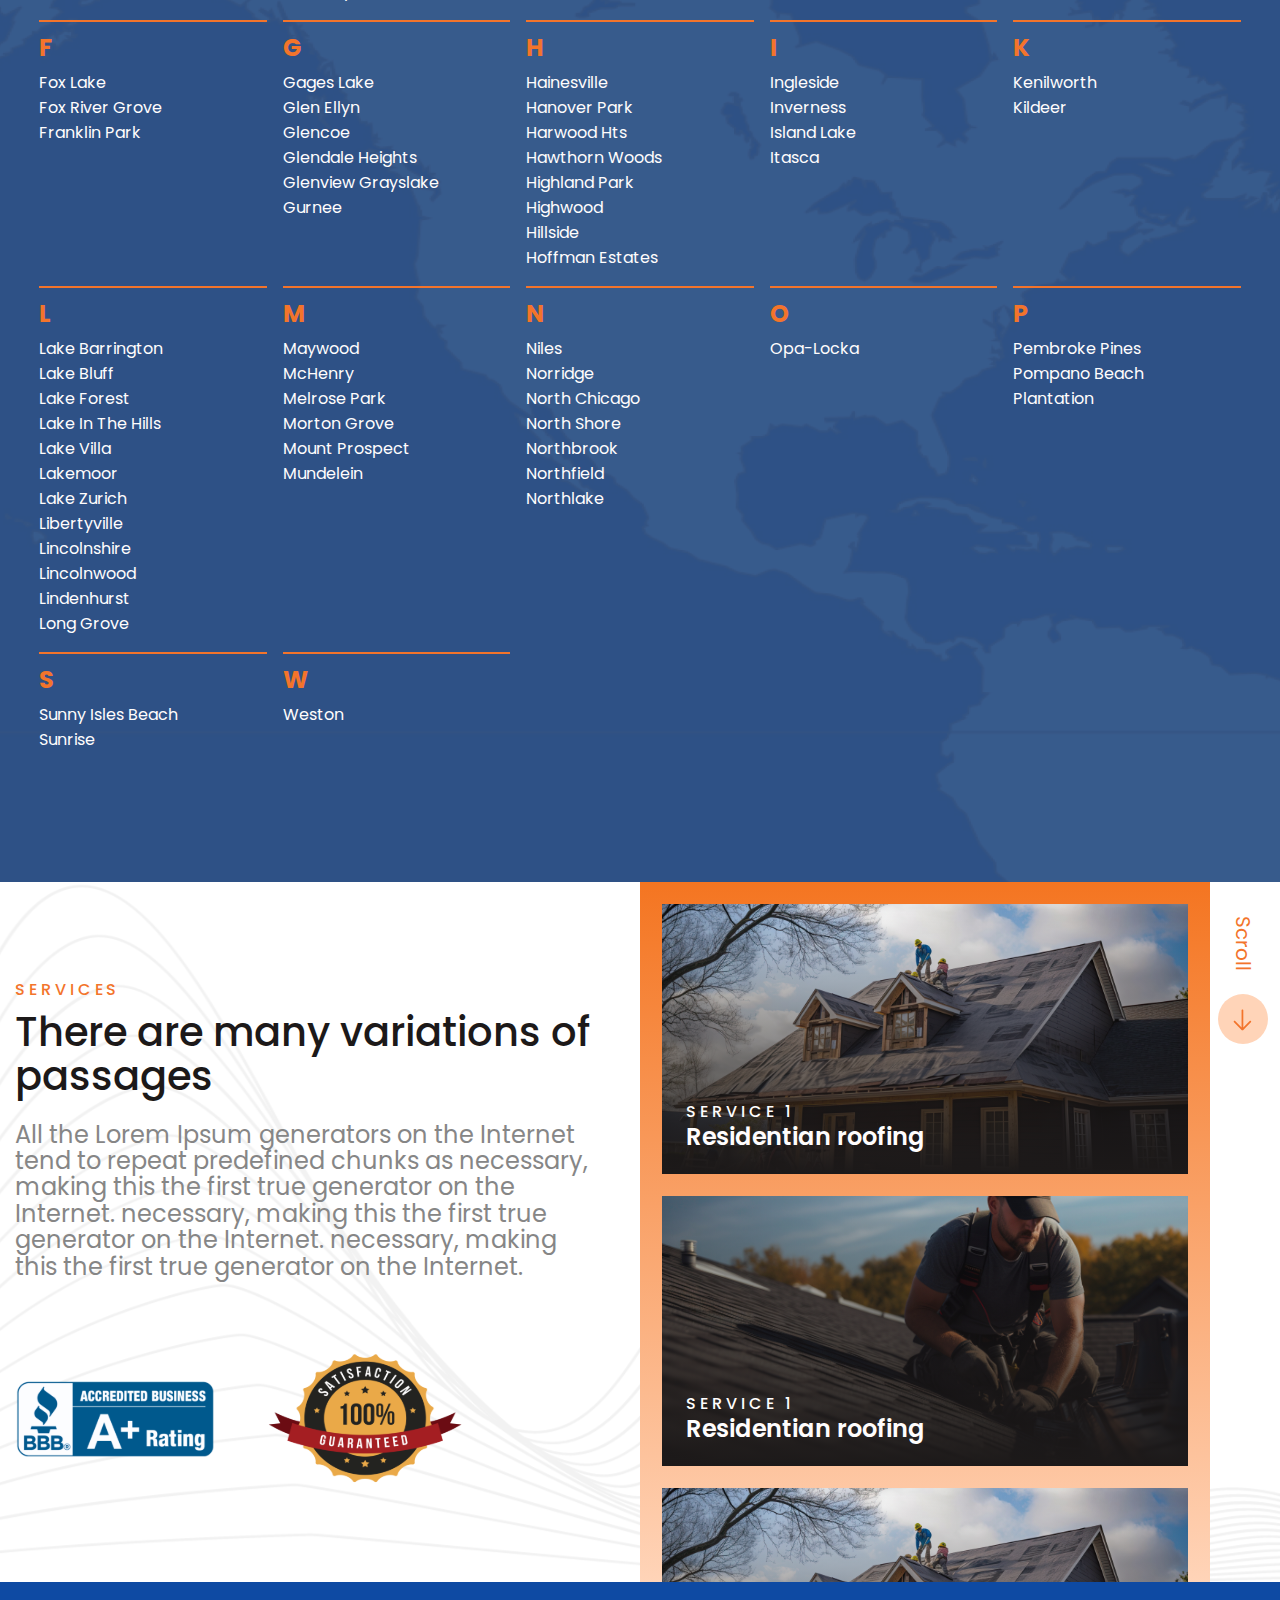
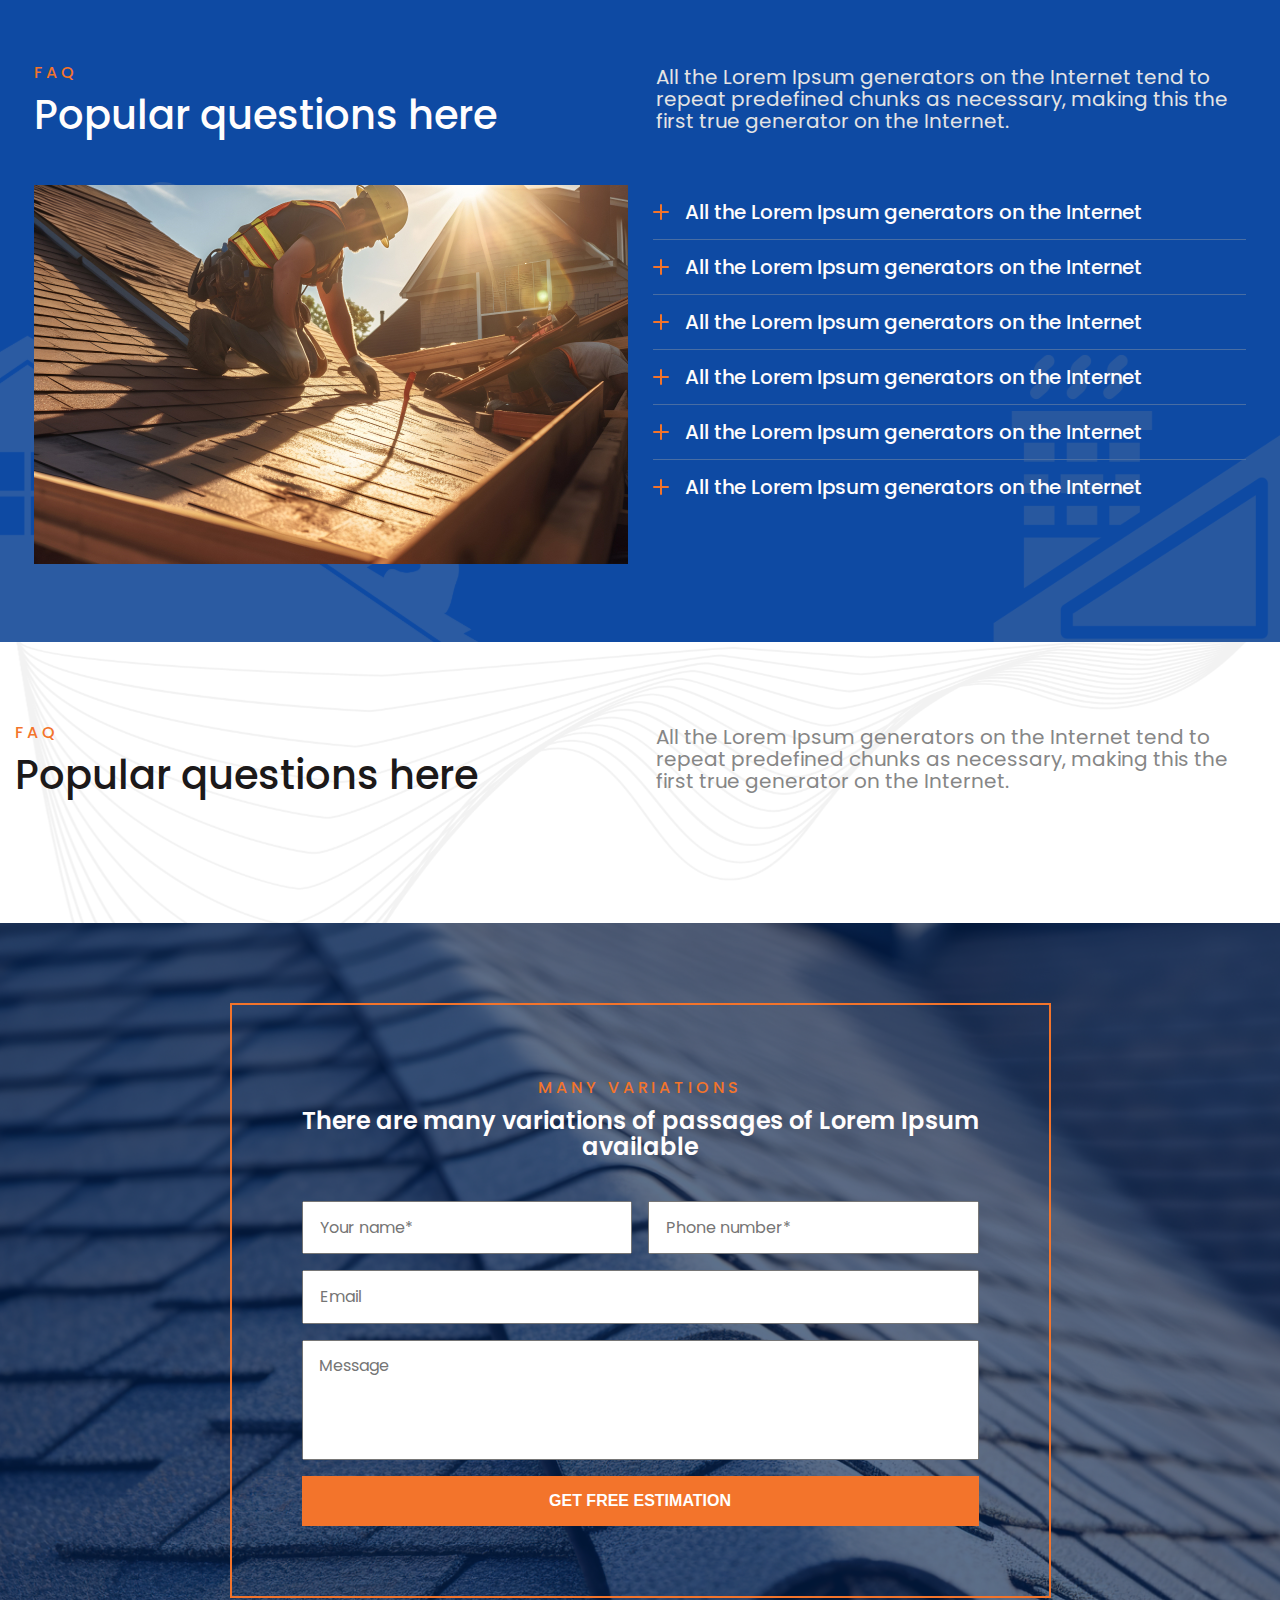
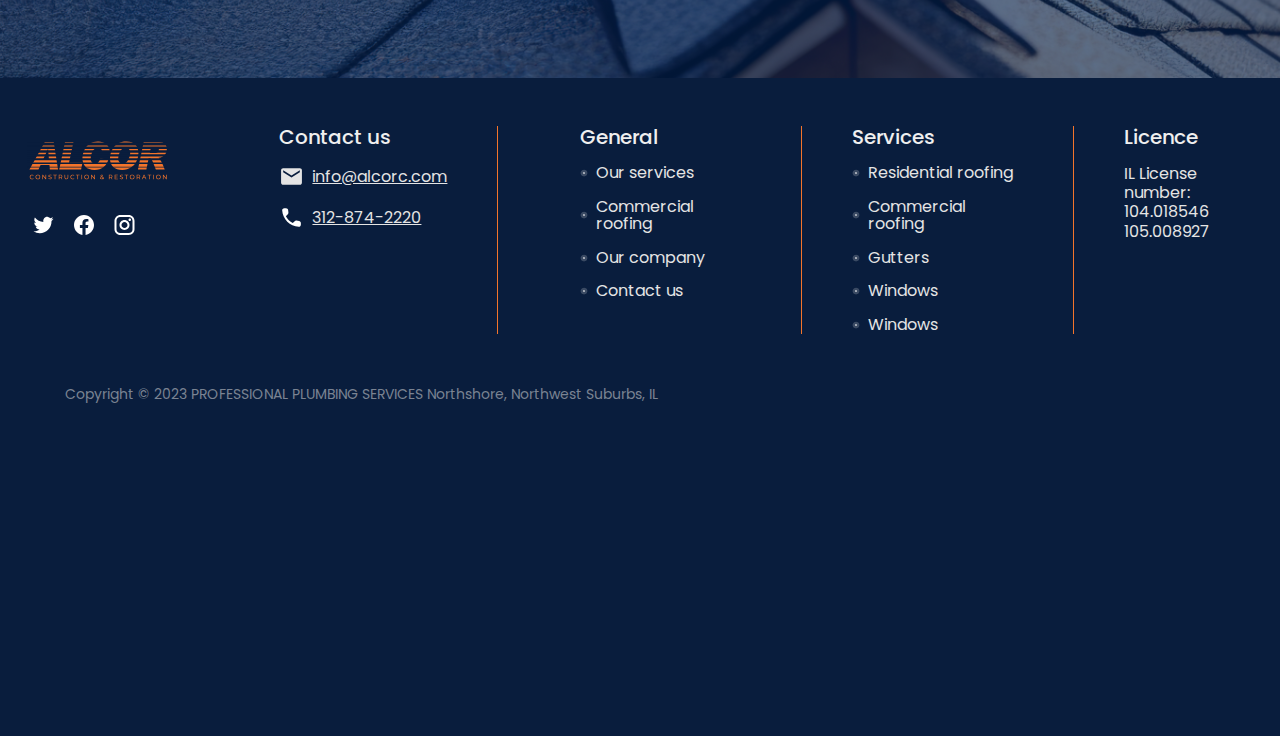
<file: servicePage.html>
<!DOCTYPE html>
<html lang="en">
  <head>
    <meta charset="UTF-8" />
    <meta http-equiv="X-UA-Compatible" content="IE=edge" />
    <meta name="viewport" content="width=device-width, initial-scale=1.0" />
    <title>Roofers</title>
    <link rel="preconnect" href="https://fonts.googleapis.com" />
    <link rel="preconnect" href="https://fonts.gstatic.com" crossorigin />
    <link
      href="https://fonts.googleapis.com/css2?family=Poppins:wght@400;500;600;700&display=swap"
      rel="stylesheet"
    />
    <link rel="stylesheet" href="./css/main.css" />
    <link
      rel="stylesheet"
      href="https://cdn.jsdelivr.net/npm/@fancyapps/ui@5.0/dist/fancybox/fancybox.css"
    />
  </head>
  <body>
    <header class="header zindex">
      <div class="header-banner">
        <div class="left">
          <div class="info">
            <img src="./img/clock.svg" alt="" />
            <p>24 Hour Service - 7 Days a Week</p>
          </div>
          <div class="info">
            <img src="./img/support.svg" alt="" />
            <p>Support 24/7</p>
          </div>
        </div>
        <div class="right">
          <div class="soc-list">
            <a href="" class="soc-link">
              <svg
                xmlns="http://www.w3.org/2000/svg"
                width="25"
                height="24"
                viewBox="0 0 25 24"
                fill="none"
              >
                <path
                  d="M22.5 5.8C21.7483 6.12609 20.9534 6.34166 20.14 6.44C20.9982 5.92732 21.6413 5.12078 21.95 4.17C21.1436 4.65006 20.2608 4.98829 19.34 5.17C18.7245 4.50257 17.905 4.05829 17.0098 3.90685C16.1147 3.7554 15.1945 3.90535 14.3938 4.33319C13.593 4.76102 12.9569 5.44253 12.5852 6.27083C12.2135 7.09914 12.1273 8.02739 12.34 8.91C10.7094 8.82752 9.11444 8.40295 7.65865 7.66386C6.20287 6.92477 4.91885 5.88769 3.89 4.62C3.52914 5.25016 3.33952 5.96382 3.34 6.69C3.33872 7.36438 3.50422 8.02861 3.82176 8.62356C4.13929 9.21851 4.59902 9.72571 5.16 10.1C4.50798 10.0823 3.86989 9.90729 3.3 9.59V9.64C3.30489 10.5849 3.63599 11.4991 4.23731 12.228C4.83864 12.9568 5.67326 13.4556 6.6 13.64C6.24326 13.7486 5.87287 13.8058 5.5 13.81C5.24189 13.807 4.98442 13.7836 4.73 13.74C4.99391 14.5528 5.50462 15.2631 6.19107 15.7722C6.87753 16.2812 7.70558 16.5635 8.56 16.58C7.1172 17.7153 5.33588 18.3349 3.5 18.34C3.16574 18.3411 2.83174 18.3211 2.5 18.28C4.37443 19.4903 6.55881 20.1327 8.79 20.13C10.3297 20.146 11.8571 19.855 13.2831 19.2741C14.7091 18.6931 16.005 17.8339 17.0952 16.7465C18.1854 15.6591 19.048 14.3654 19.6326 12.9409C20.2172 11.5164 20.512 9.98972 20.5 8.45V7.92C21.2847 7.33481 21.9615 6.61742 22.5 5.8Z"
                  fill="white"
                />
              </svg>
            </a>
            <a href="" class="soc-link">
              <svg
                xmlns="http://www.w3.org/2000/svg"
                width="24"
                height="24"
                viewBox="0 0 24 24"
                fill="none"
              >
                <path
                  d="M12 2.04001C6.5 2.04001 2 6.53001 2 12.06C2 17.06 5.66 21.21 10.44 21.96V14.96H7.9V12.06H10.44V9.85001C10.44 7.34001 11.93 5.96001 14.22 5.96001C15.31 5.96001 16.45 6.15001 16.45 6.15001V8.62001H15.19C13.95 8.62001 13.56 9.39001 13.56 10.18V12.06H16.34L15.89 14.96H13.56V21.96C15.9164 21.5879 18.0622 20.3855 19.6099 18.5701C21.1576 16.7546 22.0054 14.4457 22 12.06C22 6.53001 17.5 2.04001 12 2.04001Z"
                  fill="#FFFDFD"
                />
              </svg>
            </a>
            <a href="" class="soc-link">
              <svg
                xmlns="http://www.w3.org/2000/svg"
                width="25"
                height="24"
                viewBox="0 0 25 24"
                fill="none"
              >
                <path
                  d="M8.3 2H16.7C19.9 2 22.5 4.6 22.5 7.8V16.2C22.5 17.7383 21.8889 19.2135 20.8012 20.3012C19.7135 21.3889 18.2383 22 16.7 22H8.3C5.1 22 2.5 19.4 2.5 16.2V7.8C2.5 6.26174 3.11107 4.78649 4.19878 3.69878C5.28649 2.61107 6.76174 2 8.3 2ZM8.1 4C7.14522 4 6.22955 4.37928 5.55442 5.05442C4.87928 5.72955 4.5 6.64522 4.5 7.6V16.4C4.5 18.39 6.11 20 8.1 20H16.9C17.8548 20 18.7705 19.6207 19.4456 18.9456C20.1207 18.2705 20.5 17.3548 20.5 16.4V7.6C20.5 5.61 18.89 4 16.9 4H8.1ZM17.75 5.5C18.0815 5.5 18.3995 5.6317 18.6339 5.86612C18.8683 6.10054 19 6.41848 19 6.75C19 7.08152 18.8683 7.39946 18.6339 7.63388C18.3995 7.8683 18.0815 8 17.75 8C17.4185 8 17.1005 7.8683 16.8661 7.63388C16.6317 7.39946 16.5 7.08152 16.5 6.75C16.5 6.41848 16.6317 6.10054 16.8661 5.86612C17.1005 5.6317 17.4185 5.5 17.75 5.5ZM12.5 7C13.8261 7 15.0979 7.52678 16.0355 8.46447C16.9732 9.40215 17.5 10.6739 17.5 12C17.5 13.3261 16.9732 14.5979 16.0355 15.5355C15.0979 16.4732 13.8261 17 12.5 17C11.1739 17 9.90215 16.4732 8.96447 15.5355C8.02678 14.5979 7.5 13.3261 7.5 12C7.5 10.6739 8.02678 9.40215 8.96447 8.46447C9.90215 7.52678 11.1739 7 12.5 7ZM12.5 9C11.7044 9 10.9413 9.31607 10.3787 9.87868C9.81607 10.4413 9.5 11.2044 9.5 12C9.5 12.7956 9.81607 13.5587 10.3787 14.1213C10.9413 14.6839 11.7044 15 12.5 15C13.2956 15 14.0587 14.6839 14.6213 14.1213C15.1839 13.5587 15.5 12.7956 15.5 12C15.5 11.2044 15.1839 10.4413 14.6213 9.87868C14.0587 9.31607 13.2956 9 12.5 9Z"
                  fill="white"
                />
              </svg>
            </a>
          </div>
        </div>
      </div>
      <div class="container">
        <div class="header-body">
          <a class="logo"> <img src="./img/logo.svg" alt="" /> </a>
          <nav class="header-nav">
            <div class="top-mobile">
              <a class="logo"> <img src="./img/logo.svg" alt="" /> </a>
              <div class="close-menu">
                <img src="./img/burger.svg" alt="" />
              </div>
            </div>
            <ul class="nav-list">
              <li class="nav-item">
                <a href="index.html" class="nav-link">Home</a>
              </li>
              <li class="nav-item current">
                <p class="nav-link">
                  Our services
                  <svg
                    xmlns="http://www.w3.org/2000/svg"
                    width="24"
                    height="24"
                    viewBox="0 0 24 24"
                    fill="none"
                  >
                    <path
                      d="M15.88 9.29001L12 13.17L8.11999 9.29001C8.02741 9.19742 7.9175 9.12399 7.79653 9.07388C7.67557 9.02378 7.54592 8.99799 7.41499 8.99799C7.28406 8.99799 7.15441 9.02378 7.03345 9.07388C6.91248 9.12399 6.80257 9.19742 6.70999 9.29001C6.61741 9.38259 6.54397 9.4925 6.49386 9.61346C6.44376 9.73443 6.41797 9.86408 6.41797 9.99501C6.41797 10.1259 6.44376 10.2556 6.49386 10.3765C6.54397 10.4975 6.61741 10.6074 6.70999 10.7L11.3 15.29C11.69 15.68 12.32 15.68 12.71 15.29L17.3 10.7C17.3927 10.6075 17.4662 10.4976 17.5164 10.3766C17.5666 10.2557 17.5924 10.126 17.5924 9.99501C17.5924 9.86404 17.5666 9.73436 17.5164 9.61338C17.4662 9.49241 17.3927 9.38252 17.3 9.29001C16.91 8.91001 16.27 8.90001 15.88 9.29001Z"
                      fill="#FFFDFD"
                    />
                  </svg>
                </p>

                <ul class="sub-menu">
                  <li class="sub-menu-item">
                    <a href="servicePage.html">Residential roofing</a>
                  </li>
                  <li class="sub-menu-item">
                    <a href="servicePage.html">Commercial roofing</a>
                  </li>
                  <li class="sub-menu-item">
                    <a href="servicePage.html">Gutters</a>
                  </li>
                  <li class="sub-menu-item">
                    <a href="servicePage.html">Windows</a>
                  </li>
                  <li class="sub-menu-item">
                    <a href="servicePage.html">Mitigation</a>
                  </li>
                </ul>
              </li>
              <li class="nav-item">
                <a href="commercial.html" class="nav-link"
                  >Commercial roofing</a
                >
              </li>
              <li class="nav-item">
                <a href="aboutUs.html" class="nav-link">Our company</a>
              </li>
              <li class="nav-item">
                <a href="galleryPage.html" class="nav-link">Gallery</a>
              </li>
              <li class="nav-item">
                <a href="contactPage.html" class="nav-link">Contact us</a>
              </li>
            </ul>
            <div class="bottom-mobile">
              <div class="soc-list">
                <a href="" class="soc-link">
                  <svg
                    xmlns="http://www.w3.org/2000/svg"
                    width="25"
                    height="24"
                    viewBox="0 0 25 24"
                    fill="none"
                  >
                    <path
                      d="M22.5 5.8C21.7483 6.12609 20.9534 6.34166 20.14 6.44C20.9982 5.92732 21.6413 5.12078 21.95 4.17C21.1436 4.65006 20.2608 4.98829 19.34 5.17C18.7245 4.50257 17.905 4.05829 17.0098 3.90685C16.1147 3.7554 15.1945 3.90535 14.3938 4.33319C13.593 4.76102 12.9569 5.44253 12.5852 6.27083C12.2135 7.09914 12.1273 8.02739 12.34 8.91C10.7094 8.82752 9.11444 8.40295 7.65865 7.66386C6.20287 6.92477 4.91885 5.88769 3.89 4.62C3.52914 5.25016 3.33952 5.96382 3.34 6.69C3.33872 7.36438 3.50422 8.02861 3.82176 8.62356C4.13929 9.21851 4.59902 9.72571 5.16 10.1C4.50798 10.0823 3.86989 9.90729 3.3 9.59V9.64C3.30489 10.5849 3.63599 11.4991 4.23731 12.228C4.83864 12.9568 5.67326 13.4556 6.6 13.64C6.24326 13.7486 5.87287 13.8058 5.5 13.81C5.24189 13.807 4.98442 13.7836 4.73 13.74C4.99391 14.5528 5.50462 15.2631 6.19107 15.7722C6.87753 16.2812 7.70558 16.5635 8.56 16.58C7.1172 17.7153 5.33588 18.3349 3.5 18.34C3.16574 18.3411 2.83174 18.3211 2.5 18.28C4.37443 19.4903 6.55881 20.1327 8.79 20.13C10.3297 20.146 11.8571 19.855 13.2831 19.2741C14.7091 18.6931 16.005 17.8339 17.0952 16.7465C18.1854 15.6591 19.048 14.3654 19.6326 12.9409C20.2172 11.5164 20.512 9.98972 20.5 8.45V7.92C21.2847 7.33481 21.9615 6.61742 22.5 5.8Z"
                      fill="white"
                    />
                  </svg>
                </a>
                <a href="" class="soc-link">
                  <svg
                    xmlns="http://www.w3.org/2000/svg"
                    width="24"
                    height="24"
                    viewBox="0 0 24 24"
                    fill="none"
                  >
                    <path
                      d="M12 2.04001C6.5 2.04001 2 6.53001 2 12.06C2 17.06 5.66 21.21 10.44 21.96V14.96H7.9V12.06H10.44V9.85001C10.44 7.34001 11.93 5.96001 14.22 5.96001C15.31 5.96001 16.45 6.15001 16.45 6.15001V8.62001H15.19C13.95 8.62001 13.56 9.39001 13.56 10.18V12.06H16.34L15.89 14.96H13.56V21.96C15.9164 21.5879 18.0622 20.3855 19.6099 18.5701C21.1576 16.7546 22.0054 14.4457 22 12.06C22 6.53001 17.5 2.04001 12 2.04001Z"
                      fill="#FFFDFD"
                    />
                  </svg>
                </a>
                <a href="" class="soc-link">
                  <svg
                    xmlns="http://www.w3.org/2000/svg"
                    width="25"
                    height="24"
                    viewBox="0 0 25 24"
                    fill="none"
                  >
                    <path
                      d="M8.3 2H16.7C19.9 2 22.5 4.6 22.5 7.8V16.2C22.5 17.7383 21.8889 19.2135 20.8012 20.3012C19.7135 21.3889 18.2383 22 16.7 22H8.3C5.1 22 2.5 19.4 2.5 16.2V7.8C2.5 6.26174 3.11107 4.78649 4.19878 3.69878C5.28649 2.61107 6.76174 2 8.3 2ZM8.1 4C7.14522 4 6.22955 4.37928 5.55442 5.05442C4.87928 5.72955 4.5 6.64522 4.5 7.6V16.4C4.5 18.39 6.11 20 8.1 20H16.9C17.8548 20 18.7705 19.6207 19.4456 18.9456C20.1207 18.2705 20.5 17.3548 20.5 16.4V7.6C20.5 5.61 18.89 4 16.9 4H8.1ZM17.75 5.5C18.0815 5.5 18.3995 5.6317 18.6339 5.86612C18.8683 6.10054 19 6.41848 19 6.75C19 7.08152 18.8683 7.39946 18.6339 7.63388C18.3995 7.8683 18.0815 8 17.75 8C17.4185 8 17.1005 7.8683 16.8661 7.63388C16.6317 7.39946 16.5 7.08152 16.5 6.75C16.5 6.41848 16.6317 6.10054 16.8661 5.86612C17.1005 5.6317 17.4185 5.5 17.75 5.5ZM12.5 7C13.8261 7 15.0979 7.52678 16.0355 8.46447C16.9732 9.40215 17.5 10.6739 17.5 12C17.5 13.3261 16.9732 14.5979 16.0355 15.5355C15.0979 16.4732 13.8261 17 12.5 17C11.1739 17 9.90215 16.4732 8.96447 15.5355C8.02678 14.5979 7.5 13.3261 7.5 12C7.5 10.6739 8.02678 9.40215 8.96447 8.46447C9.90215 7.52678 11.1739 7 12.5 7ZM12.5 9C11.7044 9 10.9413 9.31607 10.3787 9.87868C9.81607 10.4413 9.5 11.2044 9.5 12C9.5 12.7956 9.81607 13.5587 10.3787 14.1213C10.9413 14.6839 11.7044 15 12.5 15C13.2956 15 14.0587 14.6839 14.6213 14.1213C15.1839 13.5587 15.5 12.7956 15.5 12C15.5 11.2044 15.1839 10.4413 14.6213 9.87868C14.0587 9.31607 13.2956 9 12.5 9Z"
                      fill="white"
                    />
                  </svg>
                </a>
              </div>
              <a href="#" class="btn">Get free estimation</a>
            </div>
          </nav>
          <div class="right">
            <a href="tel:8479299229" class="tel"
              ><img src="./img/phone.svg" alt="" /> 847-929-9229</a
            >
            <a href="#" class="btn">Get free estimation</a>
            <div class="header-burger">
              <img src="./img/burger.svg" alt="" />
            </div>
          </div>
        </div>
      </div>
    </header>
    <section
      class="page-hero"
      style="background-image: url('./img/hero2.jpeg')"
    >
      <img class="sertif" src="./img/sertif.svg" alt="" />
      <div class="wrapper">
        <div class="container">
          <div class="card">
            <p class="section-subtitle">many variations</p>
            <h1 class="section-title">Commercial roofing</h1>
            <p class="section-main">
              There are many variations of passages of Lorem Ipsum available
            </p>
            <a href="#" class="btn">Get free estimation</a>
          </div>
        </div>
      </div>
    </section>
    <section
      class="serviceIncludes"
      style="background-image: url('./img/back.png')"
    >
      <div class="container">
        <div class="top">
          <div class="left">
            <p class="section-subtitle">gallery</p>
            <h2 class="section-title">There are many variations of passages</h2>
          </div>
          <div class="right">
            <p class="text">
              All the Lorem Ipsum generators on the Internet tend to repeat
              predefined chunks as necessary, making this the first true
              generator on the Internet.
            </p>
          </div>
        </div>
        <div class="infoCard">
          <p class="text">
            All the Lorem Ipsum generators on the Internet tend to repeat
            predefined chunks as necessary, making this the first true generator
            on the Internet. All the Lorem Ipsum generators on the Internet tend
            to repeat predefined chunks as necessary, making this the first true
            generator on the Internet. <br /><br />
            All the Lorem Ipsum generators on the Internet tend to repeat
            predefined chunks as necessary, making this the first true generator
            on the Internet. All the Lorem Ipsum generators on the Internet tend
            to repeat
          </p>
        </div>
        <div class="incudes-list">
          <div class="includes-item">
            <div class="icon">
              <img src="./img/done.svg" alt="" />
            </div>
            <p class="text">All the Lorem Ipsum generators on the Internet</p>
          </div>
          <div class="includes-item">
            <div class="icon">
              <img src="./img/done.svg" alt="" />
            </div>
            <p class="text">All the Lorem Ipsum generators on the Internet</p>
          </div>
          <div class="includes-item">
            <div class="icon">
              <img src="./img/done.svg" alt="" />
            </div>
            <p class="text">All the Lorem Ipsum generators on the Internet</p>
          </div>
          <div class="includes-item">
            <div class="icon">
              <img src="./img/done.svg" alt="" />
            </div>
            <p class="text">All the Lorem Ipsum generators on the Internet</p>
          </div>
        </div>
        <a href="tel:312-874-2220" class="btn"
          ><img src="./img/phoneFF.svg" alt="" /> 312-874-2220</a
        >
      </div>
    </section>
    <section class="images-slider">
      <div class="slider">
        <div class="images-slide">
          <img src="./img/hero1.jpeg" alt="" />
        </div>
        <div class="images-slide">
          <img src="./img/hero2.jpeg" alt="" />
        </div>
      </div>

      <div class="slider-navigation">
        <div class="prev but"><img src="./img/prev.svg" alt="" /></div>
        <div class="next but"><img src="./img/next.svg" alt="" /></div>
      </div>
    </section>
    <section class="serviceAdvantages">
      <div class="container">
        <div class="top">
          <div class="left">
            <p class="section-subtitle">gallery</p>
            <h2 class="section-title">There are many variations of passages</h2>
          </div>
          <div class="right">
            <p class="text">
              All the Lorem Ipsum generators on the Internet tend to repeat
              predefined chunks as necessary, making this the first true
              generator on the Internet.
            </p>
          </div>
        </div>
        <ul class="advantages-list">
          <li class="advantages-item">
            <div class="icon">
              <img src="./img/done.svg" alt="" />
            </div>
            <p class="text">
              All the Lorem Ipsum generators on the InternetAll the Lorem Ipsum
              generators
            </p>
          </li>
          <li class="advantages-item">
            <div class="icon">
              <img src="./img/wallet.svg" alt="" />
            </div>
            <p class="text">
              All the Lorem Ipsum generators on the InternetAll the Lorem Ipsum
              generators
            </p>
          </li>
          <li class="advantages-item">
            <div class="icon">
              <img src="./img/clock.svg" alt="" />
            </div>
            <p class="text">
              All the Lorem Ipsum generators on the InternetAll the Lorem Ipsum
              generators
            </p>
          </li>
          <li class="advantages-item">
            <div class="icon">
              <img src="./img/tools.svg" alt="" />
            </div>
            <p class="text">
              All the Lorem Ipsum generators on the InternetAll the Lorem Ipsum
              generators
            </p>
          </li>
        </ul>
      </div>
    </section>
    <section class="local" style="background-image: url('./img/map.jpeg')">
      <div class="wrapper">
        <div class="container">
          <div class="top">
            <div class="left">
              <p class="section-subtitle">Statistics</p>
              <h2 class="section-title">
                There are many variations of passages
              </h2>
            </div>
            <div class="right">
              <p class="text">
                All the Lorem Ipsum generators on the Internet tend to repeat
                predefined chunks as necessary, making this the first true
                generator on the Internet.
              </p>
            </div>
          </div>
          <div class="local-card">
            <ul class="local-list">
              <li class="local-item">
                <h3 class="local-title-letter">A</h3>
                <a href="locationPage.html" class="place">Addison</a>
                <a href="locationPage.html" class="place">Algonquin</a>
                <a href="locationPage.html" class="place">Arlington Heights</a>
              </li>
              <li class="local-item">
                <h3 class="local-title-letter">B</h3>
                <a href="locationPage.html" class="place">Bannockburn</a>
                <a href="locationPage.html" class="place">Barrington</a>
                <a href="locationPage.html" class="place">Bartlett</a>
                <a href="locationPage.html" class="place">Beach Park</a>
                <a href="locationPage.html" class="place">Bellwood</a>
                <a href="locationPage.html" class="place">Bensenville</a>
                <a href="locationPage.html" class="place">Berkeley</a>
                <a href="locationPage.html" class="place">Berkeley</a>
              </li>
              <li class="local-item">
                <h3 class="local-title-letter">C</h3>
                <a href="locationPage.html" class="place">Carol Stream</a>
                <a href="locationPage.html" class="place">Carpentersville</a>
                <a href="locationPage.html" class="place">Cary</a>
                <a href="locationPage.html" class="place">Crystal Lake</a>
              </li>
              <li class="local-item">
                <h3 class="local-title-letter">D</h3>
                <a href="locationPage.html" class="place">Deer Park​</a>
                <a href="locationPage.html" class="place">Deerfield</a>
                <a href="locationPage.html" class="place">Des Plaines</a>
              </li>
              <li class="local-item">
                <h3 class="local-title-letter">E</h3>
                <a href="locationPage.html" class="place">East Dundee</a>
                <a href="locationPage.html" class="place">Elgin</a>
                <a href="locationPage.html" class="place">Elk Grove Village</a>
                <a href="locationPage.html" class="place">Elmhurst</a>
                <a href="locationPage.html" class="place">Elmwood Park</a>
                <a href="locationPage.html" class="place">Evanston</a>
              </li>
              <li class="local-item">
                <h3 class="local-title-letter">F</h3>
                <a href="locationPage.html" class="place">Fox Lake</a>
                <a href="locationPage.html" class="place">Fox River Grove</a>
                <a href="locationPage.html" class="place">Franklin Park</a>
              </li>
              <li class="local-item">
                <h3 class="local-title-letter">G</h3>
                <a href="locationPage.html" class="place">Gages Lake</a>
                <a href="locationPage.html" class="place">Glen Ellyn </a>
                <a href="locationPage.html" class="place">Glencoe </a>
                <a href="locationPage.html" class="place">Glendale Heights </a>
                <a href="locationPage.html" class="place"
                  >Glenview Grayslake
                </a>
                <a href="locationPage.html" class="place">Gurnee</a>
              </li>
              <li class="local-item">
                <h3 class="local-title-letter">H</h3>
                <a href="locationPage.html" class="place">Hainesville</a>
                <a href="locationPage.html" class="place">Hanover Park</a>
                <a href="locationPage.html" class="place">Harwood Hts</a>
                <a href="locationPage.html" class="place">Hawthorn Woods</a>
                <a href="locationPage.html" class="place">Highland Park</a>
                <a href="locationPage.html" class="place">Highwood</a>
                <a href="locationPage.html" class="place">Hillside</a>
                <a href="locationPage.html" class="place">Hoffman Estates</a>
              </li>
              <li class="local-item">
                <h3 class="local-title-letter">I</h3>
                <a href="locationPage.html" class="place">Ingleside</a>
                <a href="locationPage.html" class="place">Inverness</a>
                <a href="locationPage.html" class="place">Island Lake</a>
                <a href="locationPage.html" class="place">Itasca</a>
              </li>
              <li class="local-item">
                <h3 class="local-title-letter">K</h3>
                <a href="locationPage.html" class="place">Kenilworth</a>
                <a href="locationPage.html" class="place">Kildeer</a>
              </li>
              <li class="local-item">
                <h3 class="local-title-letter">L</h3>
                <a href="locationPage.html" class="place">Lake Barrington</a>
                <a href="locationPage.html" class="place">Lake Bluff</a>
                <a href="locationPage.html" class="place">Lake Forest</a>
                <a href="locationPage.html" class="place">Lake In The Hills</a>
                <a href="locationPage.html" class="place">Lake Villa</a>
                <a href="locationPage.html" class="place">Lakemoor</a>
                <a href="locationPage.html" class="place">Lake Zurich</a>
                <a href="locationPage.html" class="place">Libertyville</a>
                <a href="locationPage.html" class="place">Lincolnshire</a>
                <a href="locationPage.html" class="place">Lincolnwood</a>
                <a href="locationPage.html" class="place">Lindenhurst</a>
                <a href="locationPage.html" class="place">Long Grove</a>
              </li>

              <li class="local-item">
                <h3 class="local-title-letter">M</h3>
                <a href="locationPage.html" class="place">Maywood</a>
                <a href="locationPage.html" class="place">McHenry</a>
                <a href="locationPage.html" class="place">Melrose Park</a>
                <a href="locationPage.html" class="place">Morton Grove</a>
                <a href="locationPage.html" class="place">Mount Prospect </a>
                <a href="locationPage.html" class="place">Mundelein</a>
              </li>
              <li class="local-item">
                <h3 class="local-title-letter">N</h3>
                <a href="locationPage.html" class="place">Niles</a>
                <a href="locationPage.html" class="place">Norridge</a>
                <a href="locationPage.html" class="place">North Chicago</a>
                <a href="locationPage.html" class="place">North Shore</a>
                <a href="locationPage.html" class="place">Northbrook</a>
                <a href="locationPage.html" class="place">Northfield</a>
                <a href="locationPage.html" class="place">Northlake</a>
              </li>
              <li class="local-item">
                <h3 class="local-title-letter">O</h3>
                <a href="locationPage.html" class="place">Opa-Locka</a>
              </li>
              <li class="local-item">
                <h3 class="local-title-letter">P</h3>
                <a href="locationPage.html" class="place">Pembroke Pines</a>
                <a href="locationPage.html" class="place">Pompano Beach</a>
                <a href="locationPage.html" class="place">Plantation</a>
              </li>

              <li class="local-item">
                <h3 class="local-title-letter">S</h3>
                <a href="locationPage.html" class="place">Sunny Isles Beach</a>
                <a href="locationPage.html" class="place">Sunrise</a>
              </li>

              <li class="local-item">
                <h3 class="local-title-letter">W</h3>
                <a href="locationPage.html" class="place">Weston</a>
              </li>
            </ul>
          </div>
        </div>
      </div>
    </section>
    <section
      class="service-slider"
      style="background-image: url('./img/serviceBack.svg')"
    >
      <div class="container">
        <div class="left">
          <p class="section-subtitle">services</p>
          <h2 class="section-title">There are many variations of passages</h2>
          <p class="section-main">
            All the Lorem Ipsum generators on the Internet tend to repeat
            predefined chunks as necessary, making this the first true generator
            on the Internet. necessary, making this the first true generator on
            the Internet. necessary, making this the first true generator on the
            Internet.
          </p>
          <div class="honors">
            <img src="./img/sertif.svg" alt="" />
            <img src="./img/guaranteed.svg" alt="" />
          </div>
        </div>
        <div class="rigth">
          <div class="serviceScroll">
            <a
              href="servicePage.html"
              class="services-item"
              style="background-image: url('./img/hero1.jpeg')"
            >
              <div class="wrapper">
                <div class="section-subtitle">service 1</div>
                <p class="item-title">Residentian roofing</p>
              </div>
            </a>
            <a
              href="servicePage.html"
              class="services-item"
              style="background-image: url('./img/hero2.jpeg')"
            >
              <div class="wrapper">
                <div class="section-subtitle">service 1</div>
                <p class="item-title">Residentian roofing</p>
              </div>
            </a>
            <a
              href="servicePage.html"
              class="services-item"
              style="background-image: url('./img/hero1.jpeg')"
            >
              <div class="wrapper">
                <div class="section-subtitle">service 1</div>
                <p class="item-title">Residentian roofing</p>
              </div>
            </a>
            <a
              href="servicePage.html"
              class="services-item"
              style="background-image: url('./img/hero1.jpeg')"
            >
              <div class="wrapper">
                <div class="section-subtitle">service 1</div>
                <p class="item-title">Residentian roofing</p>
              </div>
            </a>
            <a
              href="servicePage.html"
              class="services-item"
              style="background-image: url('./img/hero1.jpeg')"
            >
              <div class="wrapper">
                <div class="section-subtitle">service 1</div>
                <p class="item-title">Residentian roofing</p>
              </div>
            </a>
            <a
              href="servicePage.html"
              class="services-item"
              style="background-image: url('./img/hero1.jpeg')"
            >
              <div class="wrapper">
                <div class="section-subtitle">service 1</div>
                <p class="item-title">Residentian roofing</p>
              </div>
            </a>
            <a
              href="servicePage.html"
              class="services-item"
              style="background-image: url('./img/hero1.jpeg')"
            >
              <div class="wrapper">
                <div class="section-subtitle">service 1</div>
                <p class="item-title">Residentian roofing</p>
              </div>
            </a>
            <a
              href="servicePage.html"
              class="services-item"
              style="background-image: url('./img/hero1.jpeg')"
            >
              <div class="wrapper">
                <div class="section-subtitle">service 1</div>
                <p class="item-title">Residentian roofing</p>
              </div>
            </a>
          </div>
        </div>
        <div class="scroll">
          <p>Scroll</p>
          <div class="img">
            <img src="./img/next.svg" alt="" />
          </div>
        </div>
      </div>
    </section>
    <section class="fag">
      <img class="back left" src="./img/faqBack1.svg" alt="" />
      <img class="back right" src="./img/faqBack2.svg" alt="" />
      <div class="container">
        <div class="top">
          <div class="left">
            <p class="section-subtitle">FAQ</p>
            <h2 class="section-title">Popular questions here</h2>
          </div>
          <div class="right">
            <p class="text">
              All the Lorem Ipsum generators on the Internet tend to repeat
              predefined chunks as necessary, making this the first true
              generator on the Internet.
            </p>
          </div>
        </div>
        <div class="main">
          <div class="left">
            <img src="./img/faq.jpeg" alt="" />
          </div>
          <div class="right">
            <ul class="faq-list">
              <li class="faq-item">
                <div class="top">
                  <div class="plus"></div>
                  <p class="question">
                    All the Lorem Ipsum generators on the Internet
                  </p>
                </div>
                <p class="answer">
                  All the Lorem Ipsum generators on the Internet All the Lorem
                  Ipsum generators on the InternetAll the Lorem Ipsum generators
                  on the InternetAll the Lorem Ipsum generators on the Internet
                </p>
              </li>
              <li class="faq-item">
                <div class="top">
                  <div class="plus"></div>
                  <p class="question">
                    All the Lorem Ipsum generators on the Internet
                  </p>
                </div>
                <p class="answer">
                  All the Lorem Ipsum generators on the Internet All the Lorem
                  Ipsum generators on the InternetAll the Lorem Ipsum generators
                  on the InternetAll the Lorem Ipsum generators on the Internet
                </p>
              </li>
              <li class="faq-item">
                <div class="top">
                  <div class="plus"></div>
                  <p class="question">
                    All the Lorem Ipsum generators on the Internet
                  </p>
                </div>
                <p class="answer">
                  All the Lorem Ipsum generators on the Internet All the Lorem
                  Ipsum generators on the InternetAll the Lorem Ipsum generators
                  on the InternetAll the Lorem Ipsum generators on the Internet
                </p>
              </li>
              <li class="faq-item">
                <div class="top">
                  <div class="plus"></div>
                  <p class="question">
                    All the Lorem Ipsum generators on the Internet
                  </p>
                </div>
                <p class="answer">
                  All the Lorem Ipsum generators on the Internet All the Lorem
                  Ipsum generators on the InternetAll the Lorem Ipsum generators
                  on the InternetAll the Lorem Ipsum generators on the Internet
                </p>
              </li>
              <li class="faq-item">
                <div class="top">
                  <div class="plus"></div>
                  <p class="question">
                    All the Lorem Ipsum generators on the Internet
                  </p>
                </div>
                <p class="answer">
                  All the Lorem Ipsum generators on the Internet All the Lorem
                  Ipsum generators on the InternetAll the Lorem Ipsum generators
                  on the InternetAll the Lorem Ipsum generators on the Internet
                </p>
              </li>
              <li class="faq-item">
                <div class="top">
                  <div class="plus"></div>
                  <p class="question">
                    All the Lorem Ipsum generators on the Internet
                  </p>
                </div>
                <p class="answer">
                  All the Lorem Ipsum generators on the Internet All the Lorem
                  Ipsum generators on the InternetAll the Lorem Ipsum generators
                  on the InternetAll the Lorem Ipsum generators on the Internet
                </p>
              </li>
            </ul>
          </div>
        </div>
      </div>
    </section>
    <section
      class="reviews"
      style="background-image: url('./img/reviewBack.svg')"
    >
      <div class="container">
        <div class="top">
          <div class="left">
            <p class="section-subtitle">FAQ</p>
            <h2 class="section-title">Popular questions here</h2>
          </div>
          <div class="right">
            <p class="text">
              All the Lorem Ipsum generators on the Internet tend to repeat
              predefined chunks as necessary, making this the first true
              generator on the Internet.
            </p>
          </div>
        </div>
      </div>
    </section>
    <section
      class="contactForm"
      style="background-image: url('./img/formBack.jpeg')"
    >
      <div class="container">
        <div class="card">
          <p class="section-subtitle">many variations</p>
          <h2 class="title">
            There are many variations of passages of Lorem Ipsum available
          </h2>
          <form action="" id="main-form" class="form">
            <div class="row1">
              <input
                type="text"
                placeholder="Your name*"
                name="fname"
                required
              />
              <input
                type="tel"
                placeholder="Phone number*"
                name="phone"
                required
              />
            </div>
            <input type="email" name="email" placeholder="Email" />
            <textarea placeholder="Message"></textarea>
            <button class="btn" type="submit">Get free estimation</button>
          </form>
        </div>
      </div>
    </section>
    <footer class="footer">
      <div class="container">
        <div class="row1">
          <div class="left">
            <div class="col col1">
              <div class="logo">
                <img src="./img/FOOTERLOGO.svg" alt="" />
              </div>
              <div class="soc-list">
                <a href="" class="soc-link">
                  <svg
                    xmlns="http://www.w3.org/2000/svg"
                    width="25"
                    height="24"
                    viewBox="0 0 25 24"
                    fill="none"
                  >
                    <path
                      d="M22.5 5.8C21.7483 6.12609 20.9534 6.34166 20.14 6.44C20.9982 5.92732 21.6413 5.12078 21.95 4.17C21.1436 4.65006 20.2608 4.98829 19.34 5.17C18.7245 4.50257 17.905 4.05829 17.0098 3.90685C16.1147 3.7554 15.1945 3.90535 14.3938 4.33319C13.593 4.76102 12.9569 5.44253 12.5852 6.27083C12.2135 7.09914 12.1273 8.02739 12.34 8.91C10.7094 8.82752 9.11444 8.40295 7.65865 7.66386C6.20287 6.92477 4.91885 5.88769 3.89 4.62C3.52914 5.25016 3.33952 5.96382 3.34 6.69C3.33872 7.36438 3.50422 8.02861 3.82176 8.62356C4.13929 9.21851 4.59902 9.72571 5.16 10.1C4.50798 10.0823 3.86989 9.90729 3.3 9.59V9.64C3.30489 10.5849 3.63599 11.4991 4.23731 12.228C4.83864 12.9568 5.67326 13.4556 6.6 13.64C6.24326 13.7486 5.87287 13.8058 5.5 13.81C5.24189 13.807 4.98442 13.7836 4.73 13.74C4.99391 14.5528 5.50462 15.2631 6.19107 15.7722C6.87753 16.2812 7.70558 16.5635 8.56 16.58C7.1172 17.7153 5.33588 18.3349 3.5 18.34C3.16574 18.3411 2.83174 18.3211 2.5 18.28C4.37443 19.4903 6.55881 20.1327 8.79 20.13C10.3297 20.146 11.8571 19.855 13.2831 19.2741C14.7091 18.6931 16.005 17.8339 17.0952 16.7465C18.1854 15.6591 19.048 14.3654 19.6326 12.9409C20.2172 11.5164 20.512 9.98972 20.5 8.45V7.92C21.2847 7.33481 21.9615 6.61742 22.5 5.8Z"
                      fill="white"
                    />
                  </svg>
                </a>
                <a href="" class="soc-link">
                  <svg
                    xmlns="http://www.w3.org/2000/svg"
                    width="24"
                    height="24"
                    viewBox="0 0 24 24"
                    fill="none"
                  >
                    <path
                      d="M12 2.04001C6.5 2.04001 2 6.53001 2 12.06C2 17.06 5.66 21.21 10.44 21.96V14.96H7.9V12.06H10.44V9.85001C10.44 7.34001 11.93 5.96001 14.22 5.96001C15.31 5.96001 16.45 6.15001 16.45 6.15001V8.62001H15.19C13.95 8.62001 13.56 9.39001 13.56 10.18V12.06H16.34L15.89 14.96H13.56V21.96C15.9164 21.5879 18.0622 20.3855 19.6099 18.5701C21.1576 16.7546 22.0054 14.4457 22 12.06C22 6.53001 17.5 2.04001 12 2.04001Z"
                      fill="#FFFDFD"
                    />
                  </svg>
                </a>
                <a href="" class="soc-link">
                  <svg
                    xmlns="http://www.w3.org/2000/svg"
                    width="25"
                    height="24"
                    viewBox="0 0 25 24"
                    fill="none"
                  >
                    <path
                      d="M8.3 2H16.7C19.9 2 22.5 4.6 22.5 7.8V16.2C22.5 17.7383 21.8889 19.2135 20.8012 20.3012C19.7135 21.3889 18.2383 22 16.7 22H8.3C5.1 22 2.5 19.4 2.5 16.2V7.8C2.5 6.26174 3.11107 4.78649 4.19878 3.69878C5.28649 2.61107 6.76174 2 8.3 2ZM8.1 4C7.14522 4 6.22955 4.37928 5.55442 5.05442C4.87928 5.72955 4.5 6.64522 4.5 7.6V16.4C4.5 18.39 6.11 20 8.1 20H16.9C17.8548 20 18.7705 19.6207 19.4456 18.9456C20.1207 18.2705 20.5 17.3548 20.5 16.4V7.6C20.5 5.61 18.89 4 16.9 4H8.1ZM17.75 5.5C18.0815 5.5 18.3995 5.6317 18.6339 5.86612C18.8683 6.10054 19 6.41848 19 6.75C19 7.08152 18.8683 7.39946 18.6339 7.63388C18.3995 7.8683 18.0815 8 17.75 8C17.4185 8 17.1005 7.8683 16.8661 7.63388C16.6317 7.39946 16.5 7.08152 16.5 6.75C16.5 6.41848 16.6317 6.10054 16.8661 5.86612C17.1005 5.6317 17.4185 5.5 17.75 5.5ZM12.5 7C13.8261 7 15.0979 7.52678 16.0355 8.46447C16.9732 9.40215 17.5 10.6739 17.5 12C17.5 13.3261 16.9732 14.5979 16.0355 15.5355C15.0979 16.4732 13.8261 17 12.5 17C11.1739 17 9.90215 16.4732 8.96447 15.5355C8.02678 14.5979 7.5 13.3261 7.5 12C7.5 10.6739 8.02678 9.40215 8.96447 8.46447C9.90215 7.52678 11.1739 7 12.5 7ZM12.5 9C11.7044 9 10.9413 9.31607 10.3787 9.87868C9.81607 10.4413 9.5 11.2044 9.5 12C9.5 12.7956 9.81607 13.5587 10.3787 14.1213C10.9413 14.6839 11.7044 15 12.5 15C13.2956 15 14.0587 14.6839 14.6213 14.1213C15.1839 13.5587 15.5 12.7956 15.5 12C15.5 11.2044 15.1839 10.4413 14.6213 9.87868C14.0587 9.31607 13.2956 9 12.5 9Z"
                      fill="white"
                    />
                  </svg>
                </a>
              </div>
            </div>
            <div class="col col2">
              <p class="title">Contact us</p>
              <div class="contactLinks list">
                <a href="mailto:info@alcorc.com" class="link">
                  <img src="./img/mail.svg" alt="" /> info@alcorc.com</a
                >
                <a href="tel:3128742220" class="link">
                  <img src="./img/phoneFF.svg" alt="" />
                  312-874-2220
                </a>
              </div>
            </div>
          </div>
          <div class="rigth">
            <div class="col col3">
              <p class="title">General</p>
              <div class="siteMap list">
                <a href="" class="link"
                  ><img src="./img/disc.svg" alt="" /> Our services</a
                >
                <a href="servicePage.html" class="link">
                  <img src="./img/disc.svg" alt="" /> Commercial roofing</a
                >
                <a href="aboutUs.html" class="link">
                  <img src="./img/disc.svg" alt="" /> Our company</a
                >
                <a href="contactPage.html" class="link">
                  <img src="./img/disc.svg" alt="" /> Contact us</a
                >
              </div>
            </div>

            <div class="col col4">
              <p class="title">Services</p>
              <div class="siteMap list">
                <a href="" class="link">
                  <img src="./img/disc.svg" alt="" /> Residential roofing</a
                >
                <a href="commercial.html" class="link">
                  <img src="./img/disc.svg" alt="" /> Commercial roofing</a
                >
                <a href="" class="link">
                  <img src="./img/disc.svg" alt="" /> Gutters</a
                >
                <a href="" class="link">
                  <img src="./img/disc.svg" alt="" /> Windows</a
                >
                <a href="" class="link">
                  <img src="./img/disc.svg" alt="" /> Windows</a
                >
              </div>
            </div>
            <div class="col col5">
              <p class="title">Licence</p>
              <p class="license-text">
                IL License number: <br />104.018546<br />105.008927
              </p>
            </div>
          </div>
        </div>
        <div class="row2">
          <div class="copyright">
            Copyright © 2023 PROFESSIONAL PLUMBING SERVICES Northshore,
            Northwest Suburbs, IL
          </div>
        </div>
      </div>
      <iframe
        src="https://www.google.com/maps/embed?pb=!1m18!1m12!1m3!1d114964.5455007925!2d-80.3118591977721!3d25.78238429324605!2m3!1f0!2f0!3f0!3m2!1i1024!2i768!4f13.1!3m3!1m2!1s0x88d9b0a20ec8c111%3A0xff96f271ddad4f65!2sMiami%2C%20FL%2C%20USA!5e0!3m2!1sen!2sua!4v1693498329032!5m2!1sen!2sua"
        width="100%"
        height="300px"
        style="border: 0"
        allowfullscreen=""
        loading="lazy"
        referrerpolicy="no-referrer-when-downgrade"
      ></iframe>
    </footer>
    <script src="https://code.jquery.com/jquery-3.6.3.min.js"></script>
    <script src="./js/main.js"></script>
    <script src="./js/slick.min.js"></script>
    <script src="./js/sliders.js"></script>
    <script src="https://cdn.jsdelivr.net/npm/@fancyapps/ui@5.0/dist/fancybox/fancybox.umd.js"></script>
  </body>
</html>
</file>
<file: css/main.css>
@charset "UTF-8";
*,
::before,
::after {
  -webkit-box-sizing: border-box;
          box-sizing: border-box;
}

body {
  margin: 0;
  font-family: "Poppins", sans-serif;
}

ul,
ol {
  list-style: none;
  margin: 0;
  padding: 0;
}

p {
  padding: 0;
  margin: 0;
  cursor: default;
}

a {
  text-decoration: none;
  cursor: pointer;
}

h1,
h2,
h3 {
  margin: 0;
  font-family: inherit;
}

img {
  display: block;
}

.red {
  color: var(--accent-color);
}

.container {
  max-width: 1280px;
  width: 100%;
  padding: 0 15px;
  margin: 0 auto;
}

.btn {
  background-color: var(--accent-color);
  padding: 16px;
  font-size: 16px;
  font-weight: 600;
  text-transform: uppercase;
  color: #ffffff;
  cursor: pointer;
  text-align: center;
  display: -webkit-box;
  display: -ms-flexbox;
  display: flex;
  -webkit-box-align: center;
      -ms-flex-align: center;
          align-items: center;
  gap: 10px;
  -webkit-box-pack: center;
      -ms-flex-pack: center;
          justify-content: center;
  -webkit-transition: all 0.1s linear;
  transition: all 0.1s linear;
}
@media screen and (max-width: 768px) {
  .btn {
    font-size: 15px;
  }
}
@media screen and (max-width: 450px) {
  .btn {
    font-size: 14px;
  }
}
.btn:hover {
  opacity: 0.8;
  -webkit-transform: scale(0.99);
          transform: scale(0.99);
}

button {
  border: none;
}

.slider-navigation {
  display: -webkit-box;
  display: -ms-flexbox;
  display: flex;
  -webkit-box-align: center;
      -ms-flex-align: center;
          align-items: center;
  gap: 150px;
  -webkit-box-pack: center;
      -ms-flex-pack: center;
          justify-content: center;
  margin-top: 24px;
}
.slider-navigation .but {
  background-color: #ffd4b8;
  width: 48px;
  height: 48px;
  display: -webkit-box;
  display: -ms-flexbox;
  display: flex;
  -webkit-box-align: center;
      -ms-flex-align: center;
          align-items: center;
  -webkit-box-pack: center;
      -ms-flex-pack: center;
          justify-content: center;
  border-radius: 50%;
}

header {
  position: fixed;
  z-index: 1000;
  top: 0;
  left: 0;
  width: 100%;
  -webkit-transition: all 0.3s linear;
  transition: all 0.3s linear;
}
header.zindex {
  z-index: 100000;
}
header.header-scroll {
  top: -44px;
}
@media screen and (max-width: 1124px) {
  header.header-scroll {
    border-bottom: 1px solid var(--accent-color);
  }
}
header.header-scroll .header-body {
  background-color: var(--darkblue);
}
@media screen and (max-width: 631px) {
  header.header-scroll {
    top: -89px;
  }
}
@media screen and (max-width: 440px) {
  header.header-scroll {
    top: -78px;
  }
}
header.header-scroll .nav-item:hover .nav-link, header.header-scroll .nav-item:active .nav-link, header.header-scroll .nav-item:focus .nav-link {
  color: var(--accent-color) !important;
  opacity: 1;
}
header.header-scroll .nav-item:hover .nav-link path, header.header-scroll .nav-item:active .nav-link path, header.header-scroll .nav-item:focus .nav-link path {
  fill: var(--accent-color) !important;
}
header.header-scroll .nav-item .nav-link {
  color: #ffffff !important;
}
header.header-scroll .nav-item .nav-link path {
  fill: #ffffff !important;
}
header.header-scroll a.tel {
  color: #ffffff !important;
}
header.header-scroll a.tel img {
  max-width: 20px;
}
header.header-scroll .nav-item.current .nav-link {
  color: var(--accent-color) !important;
}
header.header-scroll .nav-item.current .nav-link path {
  fill: var(--accent-color) !important;
}

header.black .nav-item .nav-link {
  color: #000;
}
header.black .nav-item .nav-link path {
  fill: #000;
}
header.black .nav-item.current .nav-link {
  color: var(--accent-color) !important;
}
header.black .nav-item.current .nav-link path {
  fill: var(--accent-color) !important;
}
header.black a.tel {
  color: #000;
}
header.black a.tel img {
  max-width: 20px;
}

.header {
  -webkit-box-align: center;
      -ms-flex-align: center;
          align-items: center;
}
.header .container {
  max-width: 100%;
  height: 100%;
  padding: 0;
  position: relative;
}
.header .header-body {
  display: -webkit-box;
  display: -ms-flexbox;
  display: flex;
  -webkit-box-align: center;
      -ms-flex-align: center;
          align-items: center;
  gap: 15px;
  -webkit-box-pack: justify;
      -ms-flex-pack: justify;
          justify-content: space-between;
  width: 100%;
  height: 100%;
  height: 64px;
  -webkit-transition: all 0.4s linear;
  transition: all 0.4s linear;
}
@media screen and (max-width: 660px) {
  .header .header-body {
    height: 50px;
  }
}
.header .right {
  height: 100%;
  display: -webkit-box;
  display: -ms-flexbox;
  display: flex;
}
.header .right a {
  display: -webkit-box;
  display: -ms-flexbox;
  display: flex;
  -webkit-box-align: center;
      -ms-flex-align: center;
          align-items: center;
  -webkit-box-pack: center;
      -ms-flex-pack: center;
          justify-content: center;
  padding: 0 16px;
  text-transform: uppercase;
  font-size: 16px;
  font-weight: 700px;
  color: #ffffff;
  white-space: nowrap;
}
.header .right .tel {
  display: -webkit-box;
  display: -ms-flexbox;
  display: flex;
  -webkit-box-align: center;
      -ms-flex-align: center;
          align-items: center;
  gap: 4px;
}
.header .right .tel img {
  max-width: 20px;
}
@media screen and (max-width: 400px) {
  .header .right .tel {
    font-size: 15px;
  }
}
.header .right .btn {
  background-color: var(--accent-color);
  font-size: 16px;
  font-style: normal;
  font-weight: 600;
}
@media screen and (max-width: 660px) {
  .header .right .btn {
    display: none;
  }
}
.header .header-burger {
  display: none;
  padding: 16px;
  background-color: #ffffff;
}
@media screen and (max-width: 1124px) {
  .header .header-burger {
    display: -webkit-box;
    display: -ms-flexbox;
    display: flex;
    -webkit-box-align: center;
        -ms-flex-align: center;
            align-items: center;
    -webkit-box-pack: center;
        -ms-flex-pack: center;
            justify-content: center;
  }
}
.header .header-nav {
  height: 100%;
  position: relative;
}
.header .header-nav .top-mobile {
  display: none;
  padding: 0 16px;
  margin-bottom: 32px;
  border-bottom: 1px solid var(--accent-color);
}
.header .header-nav .top-mobile .logo {
  max-width: 170px;
}
.header .header-nav .top-mobile .logo img {
  width: 100%;
  height: 100%;
}
.header .header-nav .top-mobile .close-menu {
  width: 40px;
  height: 40px;
  border-radius: 8px;
  display: -webkit-box;
  display: -ms-flexbox;
  display: flex;
  -webkit-box-align: center;
      -ms-flex-align: center;
          align-items: center;
  -webkit-box-pack: center;
      -ms-flex-pack: center;
          justify-content: center;
}
@media screen and (max-width: 1145px) {
  .header .header-nav .top-mobile {
    display: -webkit-box;
    display: -ms-flexbox;
    display: flex;
    -webkit-box-align: center;
        -ms-flex-align: center;
            align-items: center;
    -webkit-box-pack: justify;
        -ms-flex-pack: justify;
            justify-content: space-between;
  }
}
.header .header-nav .bottom-mobile {
  display: none;
}
.header .header-nav .bottom-mobile .soc-list {
  display: -webkit-box;
  display: -ms-flexbox;
  display: flex;
  gap: 16px;
  -webkit-box-align: center;
      -ms-flex-align: center;
          align-items: center;
  -webkit-box-pack: center;
      -ms-flex-pack: center;
          justify-content: center;
  margin-top: 20px;
}
@media screen and (max-width: 1145px) {
  .header .header-nav .bottom-mobile {
    display: block;
  }
  .header .header-nav .bottom-mobile .btn {
    display: block;
    width: calc(100% - 32px);
    margin: 32px auto;
  }
}
@media screen and (max-width: 1145px) {
  .header .header-nav {
    position: fixed;
    top: 0px;
    right: -100%;
    width: 100%;
    height: 100%;
    background: #e8f1fb;
    -webkit-transition: all 0.2s ease;
    transition: all 0.2s ease;
    overflow: auto;
    -webkit-box-orient: vertical;
    -webkit-box-direction: normal;
        -ms-flex-direction: column;
            flex-direction: column;
    z-index: 2;
  }
}
.header .header-nav.active {
  right: 0;
  background-color: var(--darkblue);
}
.header .header-nav.active .nav-link {
  -webkit-box-pack: center;
      -ms-flex-pack: center;
          justify-content: center;
  font-size: 20px;
}
.header .header-nav.active .sub-menu {
  -webkit-box-shadow: none;
          box-shadow: none;
  max-width: 230px;
  width: 100%;
  margin: 0 auto;
}
.header .header-nav.active .sub-menu li a {
  display: -webkit-box;
  display: -ms-flexbox;
  display: flex;
  -webkit-box-align: center;
      -ms-flex-align: center;
          align-items: center;
  gap: 8px;
}
.header .header-nav.active .sub-menu li a::before {
  content: "";
  width: 10px;
  height: 10px;
  background-image: url("../img/disc.svg");
  background-size: cover;
  background-position: center;
  display: block;
}
.header .header-nav.active .sub-menu a {
  padding: 0;
  margin-bottom: 16px;
  border: none !important;
}
.header .nav-list {
  height: 100%;
  display: -webkit-box;
  display: -ms-flexbox;
  display: flex;
  gap: 24px;
  -webkit-box-align: center;
      -ms-flex-align: center;
          align-items: center;
}
@media screen and (max-width: 1145px) {
  .header .nav-list {
    -webkit-box-orient: vertical;
    -webkit-box-direction: normal;
        -ms-flex-direction: column;
            flex-direction: column;
    gap: 0;
    height: auto;
    -webkit-box-align: start;
        -ms-flex-align: start;
            align-items: flex-start;
    padding: 0 16px;
  }
  .header .nav-list .nav-link {
    color: #ffffff !important;
  }
  .header .nav-list .nav-link path {
    fill: #ffffff !important;
  }
  .header .nav-list .nav-item:hover .nav-link, .header .nav-list .nav-item:active .nav-link, .header .nav-list .nav-item:focus .nav-link {
    color: var(--accent-color) !important;
    opacity: 1;
  }
  .header .nav-list .nav-item:hover .nav-link path, .header .nav-list .nav-item:active .nav-link path, .header .nav-list .nav-item:focus .nav-link path {
    fill: var(--accent-color) !important;
  }
  .header .nav-list .nav-item.current .nav-link {
    color: var(--accent-color) !important;
    opacity: 1;
  }
  .header .nav-list .nav-item.current .nav-link path {
    fill: var(--accent-color) !important;
  }
}
.header .nav-item {
  height: 100%;
  display: -webkit-box;
  display: -ms-flexbox;
  display: flex;
  -webkit-box-align: center;
      -ms-flex-align: center;
          align-items: center;
  position: relative;
}
@media screen and (max-width: 1145px) {
  .header .nav-item {
    width: 100%;
    -webkit-box-orient: vertical;
    -webkit-box-direction: normal;
        -ms-flex-direction: column;
            flex-direction: column;
    -webkit-box-align: stretch;
        -ms-flex-align: stretch;
            align-items: stretch;
  }
}
.header .nav-item:hover .nav-link, .header .nav-item:active .nav-link, .header .nav-item:focus .nav-link {
  color: var(--accent-color);
  opacity: 1;
}
.header .nav-item:hover .nav-link path, .header .nav-item:active .nav-link path, .header .nav-item:focus .nav-link path {
  fill: var(--accent-color);
}
.header .nav-link {
  position: relative;
  height: 100%;
  display: -webkit-box;
  display: -ms-flexbox;
  display: flex;
  -webkit-box-align: center;
      -ms-flex-align: center;
          align-items: center;
  color: #ffffff;
  font-size: 17px;
  font-weight: 500;
  -webkit-transition: all 0.1s linear;
  transition: all 0.1s linear;
  white-space: nowrap;
}
.header .nav-link path {
  -webkit-transition: all 0.1s linear;
  transition: all 0.1s linear;
}
@media screen and (max-width: 1145px) {
  .header .nav-link {
    padding: 16px;
  }
}
.header .nav-item:hover .sub-menu {
  display: block;
}
.header .sub-menu {
  background: var(--darkblue);
  -webkit-box-shadow: 0px 4px 17px 0px rgba(30, 45, 68, 0.33);
          box-shadow: 0px 4px 17px 0px rgba(30, 45, 68, 0.33);
  position: absolute;
  top: 90%;
  display: none;
  z-index: 1;
}
@media screen and (max-width: 1145px) {
  .header .sub-menu {
    position: static;
  }
}
.header .sub-menu .sub-menu-item {
  position: relative;
}
.header .sub-menu .sub-menu-item:not(:last-child) a {
  border-bottom: 1px solid #223b60;
}
.header .sub-menu .sub-menu-item a {
  color: #ffffff;
  width: 100%;
  display: block;
  padding: 16px 24px;
  white-space: nowrap;
}
.header .sub-menu .sub-menu-item a :not(:last-child) {
  border-bottom: 1px solid #cfcfcf;
}
.header .sub-menu .sub-menu-item:hover {
  background-color: var(--accent-color);
}
.header .sub-menu .sub-menu-item:hover .item-menu {
  display: block;
}
.header .sub-menu .item-menu {
  position: absolute;
  background-color: #ffffff;
  left: 100%;
  top: 0;
  width: 200px;
  display: none;
}

.logo {
  cursor: pointer;
  height: 100%;
  min-width: 123px;
  padding: 12px;
}
.logo img {
  width: 100%;
  height: 100%;
}

.current .nav-link {
  color: var(--accent-color);
}
.current .nav-link path {
  fill: var(--accent-color);
}
.current::after {
  content: "";
  height: 2px;
  width: 100%;
  background-color: var(--accent-color);
  display: block;
  -webkit-transition: all 0.2s linear;
  transition: all 0.2s linear;
  position: absolute;
  bottom: -1px;
}
@media screen and (max-width: 1145px) {
  .current::after {
    display: none;
  }
}

.header-banner {
  background-color: var(--darkblue);
  display: -webkit-box;
  display: -ms-flexbox;
  display: flex;
  -webkit-box-align: center;
      -ms-flex-align: center;
          align-items: center;
  -webkit-box-pack: justify;
      -ms-flex-pack: justify;
          justify-content: space-between;
  position: relative;
}
@media screen and (max-width: 631px) {
  .header-banner {
    -webkit-box-orient: vertical;
    -webkit-box-direction: normal;
        -ms-flex-direction: column;
            flex-direction: column;
  }
}
.header-banner .left {
  display: -webkit-box;
  display: -ms-flexbox;
  display: flex;
  height: 100%;
}
@media screen and (max-width: 631px) {
  .header-banner .left {
    width: 100%;
    border-bottom: 1px solid #21334e;
  }
}
.header-banner .left .info {
  padding: 10px 20px;
  white-space: nowrap;
}
@media screen and (max-width: 440px) {
  .header-banner .left .info {
    font-size: 11px;
  }
  .header-banner .left .info img {
    max-width: 18px;
  }
}
.header-banner .info {
  display: -webkit-box;
  display: -ms-flexbox;
  display: flex;
  gap: 8px;
  font-size: 14px;
  color: #ffffff;
  -webkit-box-align: center;
      -ms-flex-align: center;
          align-items: center;
  border-right: 1px solid #21334e;
}
@media screen and (max-width: 631px) {
  .header-banner .info {
    width: 100%;
    -webkit-box-pack: center;
        -ms-flex-pack: center;
            justify-content: center;
  }
}
@media screen and (max-width: 631px) {
  .header-banner .right {
    width: 100%;
  }
}
.header-banner .right .soc-list {
  display: -webkit-box;
  display: -ms-flexbox;
  display: flex;
}
@media screen and (max-width: 631px) {
  .header-banner .right .soc-list {
    width: 100%;
  }
}
.header-banner .right .soc-list .soc-link {
  border-left: 1px solid #21334e;
  padding: 10px 16px;
}
@media screen and (max-width: 631px) {
  .header-banner .right .soc-list .soc-link {
    width: 100%;
  }
}
@media screen and (max-width: 440px) {
  .header-banner .right .soc-list .soc-link {
    padding: 8px;
  }
}
@media screen and (max-width: 768px) {
  .header-banner .right .soc-list .soc-link svg {
    width: 18px;
  }
}
.header-banner .right .soc-list .soc-link path {
  -webkit-transition: all 0.1s linear;
  transition: all 0.1s linear;
}
.header-banner .right .soc-list .soc-link:hover path {
  fill: var(--accent-color);
}

.footer {
  background-color: var(--darkblue);
}
.footer .container {
  padding: 48px 15px 24px;
  max-width: 1400px;
}
.footer .row1 {
  display: -webkit-box;
  display: -ms-flexbox;
  display: flex;
  gap: 32px;
  -webkit-box-pack: center;
      -ms-flex-pack: center;
          justify-content: center;
}
@media screen and (max-width: 1170px) {
  .footer .row1 {
    -webkit-box-orient: vertical;
    -webkit-box-direction: normal;
        -ms-flex-direction: column;
            flex-direction: column;
  }
}
.footer .row1 .left {
  display: -webkit-box;
  display: -ms-flexbox;
  display: flex;
}
@media screen and (max-width: 750px) {
  .footer .row1 .left {
    gap: 16px;
  }
}
@media screen and (max-width: 550px) {
  .footer .row1 .left {
    -webkit-box-orient: vertical;
    -webkit-box-direction: normal;
        -ms-flex-direction: column;
            flex-direction: column;
    -webkit-box-align: center;
        -ms-flex-align: center;
            align-items: center;
  }
  .footer .row1 .left .logo {
    margin: 0px auto 16px;
  }
  .footer .row1 .left .soc-list {
    padding: 0;
    -webkit-box-pack: center;
        -ms-flex-pack: center;
            justify-content: center;
  }
  .footer .row1 .left .col {
    text-align: center;
  }
  .footer .row1 .left .col .link {
    -webkit-box-pack: center;
        -ms-flex-pack: center;
            justify-content: center;
  }
}
@media screen and (max-width: 750px) {
  .footer .row1 .left .col {
    width: 50%;
    padding: 0;
    border: none;
  }
}
.footer .row1 .left .col:last-child {
  border-right: 1px solid var(--accent-color);
}
@media screen and (max-width: 1170px) {
  .footer .row1 .left .col:last-child {
    border: none;
  }
}
.footer .row1 .rigth {
  display: -webkit-box;
  display: -ms-flexbox;
  display: flex;
}
@media screen and (max-width: 750px) {
  .footer .row1 .rigth {
    gap: 16px;
    -ms-flex-wrap: wrap;
        flex-wrap: wrap;
  }
}
.footer .row1 .rigth .col {
  border-right: 1px solid var(--accent-color);
}
@media screen and (max-width: 750px) {
  .footer .row1 .rigth .col {
    width: calc((100% - 16px) / 2);
    padding: 0;
    border: none;
  }
}
.footer .col {
  padding: 0 50px;
}
.footer .col1 {
  padding-left: 0;
}
.footer .col2 img {
  width: 25px;
}
.footer .logo {
  height: -webkit-fit-content;
  height: -moz-fit-content;
  height: fit-content;
  max-width: 170px;
  min-width: 140px;
  margin-bottom: 16px;
}
.footer .soc-list {
  display: -webkit-box;
  display: -ms-flexbox;
  display: flex;
  -webkit-box-align: center;
      -ms-flex-align: center;
          align-items: center;
  gap: 16px;
  padding-left: 16px;
}
.footer .col5 {
  border: none !important;
  padding-right: 0;
}
.footer .title {
  color: #efefef;
  font-size: 20px;
  font-weight: 500;
  line-height: 110.5%;
  margin-bottom: 16px;
}
.footer .contactLinks .link {
  text-decoration: underline;
}
.footer .list {
  display: -webkit-box;
  display: -ms-flexbox;
  display: flex;
  -webkit-box-orient: vertical;
  -webkit-box-direction: normal;
      -ms-flex-direction: column;
          flex-direction: column;
  gap: 16px;
}
.footer .link {
  color: #e4e4e4;
  font-size: 16px;
  line-height: 110.5%;
  -webkit-transition: all 0.1s linear;
  transition: all 0.1s linear;
  display: -webkit-box;
  display: -ms-flexbox;
  display: flex;
  -webkit-box-align: center;
      -ms-flex-align: center;
          align-items: center;
  gap: 8px;
}
.footer .link:hover {
  opacity: 0.5;
}
.footer .siteMap {
  display: -webkit-box;
  display: -ms-flexbox;
  display: flex;
  -webkit-box-orient: vertical;
  -webkit-box-direction: normal;
      -ms-flex-direction: column;
          flex-direction: column;
}
.footer .license-text {
  color: #e4e4e4;
  font-size: 16px;
  line-height: 120.5%;
}
.footer .copyright {
  margin-top: 50px;
  color: #7a8392;
  font-size: 14px;
  padding-left: 50px;
}
@media screen and (max-width: 550px) {
  .footer .copyright {
    padding: 0;
  }
}

:root {
  --accent-color: #f3742b;
  --blue: #0e4aa3;
  --darkblue: #091d3d;
  --whiteblue: #e8f1fb;
  --backblue: #cde3fb;
  --back: #e8f1fb;
}

.section-subtitle {
  color: var(--accent-color);
  font-size: 16px;
  font-weight: 500;
  letter-spacing: 3.92px;
  text-transform: uppercase;
}
@media screen and (max-width: 768px) {
  .section-subtitle {
    font-size: 13px;
  }
}
@media screen and (max-width: 450px) {
  .section-subtitle {
    font-size: 12px;
  }
}

.section-title {
  color: #1c1919;
  font-size: 40px;
  font-weight: 500;
  line-height: 110.5%;
}
@media screen and (max-width: 768px) {
  .section-title {
    font-size: 36px;
  }
}
@media screen and (max-width: 450px) {
  .section-title {
    font-size: 24px;
  }
}

.item-title {
  text-align: center;
  font-family: Poppins;
  font-size: 24px;
  font-weight: 600;
  line-height: 110.5%;
}
@media screen and (max-width: 762px) {
  .item-title {
    font-size: 16px;
  }
}

.text {
  color: #1c1919;
  font-size: 20px;
  font-weight: 400;
  line-height: 110.5%;
}
@media screen and (max-width: 768px) {
  .text {
    font-size: 16px;
  }
}

.section-main {
  color: var(--black, #1c1919);
  font-size: 24px;
  font-weight: 400;
  line-height: 110.5%;
}

/* Слайдер */
/* Слайдер запущен */
/* Слайдер с точками */
/* Ограничивающая оболочка */
.slick-list {
  overflow: hidden;
}

/* Лента слайдов */
.slick-track {
  display: -webkit-box;
  display: -ms-flexbox;
  display: flex;
}

/* Слайд */
/* Слайд активный (показывается) */
/* Слайд основной */
/* Слайд по центру */
/* Клонированный слайд */
/* Стрелка */
/* Стрелка влево */
/* Стрелка вправо */
/* Стрелка не активная */
.slick-dots {
  display: -webkit-box;
  display: -ms-flexbox;
  display: flex;
  gap: 24px;
  -webkit-box-pack: center;
      -ms-flex-pack: center;
          justify-content: center;
}

.slick-dots button {
  width: 50px;
  height: 50px;
  border-radius: 50%;
  background-color: #ffd4b8;
  color: var(--accent-color);
  font-family: Poppins;
  font-size: 20px;
  font-weight: 500;
  text-transform: uppercase;
  cursor: pointer;
}

/* Активная точка */
.slick-dots li.slick-active button {
  background-color: var(--accent-color);
  color: #fff;
}

/* Элемент точки */
.home-hero {
  height: 100vh;
  position: relative;
}
.home-hero .sertif {
  position: absolute;
  z-index: 1001;
  right: 27px;
  top: 129px;
}
@media screen and (max-width: 768px) {
  .home-hero .sertif {
    left: 22px;
    top: 150px;
    width: 144px;
  }
}
@media screen and (max-width: 450px) {
  .home-hero .sertif {
    display: none;
  }
}
.home-hero .hero-slider {
  height: 100%;
}
.home-hero .hero-slider .slick-list {
  height: 100%;
  background-color: rgb(0, 0, 0);
}
.home-hero .hero-slider .slick-track {
  height: 100%;
  -webkit-transition: all 1s cubic-bezier(0.7, 0, 0.3, 1);
  transition: all 1s cubic-bezier(0.7, 0, 0.3, 1);
}
.home-hero .hero-slider .hero-slide img {
  height: 100%;
  width: 100%;
  -o-object-fit: cover;
     object-fit: cover;
  -o-object-position: center;
     object-position: center;
  -webkit-transition: all 1s cubic-bezier(0.7, 0, 0.3, 1);
  transition: all 1s cubic-bezier(0.7, 0, 0.3, 1);
}
.home-hero .hero-slider .hero-slide.slick-active img {
  -webkit-transform: scale(1);
          transform: scale(1);
  animation: cssAnimation 5s 1 ease-in-out reverse;
}
.home-hero .container {
  position: absolute;
  z-index: 1000;
  top: 0;
  left: 0;
  max-width: 100%;
  height: 100%;
  background: rgba(14, 29, 52, 0.37);
}
.home-hero .container .card {
  margin: 0 auto;
  display: -webkit-box;
  display: -ms-flexbox;
  display: flex;
  -webkit-box-orient: vertical;
  -webkit-box-direction: normal;
      -ms-flex-direction: column;
          flex-direction: column;
  -webkit-box-pack: center;
      -ms-flex-pack: center;
          justify-content: center;
  -webkit-box-align: center;
      -ms-flex-align: center;
          align-items: center;
  gap: 24px;
  height: 100%;
  max-width: 952px;
}
.home-hero .container .section-title {
  text-align: center;
  color: #fff;
}
.home-hero .container .text {
  text-align: center;
  color: #fff;
}
.home-hero .container .btn {
  width: 100%;
  max-width: 302px;
  margin-top: 16px;
}
@-webkit-keyframes cssAnimation {
  from {
    -webkit-transform: scale(1) translate(0px);
  }
  to {
    -webkit-transform: scale(1.08) translate(0px);
  }
}
@keyframes cssAnimation {
  from {
    -webkit-transform: scale(1) translate(0px);
  }
  to {
    -webkit-transform: scale(1.08) translate(0px);
  }
}
.process {
  padding: 80px 24px;
  background-size: contain;
  background-repeat: no-repeat;
  background-position: right;
}
@media screen and (max-width: 1024px) {
  .process {
    background-size: cover;
    background-position: center;
  }
}
@media screen and (max-width: 768px) {
  .process {
    padding: 56px 15px;
  }
}
@media screen and (max-width: 500px) {
  .process {
    padding: 47px 15px;
  }
}
.process .section-subtitle {
  margin-bottom: 8px;
}
.process .section-title {
  margin-bottom: 45px;
}
.process .process-slide {
  display: -webkit-box;
  display: -ms-flexbox;
  display: flex;
  -webkit-box-align: center;
      -ms-flex-align: center;
          align-items: center;
  gap: 40px;
  margin-bottom: 32px;
}
@media screen and (max-width: 800px) {
  .process .process-slide {
    margin-bottom: 24px;
  }
}
@media screen and (max-width: 550px) {
  .process .process-slide {
    -webkit-box-orient: vertical;
    -webkit-box-direction: normal;
        -ms-flex-direction: column;
            flex-direction: column;
    gap: 16px;
    text-align: center;
  }
}
.process .icon {
  background-color: var(--accent-color);
  max-width: 247px;
  max-height: 247px;
  min-width: 247px;
  min-height: 247px;
  border-radius: 50%;
  display: -webkit-box;
  display: -ms-flexbox;
  display: flex;
  -webkit-box-align: center;
      -ms-flex-align: center;
          align-items: center;
  -webkit-box-pack: center;
      -ms-flex-pack: center;
          justify-content: center;
  border: 15px solid #ffd4b8;
}
.process .icon img {
  width: 110px;
  height: 110px;
}
@media screen and (max-width: 800px) {
  .process .icon {
    max-width: 162px;
    max-height: 162px;
    min-width: 162px;
    min-height: 162px;
  }
  .process .icon img {
    width: 70px;
    height: 70px;
  }
}
.process .step {
  color: var(--accent-color);
  font-size: 20px;
  font-weight: 600;
  text-transform: uppercase;
}
@media screen and (max-width: 800px) {
  .process .step {
    font-size: 16px;
  }
}
.process .title {
  color: #1c1919;
  font-size: 32px;
  font-weight: 600;
  line-height: 110.5%;
  margin-bottom: 16px;
}
@media screen and (max-width: 800px) {
  .process .title {
    font-size: 24px;
  }
}
.images-slider {
  position: relative;
  /* Активная точка */
}
.images-slider .images-slide {
  height: 70vh;
}
.images-slider .images-slide img {
  width: 100%;
  height: 100%;
  -o-object-fit: cover;
     object-fit: cover;
  -o-object-position: center;
     object-position: center;
}
.images-slider .slider-navigation {
  position: absolute;
  z-index: 100;
  top: 50%;
  -webkit-transform: translateY(-50%);
          transform: translateY(-50%);
  width: 100%;
  gap: 0;
  -webkit-box-pack: justify;
      -ms-flex-pack: justify;
          justify-content: space-between;
  padding: 0 24px;
}
.images-slider .prev,
.images-slider .next {
  cursor: pointer;
}
.images-slider .slick-dots {
  display: -webkit-box;
  display: -ms-flexbox;
  display: flex;
  gap: 16px;
  -webkit-box-pack: center;
      -ms-flex-pack: center;
          justify-content: center;
  position: absolute;
  z-index: 100;
  bottom: 20px;
  width: 100%;
}
.images-slider .slick-dots button {
  width: 10px;
  height: 10px;
  border-radius: 50%;
  background-color: #ffd4b8;
  color: var(--accent-color);
  font-family: Poppins;
  font-size: 20px;
  font-weight: 500;
  text-transform: uppercase;
  cursor: pointer;
  font-size: 0;
  display: block;
  padding: 0;
}
.images-slider .slick-dots li.slick-active button {
  background-color: var(--accent-color);
  color: #fff;
}

body.lock {
  overflow: hidden;
}

.page-hero {
  height: 80vh;
  background-size: cover;
  background-position: center;
}
.page-hero .sertif {
  z-index: 1;
}
.page-hero.gallery {
  height: 100vh !important;
  border-bottom: 4px solid var(--accent-color);
}
.page-hero .wrapper {
  display: -webkit-box;
  display: -ms-flexbox;
  display: flex;
  -webkit-box-align: center;
      -ms-flex-align: center;
          align-items: center;
  width: 100%;
  height: 100%;
  background: rgba(14, 29, 52, 0.46);
}
.page-hero.white .wrapper {
  background: transparent;
}
.page-hero.white .section-subtitle {
  margin-bottom: 24px;
}
.page-hero.white .section-title {
  color: var(--blue);
}
.page-hero.white .section-main {
  margin-bottom: 40px;
  color: #000;
}
.page-hero .section-subtitle {
  margin-bottom: 24px;
}
.page-hero .section-title {
  color: #fff;
  margin-bottom: 8px;
}
.page-hero .section-main {
  margin-bottom: 40px;
  color: #fff;
}
.page-hero .btn {
  max-width: 302px;
}

.sertif {
  position: absolute;
  z-index: 1001;
  right: 27px;
  top: 129px;
}
@media screen and (max-width: 768px) {
  .sertif {
    left: 22px;
    top: 150px;
    width: 144px;
  }
}
@media screen and (max-width: 450px) {
  .sertif {
    display: none;
  }
}

.advantages .advsntages-list {
  display: -webkit-box;
  display: -ms-flexbox;
  display: flex;
  -ms-flex-wrap: wrap;
      flex-wrap: wrap;
  gap: 25px;
  margin-top: -50px;
  z-index: 10000;
  position: relative;
}
@media screen and (max-width: 950px) {
  .advantages .advsntages-list {
    gap: 16px;
  }
}
.advantages .advantages-item {
  padding: 24px 16px;
  background-color: var(--accent-color);
  width: calc((100% - 75px) / 4);
  display: -webkit-box;
  display: -ms-flexbox;
  display: flex;
  -webkit-box-orient: vertical;
  -webkit-box-direction: normal;
      -ms-flex-direction: column;
          flex-direction: column;
  -ms-flex-item-align: center;
      -ms-grid-row-align: center;
      align-self: center;
  gap: 8px;
  border-top: 3px solid #fffdfd;
}
@media screen and (max-width: 950px) {
  .advantages .advantages-item {
    width: calc((100% - 25px) / 2);
  }
}
.advantages .icon {
  margin: 0 auto;
  width: 70px;
  min-width: 70px;
  max-width: 70px;
  height: 70px;
  min-height: 70px;
  max-height: 70px;
  border-radius: 50px;
  border: 9px solid #fff;
  display: -webkit-box;
  display: -ms-flexbox;
  display: flex;
  -webkit-box-align: center;
      -ms-flex-align: center;
          align-items: center;
  -webkit-box-pack: center;
      -ms-flex-pack: center;
          justify-content: center;
}
@media screen and (max-width: 768px) {
  .advantages .icon {
    border: 7px solid #fff;
    min-width: 60px;
    max-width: 60px;
    height: 60px;
    min-height: 60px;
    max-height: 60px;
  }
}
.advantages .item-title {
  color: #fff;
}
.advantages .description {
  color: #fffdfd;
  text-align: center;
  font-size: 20px;
  font-weight: 300;
  line-height: 110.5%;
  letter-spacing: 5.1px;
  text-transform: uppercase;
}
@media screen and (max-width: 768px) {
  .advantages .description {
    font-size: 16px;
  }
}

.weAre {
  background-position: bottom;
  background-size: cover;
  background-repeat: no-repeat;
  padding: 80px 0;
}
@media screen and (max-width: 768px) {
  .weAre {
    padding: 56px 0;
  }
}
@media screen and (max-width: 500px) {
  .weAre {
    padding: 47px 0;
  }
}
.weAre .container {
  display: -webkit-box;
  display: -ms-flexbox;
  display: flex;
  gap: 25px;
}
@media screen and (max-width: 1024px) {
  .weAre .container {
    gap: 40px;
    -webkit-box-orient: vertical;
    -webkit-box-direction: normal;
        -ms-flex-direction: column;
            flex-direction: column;
  }
}
.weAre .container .left {
  width: 50%;
}
@media screen and (max-width: 1024px) {
  .weAre .container .left {
    width: 100%;
  }
}
.weAre .container .left .section-title {
  margin-top: 8px;
}
.weAre .container .left .section-main {
  margin-top: 24px;
}
.weAre .container .left .list {
  margin-top: 48px;
  display: -webkit-box;
  display: -ms-flexbox;
  display: flex;
  -webkit-box-orient: vertical;
  -webkit-box-direction: normal;
      -ms-flex-direction: column;
          flex-direction: column;
  gap: 8px;
}
.weAre .container .left .item {
  display: -webkit-box;
  display: -ms-flexbox;
  display: flex;
  -webkit-box-align: center;
      -ms-flex-align: center;
          align-items: center;
  gap: 16px;
}
.weAre .container .left .icon {
  background-color: var(--accent-color);
  border-radius: 50%;
  border: 8px solid #ffd4b8;
  min-width: 60px;
  min-height: 60px;
  max-width: 60px;
  max-height: 60px;
  display: -webkit-box;
  display: -ms-flexbox;
  display: flex;
  -webkit-box-align: center;
      -ms-flex-align: center;
          align-items: center;
  -webkit-box-pack: center;
      -ms-flex-pack: center;
          justify-content: center;
}
@media screen and (max-width: 768px) {
  .weAre .container .left .icon {
    min-width: 50px;
    min-height: 50px;
    max-width: 50px;
    max-height: 50px;
  }
}
.weAre .container .left .btn {
  margin-top: 40px;
}
.weAre .right {
  width: 50%;
  display: -webkit-box;
  display: -ms-flexbox;
  display: flex;
  gap: 25px;
}
@media screen and (max-width: 1024px) {
  .weAre .right {
    width: 100%;
    height: 364px;
  }
}
@media screen and (max-width: 450px) {
  .weAre .right {
    height: 234px;
  }
}
.weAre .right .col,
.weAre .right .col .img {
  background-size: cover;
  background-position: center;
}
.weAre .right .col1 {
  width: calc((100% - 25px) / 2);
}
.weAre .right .col1 img {
  width: 100%;
  height: 100%;
  -o-object-fit: cover;
     object-fit: cover;
}
.weAre .right .col2 {
  width: calc((100% - 25px) / 2);
  display: -webkit-box;
  display: -ms-flexbox;
  display: flex;
  -webkit-box-orient: vertical;
  -webkit-box-direction: normal;
      -ms-flex-direction: column;
          flex-direction: column;
  gap: 16px;
}
.weAre .right .col2 img {
  width: 100%;
}
.weAre .right .experience {
  padding: 25px 16px;
  background-color: var(--blue);
  color: #fffdfd;
  font-size: 32px;
  font-weight: 700;
  text-align: center;
}
@media screen and (max-width: 450px) {
  .weAre .right .experience {
    font-size: 24px;
  }
}

.services {
  padding: 80px 0;
  background-color: var(--blue);
}
@media screen and (max-width: 768px) {
  .services {
    padding: 56px 0;
  }
}
@media screen and (max-width: 500px) {
  .services {
    padding: 47px 0;
  }
}
.services .top {
  display: -webkit-box;
  display: -ms-flexbox;
  display: flex;
  -webkit-box-align: center;
      -ms-flex-align: center;
          align-items: center;
  gap: 32px;
  margin-bottom: 48px;
}
@media screen and (max-width: 768px) {
  .services .top {
    -webkit-box-orient: vertical;
    -webkit-box-direction: normal;
        -ms-flex-direction: column;
            flex-direction: column;
    gap: 8px;
    margin-bottom: 24px;
  }
}
.services .top .left {
  width: calc((100% - 32px) / 2);
}
@media screen and (max-width: 768px) {
  .services .top .left {
    width: 100%;
  }
}
.services .top .left .section-title {
  color: #fff;
  margin-top: 8px;
}
.services .top .right {
  width: calc((100% - 32px) / 2);
}
@media screen and (max-width: 768px) {
  .services .top .right {
    width: 100%;
  }
}
.services .top .right .text {
  color: #e4e4e4;
  font-size: 20px;
  line-height: 110.5%;
}
.services .services-list {
  display: -webkit-box;
  display: -ms-flexbox;
  display: flex;
  gap: 24px;
  -ms-flex-wrap: wrap;
      flex-wrap: wrap;
}
.services .services-item {
  cursor: pointer;
  width: calc((100% - 72px) / 4);
  height: 374px;
  background-size: cover;
  background-position: center;
}
@media screen and (max-width: 1100px) {
  .services .services-item {
    width: calc((100% - 24px) / 2);
  }
}
.services .services-item:last-child {
  width: 100%;
}
.services .services-item .card {
  width: 100%;
  height: 100%;
  padding: 25px;
  display: -webkit-box;
  display: -ms-flexbox;
  display: flex;
  -webkit-box-orient: vertical;
  -webkit-box-direction: normal;
      -ms-flex-direction: column;
          flex-direction: column;
  -webkit-box-pack: end;
      -ms-flex-pack: end;
          justify-content: flex-end;
  border-bottom: 3px solid var(--accent-color);
  background: -webkit-gradient(linear, left top, left bottom, color-stop(-14.44%, rgba(28, 25, 25, 0)), color-stop(-14.43%, rgba(6, 18, 36, 0)), to(#0b2142));
  background: linear-gradient(180deg, rgba(28, 25, 25, 0) -14.44%, rgba(6, 18, 36, 0) -14.43%, #0b2142 100%);
}
.services .services-item .card:hover {
  background: linear-gradient(179deg, rgba(244, 117, 33, 0) -9.07%, #f47521 99.04%);
}
.services .services-item .card:hover .section-subtitle {
  color: #fff;
}
.services .services-item .section-subtitle {
  cursor: pointer;
}
.services .services-item .section-main {
  color: #e4e4e4;
  cursor: pointer;
  margin-bottom: 8px;
}
.services .services-item .text {
  color: #e4e4e4;
  cursor: pointer;
}
.services .slider-navigation {
  display: none;
}
@media screen and (max-width: 650px) {
  .services .slider-navigation {
    display: -webkit-box;
    display: -ms-flexbox;
    display: flex;
  }
}

.top {
  display: -webkit-box;
  display: -ms-flexbox;
  display: flex;
  gap: 32px;
  -webkit-box-align: center;
      -ms-flex-align: center;
          align-items: center;
  margin-bottom: 48px;
}
.top .section-subtitle {
  margin-bottom: 8px;
}
.top .left {
  width: calc((100% - 32px) / 2);
}
.top .right {
  width: calc((100% - 32px) / 2);
}
.top .right .text {
  color: #868686;
}
@media screen and (max-width: 700px) {
  .top {
    -webkit-box-orient: vertical;
    -webkit-box-direction: normal;
        -ms-flex-direction: column;
            flex-direction: column;
    gap: 8px;
    margin-bottom: 20px;
  }
  .top .left,
.top .right {
    width: 100%;
  }
}

.statistics {
  padding: 80px 0;
  position: relative;
  overflow: hidden;
}
@media screen and (max-width: 768px) {
  .statistics {
    padding: 56px 0;
  }
}
@media screen and (max-width: 500px) {
  .statistics {
    padding: 47px 0;
  }
}
.statistics .back {
  position: absolute;
  left: 0;
  top: 0;
  width: 50%;
  height: 100%;
  -o-object-fit: cover;
     object-fit: cover;
  z-index: -1;
}
.statistics .top {
  display: -webkit-box;
  display: -ms-flexbox;
  display: flex;
  gap: 32px;
  -webkit-box-align: center;
      -ms-flex-align: center;
          align-items: center;
  margin-bottom: 48px;
}
.statistics .top .section-subtitle {
  margin-bottom: 8px;
}
.statistics .top .left {
  width: calc((100% - 32px) / 2);
}
.statistics .top .right {
  width: calc((100% - 32px) / 2);
}
.statistics .top .right .text {
  color: #868686;
}
@media screen and (max-width: 700px) {
  .statistics .top {
    -webkit-box-orient: vertical;
    -webkit-box-direction: normal;
        -ms-flex-direction: column;
            flex-direction: column;
    gap: 8px;
    margin-bottom: 20px;
  }
  .statistics .top .left,
.statistics .top .right {
    width: 100%;
  }
}
.statistics .line {
  background-color: var(--blue);
  height: 190px;
}
@media screen and (max-width: 768px) {
  .statistics .line {
    height: 400px;
  }
}
.statistics .stat-list {
  display: -webkit-box;
  display: -ms-flexbox;
  display: flex;
  -ms-flex-wrap: wrap;
      flex-wrap: wrap;
  gap: 24px;
  margin-top: -90px;
}
@media screen and (max-width: 768px) {
  .statistics .stat-list {
    margin-top: -320px;
  }
}
.statistics .stat-item {
  width: calc((100% - 72px) / 4);
  background-color: #fffdfd;
  border: 1px solid #ffd4b8;
  padding: 32px 16px;
  position: relative;
}
@media screen and (max-width: 768px) {
  .statistics .stat-item {
    width: calc((100% - 24px) / 2);
  }
  .statistics .stat-item:nth-child(-n+2) {
    margin-bottom: 40px;
  }
}
.statistics .icom {
  background-color: var(--accent-color);
  border: 8px solid #fff;
  width: 100px;
  height: 100px;
  border-radius: 50%;
  display: -webkit-box;
  display: -ms-flexbox;
  display: flex;
  -webkit-box-align: center;
      -ms-flex-align: center;
          align-items: center;
  -webkit-box-pack: center;
      -ms-flex-pack: center;
          justify-content: center;
  z-index: 1;
  position: absolute;
  top: -65px;
  left: 50%;
  -webkit-transform: translatex(-50%);
          transform: translatex(-50%);
}
.statistics .icom img {
  width: 48px;
  height: 48px;
}
@media screen and (max-width: 1024px) {
  .statistics .icom {
    width: 80px;
    height: 80px;
    top: -50px;
  }
  .statistics .icom img {
    width: 32px;
    height: 32px;
  }
}
.statistics .num {
  color: var(--orange, #f3742b);
  text-align: center;
  font-size: 64px;
  font-weight: 600;
  line-height: 110.5%;
  margin-bottom: 16px;
}
@media screen and (max-width: 1024px) {
  .statistics .num {
    font-size: 40px;
  }
}
.statistics .name {
  color: var(--blue-2, #0e4aa3);
  text-align: center;
  font-size: 20px;
  font-weight: 500;
  line-height: 110.5%;
  text-transform: uppercase;
}
@media screen and (max-width: 1024px) {
  .statistics .name {
    font-size: 16px;
  }
}

.callToAction {
  background-position: center;
  background-size: cover;
}
.callToAction .wrapper {
  width: 100%;
  height: 100%;
  background: rgba(9, 62, 139, 0.64);
  padding: 64px 15px;
}
.callToAction .container {
  display: -webkit-box;
  display: -ms-flexbox;
  display: flex;
  -webkit-box-orient: vertical;
  -webkit-box-direction: normal;
      -ms-flex-direction: column;
          flex-direction: column;
  gap: 16px;
  -webkit-box-align: center;
      -ms-flex-align: center;
          align-items: center;
  text-align: center;
}
@media screen and (max-width: 768px) {
  .callToAction .section-subtitle {
    font-size: 13px;
  }
}
.callToAction .section-title {
  color: #fffdfd;
  max-width: 952px;
  font-size: 48px;
}
@media screen and (max-width: 768px) {
  .callToAction .section-title {
    font-size: 24px;
  }
}
.callToAction .buttons {
  display: -webkit-box;
  display: -ms-flexbox;
  display: flex;
  -webkit-box-pack: center;
      -ms-flex-pack: center;
          justify-content: center;
  gap: 24px;
  width: 100%;
  margin-top: 16px;
}
@media screen and (max-width: 550px) {
  .callToAction .buttons {
    -webkit-box-orient: vertical;
    -webkit-box-direction: normal;
        -ms-flex-direction: column;
            flex-direction: column;
    gap: 8px;
  }
}
.callToAction .btn {
  width: 100%;
  max-width: 300px;
  white-space: nowrap;
}
@media screen and (max-width: 550px) {
  .callToAction .btn {
    max-width: 100%;
  }
}
.callToAction .tel {
  color: var(--accent-color);
  background-color: #fffdfd;
}

.local {
  position: relative;
  background-position: center;
  background-size: cover;
}
.local .wrapper {
  width: 100%;
  height: 100%;
  background: rgba(9, 56, 125, 0.81);
  padding: 80px 24px;
}
@media screen and (max-width: 768px) {
  .local .wrapper {
    padding: 56px 15px;
  }
}
@media screen and (max-width: 500px) {
  .local .wrapper {
    padding: 47px 15px;
  }
}
.local .map {
  position: absolute;
  max-width: 900px;
  top: -95px;
  -webkit-transform: rotate(5deg);
          transform: rotate(5deg);
  right: 50px;
  z-index: -1;
}
.local .container {
  display: -webkit-box;
  display: -ms-flexbox;
  display: flex;
  -webkit-box-orient: vertical;
  -webkit-box-direction: normal;
      -ms-flex-direction: column;
          flex-direction: column;
  gap: 40px;
}
.local .section-title {
  color: #fffdfd;
}
.local .top .text {
  color: #e4e4e4;
}
.local .local-card {
  overflow: auto;
  padding-bottom: 20px;
  /* width */
  /* Track */
  /* Handle */
  /* Handle on hover */
}
.local .local-card::-webkit-scrollbar {
  width: 90px;
  height: 5px;
}
.local .local-card::-webkit-scrollbar-track {
  background: #ffffff;
}
.local .local-card::-webkit-scrollbar-thumb {
  background: var(--accent-color);
}
.local .local-card::-webkit-scrollbar-thumb:hover {
  background: var(--accent-color);
}
.local .local-card .local-list {
  display: -webkit-box;
  display: -ms-flexbox;
  display: flex;
  gap: 16px;
  -ms-flex-wrap: wrap;
      flex-wrap: wrap;
  min-width: 900px;
  padding-bottom: 30px;
}
@media screen and (max-width: 768px) {
  .local .local-card .local-list {
    min-width: 1500px;
  }
}
.local .local-card .local-list .local-item {
  display: -webkit-box;
  display: -ms-flexbox;
  display: flex;
  -webkit-box-orient: vertical;
  -webkit-box-direction: normal;
      -ms-flex-direction: column;
          flex-direction: column;
  width: calc((100% - 64px) / 5);
  padding-top: 8px;
  position: relative;
  vertical-align: top;
  border-top: 2px solid var(--accent-color);
}
@media screen and (max-width: 768px) {
  .local .local-card .local-list .local-item {
    width: calc((100% - 80px) / 10);
  }
}
.local .local-card .local-list .local-title-letter {
  margin-bottom: 5px;
  color: var(--accent-color);
  font-size: 24px;
  font-weight: 500px;
}
@media screen and (max-width: 768px) {
  .local .local-card .local-list .local-title-letter {
    font-size: 20px;
  }
}
.local .local-card .local-list .place {
  color: #fffdfd;
  cursor: pointer;
  font-size: 16px;
}
.local .local-card .local-list .place:hover {
  color: var(--accent-color);
}

.service-slider {
  background-position: center;
  background-size: cover;
}
.service-slider .container {
  position: relative;
  padding-right: 70px;
  display: -webkit-box;
  display: -ms-flexbox;
  display: flex;
  gap: 24px;
  height: 700px;
}
@media screen and (max-width: 950px) {
  .service-slider .container {
    -webkit-box-orient: vertical;
    -webkit-box-direction: normal;
        -ms-flex-direction: column;
            flex-direction: column;
    padding: 0;
    gap: 16px;
    padding-bottom: 10px;
    position: relative;
    height: -webkit-fit-content;
    height: -moz-fit-content;
    height: fit-content;
  }
}
.service-slider .left {
  width: calc((100% - 24px) / 2);
  height: 100%;
  display: -webkit-box;
  display: -ms-flexbox;
  display: flex;
  -webkit-box-orient: vertical;
  -webkit-box-direction: normal;
      -ms-flex-direction: column;
          flex-direction: column;
  -webkit-box-pack: center;
      -ms-flex-pack: center;
          justify-content: center;
}
@media screen and (max-width: 950px) {
  .service-slider .left {
    width: 100%;
    padding: 50px 24px 0 24px;
  }
}
.service-slider .section-title {
  margin-top: 8px;
  margin-bottom: 24px;
}
.service-slider .section-main {
  color: #868686;
}
@media screen and (max-width: 768px) {
  .service-slider .section-main {
    font-size: 16px;
  }
}
.service-slider .honors {
  display: -webkit-box;
  display: -ms-flexbox;
  display: flex;
  gap: 50px;
  margin-top: 70px;
}
.service-slider .honors img {
  width: 100%;
  max-width: 200px;
}
@media screen and (max-width: 488px) {
  .service-slider .honors img {
    max-width: 150px;
  }
}
@media screen and (max-width: 400px) {
  .service-slider .honors img {
    max-width: 120px;
  }
}
@media screen and (max-width: 950px) {
  .service-slider .honors {
    margin-top: 40px;
  }
}
.service-slider .rigth {
  width: calc((100% - 24px) / 2);
  height: 100%;
  max-height: 700px;
  background: -webkit-gradient(linear, left top, left bottom, from(#f47521), to(#ffd4b8));
  background: linear-gradient(180deg, #f47521 0%, #ffd4b8 100%);
  overflow: auto;
  max-width: 570px;
  margin-left: auto;
  /* width */
  /* Track */
  /* Handle */
  /* Handle on hover */
}
.service-slider .rigth::-webkit-scrollbar {
  width: 4px;
}
@media screen and (max-width: 950px) {
  .service-slider .rigth::-webkit-scrollbar {
    width: 0;
    height: 4px;
  }
}
.service-slider .rigth::-webkit-scrollbar-track {
  background: #ececec;
}
.service-slider .rigth::-webkit-scrollbar-thumb {
  background: var(--blue);
}
.service-slider .rigth::-webkit-scrollbar-thumb:hover {
  background: var(--accent-color);
}
@media screen and (max-width: 950px) {
  .service-slider .rigth {
    width: 100%;
    max-width: 100%;
    height: -webkit-fit-content;
    height: -moz-fit-content;
    height: fit-content;
  }
}
.service-slider .scroll {
  position: absolute;
  right: 10px;
  top: 50px;
  display: -webkit-box;
  display: -ms-flexbox;
  display: flex;
  -webkit-box-orient: vertical;
  -webkit-box-direction: normal;
      -ms-flex-direction: column;
          flex-direction: column;
  -webkit-box-align: center;
      -ms-flex-align: center;
          align-items: center;
  gap: 40px;
}
@media screen and (max-width: 950px) {
  .service-slider .scroll {
    position: static;
    -webkit-box-orient: horizontal;
    -webkit-box-direction: normal;
        -ms-flex-direction: row;
            flex-direction: row;
    gap: 10px;
    height: -webkit-fit-content;
    height: -moz-fit-content;
    height: fit-content;
    margin-left: 24px;
  }
}
.service-slider .scroll p {
  -webkit-transform: rotate(90deg);
          transform: rotate(90deg);
  color: #f3742b;
  font-size: 20px;
  line-height: 110.5%;
}
@media screen and (max-width: 950px) {
  .service-slider .scroll p {
    -webkit-transform: none;
            transform: none;
  }
}
.service-slider .scroll .img {
  width: 50px;
  height: 50px;
  background-color: #ffd4b8;
  display: -webkit-box;
  display: -ms-flexbox;
  display: flex;
  -webkit-box-align: center;
      -ms-flex-align: center;
          align-items: center;
  -webkit-box-pack: center;
      -ms-flex-pack: center;
          justify-content: center;
  border-radius: 50%;
}
@media screen and (max-width: 500px) {
  .service-slider .scroll .img {
    width: 40px;
    height: 40px;
  }
}
.service-slider .scroll .img img {
  -webkit-transform: rotate(90deg);
          transform: rotate(90deg);
}
@media screen and (max-width: 950px) {
  .service-slider .scroll .img img {
    -webkit-transform: none;
            transform: none;
  }
}
.service-slider .serviceScroll {
  display: -webkit-box;
  display: -ms-flexbox;
  display: flex;
  gap: 22px;
  -webkit-box-orient: vertical;
  -webkit-box-direction: normal;
      -ms-flex-direction: column;
          flex-direction: column;
  padding: 22px;
}
@media screen and (max-width: 950px) {
  .service-slider .serviceScroll {
    -webkit-box-orient: horizontal;
    -webkit-box-direction: normal;
        -ms-flex-direction: row;
            flex-direction: row;
    width: -webkit-fit-content;
    width: -moz-fit-content;
    width: fit-content;
  }
}
@media screen and (max-width: 768px) {
  .service-slider .serviceScroll {
    padding: 16px;
    gap: 16px;
  }
}
.service-slider .services-item {
  height: 270px;
  height: 270px;
  width: 100%;
  background-size: cover;
}
@media screen and (max-width: 950px) {
  .service-slider .services-item {
    min-width: 350px;
    background-position: center;
  }
}
@media screen and (max-width: 768px) {
  .service-slider .services-item {
    height: 184px;
  }
}
.service-slider .services-item .wrapper {
  background: -webkit-gradient(linear, left top, left bottom, color-stop(0.47%, rgba(41, 77, 131, 0)), color-stop(99.91%, #1c1919), color-stop(99.91%, #173055), color-stop(99.91%, #2c4975));
  background: linear-gradient(180deg, rgba(41, 77, 131, 0) 0.47%, #1c1919 99.91%, #173055 99.91%, #2c4975 99.91%);
  height: 100%;
  padding: 24px;
  display: -webkit-box;
  display: -ms-flexbox;
  display: flex;
  -webkit-box-orient: vertical;
  -webkit-box-direction: normal;
      -ms-flex-direction: column;
          flex-direction: column;
  -webkit-box-pack: end;
      -ms-flex-pack: end;
          justify-content: flex-end;
}
.service-slider .services-item .wrapper .item-title {
  color: #fffdfd;
  text-align: left;
  cursor: pointer;
}
.service-slider .services-item .wrapper .section-subtitle {
  color: #fffdfd;
  cursor: pointer;
}

.fag {
  overflow: hidden;
  padding: 78px 0;
  background-color: var(--blue);
  position: relative;
}
@media screen and (max-width: 768px) {
  .fag {
    padding: 56px 0;
  }
}
@media screen and (max-width: 500px) {
  .fag {
    padding: 47px 0;
  }
}
.fag .back {
  z-index: 0;
}
.fag .back.left {
  position: absolute;
  left: 0;
  bottom: 0;
}
@media screen and (max-width: 800px) {
  .fag .back.left {
    max-width: 340px;
  }
}
.fag .back.right {
  position: absolute;
  bottom: 0;
  right: 0;
}
@media screen and (max-width: 800px) {
  .fag .back.right {
    display: none;
  }
  .fag .back.right img {
    max-width: 300px;
  }
}
.fag .container {
  padding: 0 34px;
}
.fag .top .section-title {
  color: #fffdfd;
}
.fag .top .text {
  color: #e4e4e4;
}
.fag .main {
  display: -webkit-box;
  display: -ms-flexbox;
  display: flex;
  gap: 25px;
  z-index: 1;
  position: relative;
}
.fag .main .left {
  width: calc((100% - 25px) / 2);
}
.fag .main .left img {
  width: 100%;
  height: 379px;
  -o-object-fit: cover;
     object-fit: cover;
}
@media screen and (max-width: 750px) {
  .fag .main .left {
    display: none;
  }
}
.fag .main .right {
  width: calc((100% - 25px) / 2);
}
@media screen and (max-width: 750px) {
  .fag .main .right {
    width: 100%;
  }
}
.fag .faq-list .faq-item {
  cursor: pointer;
}
.fag .faq-list .faq-item:not(:last-child) {
  border-bottom: 1px solid #486da3;
}
.fag .faq-list .top {
  gap: 16px;
  margin: 0;
  margin: 16px 0;
  -webkit-box-orient: horizontal;
  -webkit-box-direction: normal;
      -ms-flex-direction: row;
          flex-direction: row;
}
.fag .faq-list .plus {
  width: 16px;
  height: 2px;
  background-color: var(--accent-color);
  border-radius: 1px;
  cursor: pointer;
}
.fag .faq-list .plus::before {
  content: "";
  width: 16px;
  height: 2px;
  background-color: var(--accent-color);
  border-radius: 1px;
  display: block;
  -webkit-transform: rotate(90deg);
          transform: rotate(90deg);
  -webkit-transition: all 0.2s linear;
  transition: all 0.2s linear;
  cursor: pointer;
}
.fag .faq-list .plus.open::before {
  -webkit-transform: rotate(180deg);
          transform: rotate(180deg);
}
.fag .faq-list .question {
  color: #fffdfd;
  font-size: 20px;
  font-weight: 500;
  line-height: 110.5%;
  display: -webkit-box;
  display: -ms-flexbox;
  display: flex;
  cursor: pointer;
}
.fag .faq-list .answer {
  color: #e4e4e4;
  font-size: 16px;
  padding-top: 0px;
  max-height: 0px;
  opacity: 0;
  line-height: 1.36;
  -webkit-transition: all 0.3s linear;
  transition: all 0.3s linear;
  overflow: hidden;
  cursor: pointer;
}
.fag .faq-list .answer.open {
  max-height: 900px;
  opacity: 1;
  padding-bottom: 16px;
}

.reviews {
  padding: 78px 0;
  background-position: top;
  background-size: cover;
}
@media screen and (max-width: 768px) {
  .reviews {
    padding: 56px 0;
  }
}
@media screen and (max-width: 500px) {
  .reviews {
    padding: 47px 0;
  }
}
.contactForm {
  background-position: top;
  background-size: cover;
}
.contactForm .container {
  padding: 80px 15px;
  background: rgba(2, 35, 84, 0.64);
  max-width: 100%;
  height: 100%;
}
@media screen and (max-width: 768px) {
  .contactForm .container {
    padding: 56px 15px;
  }
}
@media screen and (max-width: 500px) {
  .contactForm .container {
    padding: 47px 15px;
  }
}
.contactForm .card {
  max-width: 821px;
  margin: 0 auto;
  border: 2px solid var(--accent-color);
  padding: 70px;
}
@media screen and (max-width: 770px) {
  .contactForm .card {
    padding: 40px;
  }
}
@media screen and (max-width: 500px) {
  .contactForm .card {
    padding: 24px;
  }
}
.contactForm .section-subtitle {
  text-align: center;
  margin-bottom: 8px;
}
.contactForm .title {
  color: var(--white, #fffdfd);
  text-align: center;
  font-size: 24px;
  font-weight: 600;
  line-height: 110.5%;
  margin-bottom: 40px;
}
.contactForm .form {
  display: -webkit-box;
  display: -ms-flexbox;
  display: flex;
  -webkit-box-orient: vertical;
  -webkit-box-direction: normal;
      -ms-flex-direction: column;
          flex-direction: column;
  gap: 16px;
  font-style: inherit;
}
.contactForm .form input {
  width: 100%;
  padding: 16px;
  color: #868686;
  font-family: Poppins;
  font-size: 16px;
  font-style: normal;
  line-height: 110.5%;
}
.contactForm .form textarea {
  width: 100%;
  padding: 16px;
  resize: none;
  color: #868686;
  font-family: Poppins;
  font-size: 16px;
  line-height: 110.5%;
  height: 120px;
}
.contactForm .row1 {
  display: -webkit-box;
  display: -ms-flexbox;
  display: flex;
  gap: 16px;
}
@media screen and (max-width: 500px) {
  .contactForm .row1 {
    -webkit-box-orient: vertical;
    -webkit-box-direction: normal;
        -ms-flex-direction: column;
            flex-direction: column;
  }
}
.gallery {
  padding: 78px 0;
  position: relative;
  padding: 78px 0;
  position: relative;
}
@media screen and (max-width: 768px) {
  .gallery {
    padding: 56px 0;
  }
}
@media screen and (max-width: 500px) {
  .gallery {
    padding: 47px 0;
  }
}
.gallery .back {
  position: absolute;
  height: 100%;
  width: 50%;
  -o-object-fit: cover;
     object-fit: cover;
  right: 0;
  top: 0;
  z-index: -1;
}
@media screen and (max-width: 768px) {
  .gallery {
    padding: 56px 0;
  }
}
@media screen and (max-width: 500px) {
  .gallery {
    padding: 47px 0;
  }
}
.gallery .gallery-list {
  display: -webkit-box;
  display: -ms-flexbox;
  display: flex;
  -webkit-box-orient: vertical;
  -webkit-box-direction: normal;
      -ms-flex-direction: column;
          flex-direction: column;
  gap: 16px;
}
.gallery .row {
  display: -webkit-box;
  display: -ms-flexbox;
  display: flex;
  gap: 16px;
}
.gallery .row a {
  height: 400px;
  overflow: hidden;
}
.gallery .row a img {
  -webkit-transition: all 0.1s linear;
  transition: all 0.1s linear;
}
.gallery .row a:hover img {
  -webkit-transform: scale(1.05);
          transform: scale(1.05);
}
@media screen and (max-width: 800px) {
  .gallery .row a {
    height: 250px;
  }
}
@media screen and (max-width: 500px) {
  .gallery .row a {
    height: 180px;
    -ms-flex-wrap: wrap;
        flex-wrap: wrap;
  }
}
@media screen and (max-width: 500px) {
  .gallery .row {
    -ms-flex-wrap: wrap;
        flex-wrap: wrap;
  }
}
.gallery .col {
  height: 100%;
}
@media screen and (max-width: 800px) {
  .gallery .col {
    width: 50% !important;
  }
}
@media screen and (max-width: 500px) {
  .gallery .col {
    width: 100% !important;
  }
}
.gallery .col img {
  width: 100%;
  height: 100%;
  -o-object-fit: cover;
     object-fit: cover;
}
.gallery .row1 .col1 {
  width: 60%;
}
.gallery .row1 .col2 {
  width: 40%;
}
.gallery .row2 .col1 {
  width: 50%;
}
.gallery .row2 .col2 {
  width: 50%;
}
.gallery .row3 .col1 {
  width: 40%;
}
.gallery .row3 .col2 {
  width: 60%;
}

.errorHero {
  padding: 200px 0;
  background-position: bottom;
  background-size: contain;
  background-repeat: no-repeat;
}
.errorHero .container {
  display: -webkit-box;
  display: -ms-flexbox;
  display: flex;
  -webkit-box-pack: center;
      -ms-flex-pack: center;
          justify-content: center;
}
.errorHero .card {
  max-width: 952px;
  padding-top: 100px;
}
.errorHero .section-subtitle {
  text-align: center;
}
.errorHero .section-title {
  font-size: 96px;
  font-weight: 600;
  text-align: center;
}
@media screen and (max-width: 768px) {
  .errorHero .section-title {
    font-size: 64px;
  }
}
@media screen and (max-width: 500px) {
  .errorHero .section-title {
    font-size: 40px;
  }
}
.errorHero .section-main {
  text-align: center;
  font-weight: 400;
  color: #868686;
  margin: 16px 0 40px 0;
}
@media screen and (max-width: 768px) {
  .errorHero .section-main {
    font-size: 16px;
  }
}
.errorHero .btn {
  max-width: 300px;
  margin: 0 auto;
}

.contactUs {
  background-position: top;
  background-size: cover;
  background-repeat: no-repeat;
  padding: 200px 0;
  display: -webkit-box;
  display: -ms-flexbox;
  display: flex;
  -webkit-box-orient: vertical;
  -webkit-box-direction: normal;
      -ms-flex-direction: column;
          flex-direction: column;
  -webkit-box-pack: center;
      -ms-flex-pack: center;
          justify-content: center;
  gap: 50px;
}
@media screen and (max-width: 950px) {
  .contactUs {
    padding-bottom: 60px;
  }
}
.contactUs .section-title {
  font-size: 46px;
  margin-bottom: 40px;
}
.contactUs .line {
  background-color: var(--blue);
  padding: 30px 0;
}
@media screen and (max-width: 950px) {
  .contactUs .line {
    padding-top: 80px;
  }
}
.contactUs .contact-list {
  display: -webkit-box;
  display: -ms-flexbox;
  display: flex;
  -ms-flex-wrap: wrap;
      flex-wrap: wrap;
  gap: 24px;
  -webkit-transform: translateY(60px);
          transform: translateY(60px);
}
@media screen and (max-width: 950px) {
  .contactUs .contact-list {
    gap: 75px;
    -webkit-transform: none;
            transform: none;
  }
}
.contactUs .contact-item {
  width: calc((100% - 48px) / 3);
  border: 1px solid #ffd4b8;
  background: #fffdfd;
  padding: 48px 32px;
  position: relative;
}
@media screen and (max-width: 950px) {
  .contactUs .contact-item {
    width: 100%;
  }
}
.contactUs .icon {
  background-color: var(--accent-color);
  width: 100px;
  height: 100px;
  border-radius: 50%;
  border: 8px solid #fffdfd;
  display: -webkit-box;
  display: -ms-flexbox;
  display: flex;
  -webkit-box-align: center;
      -ms-flex-align: center;
          align-items: center;
  -webkit-box-pack: center;
      -ms-flex-pack: center;
          justify-content: center;
  position: absolute;
  top: -60px;
  left: 50%;
  -webkit-transform: translatex(-50%);
          transform: translatex(-50%);
}
.contactUs .icon img {
  width: 50px;
}
.contactUs .link {
  color: var(--accent-color);
  text-align: center;
  font-size: 24px;
  font-weight: 500;
  margin-bottom: 16px;
  word-wrap: break-word;
}
.contactUs .action {
  color: var(--blue);
  text-align: center;
  font-size: 20px;
  font-weight: 500;
  line-height: 110.5%;
  text-transform: uppercase;
}

.serviceIncludes {
  background-position: center;
  background-size: cover;
  padding: 78px 0;
  position: relative;
}
@media screen and (max-width: 768px) {
  .serviceIncludes {
    padding: 56px 0;
  }
}
@media screen and (max-width: 500px) {
  .serviceIncludes {
    padding: 47px 0;
  }
}
.serviceIncludes .infoCard {
  background-color: var(--blue);
  padding: 40px;
}
@media screen and (max-width: 768px) {
  .serviceIncludes .infoCard {
    padding: 24px;
  }
}
.serviceIncludes .infoCard .text {
  color: #fffdfd;
}
.serviceIncludes .incudes-list {
  display: -webkit-box;
  display: -ms-flexbox;
  display: flex;
  -ms-flex-wrap: wrap;
      flex-wrap: wrap;
  gap: 12px;
  margin: 32px 0;
}
.serviceIncludes .includes-item {
  width: calc((100% - 12px) / 2);
  display: -webkit-box;
  display: -ms-flexbox;
  display: flex;
  gap: 8px;
  -webkit-box-align: center;
      -ms-flex-align: center;
          align-items: center;
}
@media screen and (max-width: 750px) {
  .serviceIncludes .includes-item {
    width: 100%;
  }
}
.serviceIncludes .icon {
  width: 48px;
  height: 48px;
  min-width: 48px;
  min-height: 48px;
  border: 8px solid #ffd4b8;
  background-color: var(--accent-color);
  display: -webkit-box;
  display: -ms-flexbox;
  display: flex;
  -webkit-box-align: center;
      -ms-flex-align: center;
          align-items: center;
  -webkit-box-pack: center;
      -ms-flex-pack: center;
          justify-content: center;
  border-radius: 50%;
}
.serviceIncludes .btn {
  max-width: 302px;
}
@media screen and (max-width: 750px) {
  .serviceIncludes .btn {
    max-width: 100%;
  }
}
.serviceIncludes .btn img {
  max-width: 24px;
}

.serviceAdvantages {
  padding: 78px 0;
  position: relative;
}
@media screen and (max-width: 768px) {
  .serviceAdvantages {
    padding: 56px 0;
  }
}
@media screen and (max-width: 500px) {
  .serviceAdvantages {
    padding: 47px 0;
  }
}
.serviceAdvantages .advantages-list {
  display: -webkit-box;
  display: -ms-flexbox;
  display: flex;
  gap: 16px;
  -ms-flex-wrap: wrap;
      flex-wrap: wrap;
}
.serviceAdvantages .advantages-item {
  border: 1px solid #ffd4b8;
  padding: 16px;
  display: -webkit-box;
  display: -ms-flexbox;
  display: flex;
  -webkit-box-align: center;
      -ms-flex-align: center;
          align-items: center;
  gap: 12px;
  width: calc((100% - 16px) / 2);
}
@media screen and (max-width: 768px) {
  .serviceAdvantages .advantages-item {
    width: 100%;
  }
}
.serviceAdvantages .icon {
  width: 70px;
  height: 70px;
  min-width: 70px;
  min-height: 70px;
  background-color: var(--accent-color);
  border: 5px solid #ffd4b8;
  border-radius: 50%;
  display: -webkit-box;
  display: -ms-flexbox;
  display: flex;
  -webkit-box-align: center;
      -ms-flex-align: center;
          align-items: center;
  -webkit-box-pack: center;
      -ms-flex-pack: center;
          justify-content: center;
}

.locationInfo {
  padding: 78px 0;
  position: relative;
  background-size: cover;
}
@media screen and (max-width: 768px) {
  .locationInfo {
    padding: 56px 0;
  }
}
@media screen and (max-width: 500px) {
  .locationInfo {
    padding: 47px 0;
  }
}
.locationInfo .main {
  display: -webkit-box;
  display: -ms-flexbox;
  display: flex;
  gap: 16px;
  width: 100%;
}
@media screen and (max-width: 1024px) {
  .locationInfo .main {
    -webkit-box-orient: vertical;
    -webkit-box-direction: reverse;
        -ms-flex-direction: column-reverse;
            flex-direction: column-reverse;
  }
}
.locationInfo .main .left {
  width: 40%;
  display: -webkit-box;
  display: -ms-flexbox;
  display: flex;
  -webkit-box-orient: vertical;
  -webkit-box-direction: normal;
      -ms-flex-direction: column;
          flex-direction: column;
  gap: 16px;
}
@media screen and (max-width: 1024px) {
  .locationInfo .main .left {
    width: 100%;
    height: 500px;
  }
}
.locationInfo .main .right {
  width: 60%;
  background-color: var(--blue);
  padding: 40px;
}
@media screen and (max-width: 1024px) {
  .locationInfo .main .right {
    width: 100%;
  }
}
.locationInfo .main .right .text {
  color: #fffdfd;
}
@media screen and (max-width: 768px) {
  .locationInfo .main .right {
    padding: 24px;
  }
}
.locationInfo .left .row1 {
  width: 100%;
  height: 100%;
  background-position: center;
  background-size: cover;
  position: relative;
}
.locationInfo .left .row1 .years {
  background-color: var(--blue);
  position: absolute;
  padding: 24px 16px;
  width: 200px;
  text-align: center;
  color: #fffdfd;
  text-align: center;
  font-family: Poppins;
  font-size: 32px;
  font-style: normal;
  font-weight: 500;
  line-height: normal;
  top: 100%;
  left: 50%;
  -webkit-transform: translate(-50%, -50%);
          transform: translate(-50%, -50%);
}
.locationInfo .left .row2 {
  display: -webkit-box;
  display: -ms-flexbox;
  display: flex;
  gap: 16px;
  height: 100%;
}
.locationInfo .left .row2 .col {
  width: 100%;
  height: 100%;
  background-position: center;
  background-size: cover;
}
.locationInfo .left .buttons {
  width: 100%;
  display: -webkit-box;
  display: -ms-flexbox;
  display: flex;
  gap: 16px;
}
.locationInfo .left .buttons .btn {
  width: 100%;
}
.locationInfo .left .buttons .btn:last-child {
  background-color: #ffd4b8;
  color: var(--accent-color);
}

.aboutLocal {
  overflow: hidden;
  position: relative;
  padding: 80px 0;
  background-size: cover;
}
@media screen and (max-width: 768px) {
  .aboutLocal {
    padding: 56px 0;
  }
}
@media screen and (max-width: 500px) {
  .aboutLocal {
    padding: 47px 0;
  }
}
.aboutLocal .card {
  max-width: 855px;
}
@media screen and (max-width: 1280px) {
  .aboutLocal .card {
    max-width: 600px;
  }
}
@media screen and (max-width: 1024px) {
  .aboutLocal .card {
    max-width: 100%;
  }
}
.aboutLocal .card .btn {
  max-width: 300px;
  margin-top: 40px;
}
@media screen and (max-width: 600px) {
  .aboutLocal .card .btn {
    max-width: 100%;
  }
}
.aboutLocal .section-title {
  margin-bottom: 50px;
}
.aboutLocal .text {
  padding-right: 20px;
  border-right: 2px solid var(--accent-color);
}
@media screen and (max-width: 1024px) {
  .aboutLocal .text {
    padding-right: 0px;
    border-right: none;
  }
}
.aboutLocal .img {
  position: absolute;
  width: 550px;
  height: 550px;
  border-radius: 50%;
  overflow: hidden;
  right: 0;
  top: 50%;
  -webkit-transform: translate(20%, -50%);
          transform: translate(20%, -50%);
}
@media screen and (max-width: 1240px) {
  .aboutLocal .img {
    width: 400px;
    height: 400px;
  }
}
@media screen and (max-width: 440px) {
  .aboutLocal .img {
    width: 320px;
    height: 320px;
  }
}
@media screen and (max-width: 1024px) {
  .aboutLocal .img {
    position: static;
    -webkit-transform: none;
            transform: none;
    margin: 24px auto;
  }
}
.aboutLocal .img img {
  width: 100%;
  height: 100%;
  -o-object-fit: cover;
     object-fit: cover;
  -o-object-position: center;
     object-position: center;
}
.aboutLocal.reverse .card {
  margin-left: auto;
}
@media screen and (max-width: 1024px) {
  .aboutLocal.reverse .card {
    max-width: 600px;
    margin-left: auto;
  }
}
@media screen and (max-width: 1024px) {
  .aboutLocal.reverse .card {
    max-width: 100%;
    margin-left: 0;
  }
}
.aboutLocal.reverse .card .text {
  border-right: none;
  padding: 0;
  padding-left: 20px;
  border-left: 2px solid var(--accent-color);
}
.aboutLocal.reverse .img {
  left: 0;
  -webkit-transform: translate(-20%, -50%);
          transform: translate(-20%, -50%);
}
@media screen and (max-width: 1024px) {
  .aboutLocal.reverse .img {
    left: 0;
    -webkit-transform: translate(-110%, -50%);
            transform: translate(-110%, -50%);
    position: absolute;
  }
}
@media screen and (max-width: 768px) {
  .aboutLocal.reverse .img {
    position: static;
    -webkit-transform: none;
            transform: none;
    margin: 24px auto;
  }
}

.about-info {
  position: relative;
  background-color: var(--blue);
  overflow: hidden;
  padding: 80px 0;
}
.about-info .back {
  position: absolute;
  top: 50px;
  left: 50%;
  -webkit-transform: translatex(-50%);
          transform: translatex(-50%);
  z-index: 0;
  width: 100%;
}
@media screen and (max-width: 768px) {
  .about-info {
    padding: 56px 0;
  }
}
@media screen and (max-width: 500px) {
  .about-info {
    padding: 47px 0;
  }
}
.about-info .container {
  position: relative;
  z-index: 2;
}
.about-info .top .section-title {
  color: #fffdfd;
}
.about-info .top .text {
  color: #fffdfd;
}
.about-info .list {
  display: -webkit-box;
  display: -ms-flexbox;
  display: flex;
  -ms-flex-wrap: wrap;
      flex-wrap: wrap;
  -webkit-box-align: center;
      -ms-flex-align: center;
          align-items: center;
  gap: 16px;
  padding-bottom: 150px;
}
@media screen and (max-width: 480px) {
  .about-info .list {
    padding: 0;
  }
}
.about-info .item {
  background-color: var(--accent-color);
  padding: 32px;
  display: -webkit-box;
  display: -ms-flexbox;
  display: flex;
  -webkit-box-orient: vertical;
  -webkit-box-direction: normal;
      -ms-flex-direction: column;
          flex-direction: column;
  gap: 16px;
  border-top: 3px solid var(--accent-color);
  width: calc((100% - 48px) / 4);
}
@media screen and (max-width: 1024px) {
  .about-info .item {
    width: calc((100% - 16px) / 2);
  }
}
.about-info .item:nth-child(2n) {
  -webkit-transform: translateY(100px);
          transform: translateY(100px);
}
@media screen and (max-width: 480px) {
  .about-info .item:nth-child(2n) {
    -webkit-transform: none;
            transform: none;
  }
}
@media screen and (max-width: 500px) {
  .about-info .item {
    padding: 24px;
  }
}
@media screen and (max-width: 480px) {
  .about-info .item {
    width: 100%;
    -webkit-transform: none;
            transform: none;
  }
}
.about-info .item .text,
.about-info .item .item-title {
  color: #fff;
}
.about-info .item.white {
  background-color: #fffdfd;
}
.about-info .item.white .text,
.about-info .item.white .item-title {
  color: var(--accent-color);
}
@media screen and (max-width: 480px) {
  .about-info .item.white {
    background-color: var(--accent-color);
  }
  .about-info .item.white .text,
.about-info .item.white .item-title {
    color: #fff;
  }
}
.about-info .icon {
  background-color: #fff;
  width: -webkit-fit-content;
  width: -moz-fit-content;
  width: fit-content;
  width: 70px;
  height: 70px;
  min-width: 70px;
  min-height: 70px;
  border-radius: 50%;
  border: 5px solid #ffd4b8;
  display: -webkit-box;
  display: -ms-flexbox;
  display: flex;
  -webkit-box-align: center;
      -ms-flex-align: center;
          align-items: center;
  -webkit-box-pack: center;
      -ms-flex-pack: center;
          justify-content: center;
}
.about-info .item-title {
  text-align: left;
}
</file>
